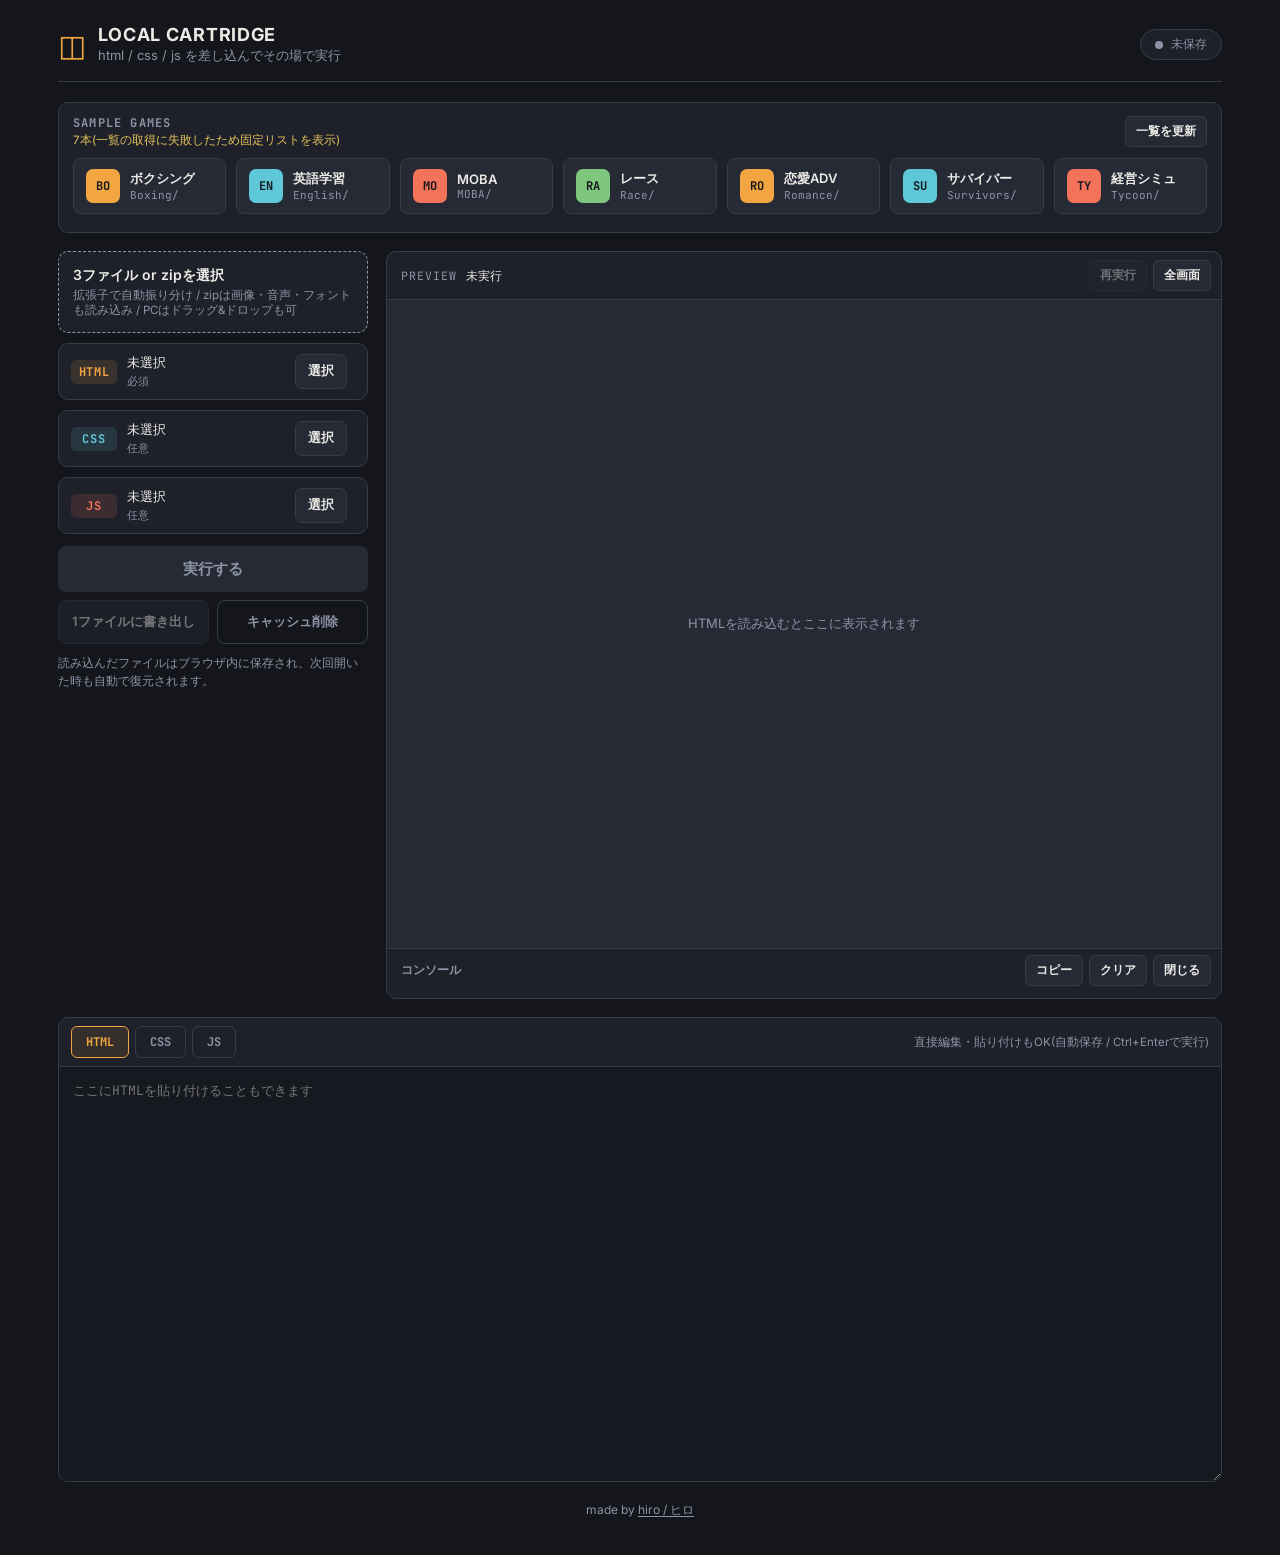
<file: index.html>
<!DOCTYPE html>
<html lang="ja">
<head>
<meta charset="UTF-8">
<meta name="viewport" content="width=device-width, initial-scale=1, maximum-scale=1, user-scalable=no, viewport-fit=cover">
<meta name="format-detection" content="telephone=no">
<meta name="apple-mobile-web-app-capable" content="yes">
<meta name="mobile-web-app-capable" content="yes">
<meta name="apple-mobile-web-app-status-bar-style" content="black-translucent">
<meta name="apple-mobile-web-app-title" content="CARTRIDGE">
<title>LOCAL CARTRIDGE | html/css/js プレビューランチャー</title>
<link rel="preconnect" href="https://fonts.googleapis.com">
<link rel="preconnect" href="https://fonts.gstatic.com" crossorigin>
<link href="https://fonts.googleapis.com/css2?family=JetBrains+Mono:wght@400;500;700&family=Inter:wght@400;500;600;700&display=swap" rel="stylesheet">
<link rel="stylesheet" href="./style.css">
</head>
<body>

<div class="app">

  <header class="app__header">
    <div class="brand">
      <span class="brand__mark" aria-hidden="true">&#9707;</span>
      <div class="brand__text">
        <h1>LOCAL CARTRIDGE</h1>
        <p>html / css / js を差し込んでその場で実行</p>
      </div>
    </div>
    <div class="cache-badge" id="cacheBadge">
      <span class="cache-badge__dot"></span>
      <span id="cacheBadgeText">未保存</span>
    </div>
  </header>

  <main class="workbench">

    <!-- 上:サンプルゲーム(GitHubのsample gameフォルダから読み込み) -->
    <section class="samples" aria-label="サンプルゲーム">
      <div class="samples__head">
        <div class="samples__heading">
          <h2 class="samples__title">SAMPLE GAMES</h2>
          <p class="samples__sub" id="sampleStatus">一覧を読み込み中...</p>
        </div>
        <button type="button" class="tool-btn" id="sampleRefreshBtn">一覧を更新</button>
      </div>
      <div class="samples__list" id="sampleList" role="list"></div>
    </section>

    <!-- 左:ファイル読み込み -->
    <section class="side" aria-label="ファイル読み込み">

      <label class="bulk" for="input-bulk">
        <span class="bulk__title">3ファイル or zipを選択</span>
        <span class="bulk__sub">拡張子で自動振り分け / zipは画像・音声・フォントも読み込み / PCはドラッグ&amp;ドロップも可</span>
      </label>
      <input type="file" id="input-bulk" class="file-input" multiple>

      <div class="slot" id="slot-html">
        <span class="slot__tag slot__tag--html">HTML</span>
        <div class="slot__body">
          <p class="slot__name" id="name-html">未選択</p>
          <p class="slot__meta" id="meta-html">必須</p>
        </div>
        <label class="slot__pick" for="input-html">選択</label>
        <input type="file" id="input-html" class="file-input">
        <button type="button" class="slot__clear" id="clear-html" aria-label="HTMLを外す" hidden>&times;</button>
      </div>

      <div class="slot" id="slot-css">
        <span class="slot__tag slot__tag--css">CSS</span>
        <div class="slot__body">
          <p class="slot__name" id="name-css">未選択</p>
          <p class="slot__meta" id="meta-css">任意</p>
        </div>
        <label class="slot__pick" for="input-css">選択</label>
        <input type="file" id="input-css" class="file-input">
        <button type="button" class="slot__clear" id="clear-css" aria-label="CSSを外す" hidden>&times;</button>
      </div>

      <div class="slot" id="slot-js">
        <span class="slot__tag slot__tag--js">JS</span>
        <div class="slot__body">
          <p class="slot__name" id="name-js">未選択</p>
          <p class="slot__meta" id="meta-js">任意</p>
        </div>
        <label class="slot__pick" for="input-js">選択</label>
        <input type="file" id="input-js" class="file-input">
        <button type="button" class="slot__clear" id="clear-js" aria-label="JSを外す" hidden>&times;</button>
      </div>

      <p class="asset-info" id="assetInfo" hidden></p>

      <div class="actions">
        <button type="button" class="btn btn--primary" id="runBtn" disabled>実行する</button>
        <button type="button" class="btn btn--sub" id="exportBtn" disabled>1ファイルに書き出し</button>
        <button type="button" class="btn btn--ghost" id="clearAllBtn">キャッシュ削除</button>
      </div>

      <p class="log" id="logText">読み込んだファイルはブラウザ内に保存され、次回開いた時も自動で復元されます。</p>

    </section>

    <!-- 右:プレビュー -->
    <section class="preview" id="preview" aria-label="プレビュー">
      <div class="preview__bar">
        <span class="preview__label">PREVIEW</span>
        <span class="preview__state" id="previewState">未実行</span>
        <div class="preview__tools">
          <button type="button" class="tool-btn" id="reloadBtn" disabled>再実行</button>
          <button type="button" class="tool-btn zoom-btn" id="zoomBtn" aria-label="全画面時の表示倍率を切り替え">表示 90%</button>
          <button type="button" class="tool-btn" id="fullBtn">全画面</button>
        </div>
      </div>
      <button type="button" class="float-handle" id="floatHandle" aria-label="操作バーを表示(ドラッグで移動)">
        <span class="float-handle__dots" aria-hidden="true"></span>
      </button>
      <div class="preview__stage">
        <iframe
          id="previewFrame"
          title="プレビュー"
          sandbox="allow-scripts allow-same-origin allow-forms allow-modals allow-popups allow-pointer-lock allow-downloads"
          allow="fullscreen; autoplay; clipboard-write"
          allowfullscreen
        ></iframe>
        <div class="preview__empty" id="previewEmpty">HTMLを読み込むとここに表示されます</div>
      </div>

      <div class="console" id="consolePanel">
        <div class="console__bar">
          <span class="console__title">コンソール</span>
          <span class="console__count" id="consoleCount" hidden>0</span>
          <div class="console__tools">
            <button type="button" class="tool-btn" id="consoleCopyBtn">コピー</button>
            <button type="button" class="tool-btn" id="consoleClearBtn">クリア</button>
            <button type="button" class="tool-btn" id="consoleToggleBtn" aria-expanded="true">閉じる</button>
          </div>
        </div>
        <ol class="console__list" id="consoleList"></ol>
      </div>
    </section>

    <!-- 下:エディタ -->
    <section class="editor" aria-label="コードエディタ">
      <div class="editor__bar">
        <div class="tabs" role="tablist">
          <button type="button" class="tab is-active" role="tab" data-tab="html" aria-selected="true">HTML</button>
          <button type="button" class="tab" role="tab" data-tab="css" aria-selected="false">CSS</button>
          <button type="button" class="tab" role="tab" data-tab="js" aria-selected="false">JS</button>
        </div>
        <span class="editor__note">直接編集・貼り付けもOK(自動保存 / Ctrl+Enterで実行)</span>
      </div>
      <textarea
        id="editor"
        class="editor__area"
        spellcheck="false"
        autocapitalize="off"
        autocomplete="off"
        autocorrect="off"
        wrap="off"
        placeholder="ここにHTMLを貼り付けることもできます"
      ></textarea>
    </section>

  </main>

  <footer class="app__footer">
    made by <a href="https://github.com/h1ro223" target="_blank" rel="noopener noreferrer">hiro / ヒロ</a>
  </footer>

</div>

<div class="drop-overlay" id="dropOverlay" aria-hidden="true">
  <p>ここにドロップして読み込み</p>
</div>

<script src="./script.js"></script>
</body>
</html>
</file>
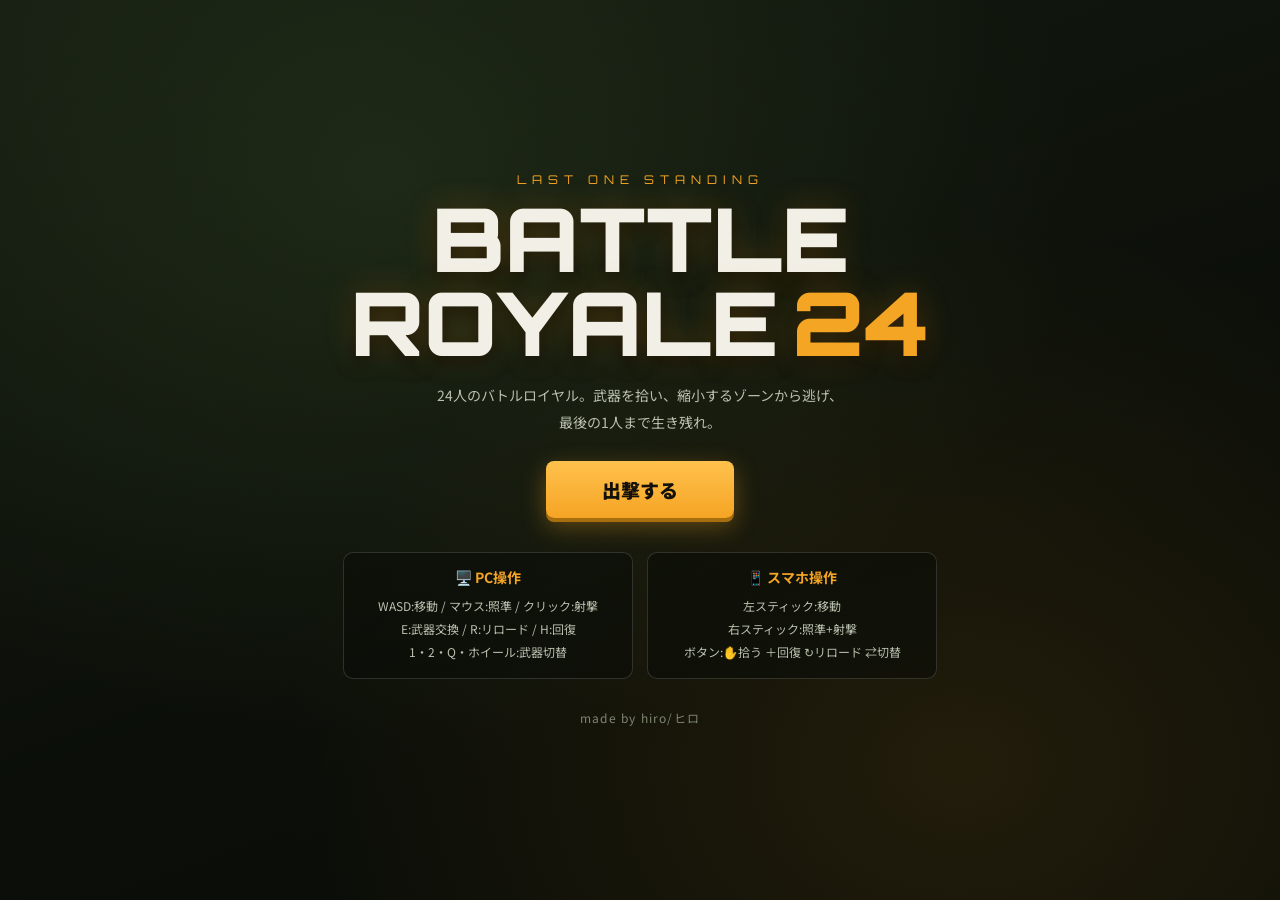
<file: sample game/2DBattleRoyal/index.html>
<!DOCTYPE html>
<html lang="ja">
<head>
<meta charset="UTF-8">
<meta name="viewport" content="width=device-width, initial-scale=1.0, maximum-scale=1.0, user-scalable=no, viewport-fit=cover">
<title>BATTLE ROYALE 24 | made by hiro</title>
<meta name="description" content="24人バトルロイヤル・シューティングゲーム。最後の1人まで生き残れ! made by hiro/ヒロ">
<link rel="preconnect" href="https://fonts.googleapis.com">
<link rel="preconnect" href="https://fonts.gstatic.com" crossorigin>
<link href="https://fonts.googleapis.com/css2?family=Orbitron:wght@500;700;900&family=Noto+Sans+JP:wght@400;700;900&display=swap" rel="stylesheet">
<link rel="stylesheet" href="./style.css">
</head>
<body>

<!-- ゲーム画面 -->
<canvas id="game"></canvas>

<!-- HUD -->
<div id="hud" class="hidden">
  <div id="topbar">
    <div class="tb-box"><span class="tb-ico">👥</span><span id="aliveNum">24</span></div>
    <div id="zoneMsg" class="tb-box zone-safe">待機中</div>
    <div class="tb-box"><span class="tb-ico">💀</span><span id="killNum">0</span></div>
  </div>

  <div id="mapWrap">
    <canvas id="minimap" width="300" height="300"></canvas>
  </div>
  <div id="killfeed"></div>

  <div id="bottomHud">
    <div id="healPanel">
      <div class="heal-item" id="hpBandage"><span class="hi-ico">🩹</span><span class="hi-num" id="bandageNum">0</span></div>
      <div class="heal-item" id="hpMedkit"><span class="hi-ico">💊</span><span class="hi-num" id="medkitNum">0</span></div>
    </div>
    <div id="healthWrap">
      <div id="armorBar"><div id="armorFill"></div></div>
      <div id="hpBar"><div id="hpFill"></div><span id="hpText">100</span></div>
      <div id="healCast" class="hidden"><div id="healCastFill"></div><span id="healCastLabel">回復中...</span></div>
    </div>
    <div id="weaponPanel">
      <div class="wslot" id="wslot0"><span class="ws-key">1</span><span class="ws-name">素手</span><span class="ws-mag"></span></div>
      <div class="wslot" id="wslot1"><span class="ws-key">2</span><span class="ws-name">---</span><span class="ws-mag"></span></div>
      <div id="ammoBox"><span id="ammoMag">-</span><span id="ammoSep">/</span><span id="ammoReserve">-</span></div>
    </div>
  </div>

  <div id="prompt" class="hidden"></div>
  <div id="spectateBar" class="hidden">観戦中: <span id="specName"></span></div>
</div>

<!-- タッチ操作UI -->
<div id="touchUI" class="hidden">
  <div id="stickL" class="stick"><div class="stick-knob"></div></div>
  <div id="stickR" class="stick"><div class="stick-knob"></div></div>
  <div id="touchBtns">
    <button id="btnPick" class="tbtn hidden">✋</button>
    <button id="btnHeal" class="tbtn">＋</button>
    <button id="btnReload" class="tbtn">↻</button>
    <button id="btnSwap" class="tbtn">⇄</button>
  </div>
</div>

<!-- 被弾エフェクト -->
<div id="vignette"></div>
<!-- カウントダウン -->
<div id="countdown" class="hidden"></div>

<!-- メニュー画面 -->
<div id="menu" class="screen">
  <div class="menu-inner">
    <p class="menu-eyebrow">LAST ONE STANDING</p>
    <h1 class="menu-title">BATTLE<br>ROYALE<span class="mt-24">24</span></h1>
    <p class="menu-desc">24人のバトルロイヤル。武器を拾い、縮小するゾーンから逃げ、<br class="pc-only">最後の1人まで生き残れ。</p>
    <button id="btnPlay" class="big-btn">出撃する</button>
    <div class="menu-help">
      <div class="help-col">
        <h3>🖥️ PC操作</h3>
        <p>WASD:移動 / マウス:照準 / クリック:射撃<br>E:武器交換 / R:リロード / H:回復<br>1・2・Q・ホイール:武器切替</p>
      </div>
      <div class="help-col">
        <h3>📱 スマホ操作</h3>
        <p>左スティック:移動<br>右スティック:照準+射撃<br>ボタン:✋拾う ＋回復 ↻リロード ⇄切替</p>
      </div>
    </div>
    <a class="credit" href="https://github.com/h1ro223" target="_blank" rel="noopener">made by hiro/ヒロ</a>
  </div>
</div>

<!-- リザルト画面 -->
<div id="result" class="screen hidden">
  <div class="menu-inner">
    <p id="resultBanner" class="result-banner">#2</p>
    <h2 id="resultTitle" class="result-title">戦闘不能...</h2>
    <div class="result-stats">
      <div class="rs-item"><span class="rs-label">順位</span><span class="rs-val" id="rsRank">-</span></div>
      <div class="rs-item"><span class="rs-label">キル</span><span class="rs-val" id="rsKills">-</span></div>
      <div class="rs-item"><span class="rs-label">与ダメージ</span><span class="rs-val" id="rsDmg">-</span></div>
      <div class="rs-item"><span class="rs-label">生存時間</span><span class="rs-val" id="rsTime">-</span></div>
    </div>
    <div class="result-btns">
      <button id="btnSpectate" class="big-btn sub">観戦する</button>
      <button id="btnRetry" class="big-btn">もう一度出撃</button>
    </div>
    <a class="credit" href="https://github.com/h1ro223" target="_blank" rel="noopener">made by hiro/ヒロ</a>
  </div>
</div>

<script src="./script.js"></script>
</body>
</html>
</file>
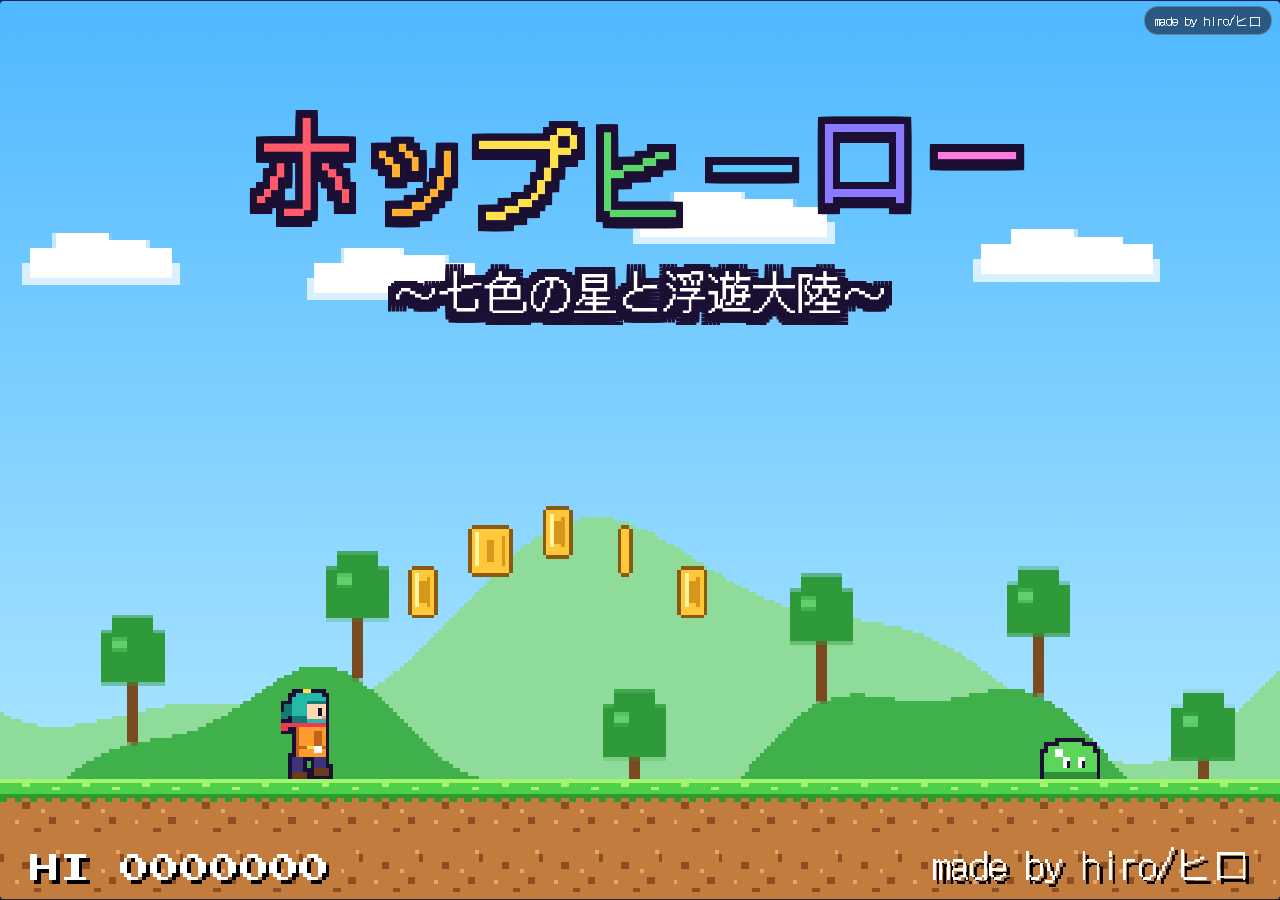
<file: sample game/Action/index.html>
<!DOCTYPE html>
<html lang="ja">
<head>
<meta charset="UTF-8">
<meta name="viewport" content="width=device-width, initial-scale=1, maximum-scale=1, user-scalable=no, viewport-fit=cover">
<meta name="apple-mobile-web-app-capable" content="yes">
<meta name="mobile-web-app-capable" content="yes">
<meta name="format-detection" content="telephone=no">
<meta name="theme-color" content="#05060f">
<title>ホップヒーロー ～七色の星と浮遊大陸～ | made by hiro/ヒロ</title>
<link rel="preconnect" href="https://fonts.googleapis.com">
<link rel="preconnect" href="https://fonts.gstatic.com" crossorigin>
<link href="https://fonts.googleapis.com/css2?family=DotGothic16&family=Press+Start+2P&display=swap" rel="stylesheet">
<link rel="stylesheet" href="./style.css">
</head>
<body>
<div id="app">
  <canvas id="game" width="400" height="240"></canvas>
</div>

<!-- スマホ用タッチコントローラー（左半分：仮想スティック／右半分：ボタン） -->
<div id="touch">
  <div id="stickBase" class="idle"><div id="stickKnob"></div></div>
  <div class="btn" id="btnB">B<small>ダッシュ・炎</small></div>
  <div class="btn" id="btnA">A<small>ジャンプ</small></div>
  <div class="btn small" id="btnP">II</div>
</div>

<div id="rotate">よこ向きがおすすめ！</div>

<a id="credit" href="https://github.com/h1ro223" target="_blank" rel="noopener">made by hiro/ヒロ</a>

<script src="./script.js"></script>
</body>
</html>
</file>
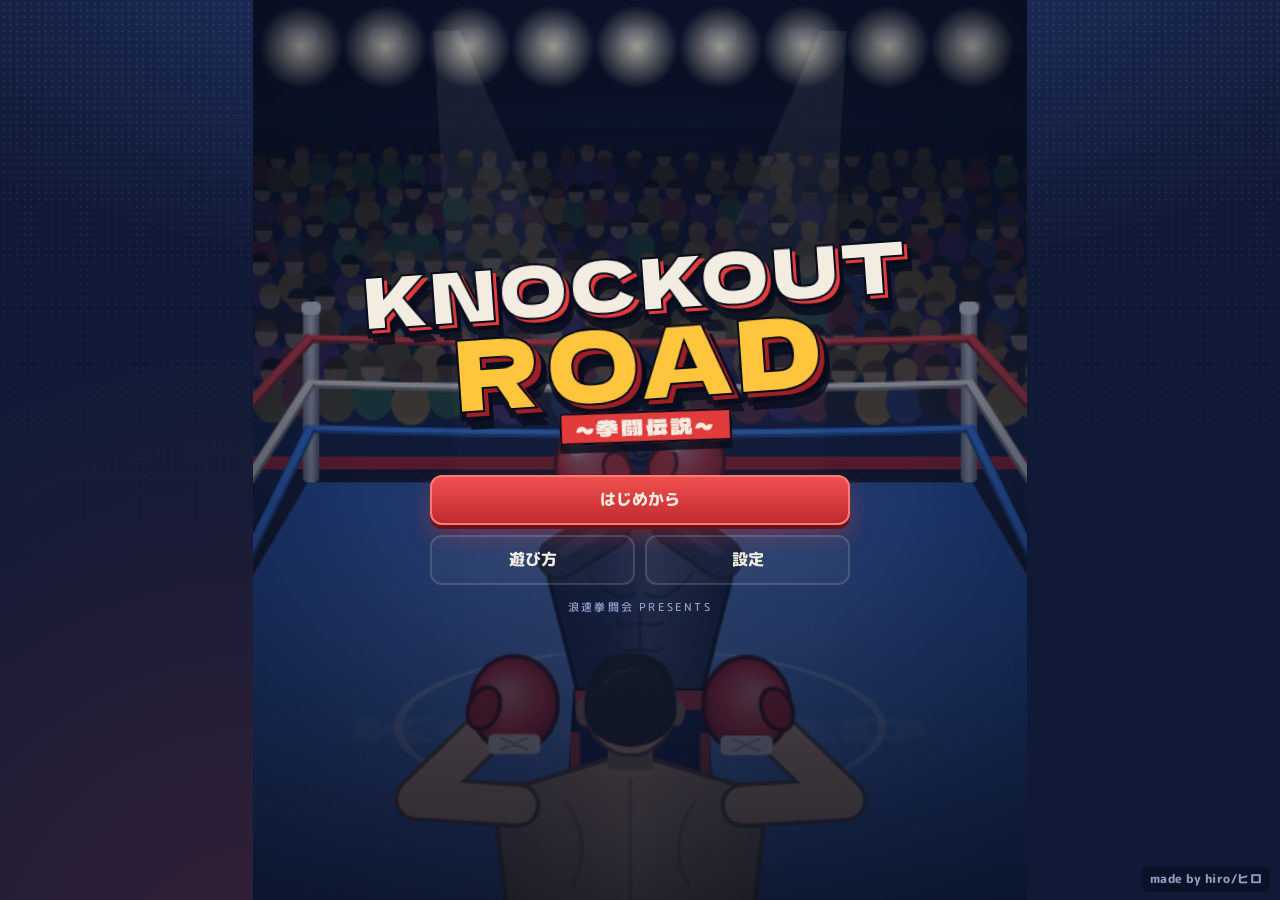
<file: sample game/Boxing/index.html>
<!DOCTYPE html>
<html lang="ja">
<head>
<meta charset="UTF-8">
<meta name="viewport" content="width=device-width,initial-scale=1,maximum-scale=1,user-scalable=no,viewport-fit=cover">
<meta name="theme-color" content="#101a36">
<meta name="apple-mobile-web-app-capable" content="yes">
<meta name="mobile-web-app-capable" content="yes">
<meta name="apple-mobile-web-app-status-bar-style" content="black-translucent">
<meta name="format-detection" content="telephone=no">
<meta name="description" content="KNOCKOUT ROAD ～拳闘伝説～ ルーキーから世界の頂点へ。見切って、かわして、カウンターで倒せ！ made by hiro/ヒロ">
<title>KNOCKOUT ROAD ～拳闘伝説～</title>
<link rel="preconnect" href="https://fonts.googleapis.com">
<link rel="preconnect" href="https://fonts.gstatic.com" crossorigin>
<link href="https://fonts.googleapis.com/css2?family=Dela+Gothic+One&family=M+PLUS+Rounded+1c:wght@500;800&display=swap" rel="stylesheet">
<link rel="stylesheet" href="./style.css">
</head>
<body>
<div id="app">

  <!-- ===== タイトル ===== -->
  <section id="scr-title" class="scr on">
    <canvas id="titleCv" width="480" height="560" aria-hidden="true"></canvas>
    <div class="title-wrap">
      <h1 class="logo">
        <span class="l1">KNOCKOUT</span>
        <span class="l2">ROAD</span>
        <span class="l3">～拳闘伝説～</span>
      </h1>
      <div id="titleBtns" class="title-btns"></div>
      <p class="press">浪速拳闘会 PRESENTS</p>
    </div>
    <a class="credit" href="https://github.com/h1ro223" target="_blank" rel="noopener">made by hiro/ヒロ</a>
  </section>

  <!-- ===== キャリア拠点（ジム） ===== -->
  <section id="scr-hub" class="scr"></section>

  <!-- ===== 汎用メニュー ===== -->
  <section id="scr-menu" class="scr">
    <header class="mhead">
      <button class="back" data-cmd="back" type="button">◀ もどる</button>
      <h2 id="menuTitle"></h2>
      <div id="menuMeta" class="mmeta"></div>
    </header>
    <div id="menuBody" class="mbody"></div>
    <a class="credit credit-menu" href="https://github.com/h1ro223" target="_blank" rel="noopener">made by hiro/ヒロ</a>
  </section>

  <!-- ===== VS / ストーリー / リザルト ===== -->
  <section id="scr-vs" class="scr"></section>
  <section id="scr-story" class="scr"></section>
  <section id="scr-result" class="scr"></section>

  <!-- ===== 試合・トレーニング ===== -->
  <section id="scr-game" class="scr">
    <div id="canvasBox"><canvas id="cv" aria-label="ゲーム画面"></canvas>
      <button id="btnPause" type="button" aria-label="ポーズ">II</button>
    </div>
    <div id="pad">
      <div class="cross">
        <button class="pb pb-guard" data-act="guard" type="button"><b>▲</b><i>ガード</i></button>
        <button class="pb pb-dl" data-act="dL" type="button"><b>◀</b><i>回避</i></button>
        <button class="pb pb-dr" data-act="dR" type="button"><b>▶</b><i>回避</i></button>
        <button class="pb pb-duck" data-act="duck" type="button"><b>▼</b><i>ダッキング</i></button>
      </div>
      <div class="atk">
        <button class="pb pb-lf" data-act="lf" type="button"><b>左</b><i>顔</i></button>
        <button class="pb pb-rf" data-act="rf" type="button"><b>右</b><i>顔</i></button>
        <button class="pb pb-lb" data-act="lb" type="button"><b>左</b><i>ボディ</i></button>
        <button class="pb pb-rb" data-act="rb" type="button"><b>右</b><i>ボディ</i></button>
        <button class="pb pb-star" data-act="star" type="button"><b>★</b><i>スターパンチ</i></button>
      </div>
    </div>
  </section>

  <div id="modal" class="modal"><div class="mbox" id="mbox"></div></div>
  <div id="toast"></div>
</div>
<!-- KNOCKOUT ROAD ～拳闘伝説～ made by hiro/ヒロ https://github.com/h1ro223 -->
<script src="./script.js"></script>
</body>
</html>
</file>
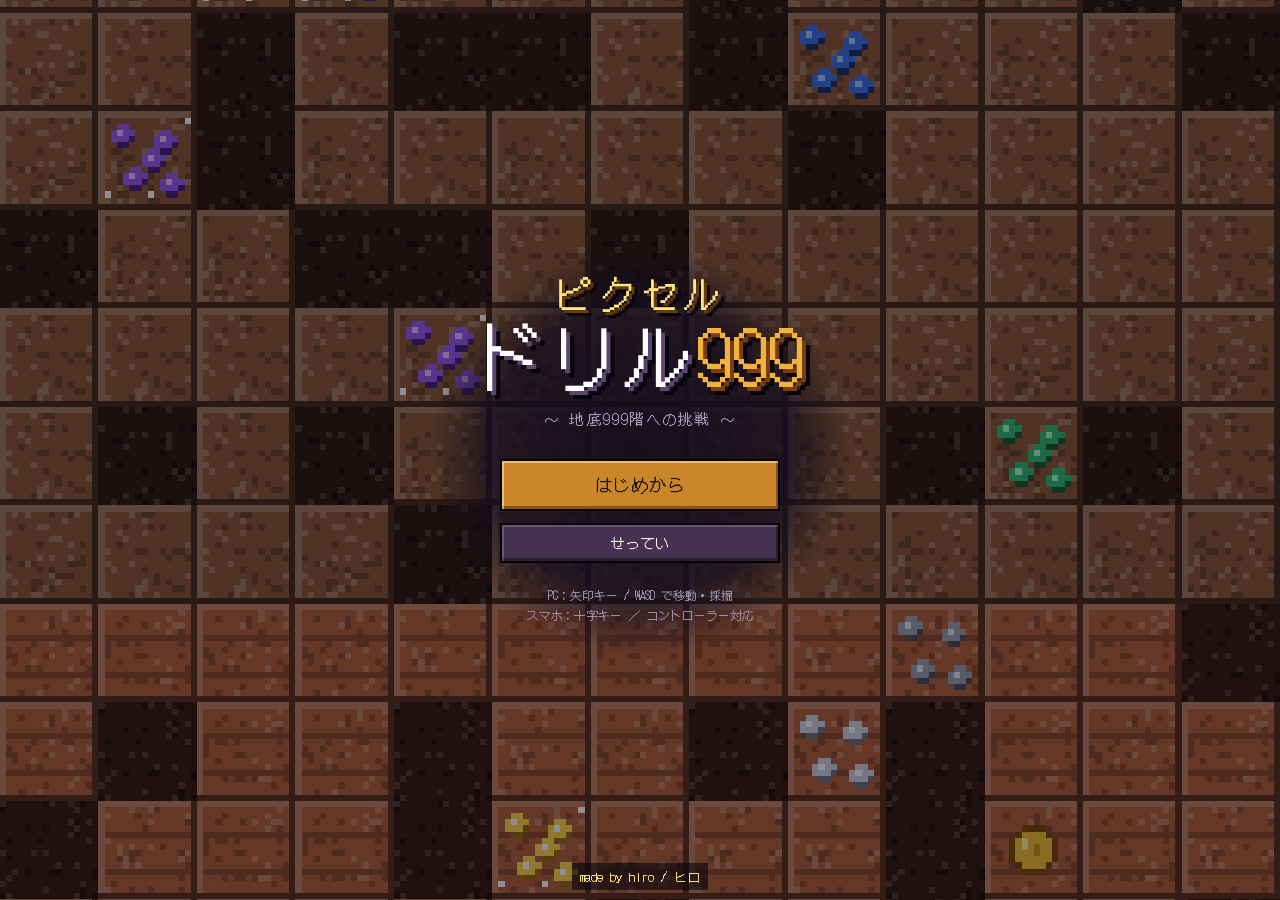
<file: sample game/DigTycoon/index.html>
<!DOCTYPE html>
<html lang="ja">
<head>
<meta charset="UTF-8">
<meta name="viewport" content="width=device-width, initial-scale=1, maximum-scale=1, user-scalable=no, viewport-fit=cover">
<meta name="format-detection" content="telephone=no">
<meta name="apple-mobile-web-app-capable" content="yes">
<meta name="mobile-web-app-capable" content="yes">
<meta name="apple-mobile-web-app-status-bar-style" content="black-translucent">
<meta name="theme-color" content="#120c1e">
<title>ピクセルドリル999 〜地底999階への挑戦〜</title>
<link rel="preconnect" href="https://fonts.googleapis.com">
<link rel="preconnect" href="https://fonts.gstatic.com" crossorigin>
<link href="https://fonts.googleapis.com/css2?family=DotGothic16&display=swap" rel="stylesheet">
<link rel="stylesheet" href="./style.css">
</head>
<body>
<div id="app">

  <!-- ===== タイトル ===== -->
  <section id="scr-title" class="screen active">
    <canvas id="title-bg" width="208" height="360"></canvas>
    <div class="title-box">
      <div class="logo">
        <span class="l1">ピクセル</span>
        <span class="l2">ドリル<b>999</b></span>
      </div>
      <p class="subtitle">〜 地底999階への挑戦 〜</p>
      <div class="title-btns">
        <button id="btn-continue" class="btn big primary" data-k="t-cont">つづきから</button>
        <button id="btn-new" class="btn big" data-k="t-new">はじめから</button>
        <button id="btn-title-set" class="btn" data-k="t-set">せってい</button>
      </div>
      <p class="title-hint">PC：矢印キー / WASD で移動・採掘<br>スマホ：十字キー ／ コントローラー対応</p>
    </div>
    <a class="credit" href="https://github.com/h1ro223" target="_blank" rel="noopener" data-k="t-credit">made by hiro / ヒロ</a>
  </section>

  <!-- ===== 地上キャンプ ===== -->
  <section id="scr-camp" class="screen">
    <header class="camp-head">
      <canvas id="camp-banner" width="208" height="72"></canvas>
      <div class="camp-info">
        <div class="ci"><span class="ic ic-coin"></span><b id="c-coins">0</b></div>
        <div class="ci">最深 <b id="c-deep">-</b></div>
      </div>
      <button id="btn-camp-set" class="btn icon" data-k="c-set" aria-label="せってい">⚙</button>
    </header>
    <nav class="tabs" id="tabs">
      <button class="tab" data-tab="depart" data-k="tab-depart">出発</button>
      <button class="tab" data-tab="forge" data-k="tab-forge">鍛冶</button>
      <button class="tab" data-tab="equip" data-k="tab-equip">装備</button>
      <button class="tab" data-tab="store" data-k="tab-store">倉庫</button>
      <button class="tab" data-tab="shop" data-k="tab-shop">強化</button>
      <button class="tab" data-tab="dex" data-k="tab-dex">図鑑</button>
      <button class="tab" data-tab="rec" data-k="tab-rec">記録</button>
    </nav>
    <main class="tab-body" id="tab-body"></main>
    <footer class="camp-foot">
      <a class="credit-s" href="https://github.com/h1ro223" target="_blank" rel="noopener" data-k="c-credit">made by hiro / ヒロ</a>
    </footer>
  </section>

  <!-- ===== 採掘 ===== -->
  <section id="scr-dive" class="screen">
    <div class="hud">
      <div class="hud-floor"><b id="h-floor">地表</b><span id="h-biome"></span></div>
      <div class="hud-mid">
        <div class="ebar"><div id="h-ebar"></div><span id="h-etext"></span></div>
        <div class="hud-row">
          <span class="hb" id="h-bagbox"><span class="ic ic-bag"></span><b id="h-bag">0/0</b></span>
          <span class="hb"><span class="ic ic-coin"></span><b id="h-coin">0</b></span>
        </div>
      </div>
      <div class="hud-btns">
        <button id="h-ret" class="btn sm" data-k="h-ret">帰還</button>
        <button id="h-pause" class="btn sm" data-k="h-pause" aria-label="ポーズ">Ⅱ</button>
      </div>
    </div>
    <div class="view" id="view">
      <div class="stage" id="stage">
        <canvas id="game" width="208" height="256"></canvas>
        <div id="fx"></div>
        <div id="banner"></div>
        <div id="status"></div>
      </div>
    </div>
    <div class="touch-ctrl" id="touch-ctrl">
      <div class="dpad" id="dpad" data-dir="">
        <div class="dp up"></div>
        <div class="dp down"></div>
        <div class="dp left"></div>
        <div class="dp right"></div>
        <div class="dp-c"></div>
      </div>
      <div class="tc-right">
        <button id="tc-ret" class="round">帰還</button>
      </div>
    </div>
  </section>
</div>

<div id="modal-root"></div>
<div id="toasts"></div>

<script src="./script.js"></script>
</body>
</html>
</file>
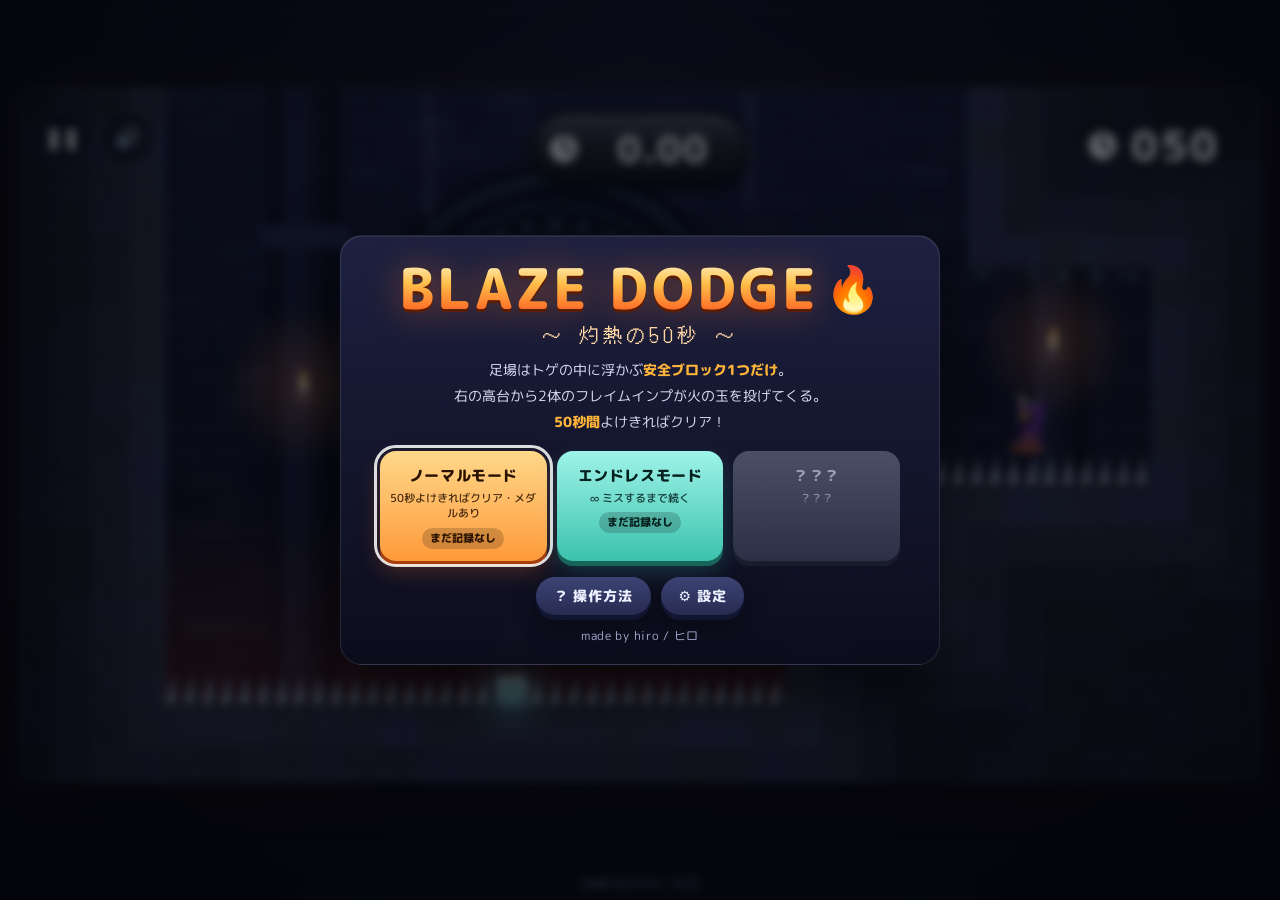
<file: sample game/dodge/index.html>
<!DOCTYPE html>
<html lang="ja">
<head>
  <meta charset="UTF-8">
  <meta name="viewport" content="width=device-width, initial-scale=1, maximum-scale=1, user-scalable=no, viewport-fit=cover">
  <meta name="apple-mobile-web-app-capable" content="yes">
  <meta name="mobile-web-app-capable" content="yes">
  <meta name="apple-mobile-web-app-status-bar-style" content="black-translucent">
  <meta name="format-detection" content="telephone=no">
  <meta name="theme-color" content="#06070e">
  <title>BLAZE DODGE 🔥 | made by hiro</title>
  <link rel="preconnect" href="https://fonts.googleapis.com">
  <link rel="preconnect" href="https://fonts.gstatic.com" crossorigin>
  <link href="https://fonts.googleapis.com/css2?family=DotGothic16&family=M+PLUS+Rounded+1c:wght@500;800&display=swap" rel="stylesheet">
  <link rel="stylesheet" href="./style.css">
</head>
<body>
  <div id="app">

    <!-- ===== ゲーム画面 ===== -->
    <div id="stage">
      <div id="game">
        <canvas id="cv"></canvas>

        <div id="hud">
          <div id="hud-btns">
            <button id="btn-pause" class="hbtn" type="button" aria-label="ポーズ">❚❚</button>
            <button id="btn-sound" class="hbtn" type="button" aria-label="サウンド切り替え">🔊</button>
          </div>
          <div id="hud-watch">
            <svg class="clock" viewBox="0 0 24 24" aria-hidden="true"><circle cx="12" cy="12" r="10" fill="#fff" stroke="#1b1d27" stroke-width="2.2"/><path d="M12 6.2V12l4 2.3" stroke="#1b1d27" stroke-width="2.6" fill="none" stroke-linecap="round"/></svg>
            <span id="watch">0.00</span>
          </div>
          <div id="hud-remain">
            <svg class="clock" viewBox="0 0 24 24" aria-hidden="true"><circle cx="12" cy="12" r="10" fill="#fff" stroke="#1b1d27" stroke-width="2.2"/><path d="M12 6.2V12l4 2.3" stroke="#1b1d27" stroke-width="2.6" fill="none" stroke-linecap="round"/></svg>
            <span id="remain">050</span>
          </div>
        </div>

        <div id="banner"></div>
      </div>
    </div>

    <!-- ===== スマホ用コントローラー ===== -->
    <div id="controls" aria-hidden="true">
      <div id="pad-left">
        <div id="dpad">
          <span class="dp dp-l">◀</span>
          <span class="dp dp-r">▶</span>
          <span class="dp dp-u">▲</span>
          <span class="dp dp-d">▼</span>
          <div id="dpad-knob"></div>
        </div>
      </div>
      <div id="pad-right">
        <button class="cbtn" id="b-spin" data-k="spin" type="button">SPIN</button>
        <button class="cbtn" id="b-jump" data-k="jump" type="button">JUMP</button>
      </div>
    </div>

    <footer id="credit">
      <a href="https://github.com/h1ro223" target="_blank" rel="noopener">made by hiro / ヒロ</a>
    </footer>

    <!-- ===== タイトル ===== -->
    <div id="ov-title" class="overlay show">
      <div class="card scroll">
        <h1 class="logo">
          <span class="logo-row">
            <span class="en">BLAZE DODGE</span>
            <button id="logo-mark" class="logo-mark" type="button" aria-label="ステージを切り替える">🔥</button>
          </span>
          <span class="jp">～ 灼熱の50秒 ～</span>
        </h1>
        <p class="mission">
          足場はトゲの中に浮かぶ<b>安全ブロック1つだけ</b>。<br>
          <span id="mission-enemy">右の高台から2体</span>のフレイムインプが火の玉を投げてくる。<br>
          <b>50秒間</b>よけきればクリア！
        </p>

        <div class="modes">
          <button class="mode-btn" data-mode="normal" type="button">
            <span class="m-name">ノーマルモード</span>
            <span class="m-sub">50秒よけきればクリア・メダルあり</span>
            <span class="m-best" id="best-normal">まだ記録なし</span>
          </button>
          <button class="mode-btn" data-mode="endless" type="button">
            <span class="m-name">エンドレスモード</span>
            <span class="m-sub">∞ ミスするまで続く</span>
            <span class="m-best" id="best-endless">まだ記録なし</span>
          </button>
          <button class="mode-btn hard" data-mode="hard" type="button">
            <span class="m-name">ハードモード</span>
            <span class="m-sub">∞ 15秒ごとにレベルアップ</span>
            <span class="m-best" id="best-hard">まだ記録なし</span>
          </button>
        </div>
        <div class="sub-btns">
          <button id="btn-help" class="btn sub small" type="button">？ 操作方法</button>
          <button id="btn-settings" class="btn sub small" type="button">⚙ 設定</button>
        </div>
        <a class="credit-in" href="https://github.com/h1ro223" target="_blank" rel="noopener">made by hiro / ヒロ</a>
      </div>
    </div>

    <!-- ===== ポーズ ===== -->
    <div id="ov-pause" class="overlay">
      <div class="card scroll small">
        <h2 class="ov-head">ポーズ中</h2>
        <div class="btn-col">
          <button id="btn-resume" class="btn" type="button">つづける</button>
          <button id="btn-p-retry" class="btn sub" type="button">最初からやり直す</button>
          <button id="btn-p-help" class="btn sub" type="button">？ 操作方法</button>
          <button id="btn-p-settings" class="btn sub" type="button">⚙ 設定</button>
          <button id="btn-p-title" class="btn sub" type="button">タイトルへ戻る</button>
        </div>
      </div>
    </div>

    <!-- ===== 操作方法 ===== -->
    <div id="ov-help" class="overlay">
      <div class="card scroll">
        <h2 class="ov-head">操作方法</h2>
        <div class="tabs" role="tablist">
          <button class="tab" data-tab="touch" type="button" role="tab">スマホ</button>
          <button class="tab" data-tab="pc" type="button" role="tab">PC</button>
          <button class="tab" data-tab="pad" type="button" role="tab">コントローラー</button>
        </div>

        <div class="howto tab-panel" data-panel="touch">
          <table>
            <tr><th>左パッド</th><td>左右にずらして移動。大きくずらすとダッシュ</td></tr>
            <tr><th>左パッド（下）</th><td>地上でしゃがみ、空中でヒップドロップ</td></tr>
            <tr><th>ヒップキャンセル</th><td>ヒップドロップで落ち始めたらパッドを上に。すぐ空中スピンが出せる</td></tr>
            <tr><th>JUMP</th><td>ジャンプ（長押しで高く跳ぶ）。空中で押すと空中スピン</td></tr>
            <tr><th>SPIN</th><td>空中スピン（落下がゆっくりになる）。地上ならスピンジャンプ（着地までスピン・ヒップドロップ不可）</td></tr>
            <tr><th>壁キック</th><td>壁に向かってパッドを倒しながら JUMP</td></tr>
            <tr><th>❚❚</th><td>ポーズ</td></tr>
          </table>
          <p class="note">横画面だと画面いっぱいで遊べます。ボタンの大きさや位置は「設定」で変えられます。</p>
        </div>

        <div class="howto tab-panel" data-panel="pc" hidden>
          <table>
            <tr><th>移動</th><td><kbd>←</kbd><kbd>→</kbd> または <kbd>A</kbd><kbd>D</kbd></td></tr>
            <tr><th>ダッシュ</th><td><kbd>Shift</kbd> か <kbd>X</kbd> を押しながら移動</td></tr>
            <tr><th>ジャンプ</th><td><kbd>Space</kbd> <kbd>Z</kbd> <kbd>↑</kbd>（長押しで高く跳ぶ。空中で押すと空中スピン）</td></tr>
            <tr><th>空中スピン</th><td><kbd>C</kbd>（落下がゆっくりになる。少し間をあければ何回でも。地上ならスピンジャンプ）</td></tr>
            <tr><th>壁キック</th><td>壁に向かって押しながらジャンプ</td></tr>
            <tr><th>しゃがみ</th><td>地上で <kbd>↓</kbd> か <kbd>S</kbd></td></tr>
            <tr><th>ヒップドロップ</th><td>空中で <kbd>↓</kbd> か <kbd>S</kbd></td></tr>
            <tr><th>ヒップキャンセル</th><td>ヒップドロップで落ち始めたら <kbd>↑</kbd> か <kbd>W</kbd>。すぐ空中スピンが出せる</td></tr>
            <tr><th>ポーズ</th><td><kbd>Esc</kbd> か <kbd>P</kbd></td></tr>
            <tr><th>決定</th><td><kbd>Enter</kbd>（前回のモードで開始・もう一度）</td></tr>
          </table>
        </div>

        <div class="howto tab-panel" data-panel="pad" hidden>
          <table>
            <tr><th>移動</th><td>左スティック・十字キーの左右</td></tr>
            <tr><th>ダッシュ</th><td>左スティックを大きく倒す</td></tr>
            <tr><th>ジャンプ</th><td>A・B（長押しで高く跳ぶ。空中で押すと空中スピン）</td></tr>
            <tr><th>空中スピン</th><td>X・Y・LB・RB・LT・RT（落下がゆっくりになる）</td></tr>
            <tr><th>壁キック</th><td>壁に向かって倒しながらジャンプ</td></tr>
            <tr><th>しゃがみ</th><td>地上で下（スティック・十字キー）</td></tr>
            <tr><th>ヒップドロップ</th><td>空中で下（スティック・十字キー）</td></tr>
            <tr><th>ヒップキャンセル</th><td>ヒップドロップで落ち始めたら上。すぐ空中スピンが出せる</td></tr>
            <tr><th>ポーズ</th><td>スタート（＋）ボタン</td></tr>
            <tr><th>決定</th><td>A・B</td></tr>
          </table>
          <p class="note">ボタン名はXbox配置での表記です（Aは下、Bは右のボタン）。Switch系のコントローラーは「設定」でA/B・X/Yを入れ替えられます。</p>
        </div>

        <div class="btn-col">
          <button id="btn-help-back" class="btn" type="button">戻る</button>
        </div>
      </div>
    </div>

    <!-- ===== 設定 ===== -->
    <div id="ov-settings" class="overlay">
      <div class="card scroll small">
        <h2 class="ov-head">設定</h2>
        <p id="set-note" class="set-note"></p>
        <div class="set-wrap">
        <div class="set-list">
          <label class="set-row" for="set-pad">
            <span class="set-label">パッドの大きさ</span>
            <input type="range" id="set-pad" min="60" max="150" step="5">
            <output id="out-pad">100%</output>
          </label>
          <label class="set-row" for="set-btn">
            <span class="set-label">ボタンの大きさ</span>
            <input type="range" id="set-btn" min="60" max="150" step="5">
            <output id="out-btn">100%</output>
          </label>
          <label class="set-row" for="set-op">
            <span class="set-label">不透明度</span>
            <input type="range" id="set-op" min="30" max="100" step="5">
            <output id="out-op">80%</output>
          </label>
          <button id="set-swap" class="set-row set-toggle" type="button" role="switch" aria-checked="false">
            <span class="set-label">A/B・X/Y入れ替え</span>
            <span class="set-sub">Switch系のコントローラー向け</span>
            <span id="out-swap" class="toggle-pill">OFF</span>
          </button>
        </div>
        <div class="btn-col">
          <button id="btn-edit-pos" class="btn sub" type="button">ボタンの位置を調整する</button>
          <button id="btn-set-reset" class="btn sub" type="button">ボタン設定を元に戻す</button>
          <button id="btn-data-reset" class="btn danger" type="button">データを初期化</button>
          <button id="btn-set-back" class="btn" type="button">戻る</button>
        </div>
        </div>
      </div>
    </div>

    <!-- ===== 位置調整中のバー ===== -->
    <div id="edit-bar">
      <p>パッドやボタンをドラッグして動かせます</p>
      <div class="edit-actions">
        <button id="btn-edit-reset" class="btn sub small" type="button">位置をリセット</button>
        <button id="btn-edit-done" class="btn small" type="button">完了</button>
      </div>
    </div>

    <!-- ===== リザルト ===== -->
    <div id="ov-result" class="overlay">
      <div class="card scroll small">
        <p id="res-mode" class="res-mode"></p>
        <h2 id="res-title" class="res-title">MISS…</h2>
        <p class="res-time"><span id="res-time">0.00</span><small>秒</small></p>
        <p id="res-medal" class="res-medal" hidden><span class="medal-dot big"></span><span id="res-medal-name"></span></p>
        <p id="res-new" class="res-new" hidden>ベスト記録更新！</p>
        <p id="res-unlock" class="res-unlock" hidden>🔓 ハードモード解放！</p>
        <p id="res-msg" class="res-msg"></p>
        <p class="best">ベスト記録：<span id="res-best">--</span></p>
        <div class="btn-col">
          <button id="btn-retry" class="btn" type="button">もう一度</button>
          <button id="btn-r-title" class="btn sub" type="button">タイトルへ戻る</button>
        </div>
        <a class="credit-in" href="https://github.com/h1ro223" target="_blank" rel="noopener">made by hiro / ヒロ</a>
      </div>
    </div>

  </div>
  <script src="./script.js"></script>
</body>
</html>
</file>
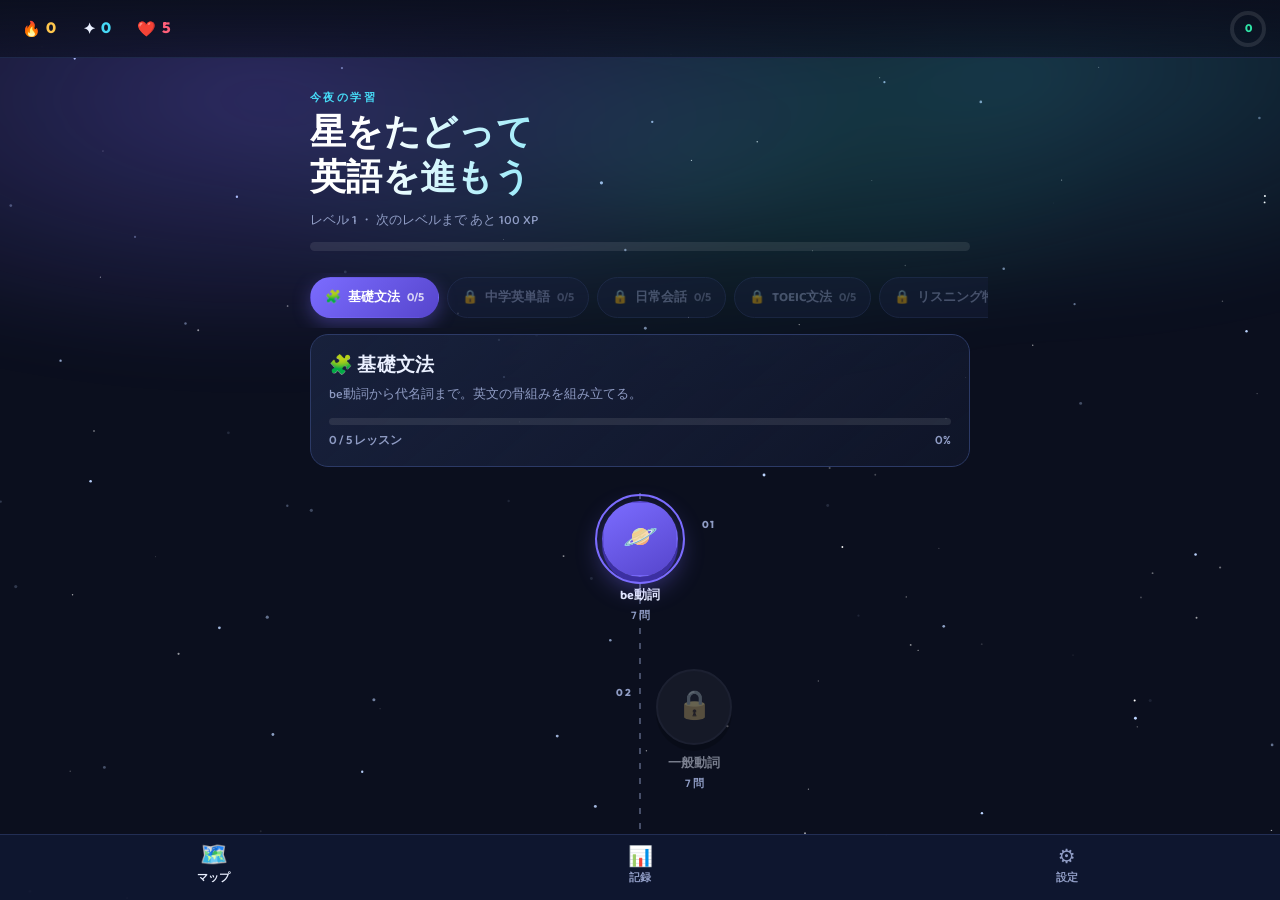
<file: sample game/English/index.html>
<!DOCTYPE html>
<html lang="ja">
<head>
<meta charset="UTF-8">
<meta name="viewport" content="width=device-width, initial-scale=1.0, viewport-fit=cover">
<meta name="theme-color" content="#0b0f1e">
<meta name="description" content="星図をたどって英語を学ぶ学習アプリ。文法・単語・会話・TOEIC・リスニングを4つの問題形式で練習できます。">
<title>Starlit English — 星をたどる英語学習</title>
<link rel="preconnect" href="https://fonts.googleapis.com">
<link rel="preconnect" href="https://fonts.gstatic.com" crossorigin>
<link href="https://fonts.googleapis.com/css2?family=Baloo+2:wght@500;700;800&family=Zen+Maru+Gothic:wght@400;500;700;900&family=Outfit:wght@400;600;800&display=swap" rel="stylesheet">
<link rel="stylesheet" href="./style.css">
</head>
<body>

<div class="sky" aria-hidden="true">
  <canvas id="starfield"></canvas>
  <div class="aurora"></div>
</div>

<div id="app">

  <!-- ============ トップバー ============ -->
  <header id="topbar">
    <button class="tb-item" id="tbStreak" type="button" title="連続学習日数">
      <span class="tb-ico">🔥</span><span class="tb-val" id="streakVal">0</span>
    </button>
    <button class="tb-item" id="tbXp" type="button" title="合計XP">
      <span class="tb-ico">✦</span><span class="tb-val" id="xpVal">0</span>
    </button>
    <button class="tb-item" id="tbHearts" type="button" title="ライフ">
      <span class="tb-ico">❤️</span><span class="tb-val" id="heartVal">5</span>
      <span class="tb-sub" id="heartTimer"></span>
    </button>
    <div class="tb-goal" id="tbGoal" title="今日の目標">
      <svg viewBox="0 0 40 40" class="ring">
        <circle class="ring-bg" cx="20" cy="20" r="16"></circle>
        <circle class="ring-fg" cx="20" cy="20" r="16" id="goalRing"></circle>
      </svg>
      <span class="tb-goal-txt" id="goalTxt">0</span>
    </div>
  </header>

  <main id="main">

    <!-- ============ ホーム ============ -->
    <section class="screen is-active" id="screen-home">
      <div class="hero">
        <p class="eyebrow">今夜の学習</p>
        <h1 class="hero-title" id="heroTitle">星をたどって<br>英語を進もう</h1>
        <p class="hero-sub" id="heroSub">レベル 1 ・ 次のレベルまで 100 XP</p>
        <div class="lvbar"><span id="lvFill"></span></div>
      </div>

      <nav class="unit-tabs" id="unitTabs" aria-label="学習ユニット"></nav>

      <div class="unit-head" id="unitHead"></div>

      <div class="path" id="lessonPath"></div>

      <p class="credit">made by hiro/ヒロ ・
        <a href="https://github.com/h1ro223" target="_blank" rel="noopener">github.com/h1ro223</a>
      </p>
    </section>

    <!-- ============ 統計 ============ -->
    <section class="screen" id="screen-stats">
      <h2 class="pg-title">学習の記録</h2>
      <div class="stat-grid" id="statGrid"></div>

      <h3 class="sec-title">この7日間のXP</h3>
      <div class="week" id="weekChart"></div>

      <h3 class="sec-title">ユニット達成率</h3>
      <div class="prog-list" id="progList"></div>

      <h3 class="sec-title">称号</h3>
      <div class="badges" id="badgeList"></div>
    </section>

    <!-- ============ 設定 ============ -->
    <section class="screen" id="screen-settings">
      <h2 class="pg-title">設定</h2>

      <div class="set-card">
        <div class="set-row">
          <div><b>効果音</b><small>正解・不正解のサウンド</small></div>
          <button class="switch" id="swSound" type="button" role="switch" aria-checked="true"><i></i></button>
        </div>
        <div class="set-row">
          <div><b>英語の自動読み上げ</b><small>問題が出たら自動で発音する</small></div>
          <button class="switch" id="swAuto" type="button" role="switch" aria-checked="true"><i></i></button>
        </div>
        <div class="set-row col">
          <div><b>読み上げの速さ</b><small id="rateTxt">1.0 倍</small></div>
          <input type="range" id="rateRange" min="0.5" max="1.3" step="0.05" value="0.95">
        </div>
        <div class="set-row col">
          <div><b>1日の目標XP</b><small id="goalSetTxt">50 XP</small></div>
          <input type="range" id="goalRange" min="20" max="200" step="10" value="50">
        </div>
      </div>

      <div class="set-card">
        <div class="set-row">
          <div><b>ライフを回復する</b><small>10分ごとに1つ回復します</small></div>
          <button class="btn btn-sm" id="btnRefill" type="button">満タンにする</button>
        </div>
        <div class="set-row">
          <div><b>学習データを書き出す</b><small>JSONでバックアップ</small></div>
          <button class="btn btn-sm btn-ghost" id="btnExport" type="button">書き出す</button>
        </div>
        <div class="set-row">
          <div><b>学習データを読み込む</b><small>書き出したJSONを復元</small></div>
          <button class="btn btn-sm btn-ghost" id="btnImport" type="button">読み込む</button>
        </div>
        <div class="set-row">
          <div><b>最初からやり直す</b><small>進捗・XP・記録をすべて削除</small></div>
          <button class="btn btn-sm btn-danger" id="btnReset" type="button">リセット</button>
        </div>
      </div>

      <p class="credit">made by hiro/ヒロ ・
        <a href="https://github.com/h1ro223" target="_blank" rel="noopener">github.com/h1ro223</a>
      </p>
    </section>

    <!-- ============ レッスン ============ -->
    <section class="screen screen-full" id="screen-lesson">
      <div class="lesson-top">
        <button class="icon-btn" id="quitBtn" type="button" aria-label="レッスンをやめる">✕</button>
        <div class="qbar"><span id="qFill"></span></div>
        <div class="hearts" id="lessonHearts"></div>
      </div>

      <div class="q-wrap">
        <p class="q-kind" id="qKind"></p>
        <h2 class="q-prompt" id="qPrompt"></h2>
        <div class="q-body" id="qBody"></div>
      </div>

      <div class="lesson-foot">
        <button class="btn btn-lg" id="checkBtn" type="button" disabled>確認する</button>
      </div>

      <div class="feedback" id="feedback" role="status" aria-live="polite">
        <div class="fb-inner">
          <p class="fb-title" id="fbTitle"></p>
          <p class="fb-text" id="fbText"></p>
          <button class="btn btn-lg" id="nextBtn" type="button">つづける</button>
        </div>
      </div>
    </section>

    <!-- ============ 結果 ============ -->
    <section class="screen screen-full" id="screen-result">
      <div class="result-box">
        <div class="result-badge" id="resBadge">✦</div>
        <h2 class="result-title" id="resTitle">レッスン完了</h2>
        <p class="result-sub" id="resSub"></p>
        <div class="res-stats">
          <div class="res-stat"><span class="rs-label">獲得XP</span><b id="resXp">0</b></div>
          <div class="res-stat"><span class="rs-label">正答率</span><b id="resAcc">0%</b></div>
          <div class="res-stat"><span class="rs-label">かかった時間</span><b id="resTime">0:00</b></div>
        </div>
        <div class="res-actions">
          <button class="btn btn-lg" id="resHome" type="button">マップに戻る</button>
          <button class="btn btn-lg btn-ghost" id="resAgain" type="button">もう一度</button>
        </div>
      </div>
    </section>

  </main>

  <!-- ============ 下部ナビ ============ -->
  <nav id="bottomnav">
    <button class="nav-btn is-on" data-go="home" type="button"><span>🗺️</span>マップ</button>
    <button class="nav-btn" data-go="stats" type="button"><span>📊</span>記録</button>
    <button class="nav-btn" data-go="settings" type="button"><span>⚙️</span>設定</button>
  </nav>
</div>

<!-- ============ 汎用モーダル ============ -->
<div class="modal" id="modal" role="dialog" aria-modal="true" aria-labelledby="mdTitle">
  <div class="modal-card">
    <p class="md-ico" id="mdIco">❤️</p>
    <h3 class="md-title" id="mdTitle"></h3>
    <p class="md-text" id="mdText"></p>
    <textarea class="md-area" id="mdArea" spellcheck="false"></textarea>
    <div class="md-actions" id="mdActions"></div>
  </div>
</div>

<div class="toast" id="toast" role="status" aria-live="polite"></div>

<script src="./script.js"></script>
</body>
</html>
</file>
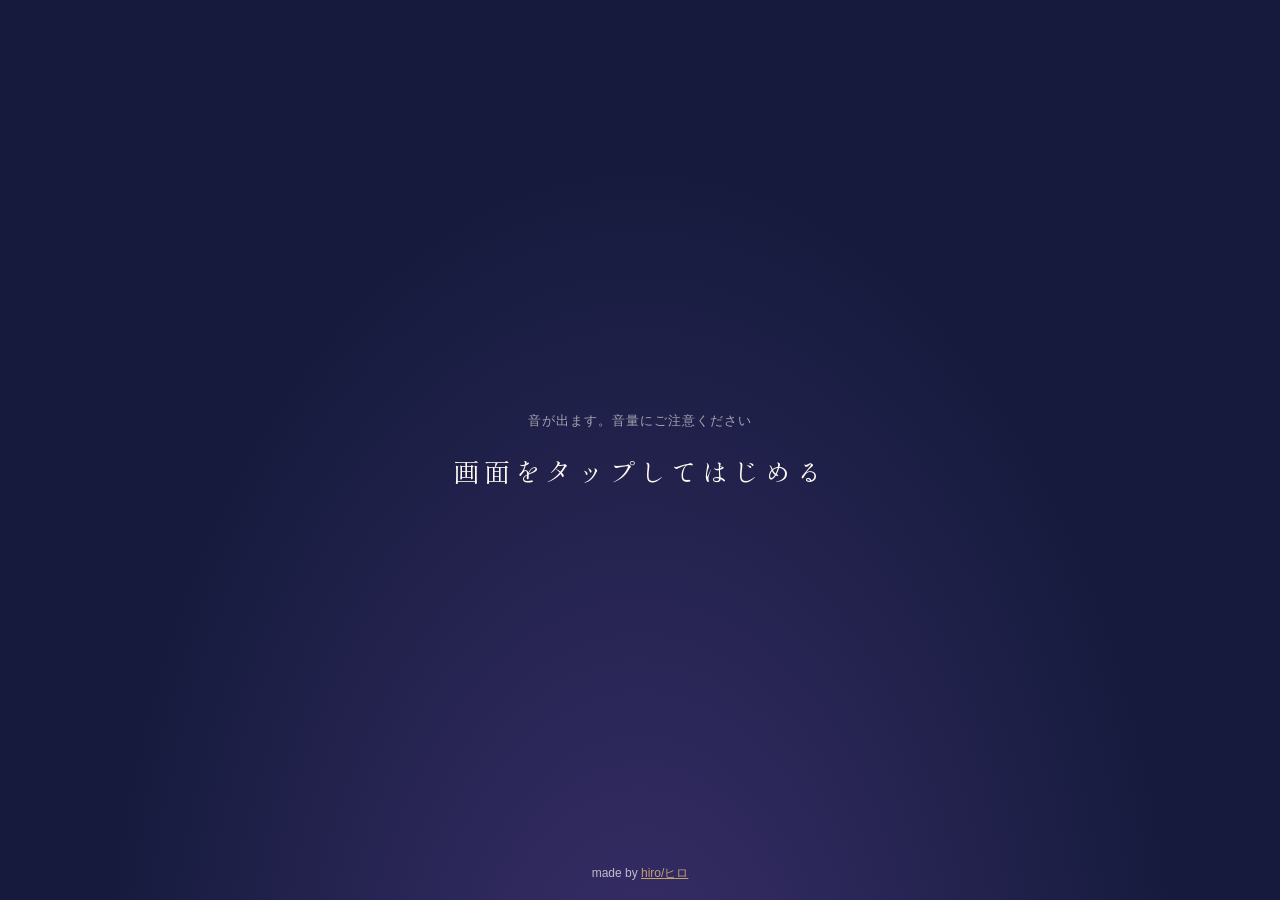
<file: sample game/Love/index.html>
<!DOCTYPE html>
<html lang="ja">
<head>
<meta charset="UTF-8">
<meta name="viewport" content="width=device-width, initial-scale=1, maximum-scale=1, user-scalable=no, viewport-fit=cover">
<meta name="apple-mobile-web-app-capable" content="yes">
<meta name="format-detection" content="telephone=no">
<meta name="theme-color" content="#161b3d">
<title>夏色トワイライト ～君と結ぶ14日間～</title>
<link rel="preconnect" href="https://fonts.googleapis.com">
<link rel="preconnect" href="https://fonts.gstatic.com" crossorigin>
<link href="https://fonts.googleapis.com/css2?family=Zen+Maru+Gothic:wght@400;500;700&family=Shippori+Mincho:wght@500;700;800&display=swap" rel="stylesheet">
<link rel="stylesheet" href="./style.css">
</head>
<body>
<div id="app">

  <!-- ===== スプラッシュ（音声有効化のためのタップ待ち） ===== -->
  <section id="splash" class="screen active">
    <div class="splash-inner">
      <p class="splash-note">音が出ます。音量にご注意ください</p>
      <p class="splash-tap">画面をタップしてはじめる</p>
      <p class="splash-credit">made by <a href="https://github.com/h1ro223" target="_blank" rel="noopener">hiro/ヒロ</a></p>
    </div>
  </section>

  <!-- ===== タイトル ===== -->
  <section id="title" class="screen">
    <div id="titleBg" class="title-bg"></div>
    <canvas id="titleFx" class="title-fx"></canvas>
    <div class="title-wrap">
      <h1 class="title-logo">
        <span class="t-main">夏色トワイライト</span>
        <span class="t-sub">～君と結ぶ14日間～</span>
      </h1>
      <nav class="title-menu">
        <button type="button" class="tm-btn" data-act="new">はじめから</button>
        <button type="button" class="tm-btn" data-act="continue">つづきから</button>
        <button type="button" class="tm-btn" data-act="gallery">思い出アルバム</button>
        <button type="button" class="tm-btn" data-act="config">設定</button>
        <button type="button" class="tm-btn" data-act="howto">あそびかた</button>
      </nav>
    </div>
    <footer class="title-credit">
      made by <a href="https://github.com/h1ro223" target="_blank" rel="noopener">hiro/ヒロ</a>
      <span class="ver">ver 1.0</span>
    </footer>
  </section>

  <!-- ===== 名前入力 ===== -->
  <section id="nameEntry" class="screen">
    <div class="name-card">
      <h2 class="name-head">あなたの名前を教えてください</h2>
      <div class="name-row">
        <label>苗字<input id="inSname" type="text" maxlength="6" value="水瀬" autocomplete="off"></label>
        <label>名前<input id="inName" type="text" maxlength="6" value="湊" autocomplete="off"></label>
      </div>
      <p class="name-hint">空欄のままだと「水瀬 湊」になります</p>
      <div class="name-btns">
        <button type="button" class="btn-sub" id="nameBack">もどる</button>
        <button type="button" class="btn-main" id="nameOk">この名前ではじめる</button>
      </div>
    </div>
  </section>

  <!-- ===== ゲーム本編 ===== -->
  <section id="game" class="screen">
    <div id="bgLayer" class="bg-layer"><div class="bg-slot" id="bgA"></div><div class="bg-slot" id="bgB"></div></div>
    <canvas id="fx" class="fx-layer"></canvas>
    <div id="charLayer" class="char-layer"></div>
    <div id="flash" class="flash"></div>
    <div id="centerText" class="center-text"></div>

    <div id="hud" class="hud">
      <div class="hud-date"><span id="hudDate">8月17日(月)</span><span id="hudSlot">昼</span></div>
      <div class="hud-left" id="hudLeft">夏祭りまで あと13日</div>
    </div>

    <div id="textBox" class="text-box">
      <div id="namePlate" class="name-plate"></div>
      <div id="msg" class="msg"></div>
      <div id="nextMark" class="next-mark"></div>
      <div class="tb-ctrl">
        <button type="button" data-cmd="auto" id="btnAuto">オート</button>
        <button type="button" data-cmd="skip" id="btnSkip">スキップ</button>
        <button type="button" data-cmd="log">ログ</button>
        <button type="button" data-cmd="qsave">Qセーブ</button>
        <button type="button" data-cmd="menu">メニュー</button>
        <button type="button" data-cmd="hide">消す</button>
      </div>
    </div>

    <div id="choices" class="choices"></div>

    <!-- 自由行動マップ -->
    <div id="map" class="map">
      <div class="map-head">
        <div class="map-cal">
          <span class="mc-day" id="mapDay">17</span>
          <span class="mc-mon">8月</span>
          <span class="mc-wd" id="mapWd">月</span>
        </div>
        <div class="map-title">
          <p class="mt-slot" id="mapSlot">昼</p>
          <p class="mt-q">どこへ行こう？</p>
        </div>
        <button type="button" class="map-menu-btn" id="mapMenuBtn">メニュー</button>
      </div>
      <div class="map-body">
        <svg id="mapArt" class="map-art" viewBox="0 0 1000 620" preserveAspectRatio="xMidYMid meet"></svg>
        <div id="mapSpots" class="map-spots"></div>
      </div>
      <p class="map-foot" id="mapFoot">夏祭りまで あと13日</p>
    </div>

    <!-- ゲーム内メニュー -->
    <div id="gameMenu" class="overlay">
      <div class="gm-panel">
        <h2 class="ov-title">メニュー</h2>
        <button type="button" class="gm-btn" data-gm="save">セーブ</button>
        <button type="button" class="gm-btn" data-gm="load">ロード</button>
        <button type="button" class="gm-btn" data-gm="profile">ヒロインたち</button>
        <button type="button" class="gm-btn" data-gm="log">バックログ</button>
        <button type="button" class="gm-btn" data-gm="qload">Qロード</button>
        <button type="button" class="gm-btn" data-gm="config">設定</button>
        <button type="button" class="gm-btn" data-gm="title">タイトルへ</button>
        <button type="button" class="gm-btn close" data-gm="close">閉じる</button>
      </div>
    </div>
  </section>

  <!-- ===== 共通オーバーレイ ===== -->
  <div id="saveLoad" class="overlay">
    <div class="ov-panel wide">
      <div class="ov-head"><h2 class="ov-title" id="slTitle">セーブ</h2><button type="button" class="ov-close" data-close="saveLoad">閉じる</button></div>
      <div id="slList" class="sl-list"></div>
    </div>
  </div>

  <div id="logView" class="overlay">
    <div class="ov-panel wide">
      <div class="ov-head"><h2 class="ov-title">バックログ</h2><button type="button" class="ov-close" data-close="logView">閉じる</button></div>
      <div id="logList" class="log-list"></div>
    </div>
  </div>

  <div id="config" class="overlay">
    <div class="ov-panel">
      <div class="ov-head"><h2 class="ov-title">設定</h2><button type="button" class="ov-close" data-close="config">閉じる</button></div>
      <div class="cfg">
        <label class="cfg-row"><span>BGM音量</span><input type="range" min="0" max="100" id="cfgBgm"><output id="cfgBgmV"></output></label>
        <label class="cfg-row"><span>効果音量</span><input type="range" min="0" max="100" id="cfgSe"><output id="cfgSeV"></output></label>
        <label class="cfg-row"><span>文字の速さ</span><input type="range" min="1" max="10" id="cfgText"><output id="cfgTextV"></output></label>
        <label class="cfg-row"><span>オートの速さ</span><input type="range" min="1" max="10" id="cfgAuto"><output id="cfgAutoV"></output></label>
        <label class="cfg-row"><span>ウィンドウ濃さ</span><input type="range" min="30" max="100" id="cfgWin"><output id="cfgWinV"></output></label>
        <label class="cfg-check"><input type="checkbox" id="cfgSkipAll"><span>未読の文章もスキップする</span></label>
        <label class="cfg-check"><input type="checkbox" id="cfgFx"><span>演出を控えめにする</span></label>
        <div class="cfg-preview"><p id="cfgSample">潮風の匂いがする。今年の夏は、きっと忘れられないものになる――。</p></div>
        <button type="button" class="btn-danger" id="cfgReset">全データを消去する</button>
      </div>
      <p class="cfg-credit">made by <a href="https://github.com/h1ro223" target="_blank" rel="noopener">hiro/ヒロ</a></p>
    </div>
  </div>

  <div id="profile" class="overlay">
    <div class="ov-panel wide">
      <div class="ov-head"><h2 class="ov-title">ヒロインたち</h2><button type="button" class="ov-close" data-close="profile">閉じる</button></div>
      <div id="profList" class="prof-list"></div>
    </div>
  </div>

  <div id="gallery" class="overlay">
    <div class="ov-panel wide">
      <div class="ov-head"><h2 class="ov-title">思い出アルバム</h2><button type="button" class="ov-close" data-close="gallery">閉じる</button></div>
      <p class="gal-rate" id="galRate"></p>
      <div id="galList" class="gal-list"></div>
    </div>
  </div>

  <div id="howto" class="overlay">
    <div class="ov-panel">
      <div class="ov-head"><h2 class="ov-title">あそびかた</h2><button type="button" class="ov-close" data-close="howto">閉じる</button></div>
      <div class="howto-body">
        <p>夏休み最後の14日間。毎日「昼」と「夕方」に、町のどこへ行くかを選びます。</p>
        <p>地図にはその時間にいる人の顔が表示されます。会いに行くと会話やイベントが起こり、仲が深まっていきます。</p>
        <p>選択肢によって相手の気持ちは変わります。相手のことを考えて選んでみてください。</p>
        <p>8月30日は汐見夏祭り。誰と花火を見るかで結末が変わります。エンディングは全部で9種類。</p>
        <h3>操作</h3>
        <p>タップ／クリック・Enter・スペースで文章を進めます。右クリックかEscでメニュー、マウスホイール上でログを開きます。Ctrlキーを押している間はスキップします。</p>
      </div>
    </div>
  </div>

  <div id="confirm" class="overlay top">
    <div class="confirm-box">
      <p id="confirmMsg"></p>
      <div class="confirm-btns">
        <button type="button" class="btn-sub" id="confirmNo">いいえ</button>
        <button type="button" class="btn-main" id="confirmYes">はい</button>
      </div>
    </div>
  </div>

  <!-- 日付カード・エンディング・スタッフロール -->
  <div id="dayCard" class="day-card">
    <div class="dc-inner">
      <p class="dc-month">August</p>
      <p class="dc-day" id="dcDay">17</p>
      <p class="dc-wd" id="dcWd">Monday</p>
      <p class="dc-left" id="dcLeft">夏祭りまで あと13日</p>
    </div>
  </div>

  <div id="endCard" class="end-card">
    <div class="ec-inner">
      <p class="ec-kind" id="ecKind">GOOD END</p>
      <h2 class="ec-title" id="ecTitle"></h2>
      <p class="ec-desc" id="ecDesc"></p>
      <p class="ec-tap">タップで続ける</p>
    </div>
  </div>

  <div id="staffRoll" class="staff-roll">
    <div class="sr-scroll" id="srScroll">
      <p class="sr-title">夏色トワイライト</p>
      <p class="sr-sub">～君と結ぶ14日間～</p>
      <div class="sr-block"><h3>企画・脚本・プログラム</h3><p>hiro/ヒロ</p></div>
      <div class="sr-block"><h3>キャラクター</h3><p>朝比奈 陽葵</p><p>白鷺 雫</p><p>神崎 玲奈</p><p>月城 ルナ</p><p>堂島 健太</p></div>
      <div class="sr-block"><h3>グラフィック・音楽</h3><p>すべてコードで描き、奏でています</p></div>
      <div class="sr-block"><h3>舞台</h3><p>汐見町</p></div>
      <div class="sr-block"><h3>Special Thanks</h3><p>この夏を遊んでくれた、あなた</p></div>
      <p class="sr-made">made by <a href="https://github.com/h1ro223" target="_blank" rel="noopener">hiro/ヒロ</a></p>
      <p class="sr-fin">Thank you for playing.</p>
    </div>
    <button type="button" class="sr-skip" id="srSkip">スキップ</button>
  </div>

  <div id="toast" class="toast"></div>
  <div id="rotateHint" class="rotate-hint">横向きにすると、より大きな画面で遊べます</div>
</div>

<script src="./script.js"></script>
</body>
</html>
</file>
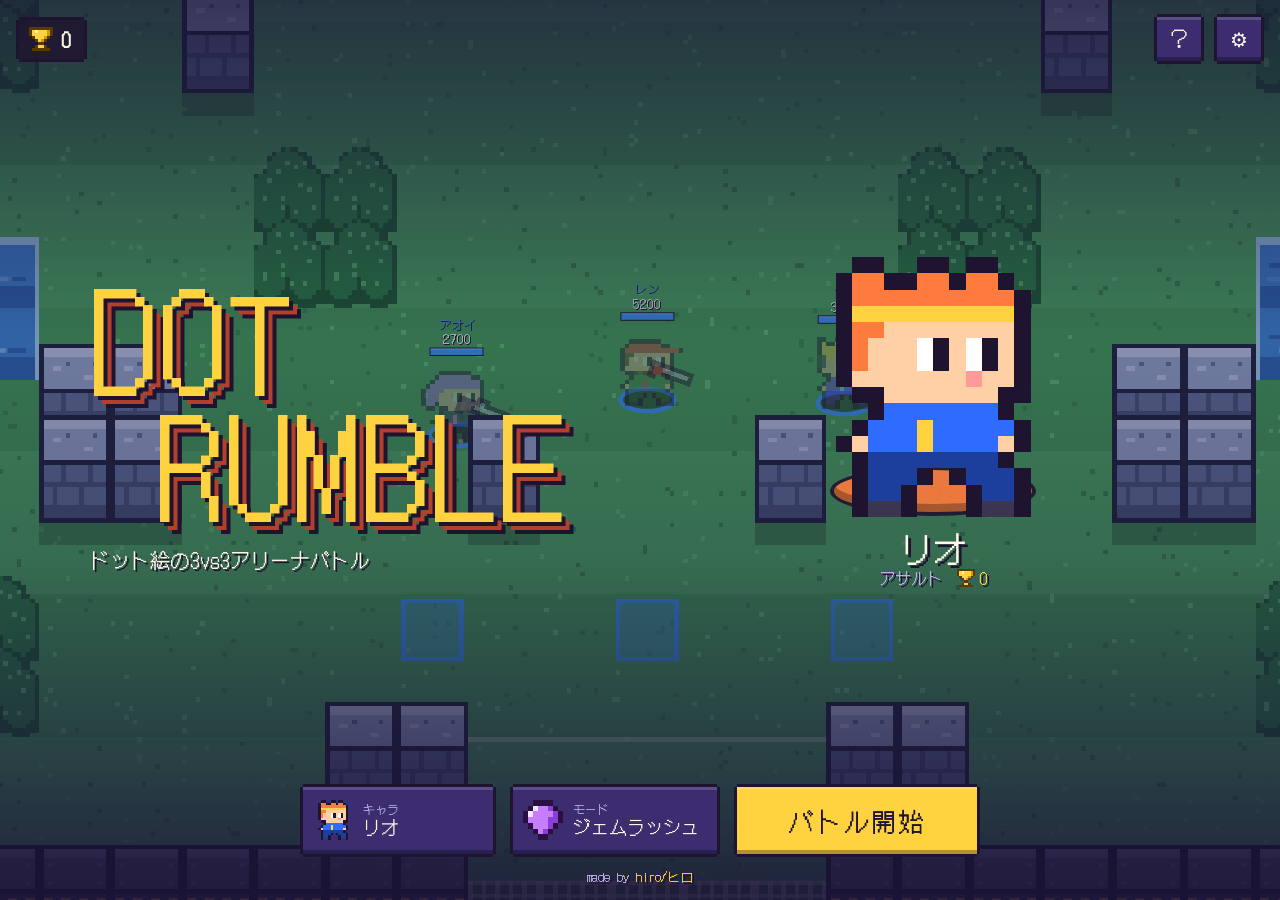
<file: sample game/MOBA/index.html>
<!DOCTYPE html>
<html lang="ja">
<head>
  <meta charset="UTF-8">
  <meta name="viewport" content="width=device-width, initial-scale=1, maximum-scale=1, user-scalable=no, viewport-fit=cover">
  <meta name="theme-color" content="#1a1236">
  <meta name="description" content="DOT RUMBLE（ドットランブル）- ドット絵で遊ぶ3vs3アリーナバトル。スマホ・PC対応。made by hiro/ヒロ">
  <title>DOT RUMBLE｜ドットランブル</title>
  <link rel="preconnect" href="https://fonts.googleapis.com">
  <link rel="preconnect" href="https://fonts.gstatic.com" crossorigin>
  <link href="https://fonts.googleapis.com/css2?family=DotGothic16&display=swap" rel="stylesheet">
  <link rel="stylesheet" href="./style.css">
</head>
<body data-screen="home">
  <canvas id="game" aria-label="ゲーム画面"></canvas>

  <!-- ===== 試合中HUD ===== -->
  <div id="hud" class="hidden">
    <button id="pauseBtn" class="px-btn icon-btn" aria-label="一時停止">II</button>
    <div class="hud-top">
      <div id="scoreBoard" class="scoreboard"></div>
      <div id="timer" class="timer"></div>
    </div>
    <div id="killfeed" class="killfeed"></div>
    <div id="centerMsg" class="center-msg"><div id="cmMain"></div><div id="cmSub"></div></div>
    <div id="pcHint" class="pc-hint">WASD 移動 ／ クリック 攻撃 ／ 右クリック長押し・E スーパー ／ Q オート攻撃 ／ Esc 一時停止</div>
  </div>

  <!-- ===== ホーム ===== -->
  <section id="home" class="screen show">
    <header class="topbar">
      <div class="chip trophy-chip"><img class="px chip-ico" src="data:," alt="" id="chipTrophyIco"><b id="totalTrophy">0</b></div>
      <div class="topbar-right">
        <button class="px-btn icon-btn" data-open="howto" aria-label="遊び方">？</button>
        <button class="px-btn icon-btn" data-open="settings" aria-label="設定">⚙</button>
      </div>
    </header>

    <div class="home-main">
      <div class="logo-wrap">
        <h1 class="logo"><span>DOT</span><span>RUMBLE</span></h1>
        <p class="tagline">ドット絵の3vs3アリーナバトル</p>
      </div>
      <div class="showcase">
        <div class="sc-stage">
          <canvas id="scCanvas" class="px" width="64" height="64"></canvas>
          <div class="pedestal"></div>
        </div>
        <div class="sc-info">
          <div class="sc-name" id="scName">リオ</div>
          <div class="sc-meta"><span id="scRole">アサルト</span><span id="scTrophy" class="sc-trophy"></span></div>
        </div>
      </div>
    </div>

    <div class="home-actions">
      <button class="px-btn menu-btn" id="btnBrawler">
        <img class="px mb-ico" id="curBrawlerIco" src="data:," alt="">
        <span class="mb-text"><small>キャラ</small><b id="curBrawler">リオ</b></span>
      </button>
      <button class="px-btn menu-btn" id="btnMode">
        <img class="px mb-ico" id="curModeIco" src="data:," alt="">
        <span class="mb-text"><small>モード</small><b id="curMode">ジェムラッシュ</b></span>
      </button>
      <button class="px-btn play-btn" id="btnPlay">バトル開始</button>
    </div>

    <footer class="credit">made by <a href="https://github.com/h1ro223" target="_blank" rel="noopener">hiro/ヒロ</a></footer>
  </section>

  <!-- ===== キャラ選択 ===== -->
  <section id="brawlers" class="screen">
    <header class="sub-head">
      <button class="px-btn back-btn" data-back>戻る</button>
      <h2>キャラ選択</h2>
    </header>
    <div class="br-layout">
      <div id="brawlerGrid" class="br-grid"></div>
      <div class="br-detail panel">
        <div class="bd-top">
          <canvas id="bdCanvas" class="px" width="64" height="64"></canvas>
          <div>
            <div class="bd-name" id="bdName"></div>
            <div class="bd-meta"><span id="bdRole"></span><span id="bdTrophy" class="sc-trophy"></span></div>
          </div>
        </div>
        <p class="bd-desc" id="bdDesc"></p>
        <div class="bd-stats" id="bdStats"></div>
        <div class="bd-skill"><span class="skill-tag">攻撃</span><div id="bdAtk"></div></div>
        <div class="bd-skill"><span class="skill-tag super">スーパー</span><div id="bdSup"></div></div>
        <button class="px-btn play-btn small" id="bdSelect">このキャラにする</button>
      </div>
    </div>
  </section>

  <!-- ===== モード選択 ===== -->
  <section id="modes" class="screen">
    <header class="sub-head">
      <button class="px-btn back-btn" data-back>戻る</button>
      <h2>モード選択</h2>
    </header>
    <div id="modeGrid" class="mode-grid"></div>
  </section>

  <!-- ===== 設定 ===== -->
  <section id="settings" class="screen">
    <header class="sub-head">
      <button class="px-btn back-btn" data-back>戻る</button>
      <h2>設定</h2>
    </header>
    <div class="panel narrow">
      <div class="set-row">
        <span class="set-label">敵の強さ</span>
        <div id="diffSeg" class="seg">
          <button class="px-btn" data-diff="easy">かんたん</button>
          <button class="px-btn" data-diff="normal">ふつう</button>
          <button class="px-btn" data-diff="hard">むずかしい</button>
        </div>
      </div>
      <label class="set-row"><span class="set-label">BGM</span><input type="range" id="volBgm" min="0" max="100"></label>
      <label class="set-row"><span class="set-label">効果音</span><input type="range" id="volSe" min="0" max="100"></label>
      <label class="set-row toggle"><span class="set-label">画面の揺れ</span><input type="checkbox" id="optShake"><i></i></label>
      <label class="set-row toggle"><span class="set-label">照準ガイド（PC）</span><input type="checkbox" id="optGuide"><i></i></label>
      <div class="set-row"><span class="set-label">データ</span><button class="px-btn danger" id="resetData">トロフィーをリセット</button></div>
    </div>
  </section>

  <!-- ===== 遊び方 ===== -->
  <section id="howto" class="screen">
    <header class="sub-head">
      <button class="px-btn back-btn" data-back>戻る</button>
      <h2>遊び方</h2>
    </header>
    <div class="panel narrow howto">
      <h3>操作方法</h3>
      <div class="ctrl-grid">
        <div>
          <h4>スマホ</h4>
          <ul>
            <li>画面左をドラッグで移動</li>
            <li>右下の赤ボタンをドラッグして離すと狙って攻撃、タップで近い敵へ自動攻撃</li>
            <li>画面右側のどこからでもドラッグで攻撃できる</li>
            <li>金色のボタンはスーパー。ゲージが満タンの時に使える</li>
          </ul>
        </div>
        <div>
          <h4>PC</h4>
          <ul>
            <li>WASD／矢印キーで移動</li>
            <li>マウスで狙ってクリックで攻撃（押しっぱなしで連射）</li>
            <li>右クリック長押しで範囲を確認して離すとスーパー、E・スペースで即発動</li>
            <li>Qで近い敵へ自動攻撃、Escで一時停止</li>
          </ul>
        </div>
      </div>
      <h3>基本ルール</h3>
      <ul>
        <li>弾は最大3発。時間で自動リロードされる</li>
        <li>攻撃を当てるとスーパーゲージが溜まる</li>
        <li>3秒間攻撃せず被弾もしないと体力が回復する</li>
        <li>草むらに入ると敵から見えなくなる。ただし攻撃すると一瞬見える</li>
        <li>スーパーの一部（突進・ビーム・メガボム）は壁や草むらを壊せる</li>
        <li>勝つとトロフィーが増え、負けると減る。キャラごとに記録される</li>
      </ul>
      <h3>モード</h3>
      <dl class="mode-list">
        <dt>ジェムラッシュ</dt><dd>中央のジェムを集め、10個以上を15秒守り切れば勝ち</dd>
        <dt>バウンティ</dt><dd>敵を倒して賞金スターを稼ぐ。2分でスターの多いチームの勝ち</dd>
        <dt>ボールゴール</dt><dd>ボールを相手ゴールへ。先に2点取ったチームの勝ち</dd>
        <dt>ソロサバイバル</dt><dd>8人で最後の1人を目指す。箱のパワーキューブで強くなる</dd>
      </dl>
    </div>
  </section>

  <!-- ===== 一時停止 ===== -->
  <section id="pause" class="overlay">
    <div class="panel pause-panel">
      <h2>一時停止</h2>
      <button class="px-btn play-btn small" id="btnResume">再開する</button>
      <button class="px-btn danger" id="btnRetire">リタイア（敗北扱い）</button>
    </div>
  </section>

  <!-- ===== リザルト ===== -->
  <section id="result" class="screen">
    <div class="panel result-panel">
      <div class="res-title" id="resTitle">勝利！</div>
      <div class="res-sub" id="resSub"></div>
      <div class="res-trophy" id="resTrophy"></div>
      <div class="res-table" id="resTable"></div>
      <div class="res-stats" id="resStats"></div>
      <div class="res-actions">
        <button class="px-btn menu-btn" id="btnHome"><span class="mb-text"><b>ホームへ</b></span></button>
        <button class="px-btn play-btn" id="btnAgain">もう一度</button>
      </div>
    </div>
    <footer class="credit">made by <a href="https://github.com/h1ro223" target="_blank" rel="noopener">hiro/ヒロ</a></footer>
  </section>

  <script src="./script.js"></script>
</body>
</html>
</file>
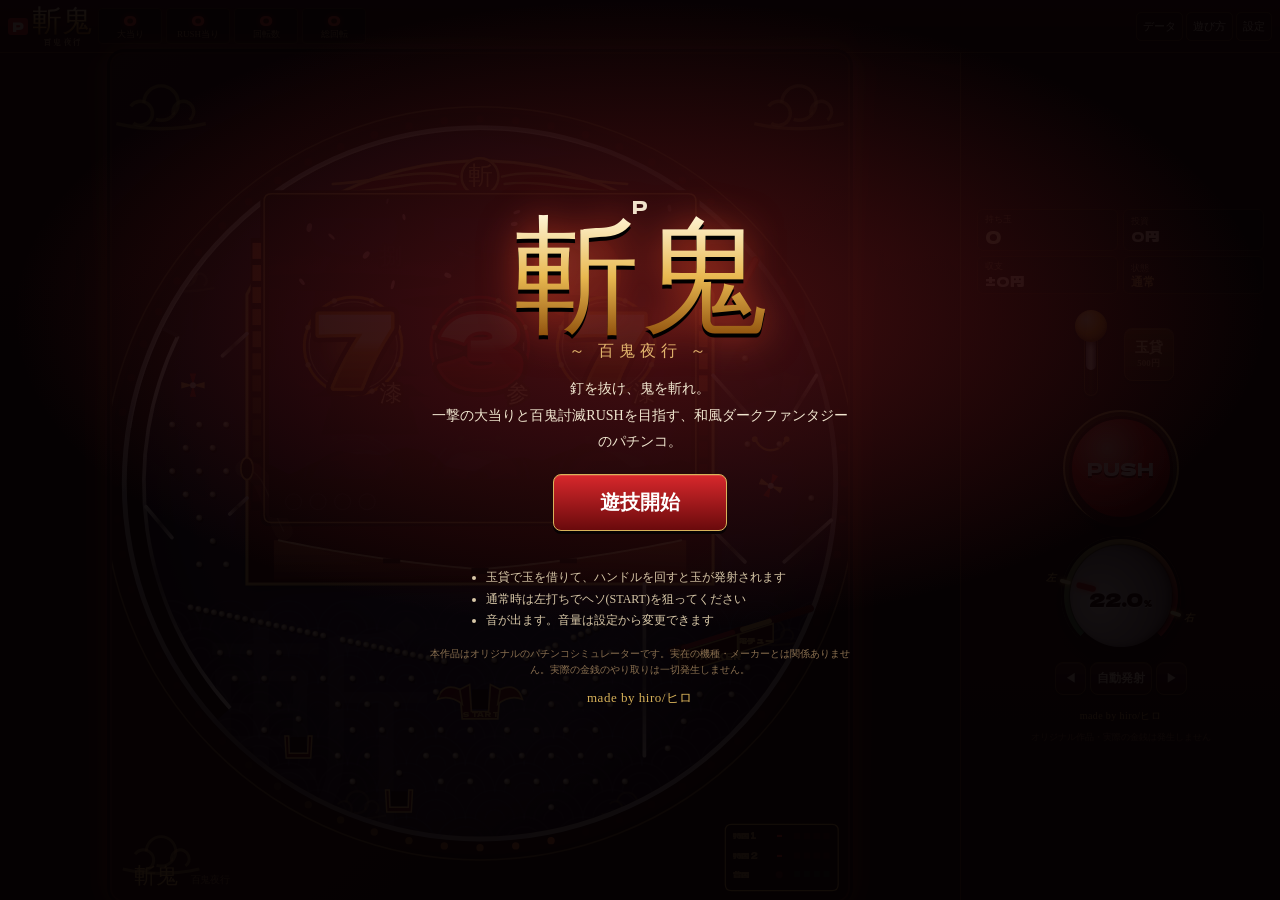
<file: sample game/P_Zanki/index.html>
<!DOCTYPE html>
<html lang="ja">
<head>
<meta charset="UTF-8">
<meta name="viewport" content="width=device-width, initial-scale=1, maximum-scale=1, user-scalable=no, viewport-fit=cover">
<meta name="theme-color" content="#14070a">
<meta name="apple-mobile-web-app-capable" content="yes">
<meta name="format-detection" content="telephone=no">
<meta name="description" content="実機さながらの釘・玉の動き・液晶演出を再現したオリジナルパチンコシミュレーター「P 斬鬼 ～百鬼夜行～」">
<title>P 斬鬼 ～百鬼夜行～ | パチンコシミュレーター</title>
<link rel="preconnect" href="https://fonts.googleapis.com">
<link rel="preconnect" href="https://fonts.gstatic.com" crossorigin>
<link href="https://fonts.googleapis.com/css2?family=Dela+Gothic+One&family=Shippori+Mincho+B1:wght@600;800&family=Yuji+Syuku&display=swap" rel="stylesheet">
<link rel="stylesheet" href="./style.css">
</head>
<body data-lamp="idle">
<div id="app">
  <header id="top">
    <h1 class="logo"><span class="logo-p">P</span><span class="logo-txt"><span class="logo-main">斬鬼</span><span class="logo-sub">百鬼夜行</span></span></h1>
    <div id="counter" aria-label="データカウンター">
      <div class="cnt"><b id="cHits">0</b><span>大当り</span></div>
      <div class="cnt"><b id="cRush">0</b><span>RUSH当り</span></div>
      <div class="cnt"><b id="cSpins">0</b><span>回転数</span></div>
      <div class="cnt wide"><b id="cTotal">0</b><span>総回転</span></div>
    </div>
    <nav class="tools">
      <button id="bData" class="ico" aria-label="データ">データ</button>
      <button id="bHelp" class="ico" aria-label="遊び方">遊び方</button>
      <button id="bSet" class="ico" aria-label="設定">設定</button>
    </nav>
  </header>

  <main id="cab">
    <div id="boardWrap">
      <canvas id="board" aria-label="パチンコ盤面"></canvas>
    </div>

    <section id="deck">
      <div class="stats">
        <div class="stat main"><span class="lab">持ち玉</span><b id="vBalls">0</b></div>
        <div class="stat"><span class="lab">投資</span><b id="vInvest">0円</b></div>
        <div class="stat"><span class="lab">収支</span><b id="vDiff">±0円</b></div>
        <div class="stat mode"><span class="lab">状態</span><b id="vMode">通常</b></div>
      </div>
      <div class="ctrls touch">
        <div class="col left">
          <div id="lever" class="lever" role="button" tabindex="0" aria-label="レバー(下に引く)">
            <div class="lever-slot"></div>
            <div id="leverArm" class="lever-arm"><span class="lever-ball"></span></div>
          </div>
          <button id="bLend" class="btn lend small">玉貸<small>500円</small></button>
        </div>
        <div class="col mid">
          <button id="bPush" class="push" aria-label="PUSHボタン"><span>PUSH</span></button>
        </div>
        <div class="col right">
          <div id="dial" class="dial" role="slider" aria-label="ハンドル(打ち出しの強さ)">
            <div id="knob" class="knob"></div>
            <i id="mkL" class="mark"><b>左</b></i>
            <i id="mkR" class="mark"><b>右</b></i>
            <div class="dial-read"><b id="vPow">22.0</b><small>%</small></div>
          </div>
          <div class="fine">
            <button id="bDn" class="btn xs" aria-label="弱く">◀</button>
            <button id="bAuto" class="btn sm auto" aria-pressed="false">自動発射</button>
            <button id="bUp" class="btn xs" aria-label="強く">▶</button>
          </div>
        </div>
      </div>
      <p id="padGuide" class="pad-guide"></p>
      <p class="foot"><a class="credit" href="https://github.com/h1ro223" target="_blank" rel="noopener">made by hiro/ヒロ</a><span>オリジナル作品・実際の金銭は発生しません</span></p>
    </section>
  </main>
</div>

<div id="toast" role="status" aria-live="polite"></div>

<!-- スタート画面 -->
<div id="start" class="overlay">
  <div class="start-body">
    <p class="start-p">P</p>
    <p class="start-title">斬鬼</p>
    <p class="start-sub">～ 百鬼夜行 ～</p>
    <p class="start-lead">釘を抜け、鬼を斬れ。<br>一撃の大当りと百鬼討滅RUSHを目指す、和風ダークファンタジーのパチンコ。</p>
    <button id="bStart" class="btn start">遊技開始</button>
    <p id="cont" class="cont"></p>
    <ul class="start-notes">
      <li>玉貸で玉を借りて、ハンドルを回すと玉が発射されます</li>
      <li>通常時は左打ちでヘソ(START)を狙ってください</li>
      <li>音が出ます。音量は設定から変更できます</li>
    </ul>
    <p class="start-legal">本作品はオリジナルのパチンコシミュレーターです。実在の機種・メーカーとは関係ありません。実際の金銭のやり取りは一切発生しません。</p>
    <a class="credit big" href="https://github.com/h1ro223" target="_blank" rel="noopener">made by hiro/ヒロ</a>
  </div>
</div>

<!-- 設定 -->
<div id="mSet" class="modal" role="dialog" aria-label="設定">
  <div class="modal-body">
    <h2>設定</h2>
    <div class="set-group">
      <label class="range"><span>全体音量</span><input type="range" min="0" max="100" data-k="master"></label>
      <label class="range"><span>BGM</span><input type="range" min="0" max="100" data-k="bgm"></label>
      <label class="range"><span>効果音</span><input type="range" min="0" max="100" data-k="sfx"></label>
    </div>
    <div class="set-group">
      <label class="tog"><span>釘に当たる音</span><input type="checkbox" data-k="nail"><i></i></label>
      <label class="tog"><span>ボタン演出をオートで押す</span><input type="checkbox" data-k="autoBtn"><i></i></label>
      <label class="tog"><span>演出を少し速くする</span><input type="checkbox" data-k="fast"><i></i></label>
      <label class="tog"><span>リーチ時に液晶をズーム</span><input type="checkbox" data-k="zoom"><i></i></label>
      <label class="tog"><span>玉切れ時に自動で玉貸</span><input type="checkbox" data-k="autoLend"><i></i></label>
      <label class="tog"><span>大当り・RUSH中は自動で右打ちに切り替え</span><input type="checkbox" data-k="autoHandle"><i></i></label>
      <label class="tog"><span>振動(対応端末のみ)</span><input type="checkbox" data-k="vib"><i></i></label>
      <label class="tog"><span>大当り中は高速消化(多ラウンド向け)</span><input type="checkbox" data-k="fastBonus"><i></i></label>
      <label class="tog"><span>軽量モード(古い端末向け)</span><input type="checkbox" data-k="lite"><i></i></label>
    </div>
    <div class="set-group">
      <h3>コントローラー</h3>
      <label class="tog"><span>A / B ボタンを入れ替える</span><input type="checkbox" data-k="swapAB"><i></i></label>
      <label class="tog"><span>X / Y ボタンを入れ替える</span><input type="checkbox" data-k="swapXY"><i></i></label>
    </div>
    <div class="set-group spec-group">
      <h3>台のスペック</h3>
      <label class="field"><span>プリセット</span><select id="spPreset"></select></label>
      <label class="field"><span>大当り確率(通常時) 1/</span><input id="spN" type="number" inputmode="decimal" min="10" max="999.9" step="0.1"></label>
      <label class="field"><span>大当り確率(RUSH中) 1/</span><input id="spS" type="number" inputmode="decimal" min="2" max="999.9" step="0.1"></label>
      <label class="field"><span>RUSH(ST)回数</span><input id="spST" type="number" inputmode="numeric" min="1" max="999" step="1"></label>
      <label class="field"><span>時短回数(チャレンジ失敗時)</span><input id="spJT" type="number" inputmode="numeric" min="0" max="999" step="1"></label>
      <label class="field"><span>RUSH突入率(%)</span><input id="spRush" type="number" inputmode="numeric" min="0" max="100" step="1"></label>
      <label class="field"><span>電チュー大当りの10R比率(%)</span><input id="spR10" type="number" inputmode="numeric" min="0" max="100" step="1"></label>
      <label class="field"><span>ヘソ大当りのラウンド数</span><input id="spHR" type="number" inputmode="numeric" min="1" max="60" step="1"></label>
      <label class="field"><span>RUSH突入時の合計ラウンド(PREMIUM)</span><input id="spHRR" type="number" inputmode="numeric" min="1" max="60" step="1"></label>
      <label class="field"><span>RUSH中大当りのラウンド(0=10R/3R振り分け)</span><input id="spRR" type="number" inputmode="numeric" min="0" max="60" step="1"></label>
      <label class="field"><span>MAXループ継続率(%)</span><input id="spLoop" type="number" inputmode="numeric" min="0" max="90" step="1"></label>
      <p id="spCont" class="spec-cont"></p>
      <button id="bSpec" class="btn apply">このスペックを適用</button>
      <p class="spec-note">保留中の抽選結果はそのままで、次の抽選から反映されます。持ち玉やデータは消えません。</p>
    </div>
    <div class="set-group">
      <button id="bReset" class="btn danger">データをリセット</button>
    </div>
    <button class="btn close">閉じる</button>
  </div>
</div>

<!-- データ -->
<div id="mData" class="modal" role="dialog" aria-label="データ">
  <div class="modal-body">
    <h2>データカウンター</h2>
    <div id="dStats" class="dstats"></div>
    <h3>スランプグラフ(差玉)</h3>
    <canvas id="graph" class="graph"></canvas>
    <h3>大当り履歴</h3>
    <ol id="dHist" class="hist"></ol>
    <button class="btn close">閉じる</button>
  </div>
</div>

<!-- 遊び方 -->
<div id="mHelp" class="modal" role="dialog" aria-label="遊び方">
  <div class="modal-body help">
    <h2>遊び方</h2>
    <h3>基本の流れ</h3>
    <p>玉貸で玉を借り、ハンドルを回すと1分間に100発のペースで玉が発射されます。通常時は左打ちで盤面左側に玉を流し、中央下のヘソ(START)に入ると図柄が回転します。図柄が揃えば大当りです。</p>
    <p>玉の通り道は打ち出しの強さで変わります。弱めは道釘を転がるルート、中くらいはワープからステージへのルートに入りやすくなります。強すぎると右側へ流れるので注意してください。</p>
    <h3>スペック</h3>
    <table class="spec" id="specTbl"></table>
    <h3>右打ち</h3>
    <p>大当り中とRUSH・時短中は右打ちです。玉がスルーゲートを通ると電チューが開き、電チューへの入賞で図柄が回転します。大当り中は下のアタッカーが開きます。</p>
    <h3>演出の見どころ</h3>
    <p>保留やセリフ、カットインの色は 白 → 青 → 緑 → 赤 → 金 の順に期待度が上がります。虹色は大当り確定です。対決する敵は 天狗 → 大蛇 → 九尾 → 酒呑童子 の順に強敵になり、強い敵ほどチャンスです。擬似連、ステップアップ、群予告、鬼面ギミックの落下、激熱、全回転にも注目してください。</p>
    <p>上から「鬼の大手」が落ちてきたら激アツ。下からニョッキと昇る「斬鬼刀」は宝玉の色で期待度が変わり、虹なら確定です。RUSH突入チャレンジは4体の鬼からルーレットで相手を決め、天狗なら大チャンス、酒呑童子は苦戦必至。ヘソ入賞の瞬間に虹色に光って「確定」が出たらRUSH確定の先バレです。</p>
    <p>ボタンの代わりにレバーが出たら大チャンス。そして前触れなく画面が止まり、液晶が割れて虹色に染まったら……それは大当り+RUSH突入確定の「百鬼覚醒」です。</p>
    <h3>操作</h3>
    <table class="spec">
      <tr><th>スマホ</th><td>ハンドルをドラッグして強さを調整(押している間だけ発射)。自動発射で押しっぱなし不要。◀▶で微調整。ハンドルの「左」「右」の目印付近では吸い付きます。レバーは下に引く(タップでもOK)</td></tr>
      <tr><th>キーボード</th><td>Space 自動発射 / ←→ 強さ(Shiftで大きく)/ Q 左打ち / E 右打ち / Enter・Z PUSH / L・↓ レバー / B 玉貸 / Esc 設定</td></tr>
      <tr><th>コントローラー</th><td>A PUSH / RB レバー / B 自動発射 / X 左打ち / Y 右打ち / 左スティック・十字キー 強さ(上下は大きく)/ RT 発射 / SELECT 玉貸 / START 設定(A/B・X/Yは設定で入れ替え可)</td></tr>
    </table>
    <p class="legal">本作品はオリジナルのパチンコシミュレーターです。実在の機種・メーカー・作品とは関係ありません。実際の金銭のやり取りは一切発生しません。</p>
    <p class="legal"><a class="credit" href="https://github.com/h1ro223" target="_blank" rel="noopener">made by hiro/ヒロ</a></p>
    <button class="btn close">閉じる</button>
  </div>
</div>

<script src="./script.js"></script>
</body>
</html>
</file>
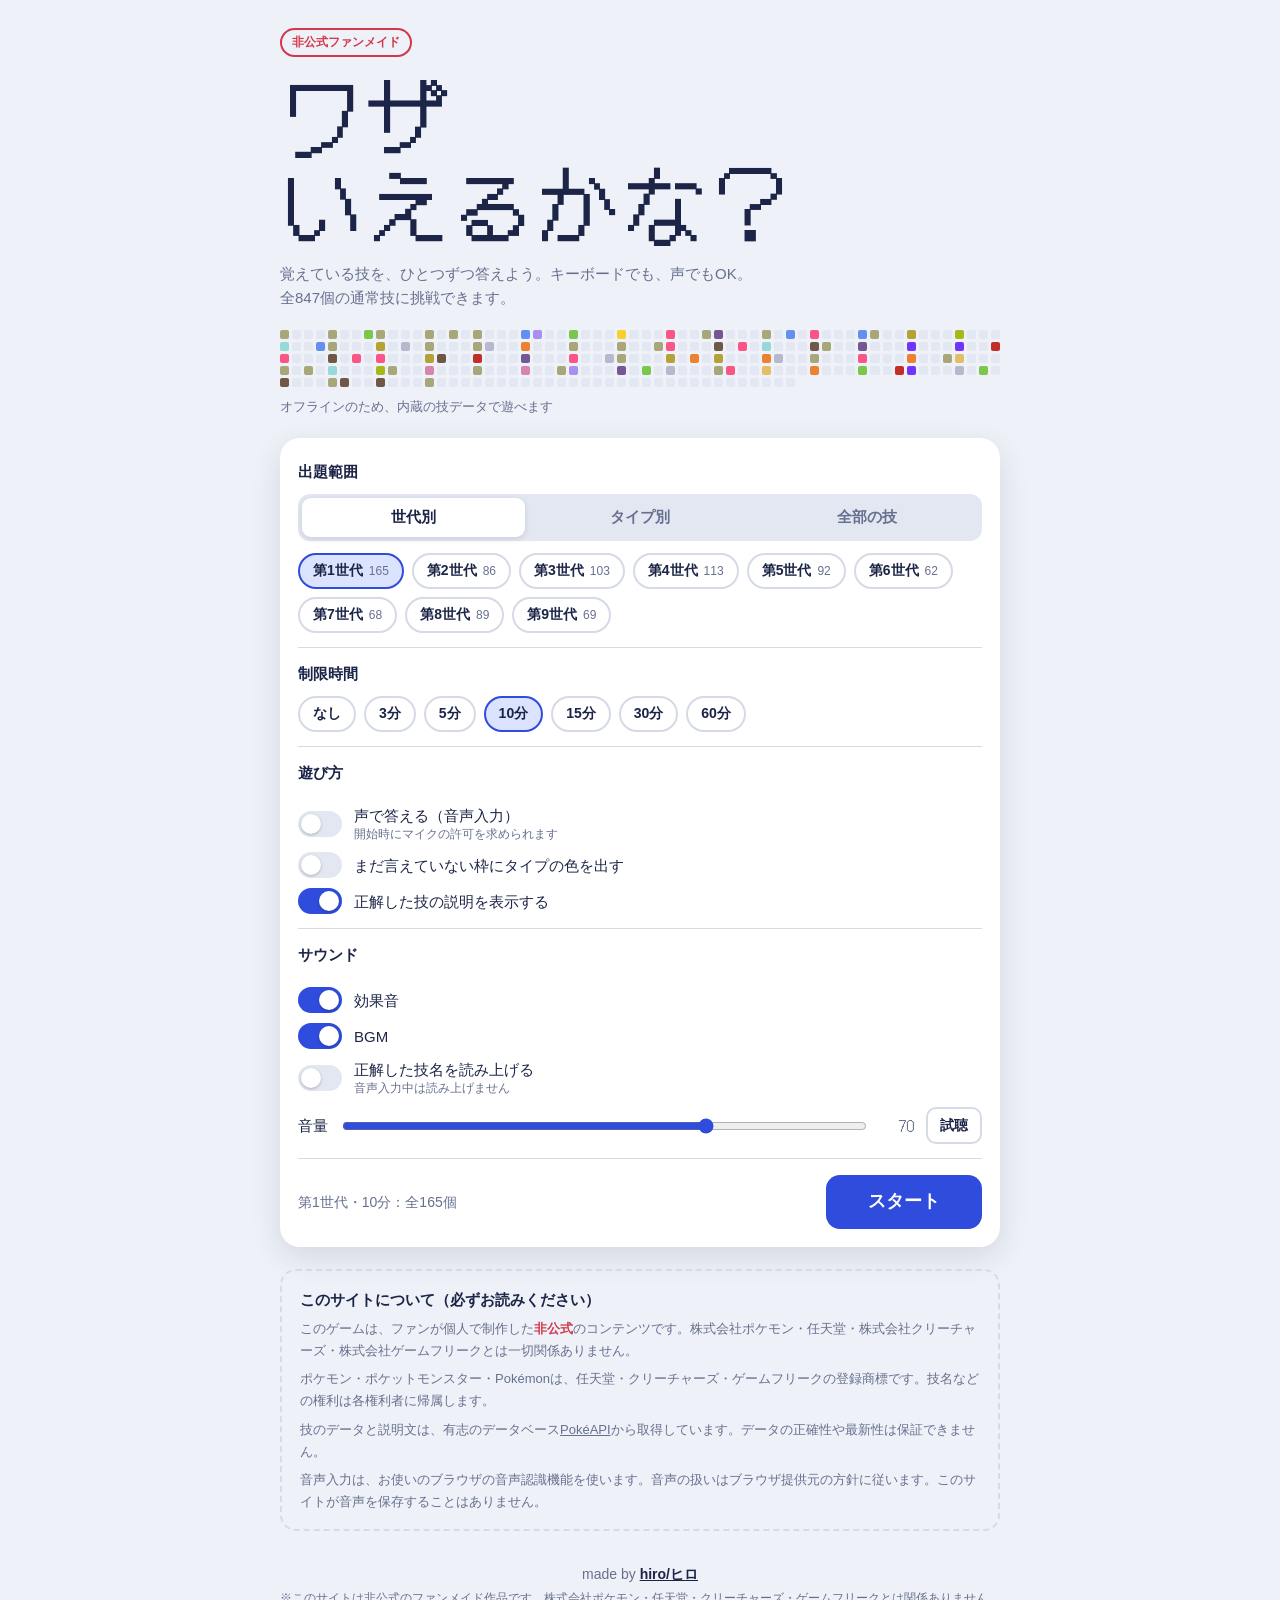
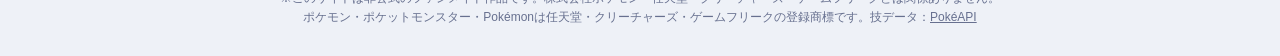
<file: sample game/Pokemon_AttackName/index.html>
<!DOCTYPE html>
<html lang="ja">
<head>
  <meta charset="UTF-8">
  <meta name="viewport" content="width=device-width, initial-scale=1, maximum-scale=1, user-scalable=no, viewport-fit=cover">
  <meta name="format-detection" content="telephone=no">
  <meta name="theme-color" content="#EEF1F7" media="(prefers-color-scheme: light)">
  <meta name="theme-color" content="#171C33" media="(prefers-color-scheme: dark)">
  <meta name="description" content="覚えているポケモンの技をいくつ言えるか挑戦する非公式ファンメイドゲーム。キーボードでも声でも答えられます。">
  <title>ワザいえるかな？</title>
  <link rel="preconnect" href="https://fonts.googleapis.com">
  <link rel="preconnect" href="https://fonts.gstatic.com" crossorigin>
  <link href="https://fonts.googleapis.com/css2?family=DotGothic16&family=Zen+Maru+Gothic:wght@500;700;900&display=swap" rel="stylesheet">
  <link rel="stylesheet" href="./style.css">
</head>
<body>

  <!-- 演出用キャンバス（紙吹雪・パーティクル） -->
  <canvas id="fx" class="fx" aria-hidden="true"></canvas>
  <!-- お知らせ（トースト） -->
  <div id="toast-area" class="toast-area" aria-live="polite"></div>

  <!-- ===== タイトル画面 ===== -->
  <section id="screen-title" class="screen is-active" aria-labelledby="title-heading">
    <div class="title-wrap">
      <p class="unofficial-badge">非公式ファンメイド</p>
      <header class="hero">
        <h1 id="title-heading" class="hero-title">ワザ<br>いえるかな？</h1>
        <p class="hero-lead">覚えている技を、ひとつずつ答えよう。キーボードでも、声でもOK。<br>全<span id="total-count">847</span>個の通常技に挑戦できます。</p>
        <div class="hero-mosaic" id="hero-mosaic" aria-hidden="true"></div>
        <p class="api-status" id="api-status" aria-live="polite"></p>
      </header>

      <div id="resume-card" class="resume-card" hidden>
        <div>
          <p class="resume-title">前回の続きがあります</p>
          <p class="resume-meta" id="resume-meta"></p>
        </div>
        <div class="resume-actions">
          <button type="button" class="btn btn-primary" id="btn-resume">続きから</button>
          <button type="button" class="btn btn-ghost" id="btn-discard">破棄する</button>
        </div>
      </div>

      <div class="setup">
        <fieldset class="setup-block">
          <legend>出題範囲</legend>
          <div class="seg" role="radiogroup" aria-label="出題範囲" id="seg-kind">
            <button type="button" role="radio" data-kind="gen" aria-checked="true">世代別</button>
            <button type="button" role="radio" data-kind="type" aria-checked="false">タイプ別</button>
            <button type="button" role="radio" data-kind="all" aria-checked="false">全部の技</button>
          </div>
          <div class="chips" id="chips-gen" role="radiogroup" aria-label="世代"></div>
          <div class="chips chips-type" id="chips-type" role="radiogroup" aria-label="タイプ" hidden></div>
          <p class="all-note" id="all-note" hidden>全世代・全タイプの通常技すべてが対象です。じっくり挑戦したい人向け。</p>
        </fieldset>

        <fieldset class="setup-block">
          <legend>制限時間</legend>
          <div class="chips" id="chips-time" role="radiogroup" aria-label="制限時間"></div>
        </fieldset>

        <fieldset class="setup-block setup-toggles">
          <legend>遊び方</legend>
          <label class="toggle">
            <input type="checkbox" id="opt-voice">
            <span class="toggle-ui" aria-hidden="true"></span>
            <span class="toggle-text">声で答える（音声入力）<small id="voice-support"></small></span>
          </label>
          <label class="toggle">
            <input type="checkbox" id="opt-hint">
            <span class="toggle-ui" aria-hidden="true"></span>
            <span class="toggle-text">まだ言えていない枠にタイプの色を出す</span>
          </label>
          <label class="toggle">
            <input type="checkbox" id="opt-detail" checked>
            <span class="toggle-ui" aria-hidden="true"></span>
            <span class="toggle-text">正解した技の説明を表示する</span>
          </label>
        </fieldset>

        <fieldset class="setup-block setup-toggles">
          <legend>サウンド</legend>
          <label class="toggle">
            <input type="checkbox" id="opt-se" checked>
            <span class="toggle-ui" aria-hidden="true"></span>
            <span class="toggle-text">効果音</span>
          </label>
          <label class="toggle">
            <input type="checkbox" id="opt-bgm" checked>
            <span class="toggle-ui" aria-hidden="true"></span>
            <span class="toggle-text">BGM</span>
          </label>
          <label class="toggle">
            <input type="checkbox" id="opt-speak">
            <span class="toggle-ui" aria-hidden="true"></span>
            <span class="toggle-text">正解した技名を読み上げる<small>音声入力中は読み上げません</small></span>
          </label>
          <div class="volume-row">
            <label for="opt-volume">音量</label>
            <input type="range" id="opt-volume" min="0" max="100" step="5" value="70">
            <span id="volume-val">70</span>
            <button type="button" class="btn btn-ghost btn-small" id="btn-sound-test">試聴</button>
          </div>
        </fieldset>

        <div class="start-row">
          <p class="best-line" id="best-line"></p>
          <button type="button" class="btn btn-primary btn-start" id="btn-start">スタート</button>
        </div>
      </div>

      <section class="about" aria-labelledby="about-heading">
        <h2 id="about-heading">このサイトについて（必ずお読みください）</h2>
        <p>このゲームは、ファンが個人で制作した<strong>非公式</strong>のコンテンツです。株式会社ポケモン・任天堂・株式会社クリーチャーズ・株式会社ゲームフリークとは一切関係ありません。</p>
        <p>ポケモン・ポケットモンスター・Pokémonは、任天堂・クリーチャーズ・ゲームフリークの登録商標です。技名などの権利は各権利者に帰属します。</p>
        <p>技のデータと説明文は、有志のデータベース<a href="https://pokeapi.co/" target="_blank" rel="noopener">PokéAPI</a>から取得しています。データの正確性や最新性は保証できません。</p>
        <p>音声入力は、お使いのブラウザの音声認識機能を使います。音声の扱いはブラウザ提供元の方針に従います。このサイトが音声を保存することはありません。</p>
      </section>
    </div>
  </section>

  <!-- ===== ゲーム画面 ===== -->
  <section id="screen-game" class="screen" aria-label="ゲーム">
    <div class="game-head" id="game-head">
      <div class="stat-row">
        <div class="stat-count" aria-live="polite">
          <span class="count-now" id="count-now">0</span><span class="count-sep">/</span><span class="count-total" id="count-total">0</span>
        </div>
        <div class="combo" id="combo" aria-hidden="true">
          <span class="combo-num" id="combo-num">2</span><span class="combo-label">コンボ</span>
          <span class="combo-bar"><i id="combo-bar"></i></span>
        </div>
        <div class="stat-scope" id="stat-scope"></div>
        <div class="stat-timer" id="stat-timer" aria-label="時間">0:00</div>
        <div class="head-buttons">
          <button type="button" class="icon-btn" id="btn-pause" aria-label="一時停止">
            <svg viewBox="0 0 24 24" aria-hidden="true"><rect x="6" y="5" width="4" height="14" rx="1"/><rect x="14" y="5" width="4" height="14" rx="1"/></svg>
          </button>
          <button type="button" class="btn btn-ghost btn-small" id="btn-giveup">ギブアップ</button>
        </div>
      </div>
      <div class="progress" aria-hidden="true"><div class="progress-bar" id="progress-bar"></div></div>

      <div class="input-row" id="input-row">
        <button type="button" class="mic-btn" id="btn-mic" aria-label="音声入力" aria-pressed="false" hidden>
          <svg viewBox="0 0 24 24" aria-hidden="true"><path d="M12 14a3 3 0 0 0 3-3V5a3 3 0 0 0-6 0v6a3 3 0 0 0 3 3Zm5-3a5 5 0 0 1-10 0H5a7 7 0 0 0 6 6.92V21h2v-3.08A7 7 0 0 0 19 11h-2Z"/></svg>
          <span class="mic-wave" aria-hidden="true"></span>
        </button>
        <input type="text" id="answer" class="answer" placeholder="技の名前を入力" autocomplete="off" autocorrect="off" autocapitalize="off" spellcheck="false" enterkeyhint="done" aria-label="技の名前" aria-describedby="feedback">
        <button type="button" class="btn btn-primary btn-enter" id="btn-enter">決定</button>
      </div>
      <p class="feedback" id="feedback" aria-live="polite">ひらがな・カタカナどちらでもOK。ぴったり合えば自動で入ります。</p>

      <div class="last-card" id="last-card" hidden>
        <span class="lc-type" id="lc-type"></span>
        <div class="lc-body">
          <p class="lc-name"><span id="lc-name"></span><span class="lc-meta" id="lc-meta"></span></p>
          <p class="lc-desc" id="lc-desc"></p>
        </div>
      </div>

      <div class="review-row" id="review-row" hidden>
        <button type="button" class="btn btn-primary btn-small" id="btn-show-result">結果を見る</button>
        <button type="button" class="btn btn-ghost btn-small" id="btn-only-missed" aria-pressed="false">言えなかった技だけ</button>
        <button type="button" class="btn btn-ghost btn-small" id="btn-retry-review">もう一度</button>
        <button type="button" class="btn btn-ghost btn-small" id="btn-title-review">タイトルへ</button>
      </div>
      <p class="review-tip" id="review-tip" hidden>マスをタップすると技の詳しい説明が見られます。</p>
    </div>

    <div class="board" id="board"></div>
  </section>

  <!-- ===== カウントダウン ===== -->
  <div class="countdown" id="countdown" hidden aria-live="assertive">
    <span class="cd-num" id="cd-num">3</span>
  </div>

  <!-- ===== 大きなお知らせ（コンプリート・タイムアップ） ===== -->
  <div class="banner" id="banner" hidden aria-live="assertive">
    <span class="banner-text" id="banner-text"></span>
  </div>

  <!-- ===== 一時停止 ===== -->
  <div class="overlay" id="overlay-pause" hidden>
    <div class="modal modal-small" role="dialog" aria-modal="true" aria-labelledby="pause-heading">
      <h2 id="pause-heading" class="modal-title">一時停止中</h2>
      <p class="modal-text">時間は止まっています。技の一覧も隠しています。</p>
      <div class="modal-actions">
        <button type="button" class="btn btn-primary" id="btn-unpause">再開する</button>
        <button type="button" class="btn btn-ghost" id="btn-pause-title">保存してタイトルへ</button>
      </div>
    </div>
  </div>

  <!-- ===== 確認 ===== -->
  <div class="overlay" id="overlay-confirm" hidden>
    <div class="modal modal-small" role="dialog" aria-modal="true" aria-labelledby="confirm-heading">
      <h2 id="confirm-heading" class="modal-title">ギブアップしますか？</h2>
      <p class="modal-text">ここで終了して結果を表示します。</p>
      <div class="modal-actions">
        <button type="button" class="btn btn-danger" id="btn-confirm-yes">ギブアップする</button>
        <button type="button" class="btn btn-ghost" id="btn-confirm-no">続ける</button>
      </div>
    </div>
  </div>

  <!-- ===== 技の詳細 ===== -->
  <div class="overlay" id="overlay-detail" hidden>
    <div class="modal modal-detail" role="dialog" aria-modal="true" aria-labelledby="detail-name">
      <div class="detail-top" id="detail-top">
        <p class="detail-no" id="detail-no"></p>
        <h2 class="detail-name" id="detail-name"></h2>
        <p class="detail-en" id="detail-en"></p>
      </div>
      <div class="detail-badges" id="detail-badges"></div>
      <dl class="detail-stats">
        <div><dt>威力</dt><dd id="detail-power">—</dd></div>
        <div><dt>命中</dt><dd id="detail-acc">—</dd></div>
        <div><dt>PP</dt><dd id="detail-pp">—</dd></div>
        <div><dt>優先度</dt><dd id="detail-pri">—</dd></div>
      </dl>
      <p class="detail-desc" id="detail-desc"></p>
      <p class="detail-src">データ：PokéAPI（非公式データベース）</p>
      <div class="modal-actions">
        <button type="button" class="btn btn-primary" id="btn-detail-close">閉じる</button>
      </div>
    </div>
  </div>

  <!-- ===== 結果 ===== -->
  <div class="overlay" id="overlay-result" hidden>
    <div class="modal" role="dialog" aria-modal="true" aria-labelledby="result-heading">
      <p class="result-reason" id="result-reason"></p>
      <h2 id="result-heading" class="result-rank"></h2>
      <div class="result-score">
        <span class="result-num" id="result-num">0</span>
        <span class="result-of">/ <span id="result-total">0</span> 個</span>
      </div>
      <p class="result-sub" id="result-sub"></p>
      <p class="result-best" id="result-best"></p>
      <div class="breakdown" id="breakdown"></div>
      <div class="modal-actions modal-actions-wrap">
        <button type="button" class="btn btn-primary" id="btn-review">言えなかった技を見る</button>
        <button type="button" class="btn btn-ghost" id="btn-share">Xでシェア</button>
        <button type="button" class="btn btn-ghost" id="btn-retry">もう一度</button>
        <button type="button" class="btn btn-ghost" id="btn-title">タイトルへ</button>
      </div>
    </div>
  </div>

  <footer class="site-foot">
    <p class="credit">made by <a href="https://github.com/h1ro223" target="_blank" rel="noopener">hiro/ヒロ</a></p>
    <p class="disclaimer">※このサイトは非公式のファンメイド作品です。株式会社ポケモン・任天堂・クリーチャーズ・ゲームフリークとは関係ありません。<br>ポケモン・ポケットモンスター・Pokémonは任天堂・クリーチャーズ・ゲームフリークの登録商標です。技データ：<a href="https://pokeapi.co/" target="_blank" rel="noopener">PokéAPI</a></p>
  </footer>

  <script src="./script.js"></script>
</body>
</html>
</file>
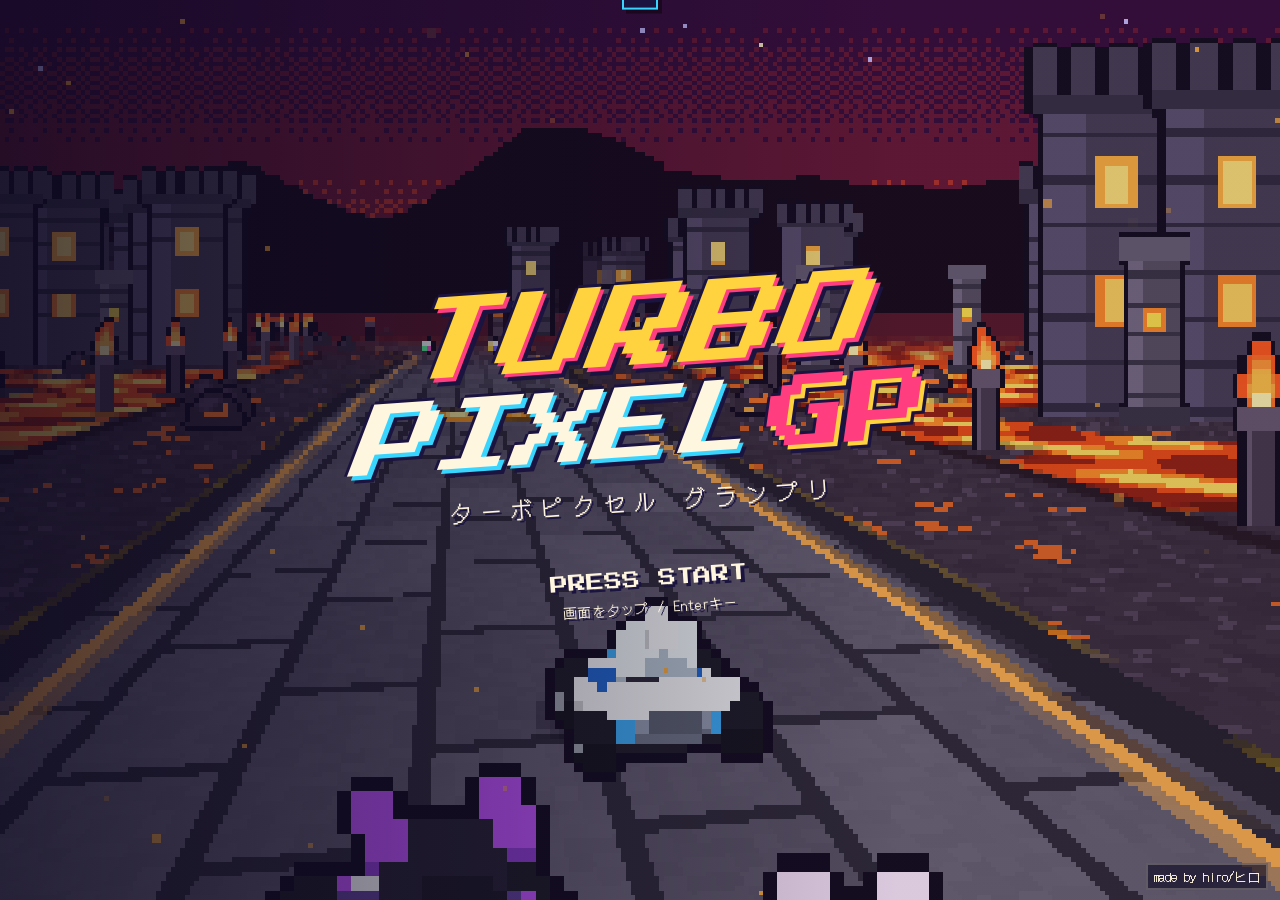
<file: sample game/Race/index.html>
<!DOCTYPE html>
<html lang="ja">
<head>
  <meta charset="UTF-8">
  <meta name="viewport" content="width=device-width, initial-scale=1, maximum-scale=1, user-scalable=no, viewport-fit=cover">
  <meta name="theme-color" content="#0b0820">
  <meta name="description" content="ドット絵の疑似3Dカートレース。ドリフト、アイテム、グランプリ、ゴースト付きタイムアタックを搭載。">
  <meta name="apple-mobile-web-app-capable" content="yes">
  <title>ターボピクセルGP｜TURBO PIXEL GP</title>
  <link rel="preconnect" href="https://fonts.googleapis.com">
  <link rel="preconnect" href="https://fonts.gstatic.com" crossorigin>
  <link href="https://fonts.googleapis.com/css2?family=DotGothic16&family=Press+Start+2P&display=swap" rel="stylesheet">
  <link rel="stylesheet" href="./style.css">
</head>
<body>
<div id="app">
  <canvas id="screen" aria-label="ゲーム画面"></canvas>

  <!-- ============ HUD ============ -->
  <div id="hud" class="hidden">
    <div class="hud-tl">
      <div id="item-slot" class="item-slot"><canvas id="item-cv" width="16" height="16"></canvas><span id="item-count"></span></div>
      <div class="hud-info">
        <div id="hud-lap" class="hud-lap">LAP <b>1</b><span>/3</span></div>
        <div id="hud-time" class="hud-time">0'00"00</div>
      </div>
    </div>
    <div class="hud-tr"><canvas id="minimap" width="128" height="128"></canvas></div>
    <div id="hud-rank" class="hud-rank"></div>
    <div id="hud-pos" class="hud-pos"><b>1</b><span>st</span></div>
    <div id="hud-speed" class="hud-speed"><b>0</b><span>km/h</span></div>
    <div id="hud-msg" class="hud-msg"></div>
    <div id="hud-sub" class="hud-sub"></div>
    <div id="hud-banner" class="hud-banner"></div>
    <div id="hud-wrong" class="hud-wrong">ぎゃくそう！</div>
    <button id="btn-pause" class="btn-pause" type="button" aria-label="ポーズ"><i></i><i></i></button>
  </div>

  <!-- ============ タッチ操作 ============ -->
  <div id="touch" class="hidden">
    <div id="tc-stick" class="tc-stick">
      <div class="tc-base"><div class="tc-knob"></div></div>
      <span class="tc-hint">◀ ここでハンドル ▶</span>
    </div>
    <div class="tc-btns">
      <button type="button" class="tc-btn tc-item" data-k="item">ITEM</button>
      <button type="button" class="tc-btn tc-brake" data-k="brake">BRAKE</button>
      <button type="button" class="tc-btn tc-drift" data-k="drift">DRIFT</button>
      <button type="button" class="tc-btn tc-accel" data-k="accel">GAS</button>
    </div>
  </div>

  <!-- ============ メニュー ============ -->
  <div id="ui">
    <!-- タイトル -->
    <section id="scr-title" class="screen">
      <div class="title-wrap">
        <h1 class="logo" aria-label="TURBO PIXEL GP">
          <span class="logo-l1">TURBO</span>
          <span class="logo-l2">PIXEL<em>GP</em></span>
        </h1>
        <p class="logo-jp">ターボピクセル グランプリ</p>
        <p class="press">PRESS START<small>画面をタップ / Enterキー</small></p>
      </div>
      <a class="credit" href="https://github.com/h1ro223" target="_blank" rel="noopener">made by hiro/ヒロ</a>
    </section>

    <!-- メイン -->
    <section id="scr-main" class="screen side">
      <div class="panel">
        <div class="mini-logo">TURBO PIXEL <em>GP</em></div>
        <nav class="menu">
          <button class="btn big" data-go="gp"><span>グランプリ</span><small>4コースで総合優勝をめざす</small></button>
          <button class="btn big" data-go="vs"><span>フリーラン</span><small>好きなコース・ルールで走る</small></button>
          <button class="btn big" data-go="ta"><span>タイムアタック</span><small>ゴーストと自己ベスト勝負</small></button>
          <button class="btn big" data-go="battle"><span>バトル</span><small>風船わり・コイン集めで対戦</small></button>
          <button class="btn big" data-go="online"><span>オンライン</span><small>部屋コードで友だちと走る</small></button>
          <div class="menu-row">
            <button class="btn" data-go="records">きろく</button>
            <button class="btn" data-go="options">せってい</button>
            <button class="btn" data-go="howto">あそびかた</button>
          </div>
        </nav>
        <a class="credit in-panel" href="https://github.com/h1ro223" target="_blank" rel="noopener">made by hiro/ヒロ</a>
      </div>
    </section>

    <!-- クラス -->
    <section id="scr-class" class="screen side">
      <div class="panel">
        <h2 id="class-title">クラスをえらぶ</h2>
        <div id="class-list" class="class-list"></div>
        <p id="class-desc" class="desc-box"></p>
        <button class="btn back" data-act="back">もどる</button>
      </div>
    </section>

    <!-- キャラ -->
    <section id="scr-char" class="screen">
      <div class="panel wide">
        <h2 id="char-title">キャラクターをえらぶ</h2>
        <div class="char-layout">
          <div id="char-grid" class="char-grid"></div>
          <div id="char-prev-wrap" class="char-prev">
            <canvas id="char-prev" width="34" height="34"></canvas>
            <h3 id="char-name"></h3>
            <p id="char-desc"></p>
            <div id="char-stats" class="stats"></div>
          </div>
        </div>
        <div class="btn-row">
          <button class="btn back" data-act="back">もどる</button>
          <button class="btn big go" data-act="char-ok">けってい</button>
        </div>
      </div>
    </section>

    <!-- オンライン -->
    <section id="scr-online" class="screen">
      <div class="panel">
        <h2>オンライン対戦</h2>
        <div class="net-me">
          <label class="opt net-name"><span>なまえ</span><input id="net-name" type="text" maxlength="8" autocomplete="off" placeholder="プレイヤー"></label>
          <div class="net-char"><button class="btn mini" data-act="netchar" data-dir="-1">◀</button><img alt=""><span></span><button class="btn mini" data-act="netchar" data-dir="1">▶</button></div>
        </div>
        <button class="btn big go" data-act="netquick" data-autofocus><span>おまかせで入る</span><small>空いている公開ルームに入る。なければ部屋をつくって待つ</small></button>
        <div class="net-rooms-head">
          <h3>公開ルーム</h3>
          <button class="btn mini" data-act="netrefresh">更新</button>
        </div>
        <div id="net-rooms" class="net-rooms" aria-live="polite"><p class="net-empty">部屋をさがしています…</p></div>
        <div class="net-make">
          <button class="btn tog-pub on" id="net-pub" data-act="netpub" aria-pressed="true"><small>部屋の公開</small><b id="net-pub-label">公開</b></button>
          <button class="btn big" data-act="nethost"><span>部屋をつくる</span><small id="net-pub-desc">一覧にのせて、だれでも入れる</small></button>
        </div>
        <div class="net-join">
          <input id="net-code" type="text" inputmode="numeric" maxlength="4" autocomplete="off" placeholder="部屋番号">
          <button class="btn big" data-act="netjoin">番号で入る</button>
        </div>
        <p id="net-status" class="note"></p>
        <p class="small net-help">同じ部屋の人とP2P（直接通信）で走ります。プライベートの部屋には、部屋番号か招待リンクで入れます。回線によってはつながらないことがあります。アイテムの命中は「当てられた人の画面」で判定します。</p>
        <div class="btn-row"><button class="btn back" data-act="back">もどる</button></div>
      </div>
    </section>

    <!-- ロビー -->
    <section id="scr-lobby" class="screen">
      <div class="panel wide">
        <h2>ロビー <span class="room-code"><em id="lobby-kind" class="room-kind pub">公開</em>部屋番号 <b id="lobby-code">----</b></span></h2>
        <div class="lobby-layout">
          <div id="lobby-players" class="lobby-players"></div>
          <div class="lobby-side">
            <div class="net-char"><button class="btn mini" data-act="netchar" data-dir="-1">◀</button><img alt=""><span></span><button class="btn mini" data-act="netchar" data-dir="1">▶</button></div>
            <canvas id="lobby-mini" width="128" height="128"></canvas>
            <div id="lobby-settings" class="lobby-settings">
              <button class="btn" id="lobby-course" data-act="lcourse">コース</button>
              <button class="btn" id="lobby-cls" data-act="lcls">クラス</button>
              <button class="btn" id="lobby-laps" data-act="llaps">周回</button>
              <button class="btn" id="lobby-cpu" data-act="lcpu">CPU</button>
              <button class="btn" id="lobby-items" data-act="litems">アイテム</button>
            </div>
          </div>
        </div>
        <p id="lobby-note" class="note"></p>
        <div class="btn-row">
          <button class="btn back" data-act="netleave">退出</button>
          <button class="btn" id="lobby-copy" data-act="netcopy">リンクをコピー</button>
          <button class="btn big go" id="lobby-start" data-act="lstart">スタート</button>
        </div>
      </div>
    </section>

    <!-- バトル：ルール -->
    <section id="scr-brule" class="screen">
      <div class="panel">
        <h2>バトル：ルールをえらぶ</h2>
        <div class="brule-list">
          <button class="btn big brule-card" data-act="brule" data-r="balloon" data-autofocus>
            <span class="brule-icon bal"><i></i><i></i><i></i></span>
            <span class="brule-txt"><b>風船バトル</b><small>風船は3つ。全部割られたら脱落！最後の1人になれ。</small></span>
          </button>
          <button class="btn big brule-card" data-act="brule" data-r="coin">
            <span class="brule-icon coin"><i></i></span>
            <span class="brule-txt"><b>コインバトル</b><small>時間内にコインを一番多く集めた人の勝ち。攻撃で相手のコインを落とせ！</small></span>
          </button>
        </div>
        <div class="btn-row"><button class="btn back" data-act="back">もどる</button></div>
      </div>
    </section>

    <!-- バトル：ステージ -->
    <section id="scr-bstage" class="screen">
      <div class="panel">
        <h2 id="bstage-title">バトル：ステージをえらぶ</h2>
        <div id="bstage-grid" class="bstage-grid"></div>
        <div id="bstage-info" class="desc-box"></div>
        <div class="course-opts two">
          <button class="btn" id="opt-bcpu" data-act="bcpu">CPU：7台</button>
          <button class="btn" id="opt-btime" data-act="btime">時間：3分</button>
        </div>
        <div class="btn-row">
          <button class="btn back" data-act="back">もどる</button>
          <button class="btn big go" data-act="bstage-ok">スタート</button>
        </div>
      </div>
    </section>

    <!-- カップ（グランプリ） -->
    <section id="scr-cup" class="screen">
      <div class="panel wide">
        <h2 id="cup-title">カップをえらぶ</h2>
        <div id="cup-list" class="cup-list"></div>
        <p id="cup-desc" class="desc-box"></p>
        <div class="btn-row">
          <button class="btn back" data-act="back">もどる</button>
          <button class="btn big go" data-act="cup-ok">スタート</button>
        </div>
      </div>
    </section>

    <!-- コース -->
    <section id="scr-course" class="screen">
      <div class="panel wide">
        <h2 id="course-title">コースをえらぶ</h2>
        <div id="course-grid" class="course-grid"></div>
        <div id="course-info" class="desc-box"></div>
        <div id="course-opts" class="course-opts">
          <button class="btn" id="opt-laps" data-act="laps">周回：3</button>
          <button class="btn" id="opt-cpu" data-act="cpu">CPU：7台</button>
          <button class="btn" id="opt-items" data-act="items">アイテム：あり</button>
        </div>
        <div class="btn-row">
          <button class="btn back" data-act="back">もどる</button>
          <button class="btn big go" data-act="course-ok">スタート</button>
        </div>
      </div>
    </section>

    <!-- 設定 -->
    <section id="scr-options" class="screen side">
      <div class="panel">
        <h2>せってい</h2>
        <div class="opts">
          <label class="opt"><span>BGM</span><input id="opt-bgm" type="range" min="0" max="100" step="5"><b id="opt-bgm-v">60</b></label>
          <label class="opt"><span>効果音</span><input id="opt-se" type="range" min="0" max="100" step="5"><b id="opt-se-v">80</b></label>
          <div class="opt"><span>画質</span><button class="btn tog" data-act="opt" data-opt="quality">ふつう</button></div>
          <div class="opt"><span>画面ゆれ</span><button class="btn tog" data-act="opt" data-opt="shake">ON</button></div>
          <div class="opt"><span>ミニマップ</span><button class="btn tog" data-act="opt" data-opt="minimap">ON</button></div>
          <div class="opt"><span>オートアクセル<small>スマホ用</small></span><button class="btn tog" data-act="opt" data-opt="autoAccel">ON</button></div>
          <div class="opt"><span>ジャイロ操作<small>スマホ用</small></span><button class="btn tog" data-act="opt" data-opt="gyro">OFF</button></div>
          <div class="opt"><span>ふってトリック<small>スマホ用</small></span><button class="btn tog" data-act="opt" data-opt="motionJA">OFF</button></div>
          <div class="opt"><span>A/B入れ替え<small>コントローラー</small></span><button class="btn tog" data-act="opt" data-opt="swapAB">OFF</button></div>
          <div class="opt"><span>X/Y入れ替え<small>コントローラー</small></span><button class="btn tog" data-act="opt" data-opt="swapXY">OFF</button></div>
          <div class="opt"><span>振動<small>コントローラー</small></span><button class="btn tog" data-act="opt" data-opt="rumble">ON</button></div>
          <p id="opt-pad" class="note pad-name"></p>
        </div>
        <p id="opt-note" class="note"></p>
        <div class="btn-row">
          <button class="btn back" data-act="back">もどる</button>
          <button class="btn" data-act="reset">セーブデータをリセット</button>
        </div>
      </div>
    </section>

    <!-- 記録 -->
    <section id="scr-records" class="screen side">
      <div class="panel">
        <h2>きろく</h2>
        <div id="records-body" class="records"></div>
        <button class="btn back" data-act="back">もどる</button>
      </div>
    </section>

    <!-- あそびかた -->
    <section id="scr-howto" class="screen">
      <div class="panel wide scroll">
        <h2>あそびかた</h2>
        <div class="howto">
          <div class="how-col">
            <h3>そうさ</h3>
            <table class="keys">
              <tr><th></th><td>キーボード</td><td>スマホ</td><td>コントローラー</td></tr>
              <tr><th>ハンドル</th><td>← → / A D</td><td>左スティック</td><td>左スティック / 十字</td></tr>
              <tr><th>アクセル</th><td>↑ / W</td><td>オート（またはGAS）</td><td>A / RT</td></tr>
              <tr><th>ブレーキ・バック</th><td>↓ / S</td><td>BRAKE</td><td>B / LT</td></tr>
              <tr><th>ドリフト・ジャンプ</th><td>Shift / C</td><td>DRIFT</td><td>RB / Y</td></tr>
              <tr><th>アイテム</th><td>Space / E</td><td>ITEM</td><td>LB / X</td></tr>
              <tr><th>ポーズ</th><td>Esc / P</td><td>右上のボタン</td><td>START</td></tr>
            </table>
            <p class="small">コントローラーはUSBかBluetoothでつないで、ボタンを押すと認識します。メニューはスティック/十字で選んでAで決定、Bでもどる。任天堂系コントローラーなどでボタンの位置が逆のときは、せっていの「A/B入れ替え」「X/Y入れ替え」を使ってね。スマホでコントローラーを使うと、画面のタッチボタンは自動で消えます（画面にさわると元に戻ります）。</p>
            <h3>テクニック</h3>
            <dl class="tech">
              <dt>ドリフト＆ミニターボ</dt><dd>ハンドルを切りながらドリフトボタンを押しっぱなし。火花が<span class="c1">青</span>→<span class="c2">オレンジ</span>→<span class="c3">むらさき</span>に変わったら離すと加速！内側にハンドルを切るとたまるのが速い。</dd>
              <dt>ロケットスタート</dt><dd>カウントの「1」が出た直後にアクセル。早すぎるとエンストするよ。（オートアクセル中はDRIFTボタン）</dd>
              <dt>ジャンプトリック</dt><dd>ジャンプ台で飛んだ直後にドリフトボタン（スマホはスマホを振ってもOK）で、着地のときに加速。</dd>
              <dt>カイトで滑空</dt><dd>青いジャンプ台に乗るとカイトが開いて大空を飛ぶ。ハンドルで左右に動いて、空中のリングをくぐると加速！滑空中もトリックできる。</dd>
              <dt>水中</dt><dd>道が海にもぐる区間は、ふわっと高く跳ねてハンドルが少し重くなる。</dd>
              <dt>無重力ゾーン</dt><dd>宇宙コースの紫のゾーンでは、ジャンプがとても高く長くなる。</dd>
              <dt>崩れる床・砂嵐</dt><dd>遺跡の石畳は時々穴があく（赤く点滅したら要注意）。砂嵐の中は視界が悪く、横風で流される。</dd>
              <dt>バトル</dt><dd>風船バトル：風船3つ、アイテムや加速中の体当たりで割れる。全部割られたら脱落。コインバトル：時間内に一番コインを集めた人の勝ち。攻撃すると相手のコインを落とさせられる。</dd>
              <dt>横風・バンパー・動く障害物</dt><dd>横風は左右に押し流してくる。ネオン街のバンパーは強くはじき返す。フグ・ロボ・隕石に当たるとスピン！</dd>
              <dt>ダッシュパネル</dt><dd>黄色い矢印のパネルを踏むと一気に加速。</dd>
              <dt>コースアウト</dt><dd>海や溶岩に落ちるとタイムロス。オフロードは大きく減速する。</dd>
            </dl>
          </div>
          <div class="how-col">
            <h3>アイテム</h3>
            <p class="small">光るクリスタルに触れるとアイテムが手に入る。順位が低いほど強いアイテムが出やすい。</p>
            <div id="howto-items" class="howto-items"></div>
          </div>
        </div>
        <button class="btn back" data-act="back">もどる</button>
      </div>
    </section>

    <!-- ポーズ -->
    <section id="scr-pause" class="screen center">
      <div class="panel small">
        <h2 class="en">PAUSE</h2>
        <nav class="menu">
          <button class="btn big" data-act="resume">つづける</button>
          <button class="btn" data-act="restart">やりなおす</button>
          <button class="btn" data-act="quit">メニューへ</button>
        </nav>
        <p id="pause-note" class="note"></p>
        <a class="credit in-panel" href="https://github.com/h1ro223" target="_blank" rel="noopener">made by hiro/ヒロ</a>
      </div>
    </section>

    <!-- リザルト -->
    <section id="scr-result" class="screen center">
      <div class="panel">
        <h2 id="result-title" class="en">RESULT</h2>
        <div id="result-list" class="res-list"></div>
        <div id="result-btns" class="btn-row"></div>
      </div>
    </section>

    <!-- 総合順位 -->
    <section id="scr-standings" class="screen center">
      <div class="panel">
        <h2 id="stand-title">ランキング</h2>
        <div id="stand-list" class="res-list"></div>
        <div id="stand-btns" class="btn-row"></div>
      </div>
    </section>

    <!-- 表彰台 -->
    <section id="scr-podium" class="screen center">
      <div class="panel podium">
        <h2 class="en">GRAND PRIX</h2>
        <div id="podium-rank" class="podium-rank"></div>
        <canvas id="podium-cv" width="210" height="104"></canvas>
        <div id="podium-msg" class="podium-msg"></div>
        <div class="btn-row"><button class="btn big" data-act="quit" data-autofocus>メニューへ</button></div>
        <a class="credit in-panel" href="https://github.com/h1ro223" target="_blank" rel="noopener">made by hiro/ヒロ</a>
      </div>
    </section>

    <!-- タイムアタック結果 -->
    <section id="scr-taresult" class="screen center">
      <div class="panel">
        <h2 class="en">TIME ATTACK</h2>
        <div id="ta-body" class="ta-body"></div>
        <div id="ta-btns" class="btn-row">
          <button class="btn big" data-act="retry" data-autofocus>もう一度</button>
          <button class="btn" data-act="tocourse">コースをえらぶ</button>
          <button class="btn" data-act="quit">メニューへ</button>
        </div>
      </div>
    </section>
  </div>

  <div id="toast" class="toast" role="status" aria-live="polite"></div>
  <div id="loading" class="loading show"><div><p>LOADING</p><i></i></div></div>
</div>
<script src="./wakeup.js"></script>
<script src="./script.js"></script>
</body>
</html>
</file>
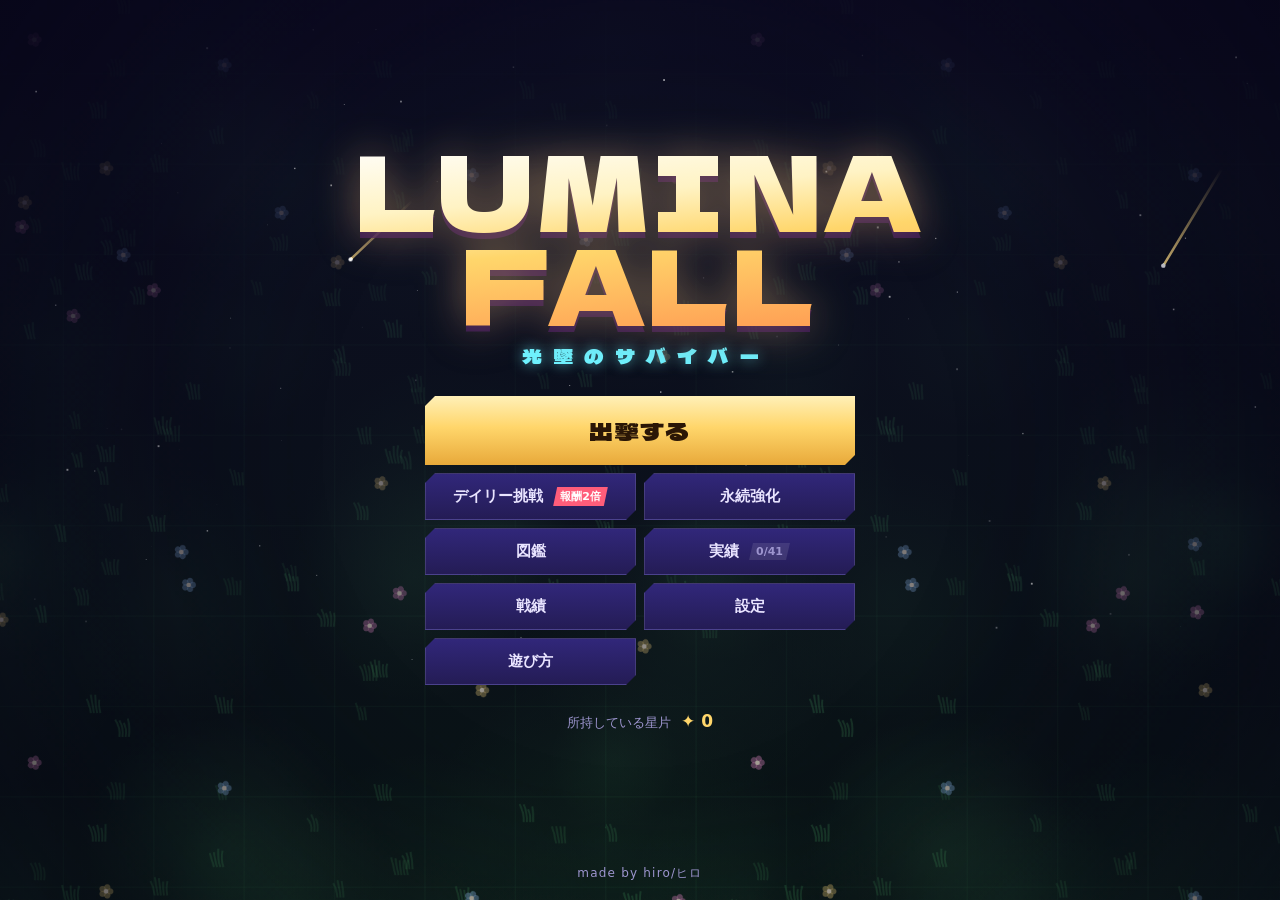
<file: sample game/Survivor/index.html>
<!DOCTYPE html>
<html lang="ja">
<head>
<meta charset="UTF-8">
<meta name="viewport" content="width=device-width, initial-scale=1, maximum-scale=1, user-scalable=no, viewport-fit=cover">
<meta name="apple-mobile-web-app-capable" content="yes">
<meta name="mobile-web-app-capable" content="yes">
<meta name="apple-mobile-web-app-status-bar-style" content="black-translucent">
<meta name="theme-color" content="#0d0b24">
<meta name="format-detection" content="telephone=no">
<meta name="description" content="LUMINA FALL -光墜のサバイバー- 魔物の大群を生き延びるローグライト・サバイバーアクション。made by hiro/ヒロ">
<title>LUMINA FALL -光墜のサバイバー- | made by hiro/ヒロ</title>
<link rel="preconnect" href="https://fonts.googleapis.com">
<link rel="preconnect" href="https://fonts.gstatic.com" crossorigin>
<link href="https://fonts.googleapis.com/css2?family=Dela+Gothic+One&family=Zen+Kaku+Gothic+New:wght@500;700;900&display=swap" rel="stylesheet">
<link rel="stylesheet" href="./style.css">
</head>
<body>
<div id="app">
  <canvas id="game"></canvas>

  <!-- HUD -->
  <div id="hud" class="hide">
    <div id="xpbar"><i id="xpfill"></i><b id="lvtxt">Lv 1</b></div>
    <div id="hudrow">
      <div id="hudL">
        <div id="hpbar"><i id="hpfill"></i><b id="hptxt">100 / 100</b></div>
        <div id="slots"></div>
      </div>
      <div id="hudC"><div id="timer">00:00</div><div id="stagetag"></div></div>
      <div id="hudR">
        <div class="hstat"><span>☠</span><b id="killtxt">0</b></div>
        <div class="hstat gold"><span>✦</span><b id="cointxt">0</b></div>
        <button id="btnPause" aria-label="ポーズ"><i></i><i></i></button>
      </div>
    </div>
    <div id="bossbar" class="hide"><div id="bossname"></div><div id="bosstrack"><i id="bossfill"></i></div></div>
    <div id="ctrl">
      <button id="btnUlt" class="cbtn ult" aria-label="必殺技"><span class="cl">必殺</span><span class="ck">E</span></button>
      <button id="btnDash" class="cbtn dash" aria-label="ダッシュ"><span class="cl">ダッシュ</span><span class="ck">Space</span></button>
    </div>
    <div id="tut" class="hide"></div>
  </div>
  <div id="fps" class="hide"></div>
  <div id="toasts"></div>
  <div id="bigtoast"></div>

  <!-- タイトル -->
  <section id="scrTitle" class="scr hide">
    <div class="titleWrap">
      <h1 class="logo"><span class="logoMain">LUMINA<br>FALL</span><span class="logoSub">光墜のサバイバー</span></h1>
      <nav class="menu">
        <button class="mbtn prime" data-go="prep">出撃する</button>
        <button class="mbtn" data-go="daily">デイリー挑戦<span class="tag" id="dailyTag"></span></button>
        <button class="mbtn" data-go="shop">永続強化</button>
        <button class="mbtn" data-go="codex">図鑑</button>
        <button class="mbtn" data-go="ach">実績<span class="tag dim" id="achTag"></span></button>
        <button class="mbtn" data-go="stats">戦績</button>
        <button class="mbtn" data-go="settings">設定</button>
        <button class="mbtn" data-go="help">遊び方</button>
      </nav>
      <div class="shardBox">所持している星片 <b>✦ <span class="shardsVal">0</span></b></div>
    </div>
    <a class="credit" href="https://github.com/h1ro223" target="_blank" rel="noopener">made by hiro/ヒロ</a>
  </section>

  <section id="scrPrep" class="scr page hide">
    <header class="phead"><button class="back" data-go="title">戻る</button><h2>出撃準備</h2><div class="shardMini">✦ <span class="shardsVal">0</span></div></header>
    <div class="pbody" id="prepBody"></div>
    <footer class="pfoot"><button id="btnStart" class="mbtn prime">出撃する</button></footer>
  </section>
  <section id="scrDaily" class="scr page hide">
    <header class="phead"><button class="back" data-go="title">戻る</button><h2>デイリー挑戦</h2><div class="shardMini">✦ <span class="shardsVal">0</span></div></header>
    <div class="pbody" id="dailyBody"></div>
    <footer class="pfoot"><button id="btnDailyStart" class="mbtn prime">挑戦する</button></footer>
  </section>
  <section id="scrShop" class="scr page hide">
    <header class="phead"><button class="back" data-go="title">戻る</button><h2>永続強化</h2><div class="shardMini">✦ <span class="shardsVal">0</span></div></header>
    <div class="pbody" id="shopBody"></div>
  </section>
  <section id="scrCodex" class="scr page hide">
    <header class="phead"><button class="back" data-go="title">戻る</button><h2>図鑑</h2></header>
    <div class="pbody" id="codexBody"></div>
  </section>
  <section id="scrAch" class="scr page hide">
    <header class="phead"><button class="back" data-go="title">戻る</button><h2>実績</h2></header>
    <div class="pbody" id="achBody"></div>
  </section>
  <section id="scrStats" class="scr page hide">
    <header class="phead"><button class="back" data-go="title">戻る</button><h2>戦績</h2></header>
    <div class="pbody" id="statsBody"></div>
  </section>
  <section id="scrSettings" class="scr page hide">
    <header class="phead"><button class="back" data-go="title">戻る</button><h2>設定</h2></header>
    <div class="pbody" id="settingsBody"></div>
  </section>
  <section id="scrHelp" class="scr page hide">
    <header class="phead"><button class="back" data-go="title">戻る</button><h2>遊び方</h2></header>
    <div class="pbody" id="helpBody"></div>
  </section>

  <!-- オーバーレイ -->
  <div id="ovLevel" class="ov hide"><div class="ovPanel lv" id="ovLevelIn"></div></div>
  <div id="ovChest" class="ov hide"><div class="ovPanel chest" id="ovChestIn"></div></div>
  <div id="ovPause" class="ov hide"><div class="ovPanel" id="ovPauseIn"></div></div>
  <div id="ovClear" class="ov hide"><div class="ovPanel clear" id="ovClearIn"></div></div>
  <div id="ovResult" class="ov hide"><div class="ovPanel" id="ovResultIn"></div></div>
  <div id="ovConfirm" class="ov hide"><div class="ovPanel small" id="ovConfirmIn"></div></div>
</div>
<script src="./script.js"></script>
</body>
</html>
</file>
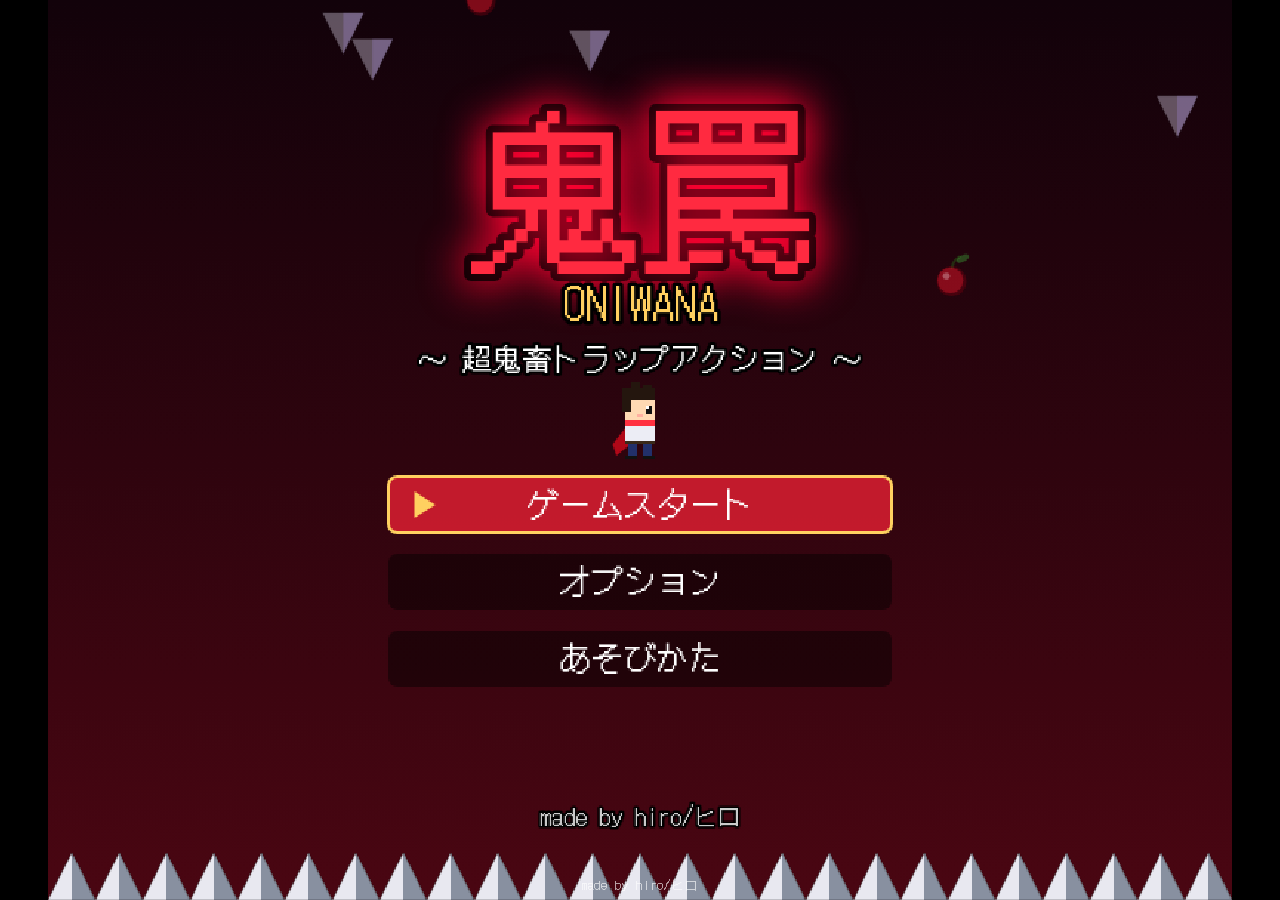
<file: sample game/TrollAction/index.html>
<!DOCTYPE html>
<html lang="ja">
<head>
<meta charset="UTF-8">
<meta name="viewport" content="width=device-width, initial-scale=1, maximum-scale=1, user-scalable=no, viewport-fit=cover">
<meta name="apple-mobile-web-app-capable" content="yes">
<meta name="format-detection" content="telephone=no">
<meta name="theme-color" content="#12020a">
<title>鬼罠 ONIWANA ～超鬼畜トラップアクション～</title>
<link rel="preconnect" href="https://fonts.googleapis.com">
<link rel="preconnect" href="https://fonts.gstatic.com" crossorigin>
<link href="https://fonts.googleapis.com/css2?family=DotGothic16&display=swap" rel="stylesheet">
<link rel="stylesheet" href="./style.css">
</head>
<body>
<div id="wrap"><canvas id="game" width="800" height="608"></canvas></div>
<div id="pad" aria-hidden="true">
  <div class="pad-l"><div class="btn" data-btn="left">◀</div><div class="btn" data-btn="right">▶</div></div>
  <div class="pad-r"><div class="btn small" data-btn="shoot">SHOT</div><div class="btn big" data-btn="jump">JUMP</div></div>
  <div class="pad-t"><div class="btn mini" data-btn="retry">R</div><div class="btn mini" data-btn="pause">❚❚</div></div>
</div>
<a id="credit" href="https://github.com/h1ro223" target="_blank" rel="noopener">made by hiro/ヒロ</a>
<noscript>JavaScriptを有効にしてください</noscript>
<script src="./script.js"></script>
</body>
</html>
</file>
<file: style.css>
:root {
  --bg: #14161c;
  --panel: #1e212a;
  --panel-alt: #262a35;
  --border: #363c4a;
  --text: #ecebe6;
  --text-dim: #8d94a6;
  --html: #f2a541;
  --css: #5ec8d8;
  --js: #f2735a;
  --ok: #7fc77f;
  --warn: #e8c35a;
  --danger: #e2635c;
  --radius: 10px;
  --font-ui: 'Inter', 'Hiragino Sans', 'Noto Sans JP', system-ui, sans-serif;
  --font-mono: 'JetBrains Mono', ui-monospace, 'SFMono-Regular', Menlo, monospace;
}

* { box-sizing: border-box; }

html, body {
  margin: 0;
  padding: 0;
  background: var(--bg);
  color: var(--text);
  font-family: var(--font-ui);
  -webkit-text-size-adjust: 100%;
}

/* スマホでの長押しコピー・ダブルタップ拡大対策(エディタは除外) */
body {
  -webkit-user-select: none;
  user-select: none;
  -webkit-touch-callout: none;
  -webkit-tap-highlight-color: transparent;
  touch-action: manipulation;
  padding-top: env(safe-area-inset-top, 0px);
  padding-bottom: env(safe-area-inset-bottom, 0px);
}

body.is-locked { overflow: hidden; }

button, label { font-family: inherit; }

.app {
  max-width: 1200px;
  margin: 0 auto;
  padding: 24px 18px 36px;
  display: flex;
  flex-direction: column;
  gap: 20px;
}

/* ---------- header ---------- */
.app__header {
  display: flex;
  align-items: center;
  justify-content: space-between;
  gap: 14px;
  flex-wrap: wrap;
  border-bottom: 1px solid var(--border);
  padding-bottom: 16px;
}

.brand { display: flex; align-items: center; gap: 12px; }

.brand__mark {
  font-size: 30px;
  color: var(--html);
  line-height: 1;
}

.brand__text h1 {
  margin: 0;
  font-size: 18px;
  font-weight: 700;
  letter-spacing: 0.04em;
}

.brand__text p {
  margin: 2px 0 0;
  font-size: 13px;
  color: var(--text-dim);
}

.cache-badge {
  display: flex;
  align-items: center;
  gap: 8px;
  font-family: var(--font-mono);
  font-size: 12px;
  color: var(--text-dim);
  background: var(--panel);
  border: 1px solid var(--border);
  border-radius: 999px;
  padding: 6px 14px;
}

.cache-badge__dot {
  width: 8px;
  height: 8px;
  border-radius: 50%;
  background: var(--text-dim);
  flex-shrink: 0;
}

.cache-badge.is-active { color: var(--ok); border-color: rgba(127, 199, 127, 0.35); }
.cache-badge.is-active .cache-badge__dot { background: var(--ok); }
.cache-badge.is-error { color: var(--danger); border-color: rgba(226, 99, 92, 0.4); }
.cache-badge.is-error .cache-badge__dot { background: var(--danger); }

/* ---------- layout ---------- */
.workbench {
  display: grid;
  grid-template-columns: 310px minmax(0, 1fr);
  gap: 18px;
  align-items: start;
}

.editor { grid-column: 1 / -1; }

@media (max-width: 800px) {
  .workbench { grid-template-columns: minmax(0, 1fr); }
}

/* ---------- file input ---------- */
/* display:noneにするとiOSで反応しない場合があるため、見えない状態で配置 */
.file-input {
  position: absolute;
  width: 1px;
  height: 1px;
  padding: 0;
  margin: -1px;
  overflow: hidden;
  clip: rect(0 0 0 0);
  white-space: nowrap;
  border: 0;
  opacity: 0;
}

.side {
  display: flex;
  flex-direction: column;
  gap: 10px;
}

.bulk {
  display: flex;
  flex-direction: column;
  gap: 3px;
  padding: 14px;
  border: 1px dashed var(--text-dim);
  border-radius: var(--radius);
  background: var(--panel);
  cursor: pointer;
  transition: background 0.15s ease, border-color 0.15s ease;
}

.bulk:hover { background: var(--panel-alt); border-color: var(--text); }
.bulk:active { filter: brightness(0.92); }

.bulk__title { font-size: 14px; font-weight: 600; }
.bulk__sub { font-size: 11.5px; color: var(--text-dim); }

.slot {
  display: grid;
  grid-template-columns: auto minmax(0, 1fr) auto auto;
  align-items: center;
  gap: 10px;
  background: var(--panel);
  border: 1px solid var(--border);
  border-radius: var(--radius);
  padding: 10px 10px 10px 12px;
  transition: border-color 0.15s ease;
}

.slot.is-loaded { border-color: rgba(127, 199, 127, 0.5); }

.slot__tag {
  font-family: var(--font-mono);
  font-weight: 700;
  font-size: 12px;
  letter-spacing: 0.06em;
  padding: 4px 0;
  width: 46px;
  text-align: center;
  border-radius: 5px;
}

.slot__tag--html { color: var(--html); background: rgba(242, 165, 65, 0.13); }
.slot__tag--css  { color: var(--css);  background: rgba(94, 200, 216, 0.13); }
.slot__tag--js   { color: var(--js);   background: rgba(242, 115, 90, 0.13); }

.slot__body { min-width: 0; }

.slot__name {
  margin: 0;
  font-family: var(--font-mono);
  font-size: 12.5px;
  white-space: nowrap;
  overflow: hidden;
  text-overflow: ellipsis;
}

.slot__meta {
  margin: 2px 0 0;
  font-size: 11px;
  color: var(--text-dim);
}

.slot__pick {
  font-size: 12.5px;
  font-weight: 600;
  padding: 8px 12px;
  border-radius: 7px;
  background: var(--panel-alt);
  border: 1px solid var(--border);
  cursor: pointer;
  white-space: nowrap;
}

.slot__pick:active { filter: brightness(0.9); }

.slot__clear {
  width: 30px;
  height: 30px;
  border-radius: 7px;
  border: 1px solid transparent;
  background: transparent;
  color: var(--text-dim);
  font-size: 18px;
  line-height: 1;
  cursor: pointer;
}

.slot__clear:hover { color: var(--danger); border-color: var(--border); }
.slot__clear[hidden] { display: none; }

/* file-input のせいでgridの列がずれないように */
.slot > .file-input { grid-column: auto; }

.actions {
  display: grid;
  grid-template-columns: 1fr 1fr;
  gap: 8px;
  margin-top: 2px;
}

.actions .btn--primary { grid-column: 1 / -1; }

.btn {
  font-size: 14px;
  font-weight: 600;
  padding: 12px 12px;
  border-radius: 8px;
  border: 1px solid transparent;
  cursor: pointer;
  transition: filter 0.15s ease;
}

.btn:active:not(:disabled) { filter: brightness(0.88); }
.btn:disabled { cursor: not-allowed; opacity: 0.45; }

.btn--primary { background: var(--html); color: #1a1206; font-size: 15px; }
.btn--primary:disabled { background: var(--panel-alt); color: var(--text-dim); opacity: 1; }
.btn--sub { background: var(--panel-alt); color: var(--text); border-color: var(--border); font-size: 13px; }
.btn--ghost { background: transparent; color: var(--text-dim); border-color: var(--border); font-size: 13px; }

.log {
  margin: 0;
  font-family: var(--font-mono);
  font-size: 11.5px;
  line-height: 1.55;
  color: var(--text-dim);
  word-break: break-all;
}

.log.is-ok { color: var(--ok); }
.log.is-warn { color: var(--warn); }
.log.is-error { color: var(--danger); }

/* ---------- preview ---------- */
.preview {
  background: var(--panel);
  border: 1px solid var(--border);
  border-radius: var(--radius);
  overflow: hidden;
  display: flex;
  flex-direction: column;
  min-width: 0;
}

.preview__bar {
  display: flex;
  align-items: center;
  gap: 10px;
  padding: 8px 10px 8px 14px;
  border-bottom: 1px solid var(--border);
  font-family: var(--font-mono);
  font-size: 11.5px;
}

.preview__label { color: var(--text-dim); letter-spacing: 0.08em; }
.preview__state {
  color: var(--text);
  flex: 1;
  min-width: 0;
  white-space: nowrap;
  overflow: hidden;
  text-overflow: ellipsis;
}
.preview__state.is-stale { color: var(--warn); }

.preview__tools { display: flex; gap: 6px; }

.tool-btn {
  font-size: 12px;
  font-weight: 600;
  padding: 6px 10px;
  border-radius: 6px;
  border: 1px solid var(--border);
  background: var(--panel-alt);
  color: var(--text);
  cursor: pointer;
  white-space: nowrap;
}

.tool-btn:active:not(:disabled) { filter: brightness(0.88); }
.tool-btn:disabled { opacity: 0.4; cursor: not-allowed; }

.preview__stage {
  position: relative;
  height: min(72vh, 760px);
  min-height: 420px;
  background: #ffffff;
}

#previewFrame {
  position: absolute;
  inset: 0;
  width: 100%;
  height: 100%;
  border: 0;
  background: #ffffff;
}

.preview__empty {
  position: absolute;
  inset: 0;
  display: flex;
  align-items: center;
  justify-content: center;
  padding: 20px;
  text-align: center;
  font-size: 13px;
  color: var(--text-dim);
  background: var(--panel-alt);
}

.preview__empty[hidden] { display: none; }

/* 全画面モード */
/* ノッチ・ホームバー部分まで画面いっぱいに使う(セーフエリアの余白なし) */
.preview.is-full {
  --fs-zoom: 1;
  position: fixed;
  inset: 0;
  z-index: 100;
  width: 100%;
  height: 100%;
  border-radius: 0;
  border: 0;
  padding: 0;
  background: #000;
}

.preview.is-full .preview__stage {
  flex: 1;
  height: auto;
  min-height: 0;
  overflow: hidden;
  background: #000;
}

/* 表示倍率:iframeを大きく作って縮小 = ゲームから見るとズームアウトした状態 */
.preview.is-full #previewFrame {
  inset: auto;
  top: 0;
  left: 0;
  width: calc(100% / var(--fs-zoom));
  height: calc(100% / var(--fs-zoom));
  transform: scale(var(--fs-zoom));
  transform-origin: 0 0;
}

/* 倍率ボタンは全画面の時だけ表示 */
.zoom-btn { display: none; }
.preview.is-full .zoom-btn { display: inline-block; }

.preview.is-full .console { display: none; }

/* 全画面中はバーを画面外に隠し、呼び出した時だけ上から重ねて表示 */
.preview.is-full .preview__bar {
  position: absolute;
  top: 0;
  left: 0;
  right: 0;
  z-index: 5;
  padding-top: calc(8px + env(safe-area-inset-top, 0px));
  padding-left: calc(14px + env(safe-area-inset-left, 0px));
  padding-right: calc(10px + env(safe-area-inset-right, 0px));
  background: rgba(30, 33, 42, 0.94);
  border-bottom: 1px solid var(--border);
  box-shadow: 0 6px 18px rgba(0, 0, 0, 0.35);
  transform: translateY(-100%);
  visibility: hidden;
  transition: transform 0.2s ease, visibility 0s linear 0.2s;
}

.preview.is-full.is-bar-open .preview__bar {
  transform: translateY(0);
  visibility: visible;
  transition: transform 0.2s ease, visibility 0s linear 0s;
}

.preview.is-full .preview__bar .tool-btn { padding: 9px 14px; font-size: 13px; }

/* フローティングボタン(全画面時のみ表示・ドラッグ移動可) */
.float-handle {
  display: none;
  position: absolute;
  z-index: 6;
  top: 0;
  left: 0;
  width: 38px;
  height: 38px;
  padding: 0;
  border-radius: 50%;
  border: 1px solid rgba(255, 255, 255, 0.28);
  background: rgba(20, 22, 28, 0.55);
  opacity: 0.6;
  cursor: grab;
  touch-action: none;
  align-items: center;
  justify-content: center;
  transition: opacity 0.15s ease;
}

.float-handle:hover,
.float-handle.is-dragging { opacity: 1; }
.float-handle.is-dragging { cursor: grabbing; }

.float-handle__dots,
.float-handle__dots::before,
.float-handle__dots::after {
  display: block;
  width: 14px;
  height: 2px;
  border-radius: 1px;
  background: #ecebe6;
}

.float-handle__dots { position: relative; }
.float-handle__dots::before,
.float-handle__dots::after {
  content: '';
  position: absolute;
  left: 0;
}
.float-handle__dots::before { top: -5px; }
.float-handle__dots::after { top: 5px; }

.preview.is-full .float-handle { display: flex; }
.preview.is-full.is-bar-open .float-handle { display: none; }

/* ---------- console ---------- */
.console { border-top: 1px solid var(--border); }

.console__bar {
  display: flex;
  align-items: center;
  gap: 8px;
  padding: 6px 10px 6px 14px;
}

.console__title { font-size: 12px; font-weight: 600; color: var(--text-dim); }

.console__count {
  font-family: var(--font-mono);
  font-size: 11px;
  font-weight: 700;
  color: #1c0d0b;
  background: var(--danger);
  border-radius: 999px;
  padding: 1px 7px;
}

.console__count[hidden] { display: none; }

.console__tools { display: flex; gap: 6px; margin-left: auto; }

.console__list {
  list-style: none;
  margin: 0;
  padding: 0 0 6px;
  max-height: 180px;
  overflow-y: auto;
  -webkit-overflow-scrolling: touch;
  font-family: var(--font-mono);
  font-size: 11.5px;
  line-height: 1.5;
}

.console.is-collapsed .console__list { display: none; }

.console__item {
  padding: 4px 14px;
  border-top: 1px solid rgba(54, 60, 74, 0.6);
  word-break: break-all;
  white-space: pre-wrap;
}

.console__item--log,
.console__item--info { color: var(--text); }
.console__item--warn { color: var(--warn); background: rgba(232, 195, 90, 0.06); }
.console__item--error { color: var(--danger); background: rgba(226, 99, 92, 0.08); }
.console__item--system { color: var(--text-dim); font-style: italic; }

.console__where { color: var(--text-dim); margin-left: 6px; }

.console__empty {
  padding: 6px 14px;
  color: var(--text-dim);
}

/* ---------- editor ---------- */
.editor {
  background: var(--panel);
  border: 1px solid var(--border);
  border-radius: var(--radius);
  overflow: hidden;
}

.editor__bar {
  display: flex;
  align-items: center;
  justify-content: space-between;
  gap: 10px;
  flex-wrap: wrap;
  padding: 8px 12px;
  border-bottom: 1px solid var(--border);
}

.tabs { display: flex; gap: 6px; }

.tab {
  font-family: var(--font-mono);
  font-size: 12px;
  font-weight: 700;
  padding: 7px 14px;
  border-radius: 6px;
  border: 1px solid var(--border);
  background: transparent;
  color: var(--text-dim);
  cursor: pointer;
}

.tab.is-active[data-tab="html"] { color: var(--html); border-color: var(--html); background: rgba(242, 165, 65, 0.1); }
.tab.is-active[data-tab="css"]  { color: var(--css);  border-color: var(--css);  background: rgba(94, 200, 216, 0.1); }
.tab.is-active[data-tab="js"]   { color: var(--js);   border-color: var(--js);   background: rgba(242, 115, 90, 0.1); }

.editor__note { font-size: 11.5px; color: var(--text-dim); }

.editor__area {
  display: block;
  width: 100%;
  min-height: 340px;
  height: 46vh;
  resize: vertical;
  margin: 0;
  padding: 14px;
  border: 0;
  outline: none;
  background: #171920;
  color: var(--text);
  font-family: var(--font-mono);
  font-size: 13px;
  line-height: 1.6;
  tab-size: 2;
  white-space: pre;
  overflow: auto;
  -webkit-user-select: text;
  user-select: text;
  -webkit-touch-callout: default;
}

@media (max-width: 800px) {
  /* iOSでフォーカス時に勝手にズームしないよう16px */
  .editor__area { font-size: 16px; height: 50vh; }
  .editor__note { display: none; }
  .preview__stage { height: 70vh; min-height: 380px; }
}

/* ---------- zip asset info ---------- */
.asset-info {
  margin: 0;
  padding: 9px 12px;
  border-radius: 8px;
  border: 1px solid rgba(94, 200, 216, 0.35);
  background: rgba(94, 200, 216, 0.08);
  color: var(--css);
  font-family: var(--font-mono);
  font-size: 11.5px;
  line-height: 1.5;
  word-break: break-all;
}

.asset-info[hidden] { display: none; }

/* ---------- sample games ---------- */
.samples {
  grid-column: 1 / -1;
  background: var(--panel);
  border: 1px solid var(--border);
  border-radius: var(--radius);
  padding: 12px 14px 14px;
  min-width: 0;
}

.samples__head {
  display: flex;
  align-items: center;
  justify-content: space-between;
  gap: 10px;
  margin-bottom: 10px;
}

.samples__heading { min-width: 0; }

.samples__title {
  margin: 0;
  font-family: var(--font-mono);
  font-size: 12px;
  font-weight: 700;
  letter-spacing: 0.1em;
  color: var(--text-dim);
}

.samples__sub {
  margin: 2px 0 0;
  font-size: 11.5px;
  color: var(--text-dim);
}

.samples__sub.is-warn { color: var(--warn); }

.samples__list {
  display: grid;
  grid-auto-flow: column;
  grid-auto-columns: minmax(148px, 1fr);
  gap: 10px;
  overflow-x: auto;
  -webkit-overflow-scrolling: touch;
  scroll-snap-type: x proximity;
  padding-bottom: 4px;
  scrollbar-width: thin;
}

.sample-card {
  display: flex;
  align-items: center;
  gap: 10px;
  min-width: 0;
  padding: 10px 12px;
  border-radius: 8px;
  border: 1px solid var(--border);
  background: var(--panel-alt);
  color: var(--text);
  text-align: left;
  cursor: pointer;
  scroll-snap-align: start;
  transition: border-color 0.15s ease, filter 0.15s ease;
}

.sample-card:hover { border-color: var(--text-dim); }
.sample-card:active { filter: brightness(0.9); }
.sample-card:focus-visible { outline: 2px solid var(--css); outline-offset: 2px; }

.sample-card.is-current { border-color: var(--ok); }

.sample-card.is-loading {
  cursor: progress;
  animation: sample-pulse 0.9s ease-in-out infinite alternate;
}

.samples.is-busy .sample-card:not(.is-loading) { opacity: 0.45; pointer-events: none; }

@keyframes sample-pulse {
  from { opacity: 1; }
  to { opacity: 0.45; }
}

.sample-card__badge {
  flex-shrink: 0;
  width: 34px;
  height: 34px;
  border-radius: 7px;
  display: flex;
  align-items: center;
  justify-content: center;
  font-family: var(--font-mono);
  font-size: 12px;
  font-weight: 700;
  color: #16181e;
}

.sample-card:nth-child(4n + 1) .sample-card__badge { background: var(--html); }
.sample-card:nth-child(4n + 2) .sample-card__badge { background: var(--css); }
.sample-card:nth-child(4n + 3) .sample-card__badge { background: var(--js); }
.sample-card:nth-child(4n + 4) .sample-card__badge { background: var(--ok); }

.sample-card__text {
  display: flex;
  flex-direction: column;
  min-width: 0;
}

.sample-card__title {
  font-size: 13px;
  font-weight: 600;
  white-space: nowrap;
  overflow: hidden;
  text-overflow: ellipsis;
}

.sample-card__file {
  font-family: var(--font-mono);
  font-size: 11px;
  color: var(--text-dim);
  white-space: nowrap;
  overflow: hidden;
  text-overflow: ellipsis;
}

.samples__empty {
  margin: 0;
  font-size: 12px;
  color: var(--text-dim);
}

/* ---------- focus ---------- */
.bulk:focus-within,
.slot__pick:focus-within,
.btn:focus-visible,
.tool-btn:focus-visible,
.tab:focus-visible,
.slot__clear:focus-visible {
  outline: 2px solid var(--css);
  outline-offset: 2px;
}

/* ---------- drop overlay ---------- */
.drop-overlay {
  position: fixed;
  inset: 0;
  z-index: 200;
  display: none;
  align-items: center;
  justify-content: center;
  background: rgba(20, 22, 28, 0.86);
  border: 3px dashed var(--ok);
  pointer-events: none;
}

.drop-overlay p {
  margin: 0;
  font-size: 18px;
  font-weight: 600;
  color: var(--ok);
}

body.is-dragging .drop-overlay { display: flex; }

/* ---------- footer ---------- */
.app__footer {
  text-align: center;
  font-size: 12px;
  color: var(--text-dim);
}

.app__footer a {
  color: var(--text-dim);
  text-decoration: underline;
  text-underline-offset: 2px;
}

.app__footer a:hover { color: var(--text); }

@media (prefers-reduced-motion: reduce) {
  * { transition: none !important; }
}
</file>
<file: sample game/2DBattleRoyal/style.css>
/* ============================================
   BATTLE ROYALE 24  -  style.css
   made by hiro/ヒロ  https://github.com/h1ro223
============================================ */
* { margin: 0; padding: 0; box-sizing: border-box; -webkit-tap-highlight-color: transparent; }

:root {
  --accent: #f5a524;
  --accent2: #ff5e3a;
  --panel: rgba(10, 14, 9, 0.62);
  --panel-line: rgba(255, 255, 255, 0.14);
  --hp: #64d96a;
  --armor: #5ec8f2;
  --font-num: 'Orbitron', 'Noto Sans JP', sans-serif;
  --font-jp: 'Noto Sans JP', sans-serif;
}

html, body {
  width: 100%; height: 100%;
  overflow: hidden;
  background: #0b0e09;
  font-family: var(--font-jp);
  color: #eee;
  touch-action: none;
  overscroll-behavior: none;
  user-select: none;
  -webkit-user-select: none;
}

.hidden { display: none !important; }
.pc-only { display: inline; }

#game {
  position: fixed; inset: 0;
  width: 100%; height: 100%;
  display: block;
  cursor: none;
}

/* ============ HUD ============ */
#hud { position: fixed; inset: 0; pointer-events: none; z-index: 10; }

#topbar {
  position: absolute; top: max(10px, env(safe-area-inset-top)); left: 50%;
  transform: translateX(-50%);
  display: flex; gap: 8px; align-items: center;
}
.tb-box {
  background: var(--panel);
  border: 1px solid var(--panel-line);
  border-radius: 6px;
  padding: 5px 14px;
  font-family: var(--font-num);
  font-weight: 700; font-size: 17px;
  display: flex; align-items: center; gap: 7px;
  backdrop-filter: blur(4px);
}
.tb-ico { font-size: 14px; }
#zoneMsg { font-family: var(--font-jp); font-size: 13px; font-weight: 700; min-width: 150px; justify-content: center; }
#zoneMsg.zone-safe { color: #cfe8cf; }
#zoneMsg.zone-warn { color: var(--accent); }
#zoneMsg.zone-danger { color: var(--accent2); animation: blink 0.8s infinite; }
@keyframes blink { 50% { opacity: 0.45; } }

#mapWrap {
  position: absolute; top: max(10px, env(safe-area-inset-top)); right: 10px;
  width: 150px; height: 150px;
  border: 1px solid var(--panel-line);
  border-radius: 8px;
  overflow: hidden;
  background: rgba(8, 10, 7, 0.75);
}
#minimap { width: 100%; height: 100%; display: block; }

#killfeed {
  position: absolute; top: 172px; right: 10px;
  display: flex; flex-direction: column; gap: 4px;
  align-items: flex-end;
  max-width: 62vw;
}
.feed-line {
  background: var(--panel);
  border: 1px solid var(--panel-line);
  border-radius: 5px;
  padding: 3px 10px;
  font-size: 12px;
  white-space: nowrap;
  overflow: hidden; text-overflow: ellipsis;
  transition: opacity 0.5s;
}
.feed-line b { color: var(--accent); font-weight: 700; }
.feed-line .fk-me { color: #7fd4ff; }

/* ---- 下部HUD ---- */
#bottomHud {
  position: absolute;
  bottom: max(14px, env(safe-area-inset-bottom));
  left: 50%; transform: translateX(-50%);
  display: flex; align-items: flex-end; gap: 14px;
}
#healthWrap { width: min(340px, 44vw); display: flex; flex-direction: column; gap: 4px; position: relative; }
#armorBar {
  height: 7px; border-radius: 4px;
  background: rgba(0,0,0,0.55);
  border: 1px solid var(--panel-line);
  overflow: hidden;
}
#armorFill { height: 100%; width: 0%; background: var(--armor); transition: width 0.15s; }
#hpBar {
  height: 20px; border-radius: 5px;
  background: rgba(0,0,0,0.55);
  border: 1px solid var(--panel-line);
  overflow: hidden; position: relative;
}
#hpFill { height: 100%; width: 100%; background: var(--hp); transition: width 0.12s, background 0.3s; }
#hpText {
  position: absolute; inset: 0;
  display: flex; align-items: center; justify-content: center;
  font-family: var(--font-num); font-size: 12px; font-weight: 700;
  color: #fff; text-shadow: 0 1px 2px rgba(0,0,0,0.8);
}
#healCast {
  position: absolute; bottom: 34px; left: 0; right: 0;
  height: 16px; border-radius: 4px;
  background: rgba(0,0,0,0.6);
  border: 1px solid var(--panel-line);
  overflow: hidden;
}
#healCastFill { height: 100%; width: 0%; background: #8fe08f; }
#healCastLabel {
  position: absolute; inset: 0;
  display: flex; align-items: center; justify-content: center;
  font-size: 10px; font-weight: 700; color: #fff;
  text-shadow: 0 1px 2px rgba(0,0,0,0.9);
}

#healPanel { display: flex; flex-direction: column; gap: 5px; }
.heal-item {
  background: var(--panel);
  border: 1px solid var(--panel-line);
  border-radius: 6px;
  padding: 3px 9px;
  display: flex; align-items: center; gap: 6px;
  font-family: var(--font-num); font-weight: 700; font-size: 13px;
}
.hi-ico { font-size: 13px; }

#weaponPanel { display: flex; flex-direction: column; gap: 5px; align-items: stretch; min-width: 170px; }
.wslot {
  background: var(--panel);
  border: 1px solid var(--panel-line);
  border-radius: 6px;
  padding: 4px 9px;
  display: flex; align-items: center; gap: 8px;
  font-size: 12px; font-weight: 700;
  opacity: 0.65;
}
.wslot.active { opacity: 1; border-color: var(--accent); box-shadow: 0 0 8px rgba(245, 165, 36, 0.35); }
.ws-key {
  font-family: var(--font-num);
  background: rgba(255,255,255,0.12);
  border-radius: 3px;
  padding: 0 5px; font-size: 11px;
}
.ws-name { flex: 1; white-space: nowrap; }
.ws-mag { font-family: var(--font-num); font-size: 11px; color: #ccc; }
#ammoBox {
  text-align: center;
  font-family: var(--font-num); font-weight: 900;
  background: var(--panel);
  border: 1px solid var(--panel-line);
  border-radius: 6px;
  padding: 2px 8px;
}
#ammoMag { font-size: 22px; color: #fff; }
#ammoSep { margin: 0 4px; color: #888; }
#ammoReserve { font-size: 14px; color: #aaa; }

#prompt {
  position: absolute; bottom: 26vh; left: 50%;
  transform: translateX(-50%);
  background: var(--panel);
  border: 1px solid var(--accent);
  border-radius: 6px;
  padding: 6px 16px;
  font-size: 13px; font-weight: 700;
  box-shadow: 0 0 12px rgba(245, 165, 36, 0.3);
}
#prompt b { color: var(--accent); }

#spectateBar {
  position: absolute; top: 60px; left: 50%;
  transform: translateX(-50%);
  background: var(--panel);
  border: 1px solid var(--panel-line);
  border-radius: 6px;
  padding: 5px 18px;
  font-size: 13px; font-weight: 700;
  color: #bbb;
}
#specName { color: var(--accent); }

/* ============ 被弾/カウントダウン ============ */
#vignette {
  position: fixed; inset: 0; pointer-events: none; z-index: 15;
  box-shadow: inset 0 0 120px 40px rgba(200, 20, 20, 0.55);
  opacity: 0;
  transition: opacity 0.25s;
}
#countdown {
  position: fixed; inset: 0; z-index: 20;
  display: flex; align-items: center; justify-content: center;
  font-family: var(--font-num); font-size: clamp(70px, 18vw, 160px);
  font-weight: 900; color: var(--accent);
  text-shadow: 0 0 40px rgba(245, 165, 36, 0.6), 0 4px 10px rgba(0,0,0,0.7);
  pointer-events: none;
}

/* ============ タッチUI ============ */
#touchUI { position: fixed; inset: 0; z-index: 12; pointer-events: none; }
.stick {
  position: absolute;
  width: 118px; height: 118px;
  border-radius: 50%;
  background: rgba(255,255,255,0.07);
  border: 2px solid rgba(255,255,255,0.22);
  pointer-events: auto;
  bottom: calc(24px + env(safe-area-inset-bottom));
}
#stickL { left: 22px; }
#stickR { right: 22px; }
.stick-knob {
  position: absolute; left: 50%; top: 50%;
  width: 52px; height: 52px;
  border-radius: 50%;
  background: rgba(255,255,255,0.3);
  border: 2px solid rgba(255,255,255,0.5);
  transform: translate(-50%, -50%);
}
#stickR .stick-knob { background: rgba(245, 165, 36, 0.4); border-color: rgba(245, 165, 36, 0.7); }
#touchBtns {
  position: absolute;
  right: 26px;
  bottom: calc(158px + env(safe-area-inset-bottom));
  display: flex; flex-direction: column; gap: 10px;
  align-items: center;
  pointer-events: auto;
}
.tbtn {
  width: 48px; height: 48px;
  border-radius: 50%;
  border: 2px solid rgba(255,255,255,0.35);
  background: rgba(10, 14, 9, 0.6);
  color: #fff; font-size: 20px;
  font-family: var(--font-jp);
}
.tbtn:active { background: rgba(245, 165, 36, 0.5); }
#btnPick { border-color: var(--accent); box-shadow: 0 0 10px rgba(245,165,36,0.5); }

/* ============ 画面(メニュー/リザルト) ============ */
.screen {
  position: fixed; inset: 0; z-index: 30;
  display: flex; align-items: center; justify-content: center;
  background:
    radial-gradient(ellipse at 30% 20%, rgba(90, 120, 60, 0.20), transparent 55%),
    radial-gradient(ellipse at 75% 85%, rgba(245, 165, 36, 0.10), transparent 50%),
    linear-gradient(160deg, #131a10 0%, #0a0d08 70%);
  overflow-y: auto;
  text-align: center;
}
.menu-inner { padding: 40px 20px; max-width: 640px; width: 100%; }
.menu-eyebrow {
  font-family: var(--font-num);
  letter-spacing: 0.5em; font-size: 12px;
  color: var(--accent);
  margin-bottom: 10px;
}
.menu-title {
  font-family: var(--font-num);
  font-weight: 900;
  font-size: clamp(46px, 12vw, 88px);
  line-height: 0.95;
  color: #f2efe6;
  text-shadow: 0 0 30px rgba(245, 165, 36, 0.25), 0 6px 18px rgba(0,0,0,0.8);
}
.mt-24 {
  display: inline-block;
  color: var(--accent);
  margin-left: 14px;
  -webkit-text-stroke: 0;
}
.menu-desc { margin: 18px 0 26px; font-size: 14px; color: #b9c0ae; line-height: 1.9; }
.big-btn {
  font-family: var(--font-jp);
  font-size: 19px; font-weight: 900;
  color: #14100a;
  background: linear-gradient(180deg, #ffc14d, var(--accent));
  border: none; border-radius: 8px;
  padding: 15px 56px;
  cursor: pointer;
  box-shadow: 0 4px 0 #a86e0e, 0 8px 24px rgba(245, 165, 36, 0.35);
  transition: transform 0.08s, box-shadow 0.08s;
}
.big-btn:active { transform: translateY(3px); box-shadow: 0 1px 0 #a86e0e; }
.big-btn.sub {
  background: rgba(255,255,255,0.1);
  color: #ddd;
  box-shadow: 0 4px 0 rgba(0,0,0,0.4);
  border: 1px solid var(--panel-line);
}
.menu-help {
  margin-top: 34px;
  display: flex; gap: 14px; justify-content: center; flex-wrap: wrap;
}
.help-col {
  background: var(--panel);
  border: 1px solid var(--panel-line);
  border-radius: 10px;
  padding: 14px 18px;
  min-width: 240px; flex: 1; max-width: 290px;
}
.help-col h3 { font-size: 14px; margin-bottom: 8px; color: var(--accent); }
.help-col p { font-size: 12px; color: #b9c0ae; line-height: 1.9; }
.credit {
  display: inline-block;
  margin-top: 30px;
  font-size: 12px;
  color: #7d8672;
  text-decoration: none;
  letter-spacing: 0.1em;
  border-bottom: 1px solid transparent;
}
.credit:hover { color: var(--accent); border-color: var(--accent); }

/* ---- リザルト ---- */
.result-banner {
  font-family: var(--font-num);
  font-size: clamp(60px, 16vw, 110px);
  font-weight: 900;
  color: var(--accent);
  text-shadow: 0 0 40px rgba(245, 165, 36, 0.4);
  line-height: 1;
}
.result-banner.win { color: #ffd700; text-shadow: 0 0 50px rgba(255, 215, 0, 0.55); font-size: clamp(34px, 8vw, 58px); line-height: 1.25; }
.result-title { font-size: 20px; margin: 10px 0 24px; color: #d8dccb; font-weight: 700; }
.result-stats {
  display: flex; gap: 10px; justify-content: center; flex-wrap: wrap;
  margin-bottom: 30px;
}
.rs-item {
  background: var(--panel);
  border: 1px solid var(--panel-line);
  border-radius: 10px;
  padding: 12px 20px;
  min-width: 108px;
}
.rs-label { display: block; font-size: 11px; color: #93a086; margin-bottom: 4px; }
.rs-val { font-family: var(--font-num); font-size: 24px; font-weight: 700; color: #fff; }
.result-btns { display: flex; gap: 12px; justify-content: center; flex-wrap: wrap; }

/* ============ レスポンシブ ============ */
@media (max-width: 700px) {
  .pc-only { display: none; }
  #mapWrap { width: 108px; height: 108px; }
  #killfeed { top: 128px; }
  .feed-line { font-size: 10px; padding: 2px 7px; }
  .tb-box { padding: 4px 10px; font-size: 14px; }
  #zoneMsg { min-width: 110px; font-size: 11px; }
  #bottomHud {
    left: 50%;
    bottom: calc(150px + env(safe-area-inset-bottom));
    gap: 8px;
  }
  #healthWrap { width: 42vw; }
  #weaponPanel { min-width: 128px; }
  .wslot { font-size: 10px; padding: 3px 6px; }
  #ammoMag { font-size: 17px; }
  #prompt { bottom: 44vh; font-size: 12px; }
}
</file>
<file: sample game/Action/style.css>
/* ホップヒーロー  made by hiro/ヒロ */
*{box-sizing:border-box;margin:0;padding:0}
html,body{
  width:100%;height:100%;overflow:hidden;
  background:#05060f;
  -webkit-user-select:none;user-select:none;
  -webkit-touch-callout:none;
  -webkit-tap-highlight-color:transparent;
  touch-action:none;
  overscroll-behavior:none;
  font-family:"DotGothic16","Hiragino Kaku Gothic ProN",sans-serif;
}
#app{
  position:fixed;inset:0;
  display:flex;align-items:center;justify-content:center;
  background:radial-gradient(ellipse at center,#141836 0%,#05060f 75%);
}
body.portrait #app{align-items:flex-start;padding-top:calc(env(safe-area-inset-top) + 9vh)}
#game{
  display:block;
  image-rendering:pixelated;
  image-rendering:crisp-edges;
  box-shadow:0 0 0 2px #1d2350,0 10px 40px rgba(0,0,0,.6);
  border-radius:4px;
  touch-action:none;
}

/* ---- タッチコントローラー ---- */
#touch{
  position:fixed;inset:0;display:none;z-index:5;touch-action:none;
  --pa:.6;--ps:1;
}
body.touch #touch{display:block}
/* 仮想スティック：左半分のどこを触ってもその場に出る */
#stickBase{
  position:absolute;pointer-events:none;
  width:calc(104px * var(--ps));height:calc(104px * var(--ps));
  transform:translate(-50%,-50%);border-radius:50%;
  border:2px solid rgba(255,255,255,.55);
  background:radial-gradient(circle,rgba(255,255,255,.04) 0%,rgba(255,255,255,.14) 100%);
  opacity:calc(var(--pa) * .9);
  transition:opacity .12s;
}
#stickBase.idle{
  left:calc(70px * var(--ps) + 18px + env(safe-area-inset-left));
  top:calc(100% - 70px * var(--ps) - 16px - env(safe-area-inset-bottom));
  opacity:calc(var(--pa) * .4);
  border-style:dashed;
}
#stickBase.on{opacity:var(--pa)}
#stickKnob{
  position:absolute;left:50%;top:50%;
  width:calc(46px * var(--ps));height:calc(46px * var(--ps));
  transform:translate(-50%,-50%);border-radius:50%;
  background:rgba(255,255,255,.4);border:2px solid rgba(255,255,255,.8);
  box-shadow:0 2px 8px rgba(0,0,0,.3);
}
#stickKnob.dash{background:rgba(255,176,46,.65);border-color:#ffe14d}
/* ボタン（右半分はタッチ位置から近いボタンが反応） */
.btn{
  position:absolute;pointer-events:none;border-radius:50%;
  display:flex;flex-direction:column;align-items:center;justify-content:center;
  font-family:"Press Start 2P",monospace;color:#fff;
  font-size:calc(18px * var(--ps));
  border:2px solid rgba(255,255,255,.6);
  opacity:var(--pa);
  transition:transform .05s,filter .05s;
}
.btn small{font-family:"DotGothic16",sans-serif;font-size:calc(9px * var(--ps));margin-top:4px;opacity:.9;white-space:nowrap;letter-spacing:0}
#btnA{
  width:calc(80px * var(--ps));height:calc(80px * var(--ps));
  right:calc(16px + env(safe-area-inset-right));
  bottom:calc(58px * var(--ps) + 14px + env(safe-area-inset-bottom));
  background:rgba(238,58,82,.45);
}
#btnB{
  width:calc(68px * var(--ps));height:calc(68px * var(--ps));
  right:calc(86px * var(--ps) + 16px + env(safe-area-inset-right));
  bottom:calc(12px + env(safe-area-inset-bottom));
  background:rgba(37,185,169,.42);
}
.btn.on{transform:scale(.9);filter:brightness(1.6);opacity:calc(var(--pa) + .25)}
#btnP{
  width:44px;height:32px;border-radius:10px;font-size:10px;
  right:calc(10px + env(safe-area-inset-right));
  top:calc(env(safe-area-inset-top) + 15vh);
  background:rgba(10,12,34,.45);border-color:rgba(255,255,255,.45);
}
#btnP.on{transform:scale(.9)}

/* ---- 縦向き案内 ---- */
#rotate{
  display:none;position:fixed;left:50%;transform:translateX(-50%);
  top:calc(env(safe-area-inset-top) + 2vh);
  color:#ffe14d;font-size:13px;padding:4px 12px;border-radius:20px;
  background:rgba(0,0,0,.45);z-index:4;pointer-events:none;
}
body.touch.portrait #rotate{display:block}

/* ---- クレジット ---- */
#credit{
  position:fixed;z-index:6;
  top:calc(6px + env(safe-area-inset-top));
  right:calc(8px + env(safe-area-inset-right));
  font-family:"DotGothic16",sans-serif;font-size:13px;
  color:#fff;text-decoration:none;
  padding:4px 10px;border-radius:14px;
  background:rgba(10,12,30,.55);border:1px solid rgba(255,255,255,.25);
  -webkit-touch-callout:default;
}
#credit:hover{background:rgba(37,185,169,.6)}
body.ingame #credit{display:none}
</file>
<file: sample game/Boxing/style.css>
/* =========================================================
   KNOCKOUT ROAD ～拳闘伝説～  style.css
   made by hiro/ヒロ  https://github.com/h1ro223
   ========================================================= */
:root{
  --night:#101a36;   /* アリーナの夜 */
  --ink:#070c1c;     /* 客席の闇 */
  --red:#e23b3b;     /* 赤コーナー */
  --red-d:#9e1f24;
  --gold:#ffc53d;    /* チャンピオンベルト */
  --gold-d:#b9851a;
  --blue:#3a86ff;    /* リングキャンバス */
  --paper:#f3ede1;   /* ポスター紙 */
  --steel:#8ea0c8;
  --green:#34c77b;
  --line:rgba(243,237,225,.14);
  --disp:'Dela Gothic One','Hiragino Kaku Gothic StdN','Yu Gothic',sans-serif;
  --body:'M PLUS Rounded 1c','Hiragino Maru Gothic ProN','Hiragino Sans','Yu Gothic',sans-serif;
  --safe-t:env(safe-area-inset-top,0px);
  --safe-b:env(safe-area-inset-bottom,0px);
  --safe-l:env(safe-area-inset-left,0px);
  --safe-r:env(safe-area-inset-right,0px);
}
*,*::before,*::after{box-sizing:border-box;margin:0;padding:0}
html,body{
  height:100%;width:100%;overflow:hidden;background:var(--ink);color:var(--paper);
  font-family:var(--body);font-weight:500;
  -webkit-user-select:none;user-select:none;
  -webkit-touch-callout:none;
  -webkit-tap-highlight-color:transparent;
  touch-action:manipulation;
  overscroll-behavior:none;
  -webkit-text-size-adjust:100%;
}
input,textarea{-webkit-user-select:text;user-select:text;font-family:var(--body)}
button{font-family:var(--body);color:inherit;background:none;border:0;cursor:pointer;touch-action:manipulation;-webkit-touch-callout:none}
button:focus-visible,a:focus-visible,input:focus-visible{outline:3px solid var(--gold);outline-offset:2px}
img,canvas{-webkit-user-drag:none;-webkit-touch-callout:none}
#app{position:fixed;inset:0;height:100%;height:100dvh;overflow:hidden;
  background:
    radial-gradient(ellipse 120% 70% at 50% -10%,#24366e 0%,transparent 60%),
    radial-gradient(circle at 20% 110%,rgba(226,59,59,.18),transparent 45%),
    var(--night);
}
#app::before{content:"";position:absolute;inset:0;pointer-events:none;opacity:.14;
  background-image:radial-gradient(rgba(243,237,225,.55) 1px,transparent 1.4px);background-size:7px 7px;
  -webkit-mask-image:linear-gradient(180deg,#000 0%,transparent 65%);mask-image:linear-gradient(180deg,#000 0%,transparent 65%)}

/* ---------- 画面切替 ---------- */
.scr{position:absolute;inset:0;display:none;flex-direction:column;
  padding:var(--safe-t) var(--safe-r) var(--safe-b) var(--safe-l)}
.scr.on{display:flex;animation:scrIn .28s ease-out}
@keyframes scrIn{from{opacity:0;transform:translateY(8px)}to{opacity:1;transform:none}}

.credit{position:absolute;right:calc(10px + var(--safe-r));bottom:calc(8px + var(--safe-b));
  font-size:12px;color:var(--steel);text-decoration:none;font-weight:800;letter-spacing:.04em;z-index:5;
  padding:4px 8px;border-radius:6px;background:rgba(7,12,28,.55)}
.credit:hover{color:var(--gold)}
.credit-menu{position:static;align-self:center;margin:6px 0 10px}

/* ---------- 共通ボタン ---------- */
.btn{position:relative;display:flex;align-items:center;justify-content:center;gap:8px;
  min-height:50px;padding:10px 18px;border-radius:12px;font-weight:800;font-size:16px;
  background:linear-gradient(180deg,#2b3d74,#1b2750);border:2px solid #3d5296;
  box-shadow:0 4px 0 #0b1330,0 8px 18px rgba(0,0,0,.35);transition:transform .08s,filter .15s}
.btn:active{transform:translateY(3px);box-shadow:0 1px 0 #0b1330}
.btn:hover{filter:brightness(1.12)}
.btn.red{background:linear-gradient(180deg,#f0514f,#c02a2e);border-color:#ff7b74;box-shadow:0 4px 0 #6d1116,0 10px 22px rgba(226,59,59,.35)}
.btn.gold{background:linear-gradient(180deg,#ffd564,#e7a51f);border-color:#ffe59a;color:#3a2600;box-shadow:0 4px 0 #7a5410,0 10px 22px rgba(255,197,61,.3)}
.btn.ghost{background:rgba(255,255,255,.04);border-color:var(--line);box-shadow:none}
.btn.sm{min-height:38px;font-size:14px;padding:6px 12px;border-radius:10px}
.btn[disabled],.btn.dis{opacity:.42;filter:grayscale(.6);pointer-events:none}
.btn small{font-weight:500;opacity:.8;font-size:12px}
.tag{display:inline-block;padding:2px 8px;border-radius:999px;font-size:11px;font-weight:800;background:rgba(255,255,255,.1);letter-spacing:.03em}
.tag.gold{background:var(--gold);color:#3a2600}
.tag.red{background:var(--red)}
.tag.green{background:var(--green);color:#06301b}

/* ---------- タイトル ---------- */
#scr-title{align-items:center;justify-content:center;overflow:hidden}
#titleCv{position:absolute;left:50%;top:50%;width:min(100vw,86vh);height:auto;aspect-ratio:480/560;transform:translate(-50%,-50%);opacity:.95}
.title-wrap{position:relative;z-index:2;display:flex;flex-direction:column;align-items:center;gap:14px;width:min(420px,92vw);margin-top:-4vh}
.logo{display:flex;flex-direction:column;align-items:center;line-height:.9;transform:rotate(-4deg);filter:drop-shadow(0 8px 0 rgba(7,12,28,.8))}
.logo span{font-family:var(--disp);font-weight:400}
.logo .l1{font-size:clamp(44px,13vw,72px);color:var(--paper);-webkit-text-stroke:2px var(--ink);letter-spacing:.02em;
  text-shadow:4px 4px 0 var(--red),8px 8px 0 var(--ink)}
.logo .l2{font-size:clamp(58px,18vw,98px);color:var(--gold);-webkit-text-stroke:2px var(--ink);letter-spacing:.06em;
  text-shadow:5px 5px 0 var(--red-d),10px 10px 0 var(--ink)}
.logo .l3{margin-top:10px;font-size:clamp(16px,4.6vw,22px);background:var(--red);color:var(--paper);padding:4px 14px;border:2px solid var(--ink);transform:rotate(2deg);letter-spacing:.12em}
.title-btns{display:flex;flex-direction:column;gap:10px;width:100%;margin-top:18px}
.title-btns .row{display:grid;grid-template-columns:1fr 1fr;gap:10px}
.press{font-size:11px;color:var(--steel);letter-spacing:.2em}

/* ---------- ハブ ---------- */
#scr-hub{overflow-y:auto;overflow-x:hidden;-webkit-overflow-scrolling:touch}
.hub{width:min(760px,100%);margin:0 auto;padding:12px 12px 56px;display:flex;flex-direction:column;gap:12px}
.hub-top{display:flex;flex-wrap:wrap;gap:8px;align-items:center;justify-content:space-between}
.hub-name{font-family:var(--disp);font-size:20px;letter-spacing:.03em}
.hub-name small{font-family:var(--body);font-size:12px;color:var(--steel);margin-left:6px}
.chips{display:flex;gap:6px;flex-wrap:wrap}
.chip{display:flex;align-items:center;gap:5px;padding:5px 10px;border-radius:10px;background:rgba(7,12,28,.6);border:1px solid var(--line);font-weight:800;font-size:13px}
.chip .k{color:var(--steel);font-size:11px}
.energy i{display:inline-block;width:12px;height:12px;border-radius:3px;background:#2b3659;margin-left:2px;transform:skewX(-12deg)}
.energy i.on{background:var(--gold)}
.xpbar{height:8px;border-radius:6px;background:#1c2649;overflow:hidden;border:1px solid var(--line)}
.xpbar>b{display:block;height:100%;background:linear-gradient(90deg,var(--blue),#7fb2ff)}

.poster{position:relative;display:grid;grid-template-columns:132px 1fr;gap:12px;padding:14px;border-radius:16px;overflow:hidden;
  background:linear-gradient(115deg,rgba(226,59,59,.28),rgba(16,26,54,.2) 55%),#16224a;border:2px solid rgba(255,255,255,.1)}
.poster::after{content:"NEXT";position:absolute;right:-6px;bottom:-18px;font-family:var(--disp);font-size:84px;color:rgba(255,255,255,.05);letter-spacing:.04em;pointer-events:none}
.poster canvas{width:132px;height:132px;border-radius:12px;background:radial-gradient(circle at 50% 35%,#3c4f8e,#141d3d);border:2px solid rgba(255,255,255,.12)}
.poster .pinfo{display:flex;flex-direction:column;gap:5px;min-width:0}
.pcirc{font-size:12px;font-weight:800;letter-spacing:.06em}
.pname{font-family:var(--disp);font-size:clamp(20px,5.2vw,28px);line-height:1.1}
.pttl{font-size:13px;color:var(--steel)}
.pquote{font-size:13px;background:rgba(7,12,28,.45);padding:6px 10px;border-radius:8px;border-left:3px solid var(--red)}
.poster .btn{margin-top:4px}
.coach{display:flex;gap:10px;align-items:flex-start;padding:10px 12px;border-radius:14px;background:rgba(7,12,28,.5);border:1px dashed rgba(255,197,61,.35)}
.coach canvas{width:54px;height:54px;flex:0 0 54px;border-radius:10px;background:#2a3564}
.coach p{font-size:14px;line-height:1.6}
.coach p>b:first-child{color:var(--gold);font-size:12px;display:block}
.coach p b{color:var(--gold)}
.hub-grid{display:grid;grid-template-columns:repeat(3,1fr);gap:10px}
.hub-grid .btn{flex-direction:column;gap:2px;min-height:74px;font-size:15px}
.hub-grid .btn .ic{font-size:22px;line-height:1}
@media (max-width:420px){.hub-grid{grid-template-columns:repeat(2,1fr)}.poster{grid-template-columns:96px 1fr}.poster canvas{width:96px;height:96px}}

/* ---------- 汎用メニュー ---------- */
.mhead{display:flex;align-items:center;gap:10px;padding:10px 12px;border-bottom:2px solid var(--line);background:rgba(7,12,28,.55);flex-wrap:wrap}
.mhead h2{font-family:var(--disp);font-weight:400;font-size:20px;letter-spacing:.04em;flex:1;min-width:0}
.back{font-weight:800;padding:8px 12px;border-radius:10px;background:rgba(255,255,255,.07);font-size:14px}
.mmeta{display:flex;gap:6px;flex-wrap:wrap}
.mbody{flex:1;overflow-y:auto;overflow-x:hidden;-webkit-overflow-scrolling:touch;padding:12px;width:min(820px,100%);margin:0 auto}
.sec{margin:6px 0 14px}
.sec h3{font-family:var(--disp);font-weight:400;font-size:17px;margin:0 0 8px;display:flex;align-items:center;gap:8px}
.sec h3::before{content:"";width:10px;height:18px;background:var(--red);transform:skewX(-14deg)}
.list{display:flex;flex-direction:column;gap:8px}
.card{display:flex;gap:10px;align-items:center;padding:10px;border-radius:12px;background:#17234b;border:1px solid var(--line)}
.card.sel{border-color:var(--gold);box-shadow:0 0 0 2px rgba(255,197,61,.25) inset}
.card.lock{opacity:.5}
.card canvas{width:64px;height:64px;border-radius:10px;background:#26336a;flex:0 0 64px}
.card .ci{flex:1;min-width:0}
.card .ct{font-weight:800;font-size:15px}
.card .cd{font-size:12px;color:var(--steel);line-height:1.5}
.card .cr{display:flex;flex-direction:column;gap:6px;align-items:flex-end}
.tabs{display:flex;gap:6px;margin-bottom:12px;overflow-x:auto;padding-bottom:4px}
.tabs button{padding:8px 14px;border-radius:999px;background:rgba(255,255,255,.06);font-weight:800;font-size:13px;white-space:nowrap;border:1px solid var(--line)}
.tabs button.on{background:var(--gold);color:#3a2600;border-color:var(--gold)}
.circ{margin-bottom:16px}
.circ-h{display:flex;align-items:center;gap:8px;margin-bottom:8px;font-family:var(--disp);font-size:17px}
.circ-h i{width:14px;height:14px;border-radius:4px;display:inline-block}
.og{display:grid;grid-template-columns:repeat(4,1fr);gap:8px}
@media (max-width:560px){.og{grid-template-columns:repeat(2,1fr)}}
.oc{position:relative;padding:8px;border-radius:12px;background:#17234b;border:1px solid var(--line);text-align:center;display:flex;flex-direction:column;align-items:center;gap:4px}
.oc[disabled]{opacity:.55;cursor:default}
.oc canvas{width:84px;height:84px;border-radius:10px;background:#26336a}
.oc .on{font-weight:800;font-size:13px;line-height:1.2}
.oc .os{font-size:11px;color:var(--steel)}
.oc.beat::after{content:"WIN";position:absolute;top:6px;right:6px;font-family:var(--disp);font-size:11px;background:var(--gold);color:#3a2600;padding:1px 6px;border-radius:6px;transform:rotate(8deg)}
.oc.champ{border-color:rgba(255,197,61,.5)}

.stat-row{display:grid;grid-template-columns:92px 1fr 44px 46px;align-items:center;gap:8px;padding:8px 0;border-bottom:1px solid var(--line)}
.stat-row .sn{font-weight:800;font-size:14px}
.stat-row .sn small{display:block;font-size:11px;color:var(--steel);font-weight:500}
.sbar{height:12px;border-radius:6px;background:#1c2649;overflow:hidden;position:relative}
.sbar b{display:block;height:100%;border-radius:6px}
.sbar u{position:absolute;left:0;bottom:0;height:3px;background:#fff;opacity:.7}
.sv{font-family:var(--disp);font-size:18px;text-align:right}
.plus{width:42px;height:38px;border-radius:10px;background:var(--gold);color:#3a2600;font-weight:800;font-size:20px}
.plus[disabled]{opacity:.25}
.kv{display:grid;grid-template-columns:1fr auto;gap:4px 12px;font-size:13px}
.kv span:nth-child(odd){color:var(--steel)}
.kv span:nth-child(even){font-weight:800;text-align:right}

.set-row{display:flex;align-items:center;justify-content:space-between;gap:10px;padding:12px 4px;border-bottom:1px solid var(--line)}
.set-row .sl{font-weight:800}
.set-row .sl small{display:block;font-weight:500;color:var(--steel);font-size:12px}
.seg{display:flex;border-radius:10px;overflow:hidden;border:1px solid var(--line);flex-shrink:0}
.seg button{padding:8px 12px;font-weight:800;font-size:13px;background:rgba(255,255,255,.04)}
.seg button.on{background:var(--blue)}
.seg button[disabled]{opacity:.35}
input[type=range]{width:150px;accent-color:var(--gold)}
.ach{display:grid;grid-template-columns:repeat(2,1fr);gap:8px}
@media (max-width:520px){.ach{grid-template-columns:1fr}}
.ach .a{display:flex;gap:10px;align-items:center;padding:10px;border-radius:12px;background:#17234b;border:1px solid var(--line)}
.ach .a .ai{width:38px;height:38px;border-radius:10px;display:grid;place-items:center;font-size:20px;background:#26336a;flex:0 0 38px}
.ach .a.got .ai{background:var(--gold)}
.ach .a:not(.got){opacity:.55}
.ach .a b{display:block;font-size:14px}
.ach .a small{font-size:12px;color:var(--steel)}
.howto p,.howto li{font-size:14px;line-height:1.75}
.howto ul{padding-left:1.2em}
.keys{display:grid;grid-template-columns:auto 1fr;gap:6px 12px;font-size:14px;align-items:center}
.keys kbd{display:inline-block;min-width:28px;text-align:center;padding:3px 7px;border-radius:6px;background:#26336a;border-bottom:3px solid #0b1330;font-family:var(--body);font-weight:800;font-size:12px;margin-right:3px}
.tbl{width:100%;border-collapse:collapse;font-size:13px}
.tbl td,.tbl th{padding:6px 4px;border-bottom:1px solid var(--line);text-align:left}
.tbl th{color:var(--steel);font-weight:800}

/* ---------- VS ---------- */
#scr-vs{align-items:stretch;justify-content:center;overflow:hidden;cursor:pointer;background:linear-gradient(115deg,#1d3a8a 0 49.6%,var(--ink) 49.6% 50.4%,#8e1c22 50.4%)}
.vs-side{position:absolute;top:0;bottom:0;width:62%;display:flex;flex-direction:column;justify-content:center;gap:8px;padding:20px}
.vs-l{left:0;align-items:flex-start;animation:vsL .5s cubic-bezier(.2,.9,.3,1.2)}
.vs-r{right:0;align-items:flex-end;text-align:right;animation:vsR .5s cubic-bezier(.2,.9,.3,1.2)}
@keyframes vsL{from{transform:translateX(-100%)}}
@keyframes vsR{from{transform:translateX(100%)}}
.vs-l{justify-content:flex-start;padding-top:calc(40px + var(--safe-t))}
.vs-r{justify-content:flex-end;padding-bottom:calc(110px + var(--safe-b))}
.vs-side canvas{width:min(40vw,34vh,240px);height:min(40vw,34vh,240px);border-radius:16px;filter:drop-shadow(6px 6px 0 rgba(0,0,0,.4))}
.vs-name{font-family:var(--disp);font-size:clamp(20px,5.5vw,34px);line-height:1.1;text-shadow:3px 3px 0 var(--ink)}
.vs-sub{font-size:13px;opacity:.85}
.vs-mid{position:absolute;left:50%;top:50%;transform:translate(-50%,-50%) rotate(-8deg);font-family:var(--disp);font-size:clamp(60px,18vw,120px);color:var(--gold);-webkit-text-stroke:3px var(--ink);text-shadow:6px 6px 0 var(--ink);animation:vsM .6s .25s both cubic-bezier(.2,1.6,.4,1);pointer-events:none}
@keyframes vsM{from{transform:translate(-50%,-50%) scale(4) rotate(-8deg);opacity:0}}
.vs-info{position:absolute;left:0;right:0;bottom:calc(16px + var(--safe-b));display:flex;flex-direction:column;align-items:center;gap:8px;z-index:3;pointer-events:none}
.vs-info .belt{font-family:var(--disp);font-size:14px;background:var(--gold);color:#3a2600;padding:4px 14px;border-radius:6px;transform:skewX(-10deg)}
.vs-info .tap{font-size:13px;letter-spacing:.2em;animation:blink 1s infinite}
@keyframes blink{50%{opacity:.25}}

/* ---------- ストーリー ---------- */
#scr-story{justify-content:flex-end;align-items:center;background:radial-gradient(ellipse at 50% 30%,#2b3b76,var(--ink) 70%)}
.st-stage{position:absolute;inset:0;display:flex;align-items:center;justify-content:center;padding-bottom:140px}
.st-stage canvas{width:min(70vw,40vh,340px);height:min(70vw,40vh,340px);transition:opacity .2s}
.st-box{position:relative;width:min(760px,96vw);margin:0 auto calc(14px + var(--safe-b));padding:18px 18px 22px;border-radius:16px;background:rgba(7,12,28,.9);border:2px solid rgba(255,197,61,.45);min-height:132px;z-index:2}
.st-name{position:absolute;top:-16px;left:16px;font-family:var(--disp);font-size:15px;background:var(--red);padding:4px 14px;border-radius:8px;transform:skewX(-10deg);border:2px solid var(--ink)}
.st-text{font-size:16px;line-height:1.8;white-space:pre-wrap;min-height:58px}
.st-next{position:absolute;right:14px;bottom:8px;font-size:12px;color:var(--gold);animation:blink 1s infinite}
.st-skip{position:absolute;top:calc(12px + var(--safe-t));right:calc(12px + var(--safe-r));z-index:3}
.st-title{position:absolute;top:calc(14px + var(--safe-t));left:calc(14px + var(--safe-l));font-family:var(--disp);font-size:14px;color:var(--gold);z-index:3}

/* ---------- リザルト ---------- */
#scr-result{overflow-y:auto;align-items:center}
.res{width:min(560px,100%);padding:18px 14px 60px;display:flex;flex-direction:column;gap:12px}
.res-big{font-family:var(--disp);text-align:center;font-size:clamp(56px,17vw,96px);line-height:1;transform:rotate(-5deg);-webkit-text-stroke:2px var(--ink);text-shadow:5px 5px 0 var(--ink);margin:6px 0}
.res-big.win{color:var(--gold)}
.res-big.lose{color:#8fa2d6}
.res-sub{text-align:center;font-weight:800;font-size:15px}
.res-box{background:#16224a;border-radius:14px;padding:12px;border:1px solid var(--line)}
.res-row{display:flex;justify-content:space-between;gap:10px;padding:5px 0;border-bottom:1px dashed var(--line);font-size:14px}
.res-row:last-child{border:0}
.res-row b{font-weight:800;text-align:right}
.res-row .g{color:var(--gold)}
.lvup{text-align:center;font-family:var(--disp);font-size:24px;color:var(--gold);animation:pop .5s cubic-bezier(.2,1.6,.4,1)}
@keyframes pop{from{transform:scale(0)}}

/* ---------- ゲーム画面 ---------- */
#scr-game{background:var(--ink);display:none;padding:0}
#scr-game.on{display:grid;grid-template-rows:minmax(0,1fr) auto;grid-template-columns:minmax(0,1fr)}
#canvasBox{position:relative;display:flex;align-items:center;justify-content:center;overflow:hidden;min-height:0;min-width:0;
  padding:var(--safe-t) var(--safe-r) 0 var(--safe-l)}
#cv{display:block;touch-action:none}
#btnPause{position:absolute;top:calc(4px + var(--safe-t));left:50%;transform:translateX(-50%);width:46px;height:30px;border-radius:9px;
  background:rgba(7,12,28,.7);border:1px solid var(--line);font-family:var(--disp);font-size:13px;z-index:5}
#pad{display:none;grid-template-columns:1fr 1fr;gap:10px;padding:8px calc(10px + var(--safe-r)) calc(10px + var(--safe-b)) calc(10px + var(--safe-l));
  background:linear-gradient(180deg,rgba(16,26,54,.2),#0c1430);touch-action:none}
#scr-game.pad #pad{display:grid}
#scr-game.pad #canvasBox{align-items:flex-end}
.cross{display:grid;grid-template-columns:repeat(3,1fr);grid-template-rows:repeat(3,1fr);gap:5px;aspect-ratio:1/1;max-height:34vh;justify-self:start;width:100%;max-width:196px}
.atk{display:grid;grid-template-columns:1fr 1fr;grid-template-rows:1fr 1fr .8fr;gap:6px;max-height:34vh;width:100%;max-width:230px;justify-self:end}
.pb{display:flex;flex-direction:column;align-items:center;justify-content:center;border-radius:14px;touch-action:none;
  background:linear-gradient(180deg,#2a3a70,#1a2550);border:2px solid #3d5296;box-shadow:0 4px 0 #0a1230;min-height:44px;
  -webkit-user-select:none;user-select:none;transition:transform .05s}
.pb b{font-family:var(--disp);font-weight:400;font-size:20px;line-height:1;pointer-events:none}
.pb i{font-style:normal;font-size:10px;font-weight:800;opacity:.85;margin-top:2px;pointer-events:none}
.pb.down{transform:translateY(3px);box-shadow:0 1px 0 #0a1230;filter:brightness(1.35)}
.pb-guard{grid-column:2;grid-row:1}
.pb-dl{grid-column:1;grid-row:2}
.pb-dr{grid-column:3;grid-row:2}
.pb-duck{grid-column:2;grid-row:3}
.pb-lf,.pb-rf{background:linear-gradient(180deg,#f0514f,#b82529);border-color:#ff8a83;box-shadow:0 4px 0 #5e0d12}
.pb-lb,.pb-rb{background:linear-gradient(180deg,#e0782f,#a84c14);border-color:#ffac6b;box-shadow:0 4px 0 #532303}
.pb-star{grid-column:1/3;background:linear-gradient(180deg,#ffd564,#e19b18);border-color:#ffe9a6;color:#3a2600;box-shadow:0 4px 0 #6e4a08}
.pb-star.ready{animation:starGlow .8s infinite alternate}
@keyframes starGlow{to{box-shadow:0 4px 0 #6e4a08,0 0 22px rgba(255,197,61,.9)}}

/* 横画面: キャンバス中央、左右にパッド */
@media (orientation:landscape) and (max-height:620px){
  #scr-game.pad.on{grid-template-columns:minmax(150px,1fr) auto minmax(170px,1fr);grid-template-rows:minmax(0,1fr)}
  #scr-game.pad #pad{display:contents}
  #scr-game.pad #canvasBox{grid-column:2;grid-row:1;padding:var(--safe-t) 0 var(--safe-b) 0;align-items:center}
  #scr-game.pad .cross{grid-column:1;grid-row:1;align-self:end;justify-self:center;margin:0 0 calc(14px + var(--safe-b)) calc(8px + var(--safe-l));width:min(180px,90%);max-height:none}
  #scr-game.pad .atk{grid-column:3;grid-row:1;align-self:end;justify-self:center;margin:0 calc(8px + var(--safe-r)) calc(14px + var(--safe-b)) 0;width:min(200px,92%);height:min(230px,70vh);max-height:none}
}

/* ---------- モーダル / トースト ---------- */
.modal{position:fixed;inset:0;z-index:50;display:none;align-items:center;justify-content:center;padding:16px;background:rgba(4,8,20,.72);backdrop-filter:blur(3px);-webkit-backdrop-filter:blur(3px)}
.modal.on{display:flex;animation:scrIn .2s}
.mbox{width:min(460px,100%);max-height:calc(100dvh - 32px);overflow-y:auto;background:#17234b;border:2px solid rgba(255,197,61,.4);border-radius:18px;padding:18px;display:flex;flex-direction:column;gap:12px;box-shadow:0 20px 50px rgba(0,0,0,.5)}
.mbox h3{font-family:var(--disp);font-weight:400;font-size:22px;text-align:center}
.mbox p{font-size:14px;line-height:1.7}
.mbox .btns{display:flex;flex-direction:column;gap:8px}
.mbox .btns.row{flex-direction:row}
.mbox .btns.row .btn{flex:1}
.mbox input[type=text]{width:100%;padding:12px;border-radius:10px;border:2px solid var(--line);background:#0e1633;color:var(--paper);font-size:18px;font-weight:800;text-align:center}
.coachline{display:flex;gap:10px;align-items:flex-start;background:rgba(7,12,28,.5);padding:10px;border-radius:12px}
.coachline canvas{width:48px;height:48px;border-radius:10px;flex:0 0 48px;background:#2a3564}
.coachline p{font-size:14px}
.gradebig{font-family:var(--disp);font-size:72px;text-align:center;line-height:1}
#toast{position:fixed;left:50%;top:calc(14px + var(--safe-t));transform:translateX(-50%);z-index:60;display:flex;flex-direction:column;gap:6px;align-items:center;pointer-events:none;width:92vw}
#toast .t{background:rgba(7,12,28,.94);border:2px solid var(--gold);padding:9px 16px;border-radius:12px;font-weight:800;font-size:14px;animation:toastIn .3s ease-out;max-width:100%;text-align:center}
#toast .t.ach{border-color:var(--gold);background:linear-gradient(90deg,#3a2a05,#17234b)}
@keyframes toastIn{from{transform:translateY(-20px);opacity:0}}

@media (prefers-reduced-motion:reduce){
  *,*::before,*::after{animation-duration:.01ms!important;animation-iteration-count:1!important;transition:none!important}
}
</file>
<file: sample game/DigTycoon/style.css>
@charset "UTF-8";
/* ピクセルドリル999  made by hiro / ヒロ */

:root {
  --night: #120c1e;
  --earth: #22182e;
  --plank: #33243f;
  --plank2: #453253;
  --line: #5c4670;
  --text: #f6efdc;
  --dim: #a99bb8;
  --brass: #f0b43c;
  --lamp: #ffe680;
  --good: #58e0a8;
  --bad: #ff5d6c;
  --blue: #6cb4ff;
  --r0: #c3bccb;
  --r1: #6cb4ff;
  --r2: #d08cff;
  --r3: #ffd23f;
  --sat: env(safe-area-inset-top, 0px);
  --sab: env(safe-area-inset-bottom, 0px);
  --sal: env(safe-area-inset-left, 0px);
  --sar: env(safe-area-inset-right, 0px);
  --ic-coin: none;
  --ic-bag: none;
}

* { box-sizing: border-box; margin: 0; padding: 0; -webkit-tap-highlight-color: transparent; }

html, body {
  height: 100%;
  background: var(--night);
  color: var(--text);
  font-family: 'DotGothic16', 'Hiragino Kaku Gothic ProN', 'Meiryo', sans-serif;
  font-size: 15px;
  line-height: 1.5;
  overflow: hidden;
  overscroll-behavior: none;
  touch-action: manipulation;
  -webkit-user-select: none;
  user-select: none;
  -webkit-touch-callout: none;
  -webkit-text-size-adjust: 100%;
}
input, textarea { -webkit-user-select: text; user-select: text; font-family: inherit; }
button { font-family: inherit; color: inherit; cursor: pointer; touch-action: manipulation; -webkit-touch-callout: none; }
a { color: var(--lamp); }
canvas, img.px { image-rendering: pixelated; image-rendering: crisp-edges; }

#app { position: fixed; inset: 0; overflow: hidden; }

.screen {
  position: absolute;
  top: 0; bottom: 0; left: 0; right: 0;
  display: none;
  flex-direction: column;
  padding: var(--sat) var(--sar) var(--sab) var(--sal);
}
.screen.active { display: flex; }

/* ===== ボタン ===== */
.btn {
  background: var(--plank2);
  border: 2px solid #07040c;
  box-shadow: inset 2px 2px 0 rgba(255,255,255,.18), inset -2px -3px 0 rgba(0,0,0,.4);
  padding: 8px 12px;
  font-size: 15px;
  line-height: 1.2;
  border-radius: 0;
  min-height: 40px;
  transition: filter .08s;
}
.btn:hover:not(:disabled) { filter: brightness(1.15); }
.btn:active:not(:disabled) { transform: translateY(2px); box-shadow: inset 2px 2px 0 rgba(0,0,0,.35); }
.btn:disabled { opacity: .45; cursor: default; }
.btn.primary { background: #c9862a; color: #1a0f05; box-shadow: inset 2px 2px 0 rgba(255,240,180,.55), inset -2px -3px 0 rgba(90,40,0,.55); }
.btn.good { background: #2f8f6a; }
.btn.danger { background: #8f2f3c; }
.btn.big { font-size: 18px; padding: 12px 18px; min-height: 52px; }
.btn.sm { font-size: 13px; padding: 4px 9px; min-height: 34px; }
.btn.icon { width: 40px; height: 40px; padding: 0; font-size: 20px; }
.btn.wide { width: 100%; }

body.pad :focus, :focus-visible {
  outline: 3px solid var(--lamp);
  outline-offset: 2px;
}
:focus:not(:focus-visible) { outline: none; }
body.pad :focus { outline: 3px solid var(--lamp); outline-offset: 2px; }

.ic { display: inline-block; width: 16px; height: 16px; background-size: 100% 100%; image-rendering: pixelated; vertical-align: -3px; }
.ic-coin { background-image: var(--ic-coin); }
.ic-bag { background-image: var(--ic-bag); }

/* ===== タイトル ===== */
#scr-title { align-items: center; justify-content: center; }
#title-bg { position: absolute; inset: 0; width: 100%; height: 100%; object-fit: cover; opacity: .55; }
.title-box {
  position: relative;
  text-align: center;
  padding: 28px 18px;
  width: min(94vw, 420px);
  background: radial-gradient(closest-side, rgba(18,12,30,.92), rgba(18,12,30,.75) 70%, rgba(18,12,30,0));
}
.logo { display: flex; flex-direction: column; align-items: center; line-height: 1; }
.logo .l1 {
  font-size: clamp(26px, 8vw, 38px);
  color: var(--lamp);
  letter-spacing: .1em;
  text-shadow: 3px 3px 0 #6a3a10, 6px 6px 0 #07040c;
}
.logo .l2 {
  margin-top: 6px;
  font-size: clamp(46px, 15vw, 72px);
  color: #fff;
  text-shadow: 4px 4px 0 #5c4670, 8px 8px 0 #07040c;
}
.logo .l2 b {
  font-weight: normal;
  color: var(--brass);
  margin-left: 4px;
  text-shadow: 4px 4px 0 #7a3d10, 8px 8px 0 #07040c;
}
.subtitle { margin-top: 18px; color: var(--dim); font-size: 15px; letter-spacing: .08em; }
.title-btns { margin: 28px auto 0; display: flex; flex-direction: column; gap: 12px; width: min(80vw, 280px); }
.title-hint { margin-top: 22px; font-size: 12px; color: var(--dim); line-height: 1.7; }
.credit {
  position: absolute;
  bottom: calc(10px + var(--sab));
  left: 0; right: 0;
  margin: 0 auto;
  width: max-content;
  font-size: 13px;
  color: var(--lamp);
  text-decoration: none;
  padding: 4px 8px;
  background: rgba(7,4,12,.6);
}

/* ===== キャンプ ===== */
#scr-camp, #scr-dive { margin: 0 auto; max-width: 560px; background: var(--night); }
.camp-head { position: relative; flex: none; background: #000; }
#camp-banner { display: block; width: 100%; height: auto; aspect-ratio: 208 / 72; }
.camp-info {
  position: absolute; left: 8px; top: 8px;
  display: flex; flex-direction: column; gap: 4px;
}
.ci {
  background: rgba(7,4,12,.78);
  border: 2px solid #07040c;
  padding: 2px 8px;
  font-size: 14px;
  width: max-content;
}
.ci b { font-weight: normal; color: var(--lamp); margin-left: 4px; }
#btn-camp-set { position: absolute; right: 8px; top: 8px; }

.tabs {
  flex: none;
  display: flex;
  overflow-x: auto;
  scrollbar-width: none;
  background: var(--earth);
  border-bottom: 3px solid #07040c;
}
.tabs::-webkit-scrollbar { display: none; }
.tab {
  flex: 1 0 auto;
  min-width: 50px;
  padding: 10px 4px 8px;
  background: transparent;
  border: none;
  border-right: 2px solid #07040c;
  font-size: 15px;
  color: var(--dim);
}
.tab.active { background: var(--plank); color: var(--lamp); box-shadow: inset 0 -3px 0 var(--brass); }

.tab-body {
  flex: 1;
  min-height: 0;
  overflow-y: auto;
  -webkit-overflow-scrolling: touch;
  padding: 10px 10px 16px;
  display: flex;
  flex-direction: column;
  gap: 10px;
}
.camp-foot { flex: none; text-align: center; padding: 4px 0 6px; background: var(--earth); border-top: 2px solid #07040c; }
.credit-s { font-size: 12px; color: var(--lamp); text-decoration: none; }

.panel {
  background: var(--earth);
  border: 2px solid #07040c;
  box-shadow: inset 2px 2px 0 rgba(255,255,255,.07), inset -2px -2px 0 rgba(0,0,0,.35);
  padding: 12px;
}
.panel h3 { font-weight: normal; font-size: 17px; color: var(--lamp); margin-bottom: 8px; }
.row { display: flex; align-items: center; justify-content: space-between; gap: 8px; flex-wrap: wrap; }
.row h3 { margin-bottom: 0; }
.small { font-size: 12px; color: var(--dim); }
.note { font-size: 13px; color: var(--dim); line-height: 1.7; }
.good-t { color: var(--good); }
.bad-t { color: var(--bad); }
.lamp-t { color: var(--lamp); }

/* 出発 */
.floor-pick { display: flex; align-items: center; justify-content: center; gap: 6px; margin: 6px 0 10px; }
.floor-pick .btn { min-width: 44px; padding: 6px 4px; }
.fl-val {
  min-width: 120px; text-align: center;
  font-size: 24px; color: var(--lamp);
  background: #07040c; padding: 4px 10px;
  border: 2px solid var(--line);
}
.stat-grid { display: grid; grid-template-columns: 1fr 1fr; gap: 6px; margin: 8px 0 12px; }
.stat-grid div { background: var(--plank); padding: 6px 8px; font-size: 13px; display: flex; justify-content: space-between; gap: 6px; }
.stat-grid b { font-weight: normal; color: var(--lamp); }
.stat-grid .full { grid-column: 1 / -1; }
.tips li { margin-left: 1.2em; font-size: 13px; color: var(--dim); line-height: 1.8; }

/* 鍛冶 */
.bp-title { font-size: 15px; margin-bottom: 8px; }
.bp-title small { color: var(--dim); font-size: 12px; margin-left: 4px; }
.board-wrap { display: flex; justify-content: center; padding: 10px; background: #0a0612; border: 2px solid #07040c; margin-bottom: 8px; }
.board {
  --cs: min(46px, calc((min(100vw, 560px) - 70px) / var(--cols)));
  display: grid;
  grid-template-columns: repeat(var(--cols), var(--cs));
  grid-auto-rows: var(--cs);
  gap: 2px;
}
.fcell {
  width: 100%; height: 100%;
  border: none;
  background: #2b2140;
  box-shadow: inset 2px 2px 0 rgba(0,0,0,.45), inset -1px -1px 0 rgba(255,255,255,.08);
  padding: 0;
  min-height: 0;
}
.fcell.void { background: transparent; box-shadow: none; pointer-events: none; }
.fcell.on {
  background: var(--oc);
  box-shadow: inset 3px 3px 0 var(--oh), inset -3px -3px 0 var(--od);
}
.fcell.pv-ok { background: rgba(88,224,168,.55); }
.fcell.on.pv-ok { background: var(--oc); }
.fcell.pv-bad { background: rgba(255,93,108,.55); }
.fcell.pv-del { filter: brightness(.55); }
.fbtns { display: grid; grid-template-columns: repeat(4, 1fr); gap: 6px; margin-bottom: 8px; }
.fbtns .btn { font-size: 13px; padding: 6px 2px; }
.ore-pal { display: grid; grid-template-columns: repeat(auto-fill, minmax(150px, 1fr)); gap: 6px; margin-bottom: 8px; }
.orebtn {
  display: flex; align-items: center; gap: 6px;
  background: var(--plank);
  border: 2px solid #07040c;
  padding: 5px 6px;
  text-align: left;
  min-height: 46px;
  font-size: 13px;
}
.orebtn.sel { background: #5a4220; border-color: var(--brass); box-shadow: 0 0 0 2px var(--brass); }
.orebtn:disabled { opacity: .4; }
.orebtn img { width: 24px; height: 24px; flex: none; }
.orebtn .on { flex: 1; line-height: 1.25; }
.orebtn .on small { display: block; color: var(--dim); font-size: 11px; }
.mshape { display: grid; gap: 1px; flex: none; }
.mshape i { width: 6px; height: 6px; display: block; }
.preview { background: #0a0612; border: 2px solid #07040c; padding: 8px 10px; font-size: 13px; margin-bottom: 8px; line-height: 1.8; }
.preview b { font-weight: normal; color: var(--lamp); }
.aff span { display: inline-block; background: var(--plank2); padding: 0 6px; margin: 2px 4px 0 0; font-size: 12px; }
.fill-bar { height: 8px; background: #2b2140; margin: 2px 0 4px; }
.fill-bar i { display: block; height: 100%; background: var(--good); }

.bp-list { display: flex; flex-direction: column; gap: 6px; }
.bpbtn {
  display: flex; gap: 10px; align-items: center;
  background: var(--plank); border: 2px solid #07040c; padding: 8px; text-align: left;
}
.bpbtn.cur { border-color: var(--brass); }
.bpbtn .bpi { flex: 1; font-size: 13px; line-height: 1.5; }
.bpbtn .bpi b { font-weight: normal; font-size: 15px; color: var(--lamp); }
.mmask { display: grid; gap: 1px; flex: none; }
.mmask i { width: 7px; height: 7px; display: block; background: #4a3a60; }
.mmask i.c { background: var(--brass); }

/* 装備 */
.slots { display: grid; grid-template-columns: 1fr; gap: 6px; }
.slot {
  display: flex; align-items: center; gap: 8px;
  background: var(--plank); border: 2px solid #07040c; padding: 6px 8px; text-align: left; min-height: 48px; font-size: 13px;
}
.slot.sel { border-color: var(--brass); box-shadow: 0 0 0 2px var(--brass); }
.slot.locked { opacity: .45; justify-content: center; }
.slot .sl { flex: none; width: 46px; color: var(--dim); font-size: 11px; line-height: 1.2; }
.slot .sl.main { color: var(--lamp); }
.slot img { width: 28px; height: 28px; }
.slot .sn { flex: 1; line-height: 1.3; }
.sum { margin-top: 10px; background: #0a0612; border: 2px solid #07040c; padding: 8px 10px; font-size: 13px; line-height: 1.8; }
.sum b { font-weight: normal; color: var(--lamp); }
.dlist { display: flex; flex-direction: column; gap: 6px; }
.dbtn { position: relative; background: none; border: none; padding: 0; text-align: left; width: 100%; }
.dcard {
  display: flex; gap: 8px; align-items: center;
  background: var(--plank); border: 2px solid #07040c; border-left: 6px solid var(--r0); padding: 6px 8px;
}
.dcard.r1 { border-left-color: var(--r1); }
.dcard.r2 { border-left-color: var(--r2); }
.dcard.r3 { border-left-color: var(--r3); background: linear-gradient(90deg, #4a3a18, var(--plank) 60%); }
.dcard .dico { width: 32px; height: 32px; flex: none; }
.dc-main { flex: 1; min-width: 0; }
.dc-name { font-size: 14px; }
.rar { font-size: 11px; padding: 0 4px; margin-right: 4px; background: #07040c; }
.rar.r0 { color: var(--r0); } .rar.r1 { color: var(--r1); } .rar.r2 { color: var(--r2); } .rar.r3 { color: var(--r3); }
.dc-st { font-size: 12px; color: var(--dim); }
.dc-eff span { display: inline-block; font-size: 11px; background: #07040c; color: var(--good); padding: 0 5px; margin: 2px 3px 0 0; }
.eqb { position: absolute; right: 6px; top: 6px; font-size: 11px; background: var(--brass); color: #1a0f05; padding: 0 5px; }
.lockb { color: var(--blue); font-size: 11px; margin-left: 4px; }
.efflist { margin-top: 8px; font-size: 13px; line-height: 1.8; }
.efflist li { list-style: none; }
.efflist li::before { content: '◆ '; color: var(--good); }

/* 倉庫・強化 */
.list { display: flex; flex-direction: column; gap: 6px; }
.li {
  display: flex; align-items: center; gap: 8px;
  background: var(--plank); border: 2px solid #07040c; padding: 6px 8px; font-size: 13px; flex-wrap: wrap;
}
.li img { width: 28px; height: 28px; flex: none; }
.li .lt { flex: 1; min-width: 120px; line-height: 1.4; }
.li .lt b { font-weight: normal; font-size: 15px; }
.li .lb { display: flex; gap: 4px; }
.li .lb .btn { min-width: 46px; }
.lv { color: var(--lamp); }

/* 図鑑 */
.dex-grid { display: grid; grid-template-columns: repeat(auto-fill, minmax(76px, 1fr)); gap: 6px; }
.dex-grid div { background: var(--plank); text-align: center; padding: 6px 2px; font-size: 12px; }
.dex-grid img { width: 32px; height: 32px; display: block; margin: 0 auto 2px; }
.dex-grid .no { color: var(--dim); }
.pct { font-size: 13px; color: var(--lamp); }
.reclist div { display: flex; justify-content: space-between; padding: 6px 4px; border-bottom: 1px dashed var(--line); font-size: 14px; }
.reclist b { font-weight: normal; color: var(--lamp); }

/* ===== 採掘画面 ===== */
.hud {
  flex: none;
  display: flex; align-items: center; gap: 8px;
  padding: 6px 8px;
  background: var(--earth);
  border-bottom: 3px solid #07040c;
}
.hud-floor { flex: none; width: 78px; line-height: 1.15; }
.hud-floor b { display: block; font-weight: normal; font-size: 20px; color: var(--lamp); }
.hud-floor span { font-size: 10px; color: var(--dim); white-space: nowrap; overflow: hidden; text-overflow: ellipsis; display: block; }
.hud-mid { flex: 1; min-width: 0; }
.ebar { position: relative; height: 16px; background: #07040c; border: 2px solid #07040c; }
#h-ebar { height: 100%; width: 100%; background: linear-gradient(#7ff0ff, #2ab0e0 60%, #1880b0); transition: width .1s linear; }
#h-ebar.low { background: linear-gradient(#ff9aa4, #ff5d6c 60%, #b02a3a); }
#h-etext { position: absolute; inset: 0; font-size: 11px; line-height: 12px; text-align: center; text-shadow: 1px 1px 0 #000; }
.hud-row { display: flex; gap: 12px; margin-top: 3px; font-size: 13px; }
.hb b { font-weight: normal; margin-left: 3px; }
.hb.over b { color: var(--bad); }
.hud-btns { flex: none; display: flex; gap: 4px; }
body.noen #h-ret, body.noen #tc-ret { animation: blink .6s steps(2) infinite; background: #c9862a; color: #1a0f05; }
@keyframes blink { 50% { filter: brightness(1.6); } }

.view {
  flex: 1; min-height: 0;
  position: relative;
  display: flex; align-items: center; justify-content: center;
  background: #000;
  overflow: hidden;
  touch-action: none;
}
.stage { position: relative; flex: none; }
#game { display: block; width: 208px; height: 256px; }
#fx { position: absolute; inset: 0; pointer-events: none; overflow: hidden; }
.fl {
  position: absolute; left: 0; top: 0;
  font-size: 13px;
  white-space: nowrap;
  pointer-events: none;
  text-shadow: 1px 1px 0 #000, -1px -1px 0 #000, 1px -1px 0 #000, -1px 1px 0 #000, 2px 2px 0 #000;
  will-change: transform, opacity;
}
.fl.big { font-size: 17px; }
#banner {
  position: absolute; left: 0; right: 0; top: 22%;
  text-align: center;
  pointer-events: none;
  opacity: 0;
}
#banner.show { animation: bannerIn 2.6s ease forwards; }
#banner .bt { display: inline-block; font-size: 22px; color: var(--lamp); background: rgba(7,4,12,.82); padding: 4px 16px; border-top: 2px solid var(--brass); border-bottom: 2px solid var(--brass); }
#banner .bs { display: block; margin-top: 4px; font-size: 13px; color: var(--text); text-shadow: 1px 1px 0 #000; }
@keyframes bannerIn {
  0% { opacity: 0; transform: translateY(8px); }
  12% { opacity: 1; transform: none; }
  80% { opacity: 1; }
  100% { opacity: 0; }
}
#status {
  position: absolute; left: 0; right: 0; top: 8px; margin: 0 auto; width: max-content; max-width: 94%;
  font-size: 13px; padding: 3px 10px;
  background: rgba(143,47,60,.9); border: 2px solid #07040c;
  pointer-events: none;
  display: none;
}
#status.show { display: block; }
#status.info { background: rgba(47,90,143,.9); }

.touch-ctrl {
  flex: none;
  display: none;
  align-items: center;
  justify-content: space-between;
  padding: 10px 18px 12px;
  background: var(--earth);
  border-top: 3px solid #07040c;
}
body.touch:not(.pad) .touch-ctrl { display: flex; }
.dpad { position: relative; width: 150px; height: 150px; flex: none; touch-action: none; }
.dp { position: absolute; background: var(--plank2); border: 2px solid #07040c; box-shadow: inset 2px 2px 0 rgba(255,255,255,.15), inset -2px -3px 0 rgba(0,0,0,.4); }
.dp.up, .dp.down { left: 50px; width: 50px; height: 52px; }
.dp.up { top: 0; } .dp.down { bottom: 0; }
.dp.left, .dp.right { top: 50px; width: 52px; height: 50px; }
.dp.left { left: 0; } .dp.right { right: 0; }
.dp-c { position: absolute; left: 50px; top: 50px; width: 50px; height: 50px; background: var(--plank2); }
.dp::after { content: ''; position: absolute; left: 50%; top: 50%; border: 8px solid transparent; transform: translate(-50%, -50%); }
.dp.up::after { border-bottom-color: var(--lamp); margin-top: -4px; }
.dp.down::after { border-top-color: var(--lamp); margin-top: 4px; }
.dp.left::after { border-right-color: var(--lamp); margin-left: -4px; }
.dp.right::after { border-left-color: var(--lamp); margin-left: 4px; }
.dpad[data-dir="u"] .up, .dpad[data-dir="d"] .down, .dpad[data-dir="l"] .left, .dpad[data-dir="r"] .right {
  background: #c9862a; box-shadow: inset 2px 2px 0 rgba(0,0,0,.35);
}
.tc-right { display: flex; flex-direction: column; align-items: center; gap: 10px; }
.round {
  width: 84px; height: 84px; border-radius: 50%;
  background: var(--plank2);
  border: 3px solid #07040c;
  box-shadow: inset 3px 3px 0 rgba(255,255,255,.18), inset -3px -4px 0 rgba(0,0,0,.4);
  font-size: 16px;
}
.round:active { transform: translateY(2px); }

/* ===== モーダル ===== */
#modal-root { position: fixed; inset: 0; pointer-events: none; z-index: 50; }
.modal-bg {
  position: absolute; inset: 0;
  background: rgba(7,4,12,.72);
  display: flex; align-items: center; justify-content: center;
  padding: calc(12px + var(--sat)) 12px calc(12px + var(--sab));
  pointer-events: auto;
}
.modal {
  width: min(94vw, 440px);
  max-height: 100%;
  display: flex; flex-direction: column;
  background: var(--earth);
  border: 3px solid #07040c;
  box-shadow: inset 3px 3px 0 rgba(255,255,255,.08), inset -3px -3px 0 rgba(0,0,0,.4), 0 0 0 2px var(--line);
  animation: pop .14s ease-out;
}
@keyframes pop { from { transform: scale(.94); opacity: 0; } }
.modal h2 { font-weight: normal; font-size: 19px; color: var(--lamp); padding: 12px 14px 4px; }
.m-body { padding: 6px 14px 10px; overflow-y: auto; font-size: 14px; line-height: 1.7; }
.m-body p + p { margin-top: 8px; }
.m-btns { display: flex; flex-wrap: wrap; gap: 8px; padding: 10px 14px 14px; border-top: 2px solid #07040c; }
.m-btns .btn { flex: 1 1 auto; min-width: 96px; }
.modal.legend { box-shadow: 0 0 0 3px var(--r3), 0 0 30px rgba(255,210,63,.45); }
.modal.epic { box-shadow: 0 0 0 3px var(--r2), 0 0 24px rgba(208,140,255,.35); }
.modal.clear h2 { font-size: 24px; text-align: center; }
.got { display: flex; flex-wrap: wrap; gap: 6px; margin-top: 6px; }
.got span { display: flex; align-items: center; gap: 4px; background: var(--plank); padding: 2px 8px 2px 4px; font-size: 13px; }
.got img { width: 22px; height: 22px; }

.set-row { display: flex; align-items: center; gap: 10px; margin: 6px 0; }
.set-row label { width: 70px; flex: none; }
.set-row input[type=range] { flex: 1; accent-color: var(--brass); height: 28px; }
.set-row output { width: 34px; text-align: right; color: var(--lamp); }
.set-btns { display: grid; grid-template-columns: 1fr 1fr; gap: 6px; margin: 8px 0; }
.set-btns .btn { font-size: 13px; }
.tog.on { background: #2f6f5a; }
.sec-t { margin-top: 12px; color: var(--lamp); font-size: 14px; border-bottom: 2px solid #07040c; padding-bottom: 2px; }
textarea.code {
  width: 100%; height: 120px; resize: vertical;
  background: #07040c; color: var(--text); border: 2px solid var(--line);
  font-size: 11px; padding: 6px; word-break: break-all;
}

/* ===== トースト ===== */
#toasts {
  position: fixed; left: 0; right: 0; top: calc(64px + var(--sat));
  display: flex; flex-direction: column; align-items: center; gap: 6px;
  pointer-events: none; z-index: 60;
}
.toast {
  max-width: 92vw;
  background: rgba(34,24,46,.96);
  border: 2px solid #07040c;
  box-shadow: 0 0 0 2px var(--line);
  padding: 6px 14px;
  font-size: 14px;
  animation: toastIn .2s ease-out;
}
.toast.good { box-shadow: 0 0 0 2px var(--good); }
.toast.gold { box-shadow: 0 0 0 2px var(--r3); color: var(--lamp); }
.toast.out { opacity: 0; transition: opacity .3s; }
@keyframes toastIn { from { transform: translateY(-10px); opacity: 0; } }

@media (prefers-reduced-motion: reduce) {
  .modal, .toast { animation: none; }
}

@media (min-width: 700px) {
  #scr-camp, #scr-dive { border-left: 3px solid #07040c; border-right: 3px solid #07040c; }
  body { background: #0a0612; }
}
</file>
<file: sample game/dodge/style.css>
@charset "UTF-8";
/* =========================================================
   BLAZE DODGE ～灼熱の50秒～
   made by hiro / ヒロ  https://github.com/h1ro223
   ========================================================= */

:root {
  --bg: #06070e;
  --ink: #eef1ff;
  --muted: #a3abcf;
  --fire: #ffb43a;
  --fire-deep: #ff6a2a;
  --teal: #4fd1c5;
  --line: rgba(255, 255, 255, 0.1);
  --u: 6px;      /* ゲーム幅の1%（JSで更新） */
  --pad: 150px;  /* スマホ用パッドの基準サイズ */
  --z: 1;        /* ページの拡大率（JSで更新） */
  --uiz: 1;      /* 拡大を打ち消す倍率 = 1 / 拡大率 */
}

* { box-sizing: border-box; margin: 0; padding: 0; }

html, body {
  width: 100%;
  height: 100%;
  overflow: hidden;
  background: var(--bg);
  color: var(--ink);
  font-family: 'M PLUS Rounded 1c', 'Hiragino Maru Gothic ProN', 'Hiragino Sans', system-ui, sans-serif;
  /* 長押し・選択・ダブルタップ拡大の防止 */
  -webkit-user-select: none;
  user-select: none;
  -webkit-touch-callout: none;
  -webkit-tap-highlight-color: transparent;
  touch-action: manipulation;
  overscroll-behavior: none;
  -webkit-text-size-adjust: 100%;
}

body {
  background: radial-gradient(ellipse at 50% 28%, #171b3a 0%, #090a14 62%, #05060b 100%);
}

img, svg { -webkit-user-drag: none; user-select: none; }

button {
  font: inherit;
  color: inherit;
  border: 0;
  background: none;
  cursor: pointer;
  touch-action: manipulation;
  -webkit-user-select: none;
  user-select: none;
}
button:focus-visible { outline: 3px solid var(--teal); outline-offset: 3px; }
/* コントローラーで選んでいるボタン */
.gp-focus,
.gp-focus:focus-visible {
  outline: 3px solid #ffe27a !important;
  outline-offset: 4px;
  animation: gpPulse 1s ease-in-out infinite alternate;
}
@keyframes gpPulse {
  from { filter: drop-shadow(0 0 2px rgba(255, 226, 122, 0.4)); }
  to { filter: drop-shadow(0 0 12px rgba(255, 226, 122, 0.95)); }
}

/* ===== レイアウト ===== */
#app {
  position: fixed;
  inset: 0;
  display: flex;
  flex-direction: column;
  padding: env(safe-area-inset-top) env(safe-area-inset-right) env(safe-area-inset-bottom) env(safe-area-inset-left);
}

#stage {
  position: relative;
  flex: 1 1 auto;
  min-height: 0;
  display: flex;
  align-items: center;
  justify-content: center;
}

#game {
  position: relative;
  width: 640px;
  height: 358px;
  border-radius: 12px;
  overflow: hidden;
  background: #000;
  touch-action: none;
  box-shadow:
    0 0 0 1px rgba(255, 255, 255, 0.08),
    0 24px 70px rgba(0, 0, 0, 0.65),
    0 0 90px rgba(255, 120, 40, 0.08);
}
body.touch #game { border-radius: 0; box-shadow: none; }

#cv { display: block; width: 100%; height: 100%; }

/* ===== HUD ===== */
#hud { position: absolute; inset: 0; pointer-events: none; }

.clock {
  width: calc(var(--u) * 3);
  height: calc(var(--u) * 3);
  flex: 0 0 auto;
  filter: drop-shadow(0 1px 0 rgba(0, 0, 0, 0.6));
}

#hud-watch {
  position: absolute;
  top: calc(var(--u) * 2);
  left: 50%;
  transform: translateX(-50%);
  display: flex;
  align-items: center;
  gap: calc(var(--u) * 1.6);
  padding: calc(var(--u) * 0.5) calc(var(--u) * 3) calc(var(--u) * 0.5) calc(var(--u) * 0.9);
  border-radius: 999px;
  background: linear-gradient(180deg, #474c63 0%, #23262f 48%, #121319 100%);
  border: calc(var(--u) * 0.3) solid #07080b;
  box-shadow: inset 0 calc(var(--u) * 0.18) 0 rgba(255, 255, 255, 0.28), 0 calc(var(--u) * 0.4) calc(var(--u) * 1.2) rgba(0, 0, 0, 0.5);
}

/* メダルのプレート（ノーマルモード） */
#hud-watch { transition: background 0.3s, border-color 0.3s; }
#hud-watch.medal-bronze { background: linear-gradient(180deg, #f6c08e 0%, #b8682f 48%, #6b3415 100%); border-color: #3a1a08; }
#hud-watch.medal-silver { background: linear-gradient(180deg, #ffffff 0%, #b9c3cf 48%, #6a7685 100%); border-color: #2b313a; }
#hud-watch.medal-gold { background: linear-gradient(180deg, #fff6b0 0%, #f2b705 48%, #8c5a00 100%); border-color: #4a2e00; }
#hud-watch.medal-platinum {
  background: linear-gradient(180deg, #ffffff 0%, #dcecff 40%, #9fc1e6 70%, #5f86b3 100%);
  border-color: #23364d;
  box-shadow: inset 0 calc(var(--u) * 0.18) 0 rgba(255, 255, 255, 0.6), 0 0 calc(var(--u) * 2) rgba(140, 200, 255, 0.85);
}
#hud-watch[class*="medal-"] #watch {
  text-shadow:
    calc(var(--u) * 0.2) 0 0 #16181f, calc(var(--u) * -0.2) 0 0 #16181f,
    0 calc(var(--u) * 0.2) 0 #16181f, 0 calc(var(--u) * -0.2) 0 #16181f;
}
#hud-watch.medal-up { animation: medalUp 0.6s ease-out; }
@keyframes medalUp {
  0% { transform: translateX(-50%) scale(1); filter: brightness(1); }
  25% { transform: translateX(-50%) scale(1.18); filter: brightness(1.8); }
  100% { transform: translateX(-50%) scale(1); filter: brightness(1); }
}

/* メダルのアイコン */
.medal-dot {
  display: inline-block;
  width: 1.05em;
  height: 1.05em;
  margin-right: 0.35em;
  vertical-align: -0.18em;
  border-radius: 50%;
  border: 1px solid rgba(0, 0, 0, 0.35);
  box-shadow: inset 0 1px 0 rgba(255, 255, 255, 0.6);
}
.medal-dot.medal-bronze, .medal-bronze .medal-dot { background: radial-gradient(circle at 35% 30%, #ffd2a6, #b8682f 60%, #6b3415); }
.medal-dot.medal-silver, .medal-silver .medal-dot { background: radial-gradient(circle at 35% 30%, #ffffff, #b9c3cf 60%, #6a7685); }
.medal-dot.medal-gold, .medal-gold .medal-dot { background: radial-gradient(circle at 35% 30%, #fffbd0, #f2b705 60%, #8c5a00); }
.medal-dot.medal-platinum, .medal-platinum .medal-dot {
  background: radial-gradient(circle at 35% 30%, #ffffff, #cfe4ff 55%, #5f86b3);
  box-shadow: 0 0 6px rgba(140, 200, 255, 0.9), inset 0 1px 0 rgba(255, 255, 255, 0.8);
}
.res-medal {
  display: flex;
  align-items: center;
  justify-content: center;
  margin-top: 6px;
  font-size: 15px;
  font-weight: 800;
  animation: newPop 0.6s cubic-bezier(.2, 1.6, .4, 1);
}
.res-medal[hidden] { display: none; }
.res-medal .medal-dot.big { width: 1.6em; height: 1.6em; }
.res-medal.medal-bronze { color: #f0b27a; }
.res-medal.medal-silver { color: #dfe6ee; }
.res-medal.medal-gold { color: #ffd84a; }
.res-medal.medal-platinum { color: #cfe4ff; text-shadow: 0 0 10px rgba(140, 200, 255, 0.8); }

#watch {
  min-width: calc(var(--u) * 8.5);
  text-align: right;
  font-size: calc(var(--u) * 3);
  font-weight: 800;
  font-variant-numeric: tabular-nums;
  letter-spacing: 0.04em;
  color: #fff;
  text-shadow: 0 calc(var(--u) * 0.2) 0 #000;
}

#hud-remain {
  position: absolute;
  top: calc(var(--u) * 2.2);
  right: calc(var(--u) * 3.4);
  display: flex;
  align-items: center;
  gap: calc(var(--u) * 0.8);
  font-size: calc(var(--u) * 3.3);
  font-weight: 800;
  font-variant-numeric: tabular-nums;
  letter-spacing: 0.06em;
  color: #fff;
  text-shadow:
    calc(var(--u) * 0.25) 0 0 #14151d, calc(var(--u) * -0.25) 0 0 #14151d,
    0 calc(var(--u) * 0.25) 0 #14151d, 0 calc(var(--u) * -0.25) 0 #14151d,
    0 calc(var(--u) * 0.5) 0 #000;
}
#hud-remain.is-hard { color: #ff8a6a; }
#hud-remain.is-hard .clock { display: none; }
#hud-remain.warn { color: #ff7a5c; animation: warnPulse 0.5s ease-in-out infinite alternate; }
@keyframes warnPulse { from { transform: scale(1); } to { transform: scale(1.1); } }

#hud-btns {
  position: absolute;
  top: calc(var(--u) * 1.8);
  left: calc(var(--u) * 1.4);
  display: flex;
  gap: calc(var(--u) * 0.8);
  pointer-events: auto;
}
.hbtn {
  width: max(calc(34px * var(--uiz)), calc(var(--u) * 4.4));
  height: max(calc(34px * var(--uiz)), calc(var(--u) * 4.4));
  border-radius: 50%;
  display: flex;
  align-items: center;
  justify-content: center;
  font-size: max(calc(13px * var(--uiz)), calc(var(--u) * 1.7));
  color: #fff;
  background: rgba(12, 14, 28, 0.62);
  border: 1px solid rgba(255, 255, 255, 0.2);
  transition: transform 0.08s, background 0.08s;
}
.hbtn:active { transform: scale(0.9); background: rgba(40, 46, 84, 0.8); }

/* ===== 中央バナー ===== */
#banner {
  position: absolute;
  left: 0;
  right: 0;
  top: 36%;
  text-align: center;
  font-family: 'DotGothic16', 'M PLUS Rounded 1c', monospace;
  font-size: calc(var(--u) * 7.5);
  letter-spacing: 0.08em;
  color: #fff;
  pointer-events: none;
  opacity: 0;
  text-shadow:
    calc(var(--u) * 0.35) 0 0 #2a1300, calc(var(--u) * -0.35) 0 0 #2a1300,
    0 calc(var(--u) * 0.35) 0 #2a1300, 0 calc(var(--u) * -0.35) 0 #2a1300,
    0 calc(var(--u) * 0.8) calc(var(--u) * 1.6) rgba(0, 0, 0, 0.6);
}
#banner.ready { animation: bannerIn 0.35s ease-out forwards; color: #e9f4ff; }
#banner.go { animation: bannerGo 0.9s ease-out forwards; color: var(--fire); }
#banner.clear { animation: bannerIn 0.45s cubic-bezier(.2, 1.6, .4, 1) forwards; color: #ffe27a; font-size: calc(var(--u) * 9); }

@keyframes bannerIn {
  0% { opacity: 0; transform: scale(2); }
  60% { opacity: 1; transform: scale(0.94); }
  100% { opacity: 1; transform: scale(1); }
}
@keyframes bannerGo {
  0% { opacity: 0; transform: scale(2.2); }
  20% { opacity: 1; transform: scale(0.95); }
  35% { transform: scale(1); }
  75% { opacity: 1; }
  100% { opacity: 0; transform: scale(1.15); }
}

/* ===== クレジット ===== */
#credit {
  flex: 0 0 auto;
  text-align: center;
  padding: 4px 0 8px;
  font-size: 12px;
  letter-spacing: 0.06em;
}
#credit a { color: var(--muted); text-decoration: none; }
#credit a:hover { color: var(--fire); }
body.touch:not(.portrait) #credit {
  position: absolute;
  left: 50%;
  bottom: calc(env(safe-area-inset-bottom) + 2px);
  transform: translateX(-50%);
  z-index: 5;
  padding: 2px 8px;
  font-size: 10px;
  opacity: 0.7;
}

/* ===== スマホ用コントローラー ===== */
#controls {
  display: none;
  --ps: calc(var(--pad) * var(--padScale, 1)); /* パッドの実サイズ */
  --bs: calc(var(--pad) * var(--btnScale, 1)); /* ボタン群の実サイズ */
}
body.touch #controls { display: flex; justify-content: space-between; opacity: var(--ctlOpacity, 0.8); }
/* コントローラー接続中はタッチボタンを隠す（設定・位置調整中は確認用に表示） */
body.pad-on:not(.settings-open):not(.edit-controls) #controls { display: none !important; }

body.touch:not(.portrait) #controls {
  --pad: min(calc(150px * var(--uiz)), 38vh);
  position: absolute;
  inset: 0;
  z-index: 10;
  pointer-events: none;
  align-items: flex-end;
  padding: 0 calc(env(safe-area-inset-right) + 12px * var(--uiz)) calc(env(safe-area-inset-bottom) + 12px * var(--uiz)) calc(env(safe-area-inset-left) + 12px * var(--uiz));
}
body.touch.portrait #controls {
  --pad: min(calc(160px * var(--uiz)), 40vw);
  position: relative;
  flex: 0 0 auto;
  align-items: center;
  height: calc(max(var(--ps), var(--bs) * 1.1) + 24px * var(--uiz));
  padding: 8px 18px 6px;
}

#pad-left, #pad-right {
  position: relative;
  pointer-events: auto;
  touch-action: none;
}
#pad-left { transform: translate(var(--tx, 0px), var(--ty, 0px)); }

#dpad {
  position: relative;
  width: var(--ps);
  height: var(--ps);
  border-radius: 50%;
  background: radial-gradient(circle at 50% 38%, rgba(64, 72, 118, 0.8), rgba(16, 18, 38, 0.9));
  border: 2px solid rgba(255, 255, 255, 0.15);
  box-shadow: inset 0 2px 0 rgba(255, 255, 255, 0.08), 0 8px 20px rgba(0, 0, 0, 0.45);
}
.dp {
  position: absolute;
  font-size: calc(var(--ps) * 0.13);
  line-height: 1;
  color: rgba(255, 255, 255, 0.5);
  transition: color 0.06s;
  pointer-events: none;
}
.dp-l { left: 9%; top: 50%; transform: translateY(-50%); }
.dp-r { right: 9%; top: 50%; transform: translateY(-50%); }
.dp-d { bottom: 8%; left: 50%; transform: translateX(-50%); }
.dp-u { top: 8%; left: 50%; transform: translateX(-50%); }
#dpad.l .dp-l, #dpad.r .dp-r, #dpad.d .dp-d, #dpad.u .dp-u { color: var(--fire); }
#dpad-knob {
  position: absolute;
  left: 50%;
  top: 50%;
  width: 40%;
  height: 40%;
  margin: -20% 0 0 -20%;
  border-radius: 50%;
  background: radial-gradient(circle at 40% 35%, rgba(255, 255, 255, 0.38), rgba(255, 255, 255, 0.1));
  border: 1px solid rgba(255, 255, 255, 0.28);
  pointer-events: none;
}

#pad-right { width: calc(var(--bs) * 1.3); height: calc(var(--bs) * 1.1); }
.cbtn {
  position: absolute;
  border-radius: 50%;
  display: flex;
  align-items: center;
  justify-content: center;
  font-weight: 800;
  letter-spacing: 0.04em;
  color: #fff;
  text-shadow: 0 1px 0 rgba(0, 0, 0, 0.45);
  border: 2px solid rgba(255, 255, 255, 0.24);
  box-shadow: inset 0 3px 0 rgba(255, 255, 255, 0.2), 0 6px 14px rgba(0, 0, 0, 0.45);
  transition: transform 0.06s, filter 0.06s;
  touch-action: none;
  transform: translate(var(--tx, 0px), var(--ty, 0px));
}
.cbtn.on { transform: translate(var(--tx, 0px), var(--ty, 0px)) scale(0.9); filter: brightness(1.25); }
#b-jump {
  width: calc(var(--bs) * 0.58);
  height: calc(var(--bs) * 0.58);
  right: 0;
  bottom: 0;
  font-size: calc(var(--bs) * 0.12);
  background: radial-gradient(circle at 40% 30%, #ffbb68, #e0521f);
}
#b-spin {
  width: calc(var(--bs) * 0.46);
  height: calc(var(--bs) * 0.46);
  right: calc(var(--bs) * 0.66);
  bottom: calc(var(--bs) * 0.04);
  font-size: calc(var(--bs) * 0.09);
  background: radial-gradient(circle at 40% 30%, #75e9dd, #1d8b80);
}
/* 横に大きくずらしてダッシュ中 */
#dpad.dash #dpad-knob {
  background: radial-gradient(circle at 40% 35%, #ffe789, #d79a12);
  border-color: rgba(255, 230, 140, 0.9);
  box-shadow: 0 0 16px rgba(255, 200, 70, 0.6);
}

/* 設定画面を開いている間はボタンを手前に表示（見た目の確認用） */
body.settings-open #controls,
body.edit-controls #controls { z-index: 60; }
body.settings-open #pad-left,
body.settings-open #pad-right { pointer-events: none; }

/* 位置調整モード */
body.edit-controls #pad-left,
body.edit-controls .cbtn {
  outline: 2px dashed rgba(255, 214, 100, 0.95);
  outline-offset: 5px;
  cursor: grab;
}
body.edit-controls #pad-left { border-radius: 50%; }
body.edit-controls .dragging { outline-color: #fff; cursor: grabbing; }
body.edit-controls #hud-btns { visibility: hidden; }

#edit-bar {
  position: fixed;
  top: calc(env(safe-area-inset-top) + 10px);
  left: 50%;
  z-index: 70;
  display: none;
  flex-direction: column;
  align-items: center;
  gap: 8px;
  width: min(420px, calc((100% - 24px) * var(--z)));
  padding: 10px 14px 12px;
  transform: translateX(-50%) scale(var(--uiz));
  transform-origin: top center;
  border-radius: 16px;
  text-align: center;
  background: rgba(16, 18, 38, 0.94);
  border: 1px solid rgba(255, 214, 100, 0.5);
  box-shadow: 0 12px 30px rgba(0, 0, 0, 0.5);
}
body.edit-controls #edit-bar { display: flex; }
#edit-bar p { font-size: 13px; color: #ffe7a6; }
.edit-actions { display: flex; gap: 10px; }

/* ===== オーバーレイ ===== */
.overlay {
  position: fixed;
  inset: 0;
  z-index: 50;
  display: none;
  align-items: center;
  justify-content: center;
  padding: calc(env(safe-area-inset-top) + 12px) calc(env(safe-area-inset-right) + 12px) calc(env(safe-area-inset-bottom) + 12px) calc(env(safe-area-inset-left) + 12px);
  overflow: hidden;
  background: rgba(4, 5, 12, 0.62);
  -webkit-backdrop-filter: blur(5px);
  backdrop-filter: blur(5px);
}
.overlay.show { display: flex; animation: ovIn 0.25s ease; }
@keyframes ovIn { from { opacity: 0; } to { opacity: 1; } }

.card {
  position: relative;
  flex: 0 0 auto;
  --fit: 1; /* 1画面に収めるための縮小率（JSで更新） */
  width: min(600px, calc(100% * var(--z) / var(--fit)));
  max-height: calc(100% * var(--z));
  overflow-y: auto;
  transform: scale(calc(var(--uiz) * var(--fit))); /* ページ拡大の打ち消し＋1画面に収める */
  -webkit-overflow-scrolling: touch;
  touch-action: pan-y;
  overscroll-behavior: contain;
  padding: 24px 22px 18px;
  border-radius: 22px;
  text-align: center;
  background: linear-gradient(180deg, rgba(30, 33, 66, 0.97), rgba(12, 13, 28, 0.97));
  border: 1px solid var(--line);
  box-shadow: 0 30px 80px rgba(0, 0, 0, 0.6), inset 0 1px 0 rgba(255, 255, 255, 0.08);
}
.card.small { width: min(420px, calc(100% * var(--z) / var(--fit))); }

.logo { line-height: 1; margin-bottom: 14px; font-weight: 800; }
.logo .en {
  display: block;
  font-size: clamp(32px, 7.4vw, 56px);
  letter-spacing: 0.05em;
  background: linear-gradient(180deg, #fff4c8 0%, #ffbf4a 42%, #ff5a1f 100%);
  -webkit-background-clip: text;
  background-clip: text;
  color: transparent;
  filter: drop-shadow(0 3px 0 #5a1d05) drop-shadow(0 0 18px rgba(255, 120, 40, 0.4));
}
.logo .jp {
  display: block;
  margin-top: 8px;
  font-family: 'DotGothic16', monospace;
  font-weight: 400;
  font-size: clamp(14px, 3vw, 19px);
  letter-spacing: 0.22em;
  color: #ffd9a8;
}

.mission {
  margin: 0 auto 16px;
  max-width: 34em;
  font-size: 14px;
  line-height: 1.85;
  color: #d9def5;
}
.mission b { color: var(--fire); font-weight: 800; }

.howto {
  margin: 0 auto 18px;
  max-width: 470px;
  padding: 12px 14px;
  border-radius: 14px;
  background: rgba(255, 255, 255, 0.04);
  border: 1px solid var(--line);
  text-align: left;
}
.howto table { width: 100%; border-collapse: collapse; font-size: 13px; line-height: 1.5; }
.howto th {
  width: 7.2em;
  padding: 5px 8px 5px 0;
  vertical-align: top;
  font-weight: 800;
  color: var(--teal);
  white-space: nowrap;
}
.howto td { padding: 5px 0; color: #e3e7fa; }
.howto tr + tr th, .howto tr + tr td { border-top: 1px dashed rgba(255, 255, 255, 0.08); }
.howto .note { margin-top: 8px; font-size: 11.5px; color: var(--muted); }

kbd {
  display: inline-block;
  min-width: 1.7em;
  margin: 0 1px;
  padding: 1px 6px;
  border-radius: 6px;
  font: 800 11.5px/1.5 'M PLUS Rounded 1c', sans-serif;
  text-align: center;
  color: #fff;
  background: linear-gradient(180deg, #4a5182, #2b3058);
  box-shadow: 0 2px 0 #14172f;
}

.btn {
  display: inline-flex;
  align-items: center;
  justify-content: center;
  min-width: 190px;
  padding: 13px 26px;
  border-radius: 999px;
  font-size: 17px;
  font-weight: 800;
  letter-spacing: 0.1em;
  color: #2a1200;
  background: linear-gradient(180deg, #ffd88a, #ff8a2a);
  box-shadow: 0 5px 0 #a63f0c, 0 12px 26px rgba(255, 110, 40, 0.3);
  transition: transform 0.08s, box-shadow 0.08s;
}
.btn:active { transform: translateY(4px); box-shadow: 0 1px 0 #a63f0c, 0 6px 14px rgba(255, 110, 40, 0.25); }
.btn.sub {
  color: var(--ink);
  background: linear-gradient(180deg, #3d4475, #262b50);
  box-shadow: 0 5px 0 #121530, 0 10px 22px rgba(0, 0, 0, 0.35);
}
.btn.sub:active { box-shadow: 0 1px 0 #121530; }
.btn-col { display: flex; flex-direction: column; align-items: center; gap: 14px; margin-top: 18px; }

.best { margin-top: 14px; font-size: 13px; color: var(--muted); }

.btn.small { min-width: 0; padding: 9px 18px; font-size: 14px; letter-spacing: 0.06em; }
.sub-btns { display: flex; justify-content: center; flex-wrap: wrap; gap: 10px; margin-top: 16px; }

/* タイトルの🔥（ステージ切り替え） */
.logo { position: relative; }
.logo-row { display: inline-flex; align-items: center; justify-content: center; gap: 0.18em; }
.logo-mark {
  --heat: 0;
  display: inline-block;
  min-width: 1.1em;
  font-size: clamp(25px, 5.9vw, 45px); /* 絵文字は文字より大きく見えるので少し小さめ */
  font-weight: 800;
  line-height: 1;
  cursor: pointer;
  transform: scale(calc(1 + var(--heat) * 0.45));
  filter: drop-shadow(0 0 calc(var(--heat) * 18px) rgba(255, 140, 40, 0.9));
  transition: transform 0.15s, filter 0.15s;
  -webkit-touch-callout: none;
}
.logo-mark.wobble { animation: flameWobble 0.35s ease-out; }
@keyframes flameWobble {
  0% { transform: scale(calc(1.15 + var(--heat) * 0.45)) rotate(-10deg); }
  45% { transform: scale(calc(0.95 + var(--heat) * 0.45)) rotate(8deg); }
  100% { transform: scale(calc(1 + var(--heat) * 0.45)) rotate(0); }
}
.logo-mark.burnout { animation: burnOut 0.7s ease-in forwards; }
@keyframes burnOut {
  0% { transform: scale(1.5); opacity: 1; filter: drop-shadow(0 0 20px #ff8a2a) brightness(1.4); }
  40% { transform: scale(2.1) translateY(-6px); opacity: 1; filter: drop-shadow(0 0 34px #ffd34a) brightness(2.2); }
  100% { transform: scale(0.2) translateY(-30px); opacity: 0; filter: blur(4px) brightness(3); }
}
.logo-mark.is-two {
  font-size: clamp(32px, 7.4vw, 56px); /* 「2」は BLAZE DODGE の文字と同じ大きさ */
  background: linear-gradient(180deg, #fff4c8 0%, #ffbf4a 42%, #ff5a1f 100%);
  -webkit-background-clip: text;
  background-clip: text;
  color: transparent;
  filter: drop-shadow(0 3px 0 #5a1d05) drop-shadow(0 0 18px rgba(255, 120, 40, 0.5));
}
.logo-mark.pop { animation: markPop 0.5s cubic-bezier(.2, 1.6, .4, 1); }
@keyframes markPop { from { transform: scale(0.2) rotate(-25deg); opacity: 0; } to { transform: scale(1) rotate(0); opacity: 1; } }
.logo.quake { animation: logoQuake 0.5s linear; }
@keyframes logoQuake {
  0%, 100% { transform: translate(0, 0); }
  20% { transform: translate(-5px, 2px); }
  40% { transform: translate(5px, -2px); }
  60% { transform: translate(-4px, -1px); }
  80% { transform: translate(3px, 2px); }
}
.ember {
  position: absolute;
  width: 9px;
  height: 9px;
  margin: -4.5px 0 0 -4.5px;
  border-radius: 50%;
  pointer-events: none;
  background: radial-gradient(circle, #fff6cf 0%, #ffb43a 45%, rgba(255, 90, 30, 0) 75%);
  animation: emberFly 0.9s ease-out forwards;
}
@keyframes emberFly {
  from { transform: translate(0, 0) scale(1.4); opacity: 1; }
  to { transform: translate(var(--dx), var(--dy)) scale(0.2); opacity: 0; }
}

/* 操作方法のタブ */
.tabs { display: flex; justify-content: center; gap: 6px; margin: 12px 0 14px; }
.tab {
  padding: 8px 14px;
  border-radius: 999px;
  font-size: 13px;
  font-weight: 800;
  color: var(--muted);
  background: rgba(255, 255, 255, 0.06);
  border: 1px solid var(--line);
}
.tab.on { color: #2a1200; background: linear-gradient(180deg, #ffd88a, #ff9a3a); border-color: transparent; }
.tab-panel[hidden] { display: none; }

/* モード選択 */
.modes {
  display: grid;
  grid-template-columns: repeat(3, minmax(0, 1fr));
  gap: 10px;
  max-width: 520px;
  margin: 0 auto;
}
.mode-btn {
  display: flex;
  flex-direction: column;
  align-items: center;
  gap: 4px;
  padding: 14px 8px 12px;
  border-radius: 16px;
  text-align: center;
  color: #2a1200;
  background: linear-gradient(180deg, #ffd88a, #ff9a3a);
  box-shadow: 0 5px 0 #a63f0c, 0 10px 22px rgba(255, 110, 40, 0.25);
  transition: transform 0.08s, box-shadow 0.08s;
}
.mode-btn:active { transform: translateY(4px); box-shadow: 0 1px 0 #a63f0c; }
.mode-btn[data-mode="endless"] {
  color: #04211e;
  background: linear-gradient(180deg, #9ef3e8, #3cc2ae);
  box-shadow: 0 5px 0 #17665c, 0 10px 22px rgba(60, 200, 180, 0.22);
}
.mode-btn[data-mode="endless"]:active { box-shadow: 0 1px 0 #17665c; }
.mode-btn.hard {
  color: #fff;
  background: linear-gradient(180deg, #ff6f5a, #b3162c);
  box-shadow: 0 5px 0 #5c0715, 0 10px 22px rgba(220, 40, 50, 0.3);
}
.mode-btn.hard:active { box-shadow: 0 1px 0 #5c0715; }
.mode-btn.last { outline: 3px solid rgba(255, 255, 255, 0.85); outline-offset: 3px; }
/* 未解放のハードモード */
.mode-btn.locked,
.mode-btn.locked:active {
  color: #9aa0b8;
  background: linear-gradient(180deg, #4a4f66, #2c3046);
  box-shadow: 0 5px 0 #191c2c;
  outline: none;
  cursor: not-allowed;
  transform: none;
}
.mode-btn.locked.deny { animation: denyShake 0.35s linear; }
@keyframes denyShake {
  0%, 100% { transform: translateX(0); }
  25% { transform: translateX(-6px); }
  50% { transform: translateX(5px); }
  75% { transform: translateX(-3px); }
}
.m-best[hidden] { display: none; }
.m-name { font-size: 15px; font-weight: 800; letter-spacing: 0.04em; }
.m-sub { font-size: 11px; font-weight: 500; opacity: 0.85; line-height: 1.4; }
.m-best {
  margin-top: 2px;
  padding: 2px 8px;
  border-radius: 999px;
  font-size: 11px;
  font-weight: 800;
  background: rgba(0, 0, 0, 0.18);
}
@media (max-width: 520px) {
  .modes { grid-template-columns: 1fr; }
  .mode-btn { flex-direction: row; flex-wrap: wrap; justify-content: center; gap: 4px 10px; padding: 11px 12px; }
}

/* 設定画面 */
.set-note { margin: 6px auto 14px; max-width: 30em; font-size: 12.5px; line-height: 1.7; color: var(--muted); }
.set-list { display: flex; flex-direction: column; gap: 12px; text-align: left; }
.set-row {
  display: grid;
  grid-template-columns: 7.5em 1fr 3.4em;
  align-items: center;
  gap: 10px;
  padding: 10px 12px;
  border-radius: 12px;
  background: rgba(255, 255, 255, 0.04);
  border: 1px solid var(--line);
}
.set-label { font-size: 13px; font-weight: 800; color: #e3e7fa; }
/* A/B入れ替えのスイッチ */
.set-toggle { width: 100%; text-align: left; color: inherit; cursor: pointer; }
.set-sub { font-size: 11px; color: var(--muted); }
.toggle-pill {
  justify-self: end;
  min-width: 3.2em;
  padding: 3px 0;
  border-radius: 999px;
  font-size: 12px;
  font-weight: 800;
  text-align: center;
  color: var(--muted);
  background: rgba(255, 255, 255, 0.08);
  border: 1px solid var(--line);
  transition: background 0.15s, color 0.15s;
}
.set-toggle.on .toggle-pill { color: #04211e; background: linear-gradient(180deg, #9ef3e8, #3cc2ae); border-color: transparent; }
.set-row output { font-size: 13px; font-weight: 800; text-align: right; font-variant-numeric: tabular-nums; color: var(--fire); }
.set-row input[type="range"] {
  -webkit-appearance: none;
  appearance: none;
  width: 100%;
  height: 28px;
  background: transparent;
  touch-action: pan-x;
}
.set-row input[type="range"]::-webkit-slider-runnable-track {
  height: 6px;
  border-radius: 999px;
  background: linear-gradient(90deg, #3cc2ae, #ffb43a);
}
.set-row input[type="range"]::-webkit-slider-thumb {
  -webkit-appearance: none;
  width: 22px;
  height: 22px;
  margin-top: -8px;
  border-radius: 50%;
  background: #fff;
  border: 3px solid #ff8a2a;
  box-shadow: 0 2px 6px rgba(0, 0, 0, 0.4);
}
.set-row input[type="range"]::-moz-range-track { height: 6px; border-radius: 999px; background: linear-gradient(90deg, #3cc2ae, #ffb43a); }
.set-row input[type="range"]::-moz-range-thumb { width: 18px; height: 18px; border-radius: 50%; background: #fff; border: 3px solid #ff8a2a; }
.btn:disabled { opacity: 0.45; pointer-events: none; }
.btn.danger {
  color: #fff;
  background: linear-gradient(180deg, #e2544a, #9e1d28);
  box-shadow: 0 5px 0 #4f0a12, 0 10px 22px rgba(200, 40, 50, 0.25);
}
.btn.danger:active { box-shadow: 0 1px 0 #4f0a12; }
.btn.danger.armed { background: linear-gradient(180deg, #ff7a5c, #d0222f); animation: armedPulse 0.5s ease-in-out infinite alternate; }
@keyframes armedPulse { from { filter: brightness(1); } to { filter: brightness(1.3); } }
body.portrait #ov-settings { align-items: flex-start; }
body.portrait #ov-settings .card { transform-origin: top center; }

.best span { color: #fff; font-weight: 800; }

.credit-in {
  display: inline-block;
  margin-top: 12px;
  font-size: 12px;
  letter-spacing: 0.06em;
  color: var(--muted);
  text-decoration: none;
}
.credit-in:hover { color: var(--fire); }

.ov-head { font-size: 26px; font-weight: 800; letter-spacing: 0.1em; }

.res-title {
  font-family: 'DotGothic16', monospace;
  font-weight: 400;
  font-size: clamp(36px, 9vw, 52px);
  letter-spacing: 0.08em;
}
.res-title.clear { color: #ffe27a; text-shadow: 0 0 22px rgba(255, 200, 60, 0.55), 0 4px 0 #6b3b00; }
.res-title.miss { color: #ff8a6a; text-shadow: 0 4px 0 #4a1408; }
.res-mode {
  margin-bottom: 4px;
  font-size: 13px;
  font-weight: 800;
  letter-spacing: 0.08em;
  color: var(--teal);
}
.res-time {
  margin-top: 6px;
  font-size: 44px;
  font-weight: 800;
  font-variant-numeric: tabular-nums;
  letter-spacing: 0.04em;
}
.res-time small { margin-left: 4px; font-size: 18px; color: var(--muted); }
.res-new {
  display: inline-block;
  margin-top: 6px;
  padding: 3px 14px;
  border-radius: 999px;
  font-size: 13px;
  font-weight: 800;
  color: #2a1200;
  background: linear-gradient(90deg, #ffe27a, #ff9a3a);
  animation: newPop 0.6s cubic-bezier(.2, 1.6, .4, 1);
}
.res-new[hidden] { display: none; }
.res-unlock {
  margin-top: 8px;
  font-size: 14px;
  font-weight: 800;
  color: #ffe27a;
  animation: newPop 0.6s cubic-bezier(.2, 1.6, .4, 1);
}
.res-unlock[hidden] { display: none; }
@keyframes newPop { from { transform: scale(0.4); opacity: 0; } to { transform: scale(1); opacity: 1; } }
.res-msg { margin-top: 10px; font-size: 14px; line-height: 1.7; color: #d9def5; }

/* 低い画面（横向きスマホなど） */
@media (max-height: 480px) {
  .card { padding: 14px 16px 12px; border-radius: 16px; }
  .logo { margin-bottom: 8px; }
  .logo .en { font-size: 32px; }
  .logo-mark { font-size: 26px; }
  .logo-mark.is-two { font-size: 32px; }
  .mission { font-size: 12.5px; line-height: 1.65; margin-bottom: 10px; }
  .howto { padding: 8px 12px; margin-bottom: 12px; }
  .howto table { font-size: 12px; }
  .btn { padding: 10px 22px; font-size: 15px; }
  .btn-col { gap: 10px; margin-top: 12px; }
  .res-time { font-size: 34px; }
}

@media (prefers-reduced-motion: reduce) {
  .overlay.show, .res-new, #hud-remain.warn { animation: none; }
}

/* ===== 横向きスマホなど低い画面：横に並べてスクロールなしで収める ===== */
@media (max-height: 520px) and (orientation: landscape) {
  .ov-head { font-size: 20px; }
  .btn-col { gap: 9px; margin-top: 10px; }

  /* 設定：左にスライダー、右にボタン */
  #ov-settings .card { width: min(780px, calc(100% * var(--z) / var(--fit))); }
  .set-note { margin: 2px auto 8px; font-size: 11.5px; line-height: 1.5; }
  .set-wrap { display: grid; grid-template-columns: 1.25fr 1fr; gap: 14px; align-items: center; }
  .set-wrap .btn-col { margin-top: 0; }
  .set-wrap .btn-col .btn { width: 100%; min-width: 0; padding: 9px 14px; font-size: 14px; }
  .set-list { gap: 8px; }
  .set-row { padding: 5px 10px; }

  /* ポーズ：ボタンを2列に */
  #ov-pause .card { width: min(520px, calc(100% * var(--z) / var(--fit))); }
  #ov-pause .btn-col { display: grid; grid-template-columns: 1fr 1fr; }
  #ov-pause .btn-col .btn { width: 100%; min-width: 0; padding: 10px 14px; font-size: 14px; }
  #btn-resume { grid-column: 1 / -1; }

  /* 結果：ボタンを横並びに */
  #ov-result .card { width: min(520px, calc(100% * var(--z) / var(--fit))); }
  #ov-result .btn-col { flex-direction: row; justify-content: center; }
  #ov-result .btn-col .btn { min-width: 0; padding: 10px 20px; font-size: 15px; }
  .res-title { font-size: 34px; }
  .res-msg { margin-top: 4px; font-size: 13px; }
  .best { margin-top: 6px; }

  /* 操作方法：表を2列に */
  #ov-help .card { width: min(780px, calc(100% * var(--z) / var(--fit))); }
  .tabs { margin: 6px 0 8px; }
  #ov-help .howto { max-width: none; padding: 6px 12px; margin-bottom: 8px; }
  #ov-help .howto table,
  #ov-help .howto tbody { display: block; }
  #ov-help .howto tbody { display: grid; grid-template-columns: 1fr 1fr; column-gap: 18px; }
  #ov-help .howto tr { display: flex; border-top: 1px dashed rgba(255, 255, 255, 0.08); }
  #ov-help .howto tr th,
  #ov-help .howto tr td { border-top: 0 !important; padding: 4px 0; }
  #ov-help .howto th { flex: 0 0 6.6em; padding-right: 8px; }
  #ov-help .howto .note { margin-top: 4px; }

  /* タイトル */
  .mission { margin-bottom: 8px; }
  .mode-btn { padding: 9px 6px 8px; }
  .sub-btns { margin-top: 10px; }
  .credit-in { margin-top: 6px; }
}
</file>
<file: sample game/English/style.css>
/* =========================================================
   Starlit English — style.css
   made by hiro/ヒロ   https://github.com/h1ro223
   ========================================================= */

:root{
  --ink:#0b0f1e;
  --ink2:#101731;
  --card:#18213c;
  --card2:#1e2949;
  --line:#2c3a66;
  --txt:#eaf0ff;
  --muted:#8f9cc4;
  --iris:#7b6cff;
  --iris-d:#5645cc;
  --aqua:#46d9f5;
  --mint:#2fe3a6;
  --mint-d:#1aa87a;
  --coral:#ff5f79;
  --coral-d:#c93a52;
  --gold:#ffc74d;
  --r:18px;
  --nav-h:66px;
  --top-h:58px;
  --ease:cubic-bezier(.22,1,.36,1);
}

*{box-sizing:border-box;margin:0;padding:0;-webkit-tap-highlight-color:transparent}

html,body{height:100%}
body{
  background:var(--ink);
  color:var(--txt);
  font-family:"Zen Maru Gothic","Baloo 2",system-ui,sans-serif;
  font-weight:500;
  line-height:1.65;
  overflow:hidden;
  overscroll-behavior:none;
}

button,input,textarea{font:inherit;color:inherit}
button{background:none;border:none;cursor:pointer}
a{color:var(--aqua)}

/* ---------- 背景の夜空 ---------- */
.sky{position:fixed;inset:0;z-index:0;pointer-events:none}
#starfield{position:absolute;inset:0;width:100%;height:100%}
.aurora{
  position:absolute;left:50%;top:-24vh;width:150vw;height:70vh;transform:translateX(-50%);
  background:
    radial-gradient(46% 60% at 30% 50%, rgba(123,108,255,.30), transparent 70%),
    radial-gradient(40% 55% at 70% 45%, rgba(70,217,245,.20), transparent 72%),
    radial-gradient(34% 44% at 52% 62%, rgba(47,227,166,.12), transparent 70%);
  filter:blur(28px);
  animation:drift 26s var(--ease) infinite alternate;
}
@keyframes drift{
  from{transform:translateX(-52%) translateY(-2%) scale(1)}
  to{transform:translateX(-48%) translateY(4%) scale(1.12)}
}

/* ---------- レイアウト ---------- */
#app{position:relative;z-index:1;height:100%;display:flex;flex-direction:column}

#topbar{
  height:var(--top-h);flex:none;display:flex;align-items:center;gap:6px;
  padding:0 12px;padding-top:env(safe-area-inset-top);
  background:linear-gradient(180deg,rgba(11,15,30,.94),rgba(11,15,30,.6));
  backdrop-filter:blur(10px);
  border-bottom:1px solid rgba(44,58,102,.6);
}
.tb-item{
  display:flex;align-items:center;gap:5px;padding:6px 10px;border-radius:12px;
  font-family:"Outfit",sans-serif;font-weight:800;font-size:15px;letter-spacing:.02em;
  transition:background .18s;
}
.tb-item:hover{background:rgba(255,255,255,.06)}
.tb-ico{font-size:15px;line-height:1}
#tbStreak .tb-val{color:var(--gold)}
#tbXp .tb-val{color:var(--aqua)}
#tbHearts .tb-val{color:var(--coral)}
.tb-sub{font-size:11px;color:var(--muted);font-weight:600}
.tb-goal{margin-left:auto;position:relative;width:40px;height:40px;display:grid;place-items:center}
.ring{width:40px;height:40px;transform:rotate(-90deg)}
.ring circle{fill:none;stroke-width:4;stroke-linecap:round}
.ring-bg{stroke:rgba(255,255,255,.10)}
.ring-fg{stroke:var(--mint);stroke-dasharray:100.5;stroke-dashoffset:100.5;transition:stroke-dashoffset .6s var(--ease)}
.tb-goal-txt{position:absolute;font-family:"Outfit",sans-serif;font-size:11px;font-weight:800;color:var(--mint)}

#main{flex:1;position:relative;overflow:hidden}

.screen{
  position:absolute;inset:0;overflow-y:auto;overscroll-behavior:contain;
  padding:20px 18px calc(var(--nav-h) + 28px);
  -webkit-overflow-scrolling:touch;
  opacity:0;visibility:hidden;transform:translateY(10px);
  transition:opacity .26s var(--ease),transform .26s var(--ease),visibility .26s;
}
.screen.is-active{opacity:1;visibility:visible;transform:none}
.screen-full{padding:0;background:var(--ink);z-index:5}

#bottomnav{
  height:var(--nav-h);flex:none;display:flex;
  padding-bottom:env(safe-area-inset-bottom);
  background:rgba(16,23,49,.92);backdrop-filter:blur(12px);
  border-top:1px solid rgba(44,58,102,.7);
}
.nav-btn{
  flex:1;display:flex;flex-direction:column;align-items:center;justify-content:center;gap:2px;
  font-size:11px;font-weight:700;color:var(--muted);transition:color .2s;
}
.nav-btn span{font-size:20px;line-height:1;transition:transform .25s var(--ease)}
.nav-btn.is-on{color:var(--txt)}
.nav-btn.is-on span{transform:translateY(-2px) scale(1.12)}
body.in-lesson #bottomnav,body.in-lesson #topbar{display:none}

/* ---------- ヒーロー ---------- */
.eyebrow{
  font-family:"Outfit",sans-serif;font-size:11px;font-weight:800;letter-spacing:.22em;
  text-transform:uppercase;color:var(--aqua);margin-bottom:6px;
}
.hero-title{
  font-family:"Baloo 2","Zen Maru Gothic",sans-serif;font-weight:800;
  font-size:clamp(26px,7vw,36px);line-height:1.25;letter-spacing:.01em;
  background:linear-gradient(100deg,#fff 10%,var(--aqua) 55%,var(--iris) 95%);
  -webkit-background-clip:text;background-clip:text;color:transparent;
}
.hero-sub{color:var(--muted);font-size:13px;margin-top:8px}
.lvbar{height:9px;border-radius:99px;background:rgba(255,255,255,.09);margin-top:10px;overflow:hidden}
.lvbar span{display:block;height:100%;width:0;border-radius:99px;
  background:linear-gradient(90deg,var(--iris),var(--aqua));transition:width .7s var(--ease)}

/* ---------- ユニットタブ ---------- */
.unit-tabs{
  display:flex;gap:8px;margin:22px -18px 0;padding:4px 18px 10px;
  overflow-x:auto;scrollbar-width:none;
}
.unit-tabs::-webkit-scrollbar{display:none}
.utab{
  flex:none;display:flex;align-items:center;gap:7px;padding:9px 14px;border-radius:99px;
  background:var(--card);border:1px solid var(--line);font-size:13px;font-weight:700;
  color:var(--muted);white-space:nowrap;transition:.2s var(--ease);
}
.utab b{font-family:"Outfit",sans-serif;font-size:11px;opacity:.75}
.utab.is-on{color:#fff;border-color:transparent;background:linear-gradient(135deg,var(--iris),var(--iris-d));
  box-shadow:0 6px 18px rgba(123,108,255,.35)}
.utab.is-lock{opacity:.45}

.unit-head{
  margin-top:6px;padding:16px 18px;border-radius:var(--r);
  background:linear-gradient(140deg,var(--card),rgba(24,33,60,.35));
  border:1px solid var(--line);
}
.uh-name{font-size:19px;font-weight:900;letter-spacing:.01em}
.uh-desc{font-size:12.5px;color:var(--muted);margin-top:3px}
.uh-bar{height:7px;border-radius:99px;background:rgba(255,255,255,.09);margin-top:12px;overflow:hidden}
.uh-bar span{display:block;height:100%;width:0;border-radius:99px;background:linear-gradient(90deg,var(--mint),var(--aqua));transition:width .7s var(--ease)}
.uh-meta{display:flex;justify-content:space-between;font-size:11.5px;color:var(--muted);margin-top:6px;font-family:"Outfit",sans-serif;font-weight:600}

/* ---------- 星図パス（シグネチャ） ---------- */
.path{position:relative;margin:26px 0 10px;padding:8px 0 20px}
.path::before{
  content:"";position:absolute;left:50%;top:0;bottom:0;width:2px;transform:translateX(-50%);
  background:repeating-linear-gradient(180deg,rgba(143,156,196,.45) 0 6px,transparent 6px 15px);
}
.node{position:relative;display:flex;flex-direction:column;align-items:center;margin-bottom:26px}
.node:last-child{margin-bottom:0}
.node-btn{
  position:relative;width:76px;height:76px;border-radius:50%;display:grid;place-items:center;
  font-size:28px;background:var(--card2);border:2px solid var(--line);
  box-shadow:0 6px 0 rgba(0,0,0,.45);
  transition:transform .18s var(--ease),box-shadow .18s var(--ease);
}
.node-btn:active{transform:translateY(4px);box-shadow:0 2px 0 rgba(0,0,0,.45)}
.node-name{font-size:12.5px;font-weight:700;margin-top:9px;text-align:center;max-width:15em}
.node-sub{font-family:"Outfit",sans-serif;font-size:10.5px;color:var(--muted);font-weight:600}

.node.done .node-btn{background:linear-gradient(150deg,var(--mint),var(--mint-d));border-color:transparent;
  box-shadow:0 6px 0 #14805c,0 10px 24px rgba(47,227,166,.28)}
.node.done .node-btn:active{box-shadow:0 2px 0 #14805c}
.node.now .node-btn{background:linear-gradient(150deg,var(--iris),var(--iris-d));border-color:transparent;
  box-shadow:0 6px 0 #3c2fa3,0 10px 26px rgba(123,108,255,.45)}
.node.now .node-btn:active{box-shadow:0 2px 0 #3c2fa3}
.node.now .node-btn::after{
  content:"";position:absolute;inset:-9px;border-radius:50%;border:2px solid var(--iris);
  animation:pulse 2.1s var(--ease) infinite;
}
@keyframes pulse{0%{transform:scale(.9);opacity:.85}70%{transform:scale(1.25);opacity:0}100%{opacity:0}}
.node.lock .node-btn{opacity:.42;filter:grayscale(.6)}
.node.lock .node-name{opacity:.5}
.stars{display:flex;gap:3px;margin-top:5px;font-size:11px;color:var(--gold);letter-spacing:1px;height:14px}
.node .flag{
  position:absolute;top:16px;font-family:"Outfit",sans-serif;font-size:10px;font-weight:800;
  letter-spacing:.14em;color:var(--muted);
}
.node .flag.l{right:calc(50% + 62px)}
.node .flag.r{left:calc(50% + 62px)}

.credit{
  text-align:center;font-size:11.5px;color:var(--muted);margin-top:30px;
  font-family:"Outfit",sans-serif;font-weight:600;letter-spacing:.03em;
}
.credit a{text-decoration:none;border-bottom:1px dotted rgba(70,217,245,.5)}

/* ---------- 統計 ---------- */
.pg-title{font-size:23px;font-weight:900;margin-bottom:16px}
.sec-title{font-size:14px;font-weight:800;color:var(--muted);margin:26px 0 10px;letter-spacing:.04em}
.stat-grid{display:grid;grid-template-columns:repeat(2,1fr);gap:11px}
.stat{padding:15px;border-radius:var(--r);background:var(--card);border:1px solid var(--line)}
.stat b{display:block;font-family:"Outfit",sans-serif;font-size:26px;font-weight:800;line-height:1.2}
.stat small{font-size:11.5px;color:var(--muted)}
.stat.g b{color:var(--gold)} .stat.a b{color:var(--aqua)}
.stat.m b{color:var(--mint)} .stat.c b{color:var(--coral)}

.week{display:flex;align-items:flex-end;gap:8px;height:130px;padding:14px 12px;
  border-radius:var(--r);background:var(--card);border:1px solid var(--line)}
.wcol{flex:1;display:flex;flex-direction:column;align-items:center;gap:6px;height:100%;justify-content:flex-end}
.wbar{width:100%;max-width:26px;border-radius:7px 7px 3px 3px;min-height:4px;
  background:linear-gradient(180deg,var(--aqua),var(--iris));transition:height .6s var(--ease)}
.wcol small{font-size:10px;color:var(--muted);font-family:"Outfit",sans-serif;font-weight:700}
.wcol.today .wbar{background:linear-gradient(180deg,var(--mint),var(--aqua))}
.wcol.today small{color:var(--mint)}

.prog-list{display:flex;flex-direction:column;gap:10px}
.prow{padding:13px 15px;border-radius:14px;background:var(--card);border:1px solid var(--line)}
.prow-top{display:flex;justify-content:space-between;font-size:13px;font-weight:700;margin-bottom:8px}
.prow-top i{font-style:normal;font-family:"Outfit",sans-serif;color:var(--muted);font-size:12px}
.prow-bar{height:6px;border-radius:99px;background:rgba(255,255,255,.09);overflow:hidden}
.prow-bar span{display:block;height:100%;border-radius:99px;background:linear-gradient(90deg,var(--iris),var(--aqua));transition:width .6s var(--ease)}

.badges{display:grid;grid-template-columns:repeat(auto-fill,minmax(96px,1fr));gap:10px}
.badge{padding:13px 8px;border-radius:14px;background:var(--card);border:1px solid var(--line);text-align:center}
.badge span{font-size:26px;display:block;filter:grayscale(1);opacity:.35}
.badge small{font-size:10.5px;color:var(--muted);display:block;margin-top:5px;line-height:1.4}
.badge.got{border-color:rgba(255,199,77,.5);background:linear-gradient(150deg,rgba(255,199,77,.14),var(--card))}
.badge.got span{filter:none;opacity:1}
.badge.got small{color:var(--txt)}

/* ---------- 設定 ---------- */
.set-card{border-radius:var(--r);background:var(--card);border:1px solid var(--line);overflow:hidden;margin-bottom:14px}
.set-row{display:flex;align-items:center;justify-content:space-between;gap:14px;padding:15px}
.set-row+.set-row{border-top:1px solid var(--line)}
.set-row.col{flex-direction:column;align-items:stretch;gap:10px}
.set-row b{font-size:14px;font-weight:700;display:block}
.set-row small{font-size:11.5px;color:var(--muted)}
.switch{flex:none;width:52px;height:30px;border-radius:99px;background:rgba(255,255,255,.13);
  position:relative;transition:background .22s}
.switch i{position:absolute;top:3px;left:3px;width:24px;height:24px;border-radius:50%;
  background:#fff;transition:transform .22s var(--ease)}
.switch[aria-checked="true"]{background:var(--mint)}
.switch[aria-checked="true"] i{transform:translateX(22px)}
input[type=range]{-webkit-appearance:none;appearance:none;width:100%;height:6px;border-radius:99px;
  background:rgba(255,255,255,.13);outline:none}
input[type=range]::-webkit-slider-thumb{-webkit-appearance:none;width:22px;height:22px;border-radius:50%;
  background:var(--aqua);border:3px solid var(--ink);cursor:pointer}
input[type=range]::-moz-range-thumb{width:18px;height:18px;border-radius:50%;background:var(--aqua);
  border:3px solid var(--ink);cursor:pointer}

/* ---------- ボタン ---------- */
.btn{
  padding:14px 22px;border-radius:15px;font-weight:800;font-size:15px;letter-spacing:.03em;
  background:linear-gradient(150deg,var(--iris),var(--iris-d));color:#fff;
  box-shadow:0 5px 0 #3c2fa3;transition:transform .13s var(--ease),box-shadow .13s var(--ease),opacity .2s;
}
.btn:active:not(:disabled){transform:translateY(5px);box-shadow:0 0 0 #3c2fa3}
.btn:disabled{background:var(--card2);color:var(--muted);box-shadow:0 5px 0 #121a33;cursor:not-allowed}
.btn-lg{width:100%;padding:16px}
.btn-sm{padding:9px 15px;font-size:13px;border-radius:12px;box-shadow:0 4px 0 #3c2fa3;flex:none}
.btn-ghost{background:var(--card2);box-shadow:0 5px 0 #101731;border:1px solid var(--line)}
.btn-ghost:active:not(:disabled){box-shadow:0 0 0 #101731}
.btn-danger{background:linear-gradient(150deg,var(--coral),var(--coral-d));box-shadow:0 4px 0 #8f2438}
.btn-ok{background:linear-gradient(150deg,var(--mint),var(--mint-d));box-shadow:0 5px 0 #14805c;color:#04241a}
.btn-ok:active:not(:disabled){box-shadow:0 0 0 #14805c}
.btn-ng{background:linear-gradient(150deg,var(--coral),var(--coral-d));box-shadow:0 5px 0 #8f2438}
.btn-ng:active:not(:disabled){box-shadow:0 0 0 #8f2438}
.icon-btn{width:40px;height:40px;border-radius:12px;display:grid;place-items:center;font-size:19px;
  color:var(--muted);flex:none;transition:background .18s}
.icon-btn:hover{background:rgba(255,255,255,.07)}

/* ---------- レッスン ---------- */
#screen-lesson{display:flex;flex-direction:column;overflow:hidden}
.lesson-top{display:flex;align-items:center;gap:12px;padding:12px 14px;padding-top:calc(12px + env(safe-area-inset-top));flex:none}
.qbar{flex:1;height:14px;border-radius:99px;background:rgba(255,255,255,.10);overflow:hidden}
.qbar span{display:block;height:100%;width:0;border-radius:99px;
  background:linear-gradient(90deg,var(--mint),var(--aqua));transition:width .45s var(--ease)}
.hearts{display:flex;align-items:center;gap:3px;font-size:15px;flex:none}
.hearts i{font-style:normal;transition:transform .3s var(--ease),opacity .3s}
.hearts i.off{opacity:.22;filter:grayscale(1)}
.hearts i.pop{animation:hpop .45s var(--ease)}
@keyframes hpop{0%{transform:scale(1)}35%{transform:scale(1.5) rotate(-12deg)}100%{transform:scale(1)}}

.q-wrap{flex:1;overflow-y:auto;padding:10px 18px 20px;-webkit-overflow-scrolling:touch}
.q-kind{font-family:"Outfit",sans-serif;font-size:11px;font-weight:800;letter-spacing:.18em;
  text-transform:uppercase;color:var(--aqua);margin-bottom:8px}
.q-prompt{font-size:clamp(19px,5vw,25px);font-weight:900;line-height:1.45;margin-bottom:18px}
.q-prompt .en{font-family:"Baloo 2",sans-serif}
.q-body{display:flex;flex-direction:column;gap:11px}

.opt{
  padding:15px 17px;border-radius:15px;text-align:left;font-size:15.5px;font-weight:700;
  background:var(--card);border:2px solid var(--line);box-shadow:0 4px 0 rgba(0,0,0,.35);
  transition:transform .12s var(--ease),box-shadow .12s,border-color .18s,background .18s;
  display:flex;align-items:center;gap:12px;
}
.opt:active:not(.locked){transform:translateY(4px);box-shadow:0 0 0 rgba(0,0,0,.35)}
.opt .kbd{font-family:"Outfit",sans-serif;font-size:11px;font-weight:800;width:22px;height:22px;flex:none;
  border-radius:7px;display:grid;place-items:center;background:rgba(255,255,255,.08);color:var(--muted)}
.opt.sel{border-color:var(--iris);background:rgba(123,108,255,.16)}
.opt.sel .kbd{background:var(--iris);color:#fff}
.opt.ok{border-color:var(--mint);background:rgba(47,227,166,.18)}
.opt.ng{border-color:var(--coral);background:rgba(255,95,121,.16)}
.opt.locked{cursor:default}

/* 並び替え */
.slot{
  min-height:64px;border-radius:14px;background:rgba(255,255,255,.03);
  border:2px dashed var(--line);padding:9px;display:flex;flex-wrap:wrap;gap:8px;align-content:flex-start;
}
.slot:empty::before{content:"下の単語をタップして並べよう";margin:auto;color:#4d5a83;font-size:13px;font-weight:600}
.bank{display:flex;flex-wrap:wrap;gap:8px;min-height:48px;padding-top:4px}
.chip{
  padding:10px 14px;border-radius:12px;font-size:15px;font-weight:700;font-family:"Baloo 2",sans-serif;
  background:var(--card2);border:2px solid var(--line);box-shadow:0 3px 0 rgba(0,0,0,.4);
  transition:transform .12s var(--ease),box-shadow .12s,opacity .18s;
}
.chip:active{transform:translateY(3px);box-shadow:0 0 0}
.chip.ghost{opacity:.2;pointer-events:none;box-shadow:none}
.chip.in{background:linear-gradient(150deg,var(--iris),var(--iris-d));border-color:transparent;box-shadow:0 3px 0 #3c2fa3}

/* スペル入力 */
.spell-in{
  width:100%;padding:15px 17px;border-radius:15px;font-size:19px;font-weight:700;
  font-family:"Baloo 2",sans-serif;letter-spacing:.02em;
  background:var(--card);border:2px solid var(--line);outline:none;transition:border-color .2s;
}
.spell-in:focus{border-color:var(--iris)}
.spell-in.ok{border-color:var(--mint)}
.spell-in.ng{border-color:var(--coral)}
.spell-in::placeholder{color:#4d5a83;font-weight:500}
.hintline{display:flex;gap:8px;align-items:center;font-size:12.5px;color:var(--muted)}
.hintline b{font-family:"Baloo 2",sans-serif;font-size:17px;letter-spacing:.24em;color:var(--aqua)}

/* リスニング */
.speak-wrap{display:flex;gap:12px;align-items:center;justify-content:center;padding:6px 0 14px}
.speak-btn{
  width:96px;height:96px;border-radius:50%;display:grid;place-items:center;font-size:38px;
  background:linear-gradient(150deg,var(--aqua),#2a8fbd);box-shadow:0 6px 0 #1f6d90,0 12px 30px rgba(70,217,245,.3);
  transition:transform .14s var(--ease),box-shadow .14s;
}
.speak-btn:active{transform:translateY(6px);box-shadow:0 0 0 #1f6d90}
.speak-btn.ringing{animation:ring .7s var(--ease)}
@keyframes ring{0%,100%{transform:scale(1)}40%{transform:scale(1.08)}}
.speak-slow{
  width:60px;height:60px;border-radius:50%;display:grid;place-items:center;font-size:22px;
  background:var(--card2);border:2px solid var(--line);box-shadow:0 4px 0 rgba(0,0,0,.4);
}
.speak-slow:active{transform:translateY(4px);box-shadow:0 0 0}
.reveal{text-align:center;font-family:"Baloo 2",sans-serif;font-size:17px;color:var(--aqua);
  min-height:26px;font-weight:700}

.lesson-foot{flex:none;padding:14px 18px calc(18px + env(safe-area-inset-bottom));
  border-top:1px solid var(--line);background:rgba(16,23,49,.6)}

.feedback{
  position:absolute;left:0;right:0;bottom:0;z-index:10;transform:translateY(110%);
  transition:transform .32s var(--ease);
}
.feedback.show{transform:none}
.fb-inner{padding:18px 18px calc(20px + env(safe-area-inset-bottom));border-radius:22px 22px 0 0;
  box-shadow:0 -10px 40px rgba(0,0,0,.5)}
.feedback.good .fb-inner{background:linear-gradient(180deg,rgba(47,227,166,.22),rgba(11,15,30,.98));border-top:2px solid var(--mint)}
.feedback.bad .fb-inner{background:linear-gradient(180deg,rgba(255,95,121,.2),rgba(11,15,30,.98));border-top:2px solid var(--coral)}
.fb-title{font-size:19px;font-weight:900;margin-bottom:3px}
.feedback.good .fb-title{color:var(--mint)}
.feedback.bad .fb-title{color:var(--coral)}
.fb-text{font-size:13.5px;color:var(--txt);opacity:.9;margin-bottom:14px;min-height:20px}
.fb-text b{font-family:"Baloo 2",sans-serif;font-size:16px;color:#fff}

/* ---------- 結果 ---------- */
#screen-result{display:grid;place-items:center;padding:24px}
.result-box{width:100%;max-width:420px;text-align:center}
.result-badge{font-size:70px;line-height:1;animation:drop .6s var(--ease)}
@keyframes drop{0%{transform:scale(.3) rotate(-25deg);opacity:0}60%{transform:scale(1.15)}100%{transform:none;opacity:1}}
.result-title{font-size:29px;font-weight:900;margin-top:10px;
  background:linear-gradient(100deg,#fff,var(--gold));-webkit-background-clip:text;background-clip:text;color:transparent}
.result-sub{color:var(--muted);font-size:13.5px;margin-top:6px}
.res-stats{display:grid;grid-template-columns:repeat(3,1fr);gap:10px;margin:26px 0}
.res-stat{padding:14px 6px;border-radius:15px;background:var(--card);border:1px solid var(--line)}
.res-stat b{display:block;font-family:"Outfit",sans-serif;font-size:22px;font-weight:800;color:var(--gold)}
.rs-label{font-size:10.5px;color:var(--muted)}
.res-actions{display:flex;flex-direction:column;gap:11px}

/* ---------- モーダル・トースト ---------- */
.modal{position:fixed;inset:0;z-index:60;display:grid;place-items:center;padding:22px;
  background:rgba(5,8,18,.78);backdrop-filter:blur(6px);
  opacity:0;visibility:hidden;transition:opacity .24s,visibility .24s}
.modal.show{opacity:1;visibility:visible}
.modal-card{width:100%;max-width:400px;padding:26px 22px;border-radius:22px;text-align:center;
  background:var(--card);border:1px solid var(--line);transform:scale(.92);transition:transform .28s var(--ease)}
.modal.show .modal-card{transform:none}
.md-ico{font-size:44px;line-height:1}
.md-title{font-size:20px;font-weight:900;margin:10px 0 6px}
.md-text{font-size:13.5px;color:var(--muted);line-height:1.7}
.md-area{display:none;width:100%;height:130px;margin-top:14px;padding:11px;border-radius:12px;
  background:var(--ink2);border:1px solid var(--line);font-family:"Outfit",monospace;font-size:11px;resize:none;outline:none}
.md-area.show{display:block}
.md-actions{display:flex;flex-direction:column;gap:10px;margin-top:20px}
.toast{
  position:fixed;left:50%;bottom:calc(var(--nav-h) + 20px);transform:translate(-50%,20px);z-index:70;
  padding:11px 20px;border-radius:99px;font-size:13px;font-weight:700;
  background:var(--card2);border:1px solid var(--line);box-shadow:0 8px 26px rgba(0,0,0,.5);
  opacity:0;visibility:hidden;transition:.3s var(--ease);white-space:nowrap;max-width:90vw;
}
.toast.show{opacity:1;visibility:visible;transform:translate(-50%,0)}

.xpfly{position:fixed;z-index:80;font-family:"Outfit",sans-serif;font-weight:800;font-size:20px;
  color:var(--gold);pointer-events:none;animation:fly 1s var(--ease) forwards;text-shadow:0 2px 10px rgba(0,0,0,.6)}
@keyframes fly{0%{opacity:0;transform:translateY(0) scale(.7)}20%{opacity:1;transform:translateY(-14px) scale(1.1)}
  100%{opacity:0;transform:translateY(-64px) scale(1)}}

/* ---------- PC ---------- */
@media (min-width:760px){
  .screen{padding:30px max(24px,calc(50% - 330px)) calc(var(--nav-h) + 34px)}
  .q-wrap{padding:16px max(24px,calc(50% - 330px)) 26px}
  .lesson-top,.lesson-foot{padding-left:max(18px,calc(50% - 330px));padding-right:max(18px,calc(50% - 330px))}
  .fb-inner{padding-left:max(18px,calc(50% - 330px));padding-right:max(18px,calc(50% - 330px))}
  .q-body{max-width:100%}
  .stat-grid{grid-template-columns:repeat(4,1fr)}
  .opt:hover:not(.locked){border-color:var(--iris)}
  .chip:hover{border-color:var(--iris)}
  .node-btn:hover{transform:translateY(-2px)}
}

@media (prefers-reduced-motion:reduce){
  *,*::before,*::after{animation-duration:.01ms !important;animation-iteration-count:1 !important;
    transition-duration:.01ms !important}
}

:focus-visible{outline:3px solid var(--aqua);outline-offset:3px;border-radius:8px}
</file>
<file: sample game/Love/style.css>
/* =========================================================
   夏色トワイライト ～君と結ぶ14日間～
   made by hiro/ヒロ
   ========================================================= */

:root {
  --ink: #161b3d;
  --ink-2: #232a5c;
  --paper: #fffaf2;
  --blush: #ff8fa3;
  --lantern: #ffd27a;
  --seaglass: #7fd6cf;
  --dusk: #6c5ba7;
  --win-alpha: .82;
  --safe-t: env(safe-area-inset-top, 0px);
  --safe-b: env(safe-area-inset-bottom, 0px);
  --safe-l: env(safe-area-inset-left, 0px);
  --safe-r: env(safe-area-inset-right, 0px);
  --f-body: "Zen Maru Gothic", "Hiragino Maru Gothic ProN", "Hiragino Sans", "Yu Gothic", "Meiryo", sans-serif;
  --f-title: "Shippori Mincho", "Hiragino Mincho ProN", "Yu Mincho", serif;
}

* { box-sizing: border-box; margin: 0; padding: 0; }

html, body {
  height: 100%;
  width: 100%;
  overflow: hidden;
  background: #000;
  color: var(--paper);
  font-family: var(--f-body);
  /* Safari 長押し・ダブルタップ対策 */
  -webkit-user-select: none;
  user-select: none;
  -webkit-touch-callout: none;
  -webkit-tap-highlight-color: transparent;
  touch-action: manipulation;
  -webkit-text-size-adjust: 100%;
  overscroll-behavior: none;
}

img, svg, canvas { -webkit-user-drag: none; user-select: none; -webkit-touch-callout: none; }

input[type="text"] {
  -webkit-user-select: text;
  user-select: text;
  -webkit-touch-callout: default;
}

button {
  font-family: inherit;
  color: inherit;
  background: none;
  border: none;
  cursor: pointer;
  touch-action: manipulation;
}
button:focus-visible, input:focus-visible { outline: 2px solid var(--lantern); outline-offset: 2px; }

a { color: var(--lantern); }

#app {
  position: fixed;
  inset: 0;
  overflow: hidden;
  background: var(--ink);
}

.screen {
  position: absolute;
  inset: 0;
  display: none;
  overflow: hidden;
}
.screen.active { display: block; }

/* ---------- スプラッシュ ---------- */
#splash {
  background: radial-gradient(ellipse at 50% 120%, #3a2f6b 0%, var(--ink) 60%);
  cursor: pointer;
}
.splash-inner {
  position: absolute; inset: 0;
  display: flex; flex-direction: column; align-items: center; justify-content: center; gap: 22px;
  text-align: center; padding: 20px;
}
.splash-note { font-size: 13px; opacity: .6; letter-spacing: .08em; }
.splash-tap {
  font-family: var(--f-title); font-size: clamp(18px, 3.2vw, 26px); letter-spacing: .2em;
  animation: breathe 2.4s ease-in-out infinite;
}
.splash-credit { position: absolute; bottom: calc(18px + var(--safe-b)); font-size: 12px; opacity: .7; }
@keyframes breathe { 0%, 100% { opacity: .35; } 50% { opacity: 1; } }

/* ---------- タイトル ---------- */
.title-bg { position: absolute; inset: 0; }
.title-bg svg { width: 100%; height: 100%; display: block; }
.title-fx { position: absolute; inset: 0; width: 100%; height: 100%; pointer-events: none; }
.title-wrap {
  position: absolute; inset: 0;
  display: flex; align-items: center; justify-content: space-between;
  padding: calc(4vh + var(--safe-t)) calc(6vw + var(--safe-r)) calc(6vh + var(--safe-b)) calc(6vw + var(--safe-l));
  gap: 4vw;
}
.title-logo {
  font-family: var(--f-title);
  writing-mode: vertical-rl;
  display: flex; flex-direction: row; align-items: flex-start; gap: .4em;
  text-shadow: 0 2px 18px rgba(20, 16, 60, .55);
  animation: logoIn 2.2s ease-out both;
}
.t-main {
  font-size: clamp(40px, 9vh, 92px); font-weight: 800; letter-spacing: .12em; line-height: 1;
  background: linear-gradient(180deg, #fff 0%, #ffe9c9 45%, #ffb7c4 100%);
  -webkit-background-clip: text; background-clip: text; color: transparent;
  filter: drop-shadow(0 3px 10px rgba(40, 20, 80, .6));
}
.t-sub { font-size: clamp(15px, 2.8vh, 24px); font-weight: 500; letter-spacing: .3em; margin-top: 2.2em; color: #fff4e3; }
@keyframes logoIn { from { opacity: 0; transform: translateY(-18px); filter: blur(6px); } to { opacity: 1; transform: none; filter: none; } }

.title-menu {
  display: flex; flex-direction: column; gap: 1.2vh; min-width: 220px;
  animation: menuIn 1s .9s ease-out both;
}
@keyframes menuIn { from { opacity: 0; transform: translateX(16px); } to { opacity: 1; transform: none; } }
.tm-btn {
  position: relative;
  font-size: clamp(15px, 2.6vh, 21px); letter-spacing: .16em; text-align: left;
  padding: 1.1vh 18px 1.1vh 34px;
  color: #fff;
  background: linear-gradient(90deg, rgba(22, 27, 61, .62), rgba(22, 27, 61, .12));
  border-left: 2px solid rgba(255, 210, 122, .55);
  border-radius: 0 999px 999px 0;
  transition: background .25s, padding-left .25s, color .25s;
}
.tm-btn::before {
  content: ""; position: absolute; left: 13px; top: 50%; width: 8px; height: 8px; margin-top: -4px;
  border-radius: 50%; background: var(--lantern); box-shadow: 0 0 10px var(--lantern);
  opacity: .4; transition: opacity .25s;
}
.tm-btn:hover, .tm-btn:focus-visible { background: linear-gradient(90deg, rgba(255, 143, 163, .45), rgba(22, 27, 61, .1)); padding-left: 42px; }
.tm-btn:hover::before, .tm-btn:focus-visible::before { opacity: 1; }
.tm-btn:disabled { opacity: .35; pointer-events: none; }
.title-credit {
  position: absolute; left: 0; right: 0; bottom: calc(10px + var(--safe-b));
  text-align: center; font-size: 12px; color: rgba(255, 255, 255, .8); text-shadow: 0 1px 4px #000;
}
.title-credit .ver { margin-left: 12px; opacity: .6; }

@media (orientation: portrait) {
  .title-wrap { flex-direction: column; justify-content: center; gap: 5vh; padding-top: calc(8vh + var(--safe-t)); }
  .t-main { font-size: clamp(34px, 5.4vh, 62px); }
  .t-sub { font-size: clamp(13px, 2vh, 18px); }
  .title-menu { min-width: 62vw; }
}

/* ---------- 名前入力 ---------- */
#nameEntry { background: radial-gradient(ellipse at 50% 100%, #52407e, var(--ink) 70%); }
.name-card {
  position: absolute; left: 50%; top: 50%; transform: translate(-50%, -50%);
  width: min(92vw, 520px); padding: 32px 26px 26px;
  background: rgba(255, 250, 242, .96); color: var(--ink);
  border-radius: 22px 22px 22px 4px;
  box-shadow: 0 20px 60px rgba(0, 0, 0, .45);
}
.name-head { font-family: var(--f-title); font-size: 20px; text-align: center; margin-bottom: 22px; letter-spacing: .08em; }
.name-row { display: flex; gap: 14px; }
.name-row label { flex: 1; display: flex; flex-direction: column; gap: 6px; font-size: 13px; color: #5a5a7a; }
.name-row input {
  font-family: inherit; font-size: 20px; padding: 10px 12px; width: 100%;
  border: 2px solid #d9d2e8; border-radius: 10px; background: #fff; color: var(--ink);
}
.name-row input:focus { border-color: var(--blush); outline: none; }
.name-hint { font-size: 12px; color: #7b7896; margin: 12px 0 20px; text-align: center; }
.name-btns { display: flex; gap: 12px; justify-content: center; }

.btn-main, .btn-sub, .btn-danger {
  font-size: 15px; padding: 11px 22px; border-radius: 999px; letter-spacing: .06em;
  transition: transform .15s, filter .15s;
}
.btn-main { background: linear-gradient(135deg, #ff8fa3, #f76b8a); color: #fff; box-shadow: 0 4px 14px rgba(247, 107, 138, .4); }
.btn-sub { background: #e8e3f3; color: var(--ink); }
.btn-danger { background: rgba(230, 70, 90, .15); color: #ff9aa8; border: 1px solid rgba(255, 120, 140, .45); margin-top: 8px; }
.btn-main:active, .btn-sub:active, .btn-danger:active { transform: scale(.96); }

/* ---------- ゲーム画面 ---------- */
#game { background: #000; }
.bg-layer { position: absolute; inset: 0; }
.bg-slot { position: absolute; inset: 0; opacity: 0; transition: opacity .9s ease; }
.bg-slot.show { opacity: 1; }
.bg-slot svg { width: 100%; height: 100%; display: block; }
.bg-slot.cut { transition: none; }
.bg-slot.slow { transition-duration: 2.2s; }

.fx-layer { position: absolute; inset: 0; width: 100%; height: 100%; pointer-events: none; z-index: 3; }

.char-layer { position: absolute; inset: 0; pointer-events: none; z-index: 2; }
.chara {
  position: absolute; bottom: 0; height: 97%;
  width: min(46vw, 72vh);
  transform: translateX(-50%);
  opacity: 0;
  transition: opacity .45s ease, left .5s ease, filter .3s ease;
}
.chara.in { opacity: 1; }
.chara svg { width: 100%; height: 100%; display: block; }
.chara.pos-left { left: 26%; }
.chara.pos-center { left: 50%; }
.chara.pos-right { left: 74%; }
.chara.dim { filter: brightness(.72) saturate(.85); }
.chara.hop { animation: hop .45s ease; }
.chara.shake { animation: cshake .4s ease; }
@keyframes hop { 0%, 100% { transform: translateX(-50%) translateY(0); } 40% { transform: translateX(-50%) translateY(-4%); } }
@keyframes cshake { 0%, 100% { transform: translateX(-50%); } 25% { transform: translateX(-53%); } 75% { transform: translateX(-47%); } }

@media (orientation: portrait) {
  .chara { width: 92vw; height: 78%; bottom: 20%; }
  .chara.pos-left { left: 30%; }
  .chara.pos-right { left: 70%; }
}

.flash { position: absolute; inset: 0; background: #fff; opacity: 0; pointer-events: none; z-index: 6; }
.flash.go { animation: flash .6s ease-out; }
@keyframes flash { 0% { opacity: .95; } 100% { opacity: 0; } }
#game.shake-screen .bg-layer, #game.shake-screen .char-layer { animation: sshake .5s ease; }
@keyframes sshake { 0%, 100% { transform: none; } 20% { transform: translate(-8px, 4px); } 40% { transform: translate(7px, -5px); } 60% { transform: translate(-5px, 3px); } 80% { transform: translate(4px, -2px); } }

.center-text {
  position: absolute; inset: 0; z-index: 7;
  display: flex; align-items: center; justify-content: center; text-align: center;
  padding: 0 8vw;
  font-family: var(--f-title); font-size: clamp(18px, 3.6vh, 30px); line-height: 2; letter-spacing: .14em;
  background: rgba(8, 10, 30, .72);
  opacity: 0; pointer-events: none; transition: opacity .8s ease;
  white-space: pre-wrap;
}
.center-text.show { opacity: 1; }

/* HUD */
.hud {
  position: absolute; z-index: 5;
  top: calc(10px + var(--safe-t)); left: calc(12px + var(--safe-l));
  display: flex; flex-direction: column; gap: 2px;
  padding: 6px 14px 7px; border-radius: 12px;
  background: rgba(22, 27, 61, .55);
  backdrop-filter: blur(6px); -webkit-backdrop-filter: blur(6px);
  font-size: 13px; pointer-events: none;
  transition: opacity .3s;
}
.hud-date { display: flex; gap: 10px; align-items: baseline; font-weight: 700; }
.hud-date #hudSlot { color: var(--lantern); font-weight: 500; font-size: 12px; }
.hud-left { font-size: 11px; opacity: .78; }
.hud.hidden { opacity: 0; }

/* テキストボックス */
.text-box {
  position: absolute; z-index: 5;
  left: calc(2vw + var(--safe-l)); right: calc(2vw + var(--safe-r)); bottom: calc(1.5vh + var(--safe-b));
  height: 29vh; min-height: 150px; max-height: 250px;
  padding: 22px clamp(18px, 3.4vw, 46px) 38px;
  border-radius: 20px;
  background:
    linear-gradient(180deg, rgba(38, 44, 96, var(--win-alpha)) 0%, rgba(18, 22, 54, var(--win-alpha)) 100%);
  border: 1px solid rgba(255, 255, 255, .16);
  box-shadow: 0 10px 40px rgba(0, 0, 0, .35), inset 0 1px 0 rgba(255, 255, 255, .12);
  backdrop-filter: blur(4px); -webkit-backdrop-filter: blur(4px);
  transition: opacity .3s, transform .3s;
}
.text-box::before {
  content: ""; position: absolute; left: 24px; right: 24px; top: 0; height: 1px;
  background: linear-gradient(90deg, transparent, rgba(255, 210, 122, .7), transparent);
}
.text-box.hidden { opacity: 0; transform: translateY(12px); pointer-events: none; }
.name-plate {
  position: absolute; top: -18px; left: clamp(18px, 3vw, 40px);
  min-width: 110px; padding: 5px 20px 6px; border-radius: 999px;
  font-weight: 700; font-size: clamp(14px, 2.3vh, 18px); letter-spacing: .12em; text-align: center;
  background: var(--np, #ff8fa3); color: #fff;
  box-shadow: 0 4px 12px rgba(0, 0, 0, .3);
  text-shadow: 0 1px 2px rgba(0, 0, 0, .25);
  transition: opacity .2s;
}
.name-plate.empty { opacity: 0; }
.msg {
  font-size: clamp(15px, 2.75vh, 22px); line-height: 1.85; letter-spacing: .04em;
  white-space: pre-wrap; word-break: break-word;
  max-width: 62em;
  text-shadow: 0 1px 3px rgba(0, 0, 0, .45);
  height: 100%; overflow: hidden;
}
.next-mark {
  position: absolute; right: clamp(18px, 3vw, 40px); bottom: 42px;
  width: 12px; height: 12px; border-radius: 50%;
  background: var(--lantern); box-shadow: 0 0 10px var(--lantern);
  opacity: 0;
}
.next-mark.on { opacity: 1; animation: bob 1s ease-in-out infinite; }
@keyframes bob { 0%, 100% { transform: translateY(0); } 50% { transform: translateY(-5px); } }
.tb-ctrl {
  position: absolute; right: 14px; bottom: 7px; display: flex; gap: 4px; flex-wrap: nowrap;
}
.tb-ctrl button {
  font-size: 11px; padding: 4px 9px; border-radius: 999px; letter-spacing: .04em;
  color: rgba(255, 255, 255, .72);
  background: rgba(255, 255, 255, .07);
  transition: background .2s, color .2s;
}
.tb-ctrl button:hover { background: rgba(255, 255, 255, .18); color: #fff; }
.tb-ctrl button.on { background: var(--blush); color: #fff; }

@media (orientation: portrait) {
  .text-box { height: 25vh; min-height: 170px; left: calc(2vw + var(--safe-l)); right: calc(2vw + var(--safe-r)); padding: 22px 18px 42px; }
  .tb-ctrl { left: 10px; right: 10px; justify-content: space-between; }
  .tb-ctrl button { font-size: 11px; padding: 5px 8px; }
  .msg { font-size: clamp(14px, 4.1vw, 18px); line-height: 1.8; }
}
@media (max-height: 420px) {
  .text-box { min-height: 118px; height: 33vh; padding-top: 18px; }
  .msg { font-size: 15px; line-height: 1.7; }
  .name-plate { top: -15px; font-size: 13px; }
}

/* 選択肢 */
.choices {
  position: absolute; inset: 0; z-index: 8;
  display: none; flex-direction: column; align-items: center; justify-content: center; gap: 14px;
  padding: 0 6vw 18vh;
  background: rgba(10, 12, 32, .35);
}
.choices.show { display: flex; }
.choice {
  width: min(88vw, 620px);
  padding: 14px 22px; border-radius: 16px;
  font-size: clamp(15px, 2.6vh, 20px); letter-spacing: .06em; text-align: center; line-height: 1.5;
  color: var(--ink);
  background: rgba(255, 250, 242, .95);
  box-shadow: 0 6px 22px rgba(0, 0, 0, .3);
  border: 2px solid transparent;
  opacity: 0; transform: translateY(10px);
  animation: choiceIn .4s ease forwards;
  transition: border-color .2s, background .2s, transform .15s;
}
.choice:hover, .choice:focus-visible { border-color: var(--blush); background: #fff; }
.choice:active { transform: scale(.98); }
@keyframes choiceIn { to { opacity: 1; transform: none; } }

/* ---------- 自由行動マップ ---------- */
.map {
  position: absolute; inset: 0; z-index: 9;
  display: none; flex-direction: column;
  background: linear-gradient(180deg, #1c2352 0%, #2e2f6e 100%);
  padding: calc(10px + var(--safe-t)) calc(14px + var(--safe-r)) calc(10px + var(--safe-b)) calc(14px + var(--safe-l));
}
.map.show { display: flex; animation: fadeIn .5s ease; }
.map.eve { background: linear-gradient(180deg, #3a2a66 0%, #b4577a 100%); }
@keyframes fadeIn { from { opacity: 0; } to { opacity: 1; } }
.map-head { display: flex; align-items: center; gap: 14px; flex: 0 0 auto; }
.map-cal {
  width: 64px; height: 70px; border-radius: 10px; background: var(--paper); color: var(--ink);
  display: flex; flex-direction: column; align-items: center; justify-content: center; position: relative;
  box-shadow: 0 4px 12px rgba(0, 0, 0, .3);
}
.map-cal::before { content: ""; position: absolute; top: 0; left: 0; right: 0; height: 14px; background: #f76b8a; border-radius: 10px 10px 0 0; }
.mc-mon { position: absolute; top: 0; font-size: 10px; color: #fff; line-height: 14px; }
.mc-day { font-family: var(--f-title); font-size: 30px; font-weight: 800; line-height: 1; margin-top: 12px; }
.mc-wd { font-size: 11px; }
.map-title { flex: 1; }
.mt-slot { font-size: 13px; color: var(--lantern); letter-spacing: .1em; }
.mt-q { font-family: var(--f-title); font-size: clamp(18px, 3.4vh, 26px); letter-spacing: .12em; }
.map-menu-btn { padding: 8px 16px; border-radius: 999px; background: rgba(255, 255, 255, .12); font-size: 13px; }
.map-body { position: relative; flex: 1 1 auto; margin: 8px 0; min-height: 0; }
.map-art { position: absolute; inset: 0; width: 100%; height: 100%; }
.map-spots { position: absolute; inset: 0; }
.spot {
  position: absolute; transform: translate(-50%, -50%);
  display: flex; flex-direction: column; align-items: center; gap: 3px;
  padding: 6px 10px 7px; border-radius: 14px;
  background: rgba(255, 250, 242, .95); color: var(--ink);
  box-shadow: 0 4px 14px rgba(0, 0, 0, .35);
  font-size: clamp(12px, 2.1vh, 15px); font-weight: 700; letter-spacing: .06em;
  transition: transform .15s, box-shadow .2s;
  min-width: 78px;
}
.spot:hover, .spot:focus-visible { transform: translate(-50%, -50%) scale(1.07); box-shadow: 0 6px 20px rgba(255, 143, 163, .6); }
.spot:active { transform: translate(-50%, -50%) scale(.96); }
.spot.closed { opacity: .45; pointer-events: none; }
.spot .faces { display: flex; gap: 3px; min-height: 30px; }
.spot .face {
  width: 30px; height: 30px; border-radius: 50%; overflow: hidden; background: #fbe7ef;
  border: 2px solid var(--fc, #ff8fa3);
}
.spot .face svg { width: 100%; height: 100%; display: block; }
.spot .face.unknown { display: flex; align-items: center; justify-content: center; font-size: 15px; color: #8a7fb0; background: #ece8f5; border-color: #b8b0d4; }
.spot .face.event { box-shadow: 0 0 0 2px #fff, 0 0 12px 3px var(--lantern); animation: glow 1.4s ease-in-out infinite; }
@keyframes glow { 50% { box-shadow: 0 0 0 2px #fff, 0 0 4px 1px var(--lantern); } }
.spot .nobody { font-size: 10px; font-weight: 500; color: #8a86a6; line-height: 30px; }
.map-foot { text-align: center; font-size: 12px; opacity: .8; flex: 0 0 auto; }

/* ---------- オーバーレイ共通 ---------- */
.overlay {
  position: fixed; inset: 0; z-index: 20;
  display: none; align-items: center; justify-content: center;
  background: rgba(8, 10, 28, .78);
  backdrop-filter: blur(5px); -webkit-backdrop-filter: blur(5px);
  padding: calc(12px + var(--safe-t)) calc(12px + var(--safe-r)) calc(12px + var(--safe-b)) calc(12px + var(--safe-l));
}
.overlay.show { display: flex; animation: fadeIn .25s ease; }
.overlay.top { z-index: 40; }
#gameMenu { position: absolute; }
.ov-panel {
  width: min(94vw, 560px); max-height: 100%;
  display: flex; flex-direction: column;
  background: linear-gradient(180deg, #262c62, #191d45);
  border: 1px solid rgba(255, 255, 255, .14);
  border-radius: 20px; padding: 18px 20px 20px;
  box-shadow: 0 20px 60px rgba(0, 0, 0, .5);
}
.ov-panel.wide { width: min(96vw, 900px); height: 100%; max-height: 720px; }
.ov-head { display: flex; align-items: center; justify-content: space-between; margin-bottom: 12px; flex: 0 0 auto; }
.ov-title { font-family: var(--f-title); font-size: 20px; letter-spacing: .14em; }
.ov-close { padding: 7px 16px; border-radius: 999px; background: rgba(255, 255, 255, .12); font-size: 13px; }
.ov-close:hover { background: rgba(255, 255, 255, .22); }

.gm-panel {
  width: min(86vw, 340px);
  display: flex; flex-direction: column; gap: 8px;
  background: linear-gradient(180deg, #262c62, #191d45);
  border: 1px solid rgba(255, 255, 255, .14);
  border-radius: 20px; padding: 20px;
}
.gm-panel .ov-title { text-align: center; margin-bottom: 6px; }
.gm-btn {
  padding: 11px; border-radius: 12px; font-size: 15px; letter-spacing: .1em;
  background: rgba(255, 255, 255, .07);
  transition: background .2s;
}
.gm-btn:hover { background: rgba(255, 143, 163, .35); }
.gm-btn.close { background: transparent; opacity: .7; margin-top: 4px; }

/* セーブ・ロード */
.sl-list {
  flex: 1; overflow-y: auto; -webkit-overflow-scrolling: touch;
  display: grid; grid-template-columns: repeat(auto-fill, minmax(260px, 1fr)); gap: 10px; align-content: start;
  padding-right: 4px;
}
.sl-slot {
  display: flex; gap: 12px; align-items: center; text-align: left;
  padding: 10px 12px; border-radius: 14px;
  background: rgba(255, 255, 255, .06); border: 1px solid rgba(255, 255, 255, .1);
  transition: background .2s, border-color .2s;
  min-height: 78px;
}
.sl-slot:hover { background: rgba(255, 143, 163, .18); border-color: rgba(255, 143, 163, .5); }
.sl-slot.empty { opacity: .55; }
.sl-no {
  flex: 0 0 auto; width: 44px; height: 44px; border-radius: 50%;
  display: flex; align-items: center; justify-content: center;
  background: rgba(255, 210, 122, .15); color: var(--lantern); font-weight: 700; font-size: 13px;
}
.sl-info { flex: 1; min-width: 0; }
.sl-date { font-weight: 700; font-size: 14px; }
.sl-text { font-size: 12px; opacity: .78; white-space: nowrap; overflow: hidden; text-overflow: ellipsis; margin: 2px 0; }
.sl-time { font-size: 11px; opacity: .5; }

/* ログ */
.log-list { flex: 1; overflow-y: auto; -webkit-overflow-scrolling: touch; padding-right: 6px; }
.log-item { padding: 10px 4px; border-bottom: 1px dashed rgba(255, 255, 255, .12); }
.log-name { font-size: 12px; font-weight: 700; color: var(--lantern); margin-bottom: 2px; }
.log-text { font-size: 15px; line-height: 1.7; white-space: pre-wrap; }
.log-item.choice-log .log-text { color: var(--blush); }

/* 設定 */
.cfg { display: flex; flex-direction: column; gap: 12px; overflow-y: auto; }
.cfg-row { display: grid; grid-template-columns: 7.5em 1fr 3em; align-items: center; gap: 10px; font-size: 14px; }
.cfg-row output { text-align: right; font-size: 13px; opacity: .8; }
.cfg-row input[type="range"] { width: 100%; accent-color: var(--blush); }
.cfg-check { display: flex; align-items: center; gap: 10px; font-size: 14px; }
.cfg-check input { width: 18px; height: 18px; accent-color: var(--blush); }
.cfg-preview { background: rgba(0, 0, 0, .25); border-radius: 12px; padding: 12px 14px; min-height: 64px; font-size: 15px; line-height: 1.8; }
.cfg-credit { margin-top: 12px; text-align: center; font-size: 12px; opacity: .7; }

/* プロフィール */
.prof-list { flex: 1; overflow-y: auto; display: grid; grid-template-columns: repeat(auto-fill, minmax(380px, 1fr)); gap: 12px; align-content: start; }
@media (max-width: 520px) { .prof-list { grid-template-columns: 1fr; } }
.prof {
  display: flex; gap: 14px; padding: 12px; border-radius: 16px;
  background: rgba(255, 255, 255, .06); border-left: 4px solid var(--pc, #ff8fa3);
}
.prof-face { flex: 0 0 auto; width: 92px; height: 92px; border-radius: 16px; overflow: hidden; background: #f3e9f2; }
.prof-face svg { width: 100%; height: 100%; display: block; }
.prof-face.locked { display: flex; align-items: center; justify-content: center; font-size: 34px; color: #9a92c0; background: #2c3068; }
.prof-body { flex: 1; min-width: 0; }
.prof-name { font-weight: 700; font-size: 16px; }
.prof-name small { font-weight: 500; font-size: 11px; opacity: .7; margin-left: 6px; }
.prof-desc { font-size: 12px; line-height: 1.6; opacity: .85; margin: 4px 0 6px; }
.prof-meter { display: flex; align-items: center; gap: 8px; font-size: 11px; }
.prof-bar { flex: 1; height: 8px; border-radius: 99px; background: rgba(255, 255, 255, .12); overflow: hidden; }
.prof-bar i { display: block; height: 100%; border-radius: 99px; background: linear-gradient(90deg, #ffb3c1, #f76b8a); }
.prof-stars { font-size: 12px; color: var(--lantern); letter-spacing: 2px; margin-top: 3px; }
.prof-mood { font-size: 12px; color: var(--blush); margin-top: 2px; }

/* ギャラリー */
.gal-rate { font-size: 13px; opacity: .8; margin-bottom: 10px; }
.gal-list { flex: 1; overflow-y: auto; display: grid; grid-template-columns: repeat(auto-fill, minmax(240px, 1fr)); gap: 12px; align-content: start; }
.gal-item { border-radius: 14px; overflow: hidden; background: rgba(255, 255, 255, .06); }
.gal-thumb { position: relative; aspect-ratio: 16 / 9; overflow: hidden; background: #0e1030; }
.gal-thumb svg { position: absolute; inset: 0; width: 100%; height: 100%; }
.gal-thumb .gal-chara { position: absolute; left: 50%; bottom: -40%; width: 60%; height: 140%; transform: translateX(-50%); }
.gal-thumb.locked { display: flex; align-items: center; justify-content: center; font-size: 30px; color: #585c96; }
.gal-cap { padding: 8px 12px 10px; }
.gal-kind { font-size: 10px; letter-spacing: .12em; color: var(--lantern); }
.gal-title { font-size: 14px; font-weight: 700; }

/* あそびかた */
.howto-body { overflow-y: auto; font-size: 14px; line-height: 1.85; }
.howto-body p { margin-bottom: 10px; }
.howto-body h3 { font-family: var(--f-title); font-size: 16px; margin: 14px 0 6px; color: var(--lantern); }

/* 確認 */
.confirm-box {
  width: min(88vw, 380px); padding: 24px 20px 20px; border-radius: 18px; text-align: center;
  background: var(--paper); color: var(--ink); box-shadow: 0 20px 60px rgba(0, 0, 0, .5);
}
.confirm-box p { font-size: 15px; line-height: 1.7; margin-bottom: 18px; white-space: pre-wrap; }
.confirm-btns { display: flex; gap: 12px; justify-content: center; }

/* 日付カード */
.day-card {
  position: fixed; inset: 0; z-index: 30;
  display: flex; align-items: center; justify-content: center;
  background: radial-gradient(ellipse at 50% 50%, #2a2f6e 0%, #0d1030 80%);
  opacity: 0; pointer-events: none; transition: opacity .6s ease;
}
.day-card.show { opacity: 1; pointer-events: auto; }
.dc-inner { text-align: center; }
.dc-month { font-family: var(--f-title); font-size: 16px; letter-spacing: .5em; opacity: .7; }
.dc-day { font-family: var(--f-title); font-size: clamp(80px, 22vh, 160px); font-weight: 800; line-height: 1.05; color: #fff;
  text-shadow: 0 0 40px rgba(255, 143, 163, .55); }
.dc-wd { font-size: 14px; letter-spacing: .4em; opacity: .75; }
.dc-left { margin-top: 18px; font-size: 14px; color: var(--lantern); letter-spacing: .14em; }
.day-card.show .dc-day { animation: dayIn 1.1s ease both; }
@keyframes dayIn { from { opacity: 0; transform: scale(.85); letter-spacing: .3em; } to { opacity: 1; transform: none; } }

/* エンドカード */
.end-card {
  position: fixed; inset: 0; z-index: 31;
  display: flex; align-items: center; justify-content: center;
  background: rgba(6, 8, 24, .82);
  opacity: 0; pointer-events: none; transition: opacity 1.4s ease;
  cursor: pointer;
}
.end-card.show { opacity: 1; pointer-events: auto; }
.ec-inner { text-align: center; padding: 0 8vw; }
.ec-kind { font-size: 13px; letter-spacing: .5em; color: var(--lantern); margin-bottom: 14px; }
.ec-title { font-family: var(--f-title); font-size: clamp(26px, 6vh, 50px); letter-spacing: .12em; line-height: 1.4; }
.ec-desc { margin-top: 16px; font-size: 14px; opacity: .8; line-height: 1.8; }
.ec-tap { margin-top: 40px; font-size: 12px; opacity: .6; animation: breathe 2.4s infinite; }

/* スタッフロール */
.staff-roll {
  position: fixed; inset: 0; z-index: 32; overflow: hidden;
  background: linear-gradient(180deg, rgba(7, 9, 32, .88), rgba(27, 29, 77, .72));
  display: none;
}
.staff-roll.show { display: block; }
.sr-scroll {
  position: absolute; left: 0; right: 0; top: 100%;
  text-align: center; padding: 0 20px;
}
.sr-scroll.run { animation: roll 34s linear forwards; }
@keyframes roll { from { transform: translateY(0); } to { transform: translateY(calc(-100% - 100vh)); } }
.sr-title { font-family: var(--f-title); font-size: clamp(28px, 6vh, 48px); font-weight: 800; letter-spacing: .14em; }
.sr-sub { font-family: var(--f-title); font-size: 16px; letter-spacing: .3em; margin-bottom: 14vh; opacity: .8; }
.sr-block { margin-bottom: 11vh; }
.sr-block h3 { font-size: 12px; letter-spacing: .3em; color: var(--lantern); margin-bottom: 12px; font-weight: 500; }
.sr-block p { font-size: 18px; line-height: 2; letter-spacing: .12em; }
.sr-made { font-size: 16px; margin-top: 14vh; }
.sr-fin { font-family: var(--f-title); font-size: 22px; letter-spacing: .2em; margin: 20vh 0 40vh; }
.sr-skip {
  position: absolute; right: calc(16px + var(--safe-r)); bottom: calc(16px + var(--safe-b));
  padding: 8px 16px; border-radius: 999px; background: rgba(255, 255, 255, .12); font-size: 12px;
}

/* トースト */
.toast {
  position: fixed; left: 50%; top: calc(16px + var(--safe-t)); z-index: 50;
  transform: translate(-50%, -20px);
  padding: 9px 20px; border-radius: 999px;
  background: rgba(255, 250, 242, .96); color: var(--ink); font-size: 13px; font-weight: 700;
  box-shadow: 0 6px 20px rgba(0, 0, 0, .35);
  opacity: 0; pointer-events: none; transition: opacity .3s, transform .3s;
}
.toast.show { opacity: 1; transform: translate(-50%, 0); }

.rotate-hint {
  position: fixed; left: 50%; bottom: calc(14px + var(--safe-b)); transform: translateX(-50%);
  z-index: 45; padding: 8px 16px; border-radius: 999px; font-size: 12px;
  background: rgba(22, 27, 61, .85); color: #fff; opacity: 0; pointer-events: none; transition: opacity .6s;
  white-space: nowrap;
}
.rotate-hint.show { opacity: 1; }

/* スクロールバー */
::-webkit-scrollbar { width: 6px; }
::-webkit-scrollbar-thumb { background: rgba(255, 255, 255, .2); border-radius: 99px; }

@media (prefers-reduced-motion: reduce) {
  *, *::before, *::after { animation-duration: .01ms !important; transition-duration: .01ms !important; }
  .sr-scroll.run { animation-duration: 34s !important; }
}
</file>
<file: sample game/MOBA/style.css>
/* =========================================================
   DOT RUMBLE - style
   made by hiro/ヒロ
   ========================================================= */
:root {
  --night: #1a1236;
  --panel: #2b2152;
  --panel-2: #3b2d70;
  --ink: #1f1430;
  --text: #fff7e6;
  --muted: #b9aee6;
  --gold: #ffd23f;
  --gold-d: #c99400;
  --blue: #3aa0ff;
  --red: #ff4a5a;
  --green: #5ee06a;
  --hero: #ff7a3d;
  --px: 3px;
  --font: "DotGothic16", "Hiragino Kaku Gothic ProN", "Yu Gothic", "Meiryo", sans-serif;
  --safe-t: env(safe-area-inset-top, 0px);
  --safe-b: env(safe-area-inset-bottom, 0px);
  --safe-l: env(safe-area-inset-left, 0px);
  --safe-r: env(safe-area-inset-right, 0px);
}

*, *::before, *::after { box-sizing: border-box; }
html, body {
  margin: 0; height: 100%; overflow: hidden;
  background: var(--night); color: var(--text);
  font-family: var(--font); font-size: 16px; line-height: 1.5;
  -webkit-font-smoothing: none; font-smooth: never;
  -webkit-tap-highlight-color: transparent;
  user-select: none; -webkit-user-select: none; -webkit-touch-callout: none;
  overscroll-behavior: none; touch-action: manipulation;
}
button, input { font: inherit; color: inherit; }
.px { image-rendering: pixelated; image-rendering: crisp-edges; }
.hidden { display: none !important; }

#game {
  position: fixed; inset: 0; width: 100vw; height: 100vh; height: 100dvh;
  display: block; touch-action: none; image-rendering: pixelated;
}

/* ---------- ドット角欠けボタン ---------- */
.px-btn {
  position: relative; border: 0; cursor: pointer;
  background: var(--panel-2); color: var(--text);
  padding: 10px 16px;
  box-shadow:
    0 calc(var(--px) * -1) 0 0 var(--ink), 0 var(--px) 0 0 var(--ink),
    calc(var(--px) * -1) 0 0 0 var(--ink), var(--px) 0 0 0 var(--ink),
    inset 0 -4px 0 rgba(0, 0, 0, .3), inset 0 3px 0 rgba(255, 255, 255, .16);
  transition: transform .06s;
  margin: var(--px);
}
.px-btn:active { transform: translateY(2px); box-shadow:
    0 calc(var(--px) * -1) 0 0 var(--ink), 0 var(--px) 0 0 var(--ink),
    calc(var(--px) * -1) 0 0 0 var(--ink), var(--px) 0 0 0 var(--ink),
    inset 0 -1px 0 rgba(0, 0, 0, .3), inset 0 3px 0 rgba(0, 0, 0, .15); }
.px-btn:focus-visible { outline: 3px solid var(--gold); outline-offset: 5px; }
@media (hover: hover) { .px-btn:hover { filter: brightness(1.12); } }

.icon-btn { width: 44px; height: 44px; padding: 0; font-size: 20px; line-height: 44px; }
.play-btn {
  background: var(--gold); color: var(--ink); font-size: 26px; padding: 14px 28px; letter-spacing: .06em;
}
.play-btn.small { font-size: 18px; padding: 10px 18px; }
.danger { background: #8a2336; }

.panel {
  background: rgba(43, 33, 82, .94);
  box-shadow:
    0 calc(var(--px) * -1) 0 0 var(--ink), 0 var(--px) 0 0 var(--ink),
    calc(var(--px) * -1) 0 0 0 var(--ink), var(--px) 0 0 0 var(--ink),
    inset 0 3px 0 rgba(255, 255, 255, .08), inset 0 -4px 0 rgba(0, 0, 0, .25);
  padding: 18px;
  margin: var(--px);
}
.chip {
  display: inline-flex; align-items: center; gap: 8px;
  background: rgba(31, 20, 48, .82); padding: 6px 14px 6px 10px;
  box-shadow: 0 -3px 0 0 var(--ink), 0 3px 0 0 var(--ink), -3px 0 0 0 var(--ink), 3px 0 0 0 var(--ink);
  margin: 3px; font-size: 18px;
}
.chip-ico { width: 24px; height: 24px; }

/* ---------- 画面共通 ---------- */
.screen {
  position: fixed; inset: 0; z-index: 10;
  display: none; flex-direction: column;
  padding: calc(14px + var(--safe-t)) calc(16px + var(--safe-r)) calc(14px + var(--safe-b)) calc(16px + var(--safe-l));
  overflow-y: auto; -webkit-overflow-scrolling: touch;
  background:
    linear-gradient(180deg, rgba(26, 18, 54, .78) 0%, rgba(26, 18, 54, .35) 38%, rgba(26, 18, 54, .45) 62%, rgba(26, 18, 54, .9) 100%);
}
.screen.show { display: flex; }
#brawlers, #modes, #settings, #howto, #result { background: rgba(26, 18, 54, .86); }

.sub-head { display: flex; align-items: center; gap: 14px; margin-bottom: 14px; }
.sub-head h2 { margin: 0; font-size: 26px; font-weight: 400; letter-spacing: .04em; text-shadow: 3px 3px 0 var(--ink); }
.back-btn { font-size: 16px; padding: 8px 16px; }

.credit {
  text-align: center; font-size: 13px; color: var(--muted); padding-top: 10px; margin-top: auto;
  text-shadow: 2px 2px 0 var(--ink);
}
.credit a { color: var(--gold); text-decoration: none; }
.credit a:hover { text-decoration: underline; }

/* ---------- ホーム ---------- */
.topbar { display: flex; justify-content: space-between; align-items: center; }
.topbar-right { display: flex; gap: 10px; }

.home-main {
  flex: 1; display: grid; grid-template-columns: 1.1fr 1fr; align-items: center; gap: 20px;
  max-width: 1100px; width: 100%; margin: 0 auto; min-height: 0;
}
.logo {
  margin: 0; font-weight: 400; line-height: .95;
  font-size: clamp(56px, 11vw, 132px);
  color: var(--gold); display: flex; flex-direction: column;
  text-shadow:
    4px 4px 0 var(--ink), 8px 8px 0 #b3402a, 12px 12px 0 var(--ink);
  letter-spacing: .02em;
}
.logo span:last-child { margin-left: .5em; }
.tagline {
  margin: 22px 0 0; font-size: clamp(15px, 2vw, 20px); color: var(--text);
  text-shadow: 2px 2px 0 var(--ink);
}
.showcase { display: flex; flex-direction: column; align-items: center; gap: 12px; }
.sc-stage { position: relative; width: min(38vh, 260px); aspect-ratio: 1 / 1; display: grid; place-items: center; }
#scCanvas { width: 100%; height: 100%; position: relative; z-index: 1; animation: idle 1.6s steps(2) infinite; }
.pedestal {
  position: absolute; left: 12%; right: 12%; bottom: 2%; height: 16%;
  background: var(--hero); border-radius: 50%;
  box-shadow: 0 0 0 4px var(--ink), inset 0 -8px 0 rgba(0, 0, 0, .3);
  opacity: .9;
}
@keyframes idle { 0% { transform: translateY(0); } 100% { transform: translateY(-4%); } }
.sc-info { text-align: center; }
.sc-name { font-size: 34px; text-shadow: 3px 3px 0 var(--ink); line-height: 1.1; }
.sc-meta { display: flex; gap: 14px; justify-content: center; align-items: center; color: var(--muted); text-shadow: 2px 2px 0 var(--ink); }
.sc-trophy { display: inline-flex; align-items: center; gap: 4px; color: var(--gold); }
.sc-trophy img { width: 18px; height: 18px; }

.home-actions {
  display: flex; gap: 14px; justify-content: center; align-items: stretch; flex-wrap: wrap;
  max-width: 1100px; width: 100%; margin: 0 auto;
}
.menu-btn { display: flex; align-items: center; gap: 10px; padding: 8px 18px 8px 10px; min-width: 190px; text-align: left; }
.mb-ico { width: 40px; height: 40px; }
.mb-text { display: flex; flex-direction: column; line-height: 1.2; }
.mb-text small { font-size: 12px; color: var(--muted); }
.mb-text b { font-weight: 400; font-size: 18px; white-space: nowrap; }
.home-actions .play-btn { min-width: 240px; }

/* ---------- キャラ選択 ---------- */
.br-layout { display: grid; grid-template-columns: 1fr 380px; gap: 18px; max-width: 1100px; width: 100%; margin: 0 auto; align-items: start; }
.br-grid { display: grid; grid-template-columns: repeat(4, 1fr); gap: 12px; }
.bcard {
  display: flex; flex-direction: column; align-items: center; gap: 2px;
  padding: 10px 6px 8px; background: var(--panel);
  border-top: 6px solid var(--c);
}
.bcard.sel { background: var(--panel-2); outline: 3px solid var(--gold); outline-offset: 5px; }
.bc-img { width: 72%; max-width: 88px; aspect-ratio: 1; }
.bc-name { font-size: 18px; }
.bc-role { font-size: 12px; color: var(--muted); }
.bc-tro { display: inline-flex; align-items: center; gap: 3px; font-size: 13px; color: var(--gold); }
.bc-tro img { width: 14px; height: 14px; }

.br-detail { border-top: 8px solid var(--c, var(--hero)); display: flex; flex-direction: column; gap: 12px; }
.bd-top { display: flex; gap: 14px; align-items: center; }
#bdCanvas { width: 96px; height: 96px; background: rgba(0, 0, 0, .2); box-shadow: 0 0 0 3px var(--ink); }
.bd-name { font-size: 30px; line-height: 1.1; text-shadow: 3px 3px 0 var(--ink); }
.bd-meta { display: flex; gap: 12px; color: var(--muted); align-items: center; }
.bd-desc { margin: 0; font-size: 14px; color: #e8e0ff; }
.bd-stats { display: grid; grid-template-columns: 1fr 1fr; gap: 6px 14px; }
.stat { display: flex; align-items: center; justify-content: space-between; gap: 8px; font-size: 14px; }
.pips5 { display: flex; gap: 3px; }
.pips5 i { width: 14px; height: 10px; background: #1f1430; box-shadow: inset 0 0 0 2px #463a78; }
.pips5 i.on { background: var(--c, var(--gold)); box-shadow: inset 0 -3px 0 rgba(0, 0, 0, .3); }
.bd-skill { background: rgba(0, 0, 0, .22); padding: 8px 10px; }
.bd-skill b { font-weight: 400; font-size: 16px; }
.bd-skill p { margin: 2px 0 0; font-size: 13px; color: #d8cff5; }
.skill-tag { display: inline-block; font-size: 11px; padding: 1px 6px; background: #ff6a3d; color: var(--ink); margin-bottom: 4px; }
.skill-tag.super { background: var(--gold); }
#bdSelect.is-current { background: var(--panel-2); color: var(--muted); }

/* ---------- モード選択 ---------- */
.mode-grid { display: grid; grid-template-columns: repeat(2, 1fr); gap: 16px; max-width: 1100px; width: 100%; margin: 0 auto; }
.mcard { display: flex; flex-direction: column; gap: 10px; text-align: left; background: var(--panel); padding: 14px; }
.mcard.sel { background: var(--panel-2); outline: 3px solid var(--gold); outline-offset: 5px; }
.mc-head { display: flex; align-items: center; gap: 10px; }
.mc-ico { width: 30px; height: 30px; }
.mc-name { font-size: 22px; }
.mc-tag { margin-left: auto; font-size: 12px; background: var(--ink); color: var(--gold); padding: 2px 8px; }
.mc-body { display: flex; gap: 14px; align-items: flex-start; }
.mc-mapbox { flex: 0 0 auto; width: 96px; background: var(--ink); padding: 3px; }
.mc-map { display: block; width: 100%; height: auto; }
.mc-text p { margin: 0 0 6px; font-size: 14px; }
.mc-text ul { margin: 0; padding-left: 1.1em; font-size: 12px; color: var(--muted); }
.mc-mapname { display: inline-block; margin-top: 6px; font-size: 12px; color: var(--gold); }

/* ---------- 設定・遊び方 ---------- */
.panel.narrow { max-width: 720px; width: 100%; margin: 0 auto; }
.set-row { display: flex; align-items: center; justify-content: space-between; gap: 14px; padding: 12px 4px; border-bottom: 2px dashed rgba(185, 174, 230, .2); }
.set-row:last-child { border-bottom: 0; }
.set-label { font-size: 16px; }
.seg { display: flex; gap: 6px; flex-wrap: wrap; justify-content: flex-end; }
.seg .px-btn { padding: 6px 12px; font-size: 14px; }
.seg .px-btn.on { background: var(--gold); color: var(--ink); }
input[type=range] { -webkit-appearance: none; appearance: none; width: min(260px, 50vw); height: 12px; background: var(--ink); box-shadow: inset 0 0 0 2px #463a78; }
input[type=range]::-webkit-slider-thumb { -webkit-appearance: none; width: 20px; height: 24px; background: var(--gold); box-shadow: 0 0 0 3px var(--ink); cursor: pointer; }
input[type=range]::-moz-range-thumb { width: 20px; height: 24px; background: var(--gold); border: 3px solid var(--ink); border-radius: 0; cursor: pointer; }
.toggle { cursor: pointer; }
.toggle input { position: absolute; opacity: 0; pointer-events: none; }
.toggle i { width: 54px; height: 26px; background: var(--ink); position: relative; box-shadow: inset 0 0 0 2px #463a78; flex: 0 0 auto; }
.toggle i::after { content: ""; position: absolute; top: 3px; left: 3px; width: 20px; height: 20px; background: var(--muted); transition: left .12s; }
.toggle input:checked + i::after { left: 31px; background: var(--green); }
.toggle input:focus-visible + i { outline: 3px solid var(--gold); outline-offset: 3px; }

.howto h3 { margin: 16px 0 8px; font-weight: 400; font-size: 20px; color: var(--gold); text-shadow: 2px 2px 0 var(--ink); }
.howto h3:first-child { margin-top: 0; }
.howto h4 { margin: 0 0 4px; font-weight: 400; color: var(--blue); }
.howto ul { margin: 0; padding-left: 1.2em; font-size: 14px; }
.howto li { margin: 3px 0; }
.ctrl-grid { display: grid; grid-template-columns: 1fr 1fr; gap: 16px; }
.mode-list { margin: 0; font-size: 14px; }
.mode-list dt { color: var(--gold); margin-top: 8px; }
.mode-list dd { margin: 0 0 0 1em; }

/* ---------- 一時停止 ---------- */
.overlay { position: fixed; inset: 0; z-index: 30; display: none; place-items: center; background: rgba(10, 6, 24, .7); }
.overlay.show { display: grid; }
.pause-panel { display: flex; flex-direction: column; gap: 14px; min-width: 280px; text-align: center; }
.pause-panel h2 { margin: 0 0 6px; font-weight: 400; font-size: 28px; text-shadow: 3px 3px 0 var(--ink); }

/* ---------- リザルト ---------- */
#result { align-items: center; }
.result-panel { max-width: 760px; width: 100%; margin: auto; display: flex; flex-direction: column; gap: 10px; }
.res-title { font-size: clamp(44px, 9vw, 72px); text-align: center; line-height: 1.1; text-shadow: 4px 4px 0 var(--ink), 8px 8px 0 rgba(0, 0, 0, .35); animation: pop .5s steps(5); }
.res-title.win { color: var(--gold); }
.res-title.lose { color: #9aa0c8; }
.res-title.draw { color: var(--text); }
@keyframes pop { 0% { transform: scale(.4); } 70% { transform: scale(1.12); } 100% { transform: scale(1); } }
.res-sub { text-align: center; color: var(--muted); font-size: 14px; }
.res-trophy { display: flex; justify-content: center; align-items: center; gap: 8px; font-size: 26px; }
.res-trophy img { width: 30px; height: 30px; }
.res-trophy b { font-weight: 400; }
.res-trophy .up { color: var(--green); }
.res-trophy .down { color: var(--red); }
.res-table { display: flex; flex-direction: column; gap: 4px; font-size: 14px; }
.rt-row { display: grid; grid-template-columns: 34px 1fr 52px 72px 60px; align-items: center; gap: 8px; padding: 4px 8px; background: rgba(0, 0, 0, .22); }
.rt-row > span:not(.rt-name) { text-align: right; }
.rt-head { background: transparent; color: var(--muted); font-size: 12px; }
.rt-row.me { background: rgba(94, 224, 106, .18); box-shadow: inset 4px 0 0 var(--green); }
.rt-row.ally { box-shadow: inset 4px 0 0 var(--blue); }
.rt-row.enemy { box-shadow: inset 4px 0 0 var(--red); }
.rt-ico { width: 30px; height: 30px; }
.rt-name { display: flex; flex-direction: column; line-height: 1.15; min-width: 0; }
.rt-name small { color: var(--muted); font-size: 11px; }
.mvp { font-style: normal; font-size: 10px; background: var(--gold); color: var(--ink); padding: 0 5px; margin-left: 6px; align-self: flex-start; }
.res-stats { text-align: center; font-size: 12px; color: var(--muted); }
.res-actions { display: flex; gap: 14px; justify-content: center; flex-wrap: wrap; margin-top: 6px; }
.res-actions .menu-btn { min-width: 140px; justify-content: center; }

/* ---------- HUD ---------- */
#hud { position: fixed; inset: 0; z-index: 5; pointer-events: none; }
#pauseBtn {
  position: absolute; pointer-events: auto; z-index: 2;
  top: calc(10px + var(--safe-t)); left: calc(10px + var(--safe-l));
  font-size: 16px; letter-spacing: -2px;
}
.hud-top { position: absolute; top: calc(8px + var(--safe-t)); left: 50%; transform: translateX(-50%); display: flex; flex-direction: column; align-items: center; gap: 4px; }
.scoreboard {
  display: flex; align-items: center; gap: 10px;
  background: rgba(31, 20, 48, .85); padding: 5px 12px;
  box-shadow: 0 -3px 0 0 var(--ink), 0 3px 0 0 var(--ink), -3px 0 0 0 var(--ink), 3px 0 0 0 var(--ink);
  font-size: 22px; line-height: 1;
}
.scoreboard img { width: 22px; height: 22px; }
.sb-side { display: flex; align-items: center; gap: 6px; }
.sb-side b { font-weight: 400; min-width: 1.2em; text-align: center; }
.sb-side.blue b { color: var(--blue); }
.sb-side.red b { color: var(--red); }
.sb-side.solo { font-size: 16px; gap: 4px; }
.sb-side.solo b { font-size: 22px; color: var(--gold); }
.sb-mid { min-width: 34px; text-align: center; }
.sb-vs { font-size: 13px; color: var(--muted); }
.sb-cd { font-size: 26px; animation: beat 1s steps(2) infinite; }
.sb-cd.blue { color: var(--blue); }
.sb-cd.red { color: var(--red); }
@keyframes beat { 50% { transform: scale(1.2); } }
.pips { display: flex; gap: 2px; }
.pips i { width: 5px; height: 12px; background: #3a2f55; }
.sb-side.blue .pips i.on { background: var(--blue); }
.sb-side.red .pips i.on { background: var(--red); }
.timer { font-size: 16px; background: rgba(31, 20, 48, .75); padding: 1px 10px; text-shadow: 2px 2px 0 var(--ink); }
.timer .warn { color: var(--red); }

.killfeed {
  position: absolute; top: calc(10px + var(--safe-t)); right: calc(10px + var(--safe-r));
  display: flex; flex-direction: column; align-items: flex-end; gap: 4px; max-width: 46vw;
}
.kf {
  display: flex; align-items: center; gap: 6px; font-size: 12px; background: rgba(31, 20, 48, .82); padding: 2px 8px;
  animation: kfIn .2s steps(3); transition: opacity .5s;
}
.kf.out { opacity: 0; }
.kf span { display: inline-flex; align-items: center; gap: 3px; white-space: nowrap; }
.kf .me { color: var(--green); } .kf .ally { color: var(--blue); } .kf .enemy { color: var(--red); }
.kf em { font-style: normal; color: var(--muted); font-size: 10px; }
.kf-ico { width: 18px; height: 18px; }
@keyframes kfIn { from { transform: translateX(30px); opacity: 0; } }

.center-msg {
  position: absolute; left: 50%; top: 34%; transform: translate(-50%, -50%);
  text-align: center; opacity: 0; pointer-events: none;
}
.center-msg.show { opacity: 1; animation: cm .35s steps(4); }
#cmMain { font-size: clamp(40px, 9vw, 84px); line-height: 1; text-shadow: 4px 4px 0 var(--ink), 8px 8px 0 rgba(0, 0, 0, .3); }
#cmSub { font-size: clamp(14px, 2.4vw, 20px); margin-top: 8px; text-shadow: 2px 2px 0 var(--ink); }
.center-msg.good #cmMain { color: var(--gold); }
.center-msg.bad #cmMain { color: var(--red); }
.center-msg.go #cmMain { color: var(--green); }
@keyframes cm { 0% { transform: translate(-50%, -50%) scale(1.8); opacity: 0; } 100% { transform: translate(-50%, -50%) scale(1); opacity: 1; } }

.pc-hint {
  position: absolute; left: calc(12px + var(--safe-l)); bottom: calc(10px + var(--safe-b));
  font-size: 12px; color: rgba(255, 247, 230, .75); text-shadow: 2px 2px 0 var(--ink); max-width: 70vw;
}

/* ---------- レスポンシブ ---------- */
@media (max-width: 900px) {
  .br-layout { grid-template-columns: 1fr; }
  .br-detail { order: -1; }
  .mode-grid { grid-template-columns: 1fr; }
}
@media (max-width: 700px) {
  .home-main { grid-template-columns: 1fr; gap: 8px; align-content: center; }
  .logo-wrap { text-align: center; }
  .logo { align-items: center; font-size: clamp(48px, 17vw, 96px); }
  .logo span:last-child { margin-left: 0; }
  .tagline { margin-top: 14px; }
  .sc-stage { width: min(30vh, 200px); }
  .sc-name { font-size: 26px; }
  .home-actions { gap: 10px; }
  .menu-btn { min-width: 0; flex: 1 1 40%; }
  .mb-text b { font-size: 15px; }
  .home-actions .play-btn { flex: 1 1 100%; order: -1; min-width: 0; }
  .br-grid { grid-template-columns: repeat(4, 1fr); gap: 8px; }
  .bcard { padding: 6px 2px; }
  .bc-name { font-size: 14px; }
  .bc-role { display: none; }
  .ctrl-grid { grid-template-columns: 1fr; }
  .rt-row { grid-template-columns: 28px 1fr 38px 56px 46px; gap: 5px; font-size: 12px; padding: 3px 5px; }
  .rt-ico { width: 26px; height: 26px; }
  .set-row { flex-wrap: wrap; }
  .scoreboard { font-size: 18px; gap: 6px; padding: 4px 8px; }
  .pips { display: none; }
  .killfeed { top: calc(60px + var(--safe-t)); }
  .kf { font-size: 11px; }
}
@media (max-height: 500px) and (orientation: landscape) {
  .home-main { grid-template-columns: 1.2fr 1fr; }
  .logo { font-size: clamp(40px, 12vh, 80px); }
  .tagline { margin-top: 10px; }
  .sc-stage { width: min(40vh, 170px); }
  .sc-name { font-size: 22px; }
  .play-btn { font-size: 20px; padding: 10px 20px; }
  .menu-btn { padding: 4px 12px 4px 6px; }
  .mb-ico { width: 32px; height: 32px; }
}
@media (prefers-reduced-motion: reduce) {
  #scCanvas, .sb-cd, .res-title, .center-msg.show, .kf { animation: none !important; }
}
</file>
<file: sample game/P_Zanki/style.css>
/* P 斬鬼 ～百鬼夜行～  made by hiro/ヒロ */
:root {
  --lacquer: #1a0a0b;
  --deep: #0d0506;
  --shu: #c8282c;
  --gold: #d8b25a;
  --ivory: #f1e7d0;
  --ai: #1f2756;
  --lamp: #ff7a3a;
  --f-min: "Shippori Mincho B1", "Hiragino Mincho ProN", "Yu Mincho", serif;
  --f-num: "Dela Gothic One", "Hiragino Sans", "Yu Gothic", sans-serif;
  --f-brush: "Yuji Syuku", "Hiragino Mincho ProN", "Yu Mincho", serif;
}
* {
  box-sizing: border-box;
  -webkit-user-select: none;
  user-select: none;
  -webkit-touch-callout: none;
  -webkit-tap-highlight-color: transparent;
  touch-action: manipulation;
}
html, body {
  margin: 0;
  height: 100%;
  overflow: hidden;
  overscroll-behavior: none;
  background: var(--deep);
  color: var(--ivory);
  font-family: var(--f-min);
}
button { font-family: inherit; color: inherit; cursor: pointer; }
button:focus-visible, input:focus-visible { outline: 2px solid var(--gold); outline-offset: 2px; }
a { color: var(--gold); }

body[data-lamp="idle"] { --lamp: #ff7a3a; }
body[data-lamp="chance"] { --lamp: #ff3a2a; }
body[data-lamp="red"] { --lamp: #ff1a10; }
body[data-lamp="gold"] { --lamp: #ffcc4a; }
body[data-lamp="bonus"] { --lamp: #ffb020; }
body[data-lamp="rush"] { --lamp: #ff9a1a; }
body[data-lamp="jitan"] { --lamp: #4aa8ff; }
body[data-lamp="rainbow"] { --lamp: #ff4dd2; }

#app {
  display: flex;
  flex-direction: column;
  height: 100vh;
  height: 100dvh;
  padding: env(safe-area-inset-top) env(safe-area-inset-right) env(safe-area-inset-bottom) env(safe-area-inset-left);
  background:
    radial-gradient(120% 60% at 50% 0%, #2a0c10 0%, transparent 60%),
    linear-gradient(#140709, #070203);
}

/* ---------- ヘッダー(筐体上部) ---------- */
#top {
  display: flex;
  align-items: center;
  gap: 6px;
  padding: 6px 8px;
  background: linear-gradient(#2c0d11, #140608);
  border-bottom: 1px solid #5a3a1a;
  box-shadow: 0 2px 12px rgba(0, 0, 0, 0.6);
  flex: none;
}
.logo { margin: 0; flex: none; display: flex; align-items: center; gap: 4px; line-height: 1; white-space: nowrap; }
.logo-txt { display: flex; flex-direction: column; align-items: center; line-height: 1; }
.logo-p { font-family: var(--f-num); font-size: 13px; color: var(--ivory); background: var(--shu); padding: 2px 4px; border-radius: 3px; }
.logo-main {
  font-family: var(--f-brush); font-size: 30px; font-weight: 400;
  background: linear-gradient(#fff6d8, #e8b850 55%, #9a5a10);
  -webkit-background-clip: text; background-clip: text; color: transparent;
  filter: drop-shadow(0 2px 0 #000);
}
.logo-sub { font-size: 8px; color: #b89a6a; letter-spacing: 0.28em; margin-top: 2px; padding-left: 0.28em; }
#counter { display: flex; gap: 4px; flex: 1 1 auto; min-width: 0; }
.cnt {
  display: flex; flex-direction: column; align-items: center; justify-content: center;
  flex: 1 1 0; min-width: 0; max-width: 64px; padding: 2px 3px; overflow: hidden;
  background: #040102; border: 1px solid #3a2410; border-radius: 4px;
}
.cnt b {
  font-family: var(--f-num); font-weight: 400; font-size: clamp(11px, 3.6vw, 15px); line-height: 1.15;
  color: #ff4a3a; text-shadow: 0 0 6px rgba(255, 60, 40, 0.75);
  font-variant-numeric: tabular-nums;
}
.cnt span { font-size: clamp(7px, 2.1vw, 9px); color: #b89a6a; white-space: nowrap; }
.tools { display: flex; gap: 3px; flex: none; }
.ico {
  font-size: 11px; padding: 6px 6px; border-radius: 5px; white-space: nowrap; writing-mode: horizontal-tb;
  background: #1c0a0c; border: 1px solid #5a3a1a; color: var(--ivory);
}
.ico:active { background: #3a1216; }

/* ---------- 盤面 ---------- */
#cab { flex: 1; min-height: 0; display: flex; flex-direction: column; }
#boardWrap {
  flex: 1; min-height: 0; display: flex; align-items: center; justify-content: center;
  padding: 6px 6px 4px; position: relative;
}
#board {
  display: block; border-radius: 12px; touch-action: none;
  box-shadow: 0 0 0 2px #3a1a10, 0 0 0 5px #0a0304, 0 0 26px 4px var(--lamp), 0 14px 30px rgba(0, 0, 0, 0.8);
  box-shadow:
    0 0 0 2px #3a1a10,
    0 0 0 5px #0a0304,
    0 0 26px 4px color-mix(in srgb, var(--lamp) 55%, transparent),
    0 14px 30px rgba(0, 0, 0, 0.8);
  transition: box-shadow 0.25s;
}
body[data-lamp="rainbow"] #board { animation: rainbowGlow 0.9s linear infinite; }
body[data-lamp="chance"] #board, body[data-lamp="red"] #board { animation: chanceGlow 0.25s steps(2) infinite; }
@keyframes rainbowGlow {
  0% { box-shadow: 0 0 0 2px #3a1a10, 0 0 0 5px #0a0304, 0 0 30px 6px #ff3a3a, 0 14px 30px rgba(0,0,0,.8); }
  33% { box-shadow: 0 0 0 2px #3a1a10, 0 0 0 5px #0a0304, 0 0 30px 6px #3aff7a, 0 14px 30px rgba(0,0,0,.8); }
  66% { box-shadow: 0 0 0 2px #3a1a10, 0 0 0 5px #0a0304, 0 0 30px 6px #4a7aff, 0 14px 30px rgba(0,0,0,.8); }
  100% { box-shadow: 0 0 0 2px #3a1a10, 0 0 0 5px #0a0304, 0 0 30px 6px #ff3a3a, 0 14px 30px rgba(0,0,0,.8); }
}
@keyframes chanceGlow {
  0% { box-shadow: 0 0 0 2px #3a1a10, 0 0 0 5px #0a0304, 0 0 30px 6px #ff2010, 0 14px 30px rgba(0,0,0,.8); }
  100% { box-shadow: 0 0 0 2px #3a1a10, 0 0 0 5px #0a0304, 0 0 14px 2px #ffffff, 0 14px 30px rgba(0,0,0,.8); }
}

/* ---------- 操作デッキ ---------- */
#deck {
  flex: none;
  display: grid;
  gap: 6px;
  padding: 6px 10px 6px;
  background: linear-gradient(#1e0a0d, #0b0304);
  border-top: 1px solid #5a3a1a;
}
.stats { display: grid; grid-template-columns: 1.25fr 1fr 1fr 1fr; gap: 5px; }
.stat {
  display: flex; flex-direction: column; justify-content: center;
  padding: 3px 7px; min-width: 0;
  background: #040102; border: 1px solid #3a2410; border-radius: 6px;
}
.stat .lab { font-size: 9px; color: #b89a6a; }
.stat b {
  font-family: var(--f-num); font-weight: 400; font-size: 14px; line-height: 1.2;
  white-space: nowrap; overflow: hidden; text-overflow: ellipsis; font-variant-numeric: tabular-nums;
}
.stat.main b { font-size: 18px; color: #fff3c8; transition: color 0.15s; }
.stat.main b.bump { color: #ffd36b; text-shadow: 0 0 8px rgba(255, 210, 90, 0.8); }
.stat b.plus { color: #7dff9a; }
.stat b.minus { color: #ff8a7a; }
.stat.mode b { font-family: var(--f-min); font-weight: 800; font-size: 12px; color: var(--gold); }

.ctrls { display: grid; grid-template-columns: 1fr auto 1fr; align-items: center; gap: 8px; }
.col { display: flex; flex-direction: column; gap: 6px; align-items: stretch; }
.col.mid { align-items: center; }
.col.right { align-items: center; }
.btn {
  border: 1px solid #6a4a20; border-radius: 8px;
  background: linear-gradient(#3a1418, #1c080a);
  padding: 8px 10px; font-size: 13px; font-weight: 800;
  box-shadow: 0 3px 0 #080203, inset 0 1px 0 rgba(255, 220, 160, 0.18);
  transition: transform 0.06s, box-shadow 0.06s;
}
.btn:active { transform: translateY(2px); box-shadow: 0 1px 0 #080203; }
.btn small { display: block; font-size: 9px; font-weight: 600; color: #c8a870; }
.btn.lend { background: linear-gradient(#5a3a10, #2a1a06); color: #ffe6a8; }
.presets { display: grid; grid-template-columns: 1fr 1fr; gap: 5px; }
.btn.sm { padding: 7px 6px; font-size: 12px; }
.btn.xs { padding: 7px 9px; font-size: 11px; }
.btn.hint { border-color: #ff5a3a; animation: hint 0.6s ease-in-out infinite alternate; }
@keyframes hint { from { box-shadow: 0 3px 0 #080203, 0 0 0 rgba(255, 80, 60, 0); } to { box-shadow: 0 3px 0 #080203, 0 0 12px rgba(255, 80, 60, 0.9); } }
.btn.auto.on { background: linear-gradient(#1a6a3a, #0a3018); border-color: #5aff8a; color: #d8ffe0; }

.push {
  width: 86px; height: 86px; border-radius: 50%;
  border: 3px solid #2a0000;
  background: radial-gradient(circle at 36% 30%, #ffb0a0 0%, #e01818 42%, #6a0000 100%);
  box-shadow: 0 7px 0 #2a0000, 0 0 0 4px #3a2410, 0 0 0 6px var(--gold), 0 10px 20px rgba(0, 0, 0, 0.6);
  font-family: var(--f-num); font-size: 15px; color: #fff; text-shadow: 0 2px 0 #4a0000;
  transition: transform 0.06s, box-shadow 0.06s;
}
.push.hit, .push:active { transform: translateY(5px); box-shadow: 0 2px 0 #2a0000, 0 0 0 4px #3a2410, 0 0 0 6px var(--gold), 0 4px 10px rgba(0, 0, 0, 0.6); }
.push.ready { animation: pushReady 0.45s ease-in-out infinite alternate; }
@keyframes pushReady {
  from { filter: brightness(1); box-shadow: 0 7px 0 #2a0000, 0 0 0 4px #3a2410, 0 0 0 6px var(--gold), 0 0 10px #ff3a2a; }
  to { filter: brightness(1.35); box-shadow: 0 7px 0 #2a0000, 0 0 0 4px #3a2410, 0 0 0 6px #fff3b0, 0 0 30px 8px #ff3a2a; }
}

.dial {
  width: 92px; height: 92px; border-radius: 50%; position: relative; touch-action: none; cursor: grab;
  background:
    radial-gradient(circle, transparent 58%, rgba(0, 0, 0, 0.6) 60%, transparent 62%),
    conic-gradient(from -135deg, #3a8a5a 0deg, #d8b25a 160deg, #c8282c 230deg, #c8282c 270deg, transparent 270deg);
  box-shadow: inset 0 0 0 3px #0a0304, 0 4px 10px rgba(0, 0, 0, 0.6);
}
.dial.grip { cursor: grabbing; }
.knob {
  position: absolute; inset: 9px; border-radius: 50%;
  background: radial-gradient(circle at 38% 32%, #f2f2f4, #9a9aa4 55%, #3a3a42);
  box-shadow: 0 3px 6px rgba(0, 0, 0, 0.7), inset 0 -3px 6px rgba(0, 0, 0, 0.4);
}
.knob::after {
  content: ""; position: absolute; left: 50%; top: 5px; width: 6px; height: 20px; margin-left: -3px;
  border-radius: 3px; background: var(--shu); box-shadow: 0 0 6px rgba(255, 60, 40, 0.8);
}
.dial.grip .knob { box-shadow: 0 0 0 2px var(--gold), 0 3px 6px rgba(0, 0, 0, 0.7); }
.dial-read {
  position: absolute; left: 50%; top: 50%; transform: translate(-50%, -40%);
  font-family: var(--f-num); font-size: 14px; color: #1a0a0a; pointer-events: none; text-shadow: 0 1px 0 rgba(255, 255, 255, 0.6);
}
.dial-read small { font-size: 9px; }
.fine { display: flex; gap: 4px; }

.pad-guide { display: none; margin: 0; font-size: 11px; color: #c8a870; text-align: center; line-height: 1.5; }
body.pad-mode .touch { display: none; }
body.pad-mode .pad-guide { display: block; }
.foot { margin: 0; display: flex; justify-content: space-between; gap: 8px; font-size: 9px; color: #7a6040; }
.credit { font-size: 10px; text-decoration: none; letter-spacing: 0.04em; }

/* ---------- レバー ---------- */
.col.left { flex-direction: row; align-items: center; justify-content: center; gap: 10px; }
.lever { position: relative; flex: none; width: 46px; height: 92px; touch-action: none; cursor: grab; outline: none; }
.lever.drag { cursor: grabbing; }
.lever-slot {
  position: absolute; left: 50%; top: 4px; bottom: 4px; width: 14px; margin-left: -7px; border-radius: 7px;
  background: linear-gradient(90deg, #050203, #2a1a10, #050203); box-shadow: inset 0 0 0 1px #6a4a20, 0 3px 6px rgba(0, 0, 0, 0.6);
}
.lever-arm {
  position: absolute; left: 50%; top: 18px; width: 10px; height: 44px; margin-left: -5px; border-radius: 5px;
  background: linear-gradient(90deg, #8a8a92, #f4f4f6 50%, #5a5a62);
  transform: translateY(var(--lv, 0px)); transition: transform 0.28s cubic-bezier(0.3, 1.7, 0.5, 1);
}
.lever.drag .lever-arm { transition: none; }
.lever-ball {
  position: absolute; left: 50%; top: -16px; width: 32px; height: 32px; margin-left: -16px; border-radius: 50%;
  background: radial-gradient(circle at 35% 30%, #fff6c0, #f0b020 45%, #6a3a00);
  box-shadow: 0 3px 6px rgba(0, 0, 0, 0.6), inset 0 -2px 4px rgba(0, 0, 0, 0.4);
}
.lever.ready { animation: leverShake 0.11s linear infinite; }
.lever.ready .lever-ball { animation: leverGlow 0.35s ease-in-out infinite alternate; }
.lever.ready .lever-slot { box-shadow: inset 0 0 0 1px #ffd36b, 0 0 16px 4px rgba(255, 200, 70, 0.8); }
@keyframes leverShake { 0% { transform: translateX(-1.5px); } 50% { transform: translateX(1.5px); } 100% { transform: translateX(-1.5px); } }
@keyframes leverGlow { from { filter: brightness(1); box-shadow: 0 0 6px #ffcf4a; } to { filter: brightness(1.45); box-shadow: 0 0 24px 8px #ffcf4a; } }
.btn.lend.small { padding: 10px 10px; font-size: 14px; flex: 0 1 auto; }
.push.dim { filter: grayscale(0.8) brightness(0.5); }
/* ハンドルの目印 */
.mark { position: absolute; inset: 0; pointer-events: none; }
.mark::before {
  content: ""; position: absolute; left: 50%; top: -3px; width: 4px; height: 11px; margin-left: -2px; border-radius: 2px;
  background: #fff3b0; box-shadow: 0 0 5px #ffcf4a;
}
.mark b {
  position: absolute; left: 50%; top: -19px; font-size: 10px; font-weight: 800; color: var(--gold);
  transform: translateX(-50%) rotate(calc(-1 * var(--a, 0deg)));
}
.dial.needR #mkR::before, .dial.needL #mkL::before { animation: markBlink 0.4s steps(2) infinite; }
@keyframes markBlink { 0% { background: #ff3a2a; box-shadow: 0 0 10px #ff3a2a; } 100% { background: #fff3b0; } }
/* 虹の超激アツ時の筐体演出 */
body.rb #top, body.rb #deck { animation: rbHue 0.5s linear infinite; }
body.rb #cab { animation: rbEdge 0.4s linear infinite; }
@keyframes rbHue { from { filter: hue-rotate(0deg) saturate(1.6); } to { filter: hue-rotate(360deg) saturate(1.6); } }
@keyframes rbEdge {
  0% { box-shadow: inset 0 0 50px 8px #ff2a6a; } 25% { box-shadow: inset 0 0 50px 8px #ffd23a; }
  50% { box-shadow: inset 0 0 50px 8px #3aff8a; } 75% { box-shadow: inset 0 0 50px 8px #3a8aff; } 100% { box-shadow: inset 0 0 50px 8px #ff2a6a; }
}

/* ---------- スペック設定 ---------- */
input, select { -webkit-user-select: text; user-select: text; }
.field { display: flex; align-items: center; justify-content: space-between; gap: 10px; padding: 4px 0; font-size: 13px; }
.field span { flex: 1; min-width: 0; }
.field input, .field select {
  width: 46%; max-width: 180px; font-size: 16px; font-family: var(--f-num); color: var(--ivory);
  background: #050203; border: 1px solid #6a4a20; border-radius: 6px; padding: 6px 8px; touch-action: manipulation;
}
.field select { font-family: var(--f-min); font-weight: 800; }
.spec-cont { margin: 6px 0 4px !important; font-weight: 800; color: #ffe6a8; font-size: 13px !important; }
.spec-note { font-size: 11px !important; color: #9a8060; margin: 6px 0 0 !important; }
.btn.apply { width: 100%; margin-top: 4px; background: linear-gradient(#8a1a1e, #3a0608); border-color: var(--gold); }

/* ---------- トースト ---------- */
#toast {
  position: fixed; left: 50%; top: calc(env(safe-area-inset-top) + 58px); transform: translate(-50%, -10px);
  padding: 7px 14px; border-radius: 20px; background: rgba(10, 4, 5, 0.92); border: 1px solid var(--gold);
  font-size: 12px; font-weight: 800; opacity: 0; pointer-events: none; transition: opacity 0.2s, transform 0.2s; z-index: 60;
  white-space: nowrap;
}
#toast.show { opacity: 1; transform: translate(-50%, 0); }

/* ---------- スタート画面 ---------- */
.overlay {
  position: fixed; inset: 0; z-index: 40; display: flex; align-items: center; justify-content: center;
  padding: 20px;
  background:
    radial-gradient(70% 50% at 50% 35%, rgba(200, 40, 44, 0.35), transparent 70%),
    rgba(6, 2, 3, 0.94);
  transition: opacity 0.4s;
  overflow: auto;
}
.overlay.hide { opacity: 0; pointer-events: none; }
.start-body { max-width: 420px; text-align: center; }
.start-p { margin: 0; font-family: var(--f-num); font-size: 18px; color: var(--ivory); }
.start-title {
  margin: -6px 0 0; font-family: var(--f-brush); font-size: clamp(84px, 26vw, 128px); line-height: 1;
  background: linear-gradient(#fff6d8, #e8b850 50%, #8a4a08);
  -webkit-background-clip: text; background-clip: text; color: transparent;
  filter: drop-shadow(0 4px 0 #000) drop-shadow(0 0 18px rgba(255, 80, 40, 0.5));
}
.start-sub { margin: 0 0 14px; font-size: 16px; letter-spacing: 0.3em; color: #e0b870; }
.start-lead { font-size: 14px; line-height: 1.9; margin: 0 0 18px; }
.btn.start { font-size: 20px; padding: 14px 46px; background: linear-gradient(#d8282c, #6a0a0c); border-color: var(--gold); color: #fff; }
.cont { min-height: 1em; font-size: 12px; color: #c8a870; margin: 10px 0 0; }
.start-notes { text-align: left; font-size: 12px; line-height: 1.8; color: #d8c8a8; margin: 14px auto; padding-left: 1.3em; max-width: 340px; }
.start-legal { font-size: 10px; color: #8a7050; line-height: 1.6; }
.credit.big { font-size: 13px; }

/* ---------- モーダル ---------- */
.modal {
  position: fixed; inset: 0; z-index: 50; display: none; align-items: center; justify-content: center;
  padding: 16px; background: rgba(0, 0, 0, 0.66);
}
.modal.open { display: flex; }
.modal-body {
  width: min(520px, 100%); max-height: 88dvh; overflow: auto; -webkit-overflow-scrolling: touch; touch-action: pan-y;
  background: linear-gradient(#1c0a0c, #0e0506); border: 1px solid var(--gold); border-radius: 12px;
  padding: 16px 18px 18px; box-shadow: 0 20px 50px rgba(0, 0, 0, 0.8);
}
.modal h2 { margin: 0 0 12px; font-size: 20px; font-weight: 800; color: #ffe6a8; }
.modal h3 { margin: 16px 0 6px; font-size: 14px; font-weight: 800; color: var(--gold); }
.modal p { font-size: 13px; line-height: 1.85; margin: 0 0 8px; }
.set-group { display: grid; gap: 4px; padding: 8px 0; border-bottom: 1px solid #3a2410; }
.set-group h3 { margin: 0 0 4px; }
.range, .tog { display: flex; align-items: center; justify-content: space-between; gap: 12px; padding: 6px 0; font-size: 13px; }
.range input { width: 52%; accent-color: var(--shu); touch-action: pan-x; }
.tog input { position: absolute; opacity: 0; pointer-events: none; }
.tog i { flex: none; width: 42px; height: 24px; border-radius: 12px; background: #3a2a2a; position: relative; transition: background 0.15s; }
.tog i::after { content: ""; position: absolute; top: 3px; left: 3px; width: 18px; height: 18px; border-radius: 50%; background: #d8c8b0; transition: transform 0.15s; }
.tog input:checked + i { background: var(--shu); }
.tog input:checked + i::after { transform: translateX(18px); background: #fff; }
.tog input:focus-visible + i { outline: 2px solid var(--gold); outline-offset: 2px; }
.btn.danger { background: linear-gradient(#4a0a0c, #200406); border-color: #a0302c; }
.btn.close { width: 100%; margin-top: 14px; }
.dstats { display: grid; grid-template-columns: 1fr 1fr; gap: 6px; }
.dstats div { display: flex; justify-content: space-between; align-items: baseline; padding: 6px 9px; background: #050203; border: 1px solid #3a2410; border-radius: 6px; font-size: 12px; }
.dstats b { font-family: var(--f-num); font-weight: 400; font-size: 14px; color: #ffe6a8; }
.graph { width: 100%; height: 140px; display: block; border-radius: 6px; border: 1px solid #3a2410; }
.hist { list-style: none; margin: 0; padding: 0; display: grid; gap: 4px; }
.hist li { display: grid; grid-template-columns: 2.4em 1fr 1fr 1fr; gap: 6px; align-items: center; padding: 6px 9px; background: #050203; border: 1px solid #2a1a0a; border-radius: 6px; font-size: 12px; }
.hist li .n { font-family: var(--f-num); color: #ff5a3a; }
.hist li.empty { display: block; color: #a08a6a; }
.spec { width: 100%; border-collapse: collapse; font-size: 12px; margin-bottom: 8px; }
.spec th, .spec td { border: 1px solid #3a2410; padding: 6px 8px; text-align: left; vertical-align: top; line-height: 1.6; }
.spec th { width: 30%; color: var(--gold); background: #0a0405; font-weight: 800; white-space: nowrap; }
.legal { font-size: 11px !important; color: #9a8060; }

/* ---------- レスポンシブ ---------- */
@media (max-width: 430px) {
  .logo-main { font-size: 24px; }
  .logo-p { font-size: 11px; padding: 2px 3px; }
  .ico { padding: 5px 4px; font-size: 10px; }
  .stats { grid-template-columns: 1.2fr 1fr 1fr; }
  .stat.mode { display: none; }
  .push { width: 76px; height: 76px; font-size: 13px; }
  .dial { width: 82px; height: 82px; }
}
@media (max-height: 640px) and (orientation: portrait) {
  .lever { height: 74px; }
  .lever-arm { top: 14px; height: 36px; }
  .push { width: 66px; height: 66px; }
  .dial { width: 72px; height: 72px; }
  .btn.lend small { display: none; }
  .foot { display: none; }
}
@media (min-width: 860px) and (min-aspect-ratio: 5/4) {
  #cab { flex-direction: row; }
  #boardWrap { padding: 14px; }
  #deck {
    width: 320px; border-top: 0; border-left: 1px solid #5a3a1a; align-content: center; padding: 18px 16px; gap: 14px;
  }
  .stats { grid-template-columns: 1fr 1fr; }
  .ctrls { grid-template-columns: 1fr; justify-items: center; gap: 16px; }
  .col.left { width: 100%; }
  .push { width: 104px; height: 104px; font-size: 18px; }
  .dial { width: 120px; height: 120px; }
  .dial-read { font-size: 18px; }
  .foot { flex-direction: column; align-items: center; }
}
@media (prefers-reduced-motion: reduce) {
  .push.ready, .btn.hint, body[data-lamp] #board, .lever.ready, body.rb #top, body.rb #deck, body.rb #cab { animation: none !important; }
}
</file>
<file: sample game/Pokemon_AttackName/style.css>
/* =========================================================
   ワザいえるかな？  style.css
   ========================================================= */

:root {
  --bg: #EEF1F7;
  --panel: #FFFFFF;
  --ink: #1C2547;
  --muted: #67708F;
  --line: #D5DAE7;
  --slot: #E3E7F1;
  --slot-ink: #9AA2BF;
  --accent: #2F4CDD;
  --accent-ink: #FFFFFF;
  --accent-soft: #DCE3FF;
  --gold: #F2B705;
  --danger: #D2384B;
  --ok: #1F9D6B;
  --shadow: 0 10px 30px rgba(28, 37, 71, 0.12);
  --font-dot: "DotGothic16", "Hiragino Kaku Gothic ProN", "Yu Gothic", "Meiryo", monospace;
  --font-body: "Zen Maru Gothic", "Hiragino Maru Gothic ProN", "Hiragino Kaku Gothic ProN", "Yu Gothic", "Meiryo", sans-serif;
  color-scheme: light;
  box-sizing: border-box;
  padding-top: env(safe-area-inset-top, 0px);
  padding-bottom: env(safe-area-inset-bottom, 0px);
}

@media (prefers-color-scheme: dark) {
  :root {
    --bg: #171C33;
    --panel: #222949;
    --ink: #EEF1FA;
    --muted: #A3ABCB;
    --line: #353E66;
    --slot: #2B3256;
    --slot-ink: #6E78A3;
    --accent: #6F86FF;
    --accent-ink: #10142A;
    --accent-soft: #2E3870;
    --gold: #FFCF3F;
    --danger: #FF6B7D;
    --ok: #3CCB91;
    --shadow: 0 10px 30px rgba(0, 0, 0, 0.35);
    color-scheme: dark;
  }
}

*, *::before, *::after { box-sizing: inherit; }

html {
  scroll-padding-top: env(safe-area-inset-top, 0px);
  -webkit-text-size-adjust: 100%;
  text-size-adjust: 100%;
}

body {
  margin: 0;
  overflow-x: hidden;
  min-height: 100vh;
  background: var(--bg);
  color: var(--ink);
  font-family: var(--font-body);
  font-weight: 500;
  line-height: 1.6;
  /* スマホ：長押しメニュー・選択・ダブルタップ拡大の抑制 */
  -webkit-user-select: none;
  user-select: none;
  -webkit-touch-callout: none;
  -webkit-tap-highlight-color: transparent;
  touch-action: manipulation;
}

/* 入力欄だけは選択・入力できるようにする */
input, textarea {
  -webkit-user-select: text;
  user-select: text;
  -webkit-touch-callout: default;
}

button { font-family: inherit; touch-action: manipulation; }
a { color: inherit; }

:focus-visible {
  outline: 3px solid var(--accent);
  outline-offset: 2px;
}

[hidden] { display: none !important; }

/* ---------- 画面切り替え ---------- */
.screen { display: none; }
.screen.is-active { display: block; }

/* ---------- ボタン ---------- */
.btn {
  appearance: none;
  border: 2px solid transparent;
  border-radius: 12px;
  padding: 12px 20px;
  font-size: 16px;
  font-weight: 700;
  cursor: pointer;
  transition: transform .08s ease, background-color .15s ease, border-color .15s ease;
  line-height: 1.2;
  white-space: nowrap;
}
.btn:active { transform: translateY(1px) scale(.98); }
.btn-primary { background: var(--accent); color: var(--accent-ink); }
.btn-primary:hover { filter: brightness(1.06); }
.btn-ghost { background: transparent; color: var(--ink); border-color: var(--line); }
.btn-ghost:hover { border-color: var(--muted); }
.btn-danger { background: var(--danger); color: #fff; }
.btn-small { padding: 8px 12px; font-size: 14px; border-radius: 10px; }

.icon-btn {
  appearance: none;
  width: 38px; height: 38px;
  border-radius: 10px;
  border: 2px solid var(--line);
  background: transparent;
  color: var(--ink);
  display: grid; place-items: center;
  cursor: pointer;
}
.icon-btn svg { width: 18px; height: 18px; fill: currentColor; }

/* =========================================================
   タイトル画面
   ========================================================= */
.title-wrap {
  max-width: 760px;
  margin: 0 auto;
  padding: 28px 20px 24px;
}

.hero {
  position: relative;
  padding: 8px 0 20px;
}
.hero-title {
  font-family: var(--font-dot);
  font-weight: 400;
  font-size: clamp(44px, 12vw, 84px);
  line-height: 1.05;
  letter-spacing: .02em;
  margin: 0 0 14px;
}
.hero-lead {
  margin: 0;
  color: var(--muted);
  font-size: 15px;
  max-width: 34em;
}

/* タイトルのモザイク（技の数だけ並ぶ小さなマス） */
.hero-mosaic {
  margin-top: 20px;
  display: grid;
  grid-template-columns: repeat(auto-fill, minmax(9px, 1fr));
  gap: 3px;
}
.hero-mosaic i {
  display: block;
  aspect-ratio: 1;
  border-radius: 2px;
  background: var(--slot);
}
.hero-mosaic i.lit {
  background: var(--c);
  animation: lit .5s ease-out both;
}
@keyframes lit {
  from { transform: scale(.2); opacity: 0; }
  to { transform: scale(1); opacity: 1; }
}

/* 続きからカード */
.resume-card {
  display: flex;
  flex-wrap: wrap;
  gap: 12px 16px;
  align-items: center;
  justify-content: space-between;
  background: var(--panel);
  border: 2px solid var(--accent);
  border-radius: 16px;
  padding: 14px 16px;
  margin: 4px 0 20px;
}
.resume-title { margin: 0; font-weight: 900; }
.resume-meta { margin: 0; color: var(--muted); font-size: 14px; }
.resume-actions { display: flex; gap: 8px; flex-wrap: wrap; }

/* 設定 */
.setup {
  background: var(--panel);
  border-radius: 20px;
  padding: 8px 18px 18px;
  box-shadow: var(--shadow);
}
.setup-block {
  border: 0;
  margin: 0;
  padding: 14px 0;
  border-bottom: 1px solid var(--line);
  min-width: 0;
}
.setup-block legend {
  font-weight: 900;
  font-size: 15px;
  padding: 0;
  margin-bottom: 10px;
  float: left;
  width: 100%;
}
.setup-block legend + * { clear: both; }

.seg {
  display: grid;
  grid-template-columns: repeat(3, 1fr);
  background: var(--slot);
  border-radius: 12px;
  padding: 4px;
  gap: 4px;
  margin-bottom: 12px;
}
.seg button {
  appearance: none;
  border: 0;
  border-radius: 9px;
  padding: 10px 6px;
  font-size: 15px;
  font-weight: 700;
  background: transparent;
  color: var(--muted);
  cursor: pointer;
}
.seg button[aria-checked="true"] {
  background: var(--panel);
  color: var(--ink);
  box-shadow: 0 2px 6px rgba(28, 37, 71, .12);
}

.chips {
  display: flex;
  flex-wrap: wrap;
  gap: 8px;
}
.chip {
  appearance: none;
  border: 2px solid var(--line);
  background: transparent;
  color: var(--ink);
  border-radius: 999px;
  padding: 7px 13px;
  font-size: 14px;
  font-weight: 700;
  cursor: pointer;
  display: inline-flex;
  align-items: baseline;
  gap: 6px;
}
.chip small { color: var(--muted); font-weight: 500; font-size: 12px; }
.chip[aria-checked="true"] {
  border-color: var(--accent);
  background: var(--accent-soft);
}
.chips-type .chip {
  border-color: transparent;
  background: var(--slot);
  padding-left: 10px;
}
.chips-type .chip::before {
  content: "";
  width: 10px; height: 10px;
  border-radius: 50%;
  background: var(--c);
  align-self: center;
}
.chips-type .chip[aria-checked="true"] {
  background: var(--c);
  color: var(--on-c);
}
.chips-type .chip[aria-checked="true"] small { color: inherit; opacity: .8; }
.chips-type .chip[aria-checked="true"]::before { background: var(--on-c); }

.all-note { margin: 0; color: var(--muted); font-size: 14px; }

/* トグル */
.setup-toggles { display: grid; gap: 10px; }
.toggle {
  display: flex;
  align-items: center;
  gap: 12px;
  cursor: pointer;
}
.toggle input {
  position: absolute;
  opacity: 0;
  width: 1px; height: 1px;
}
.toggle-ui {
  flex: none;
  width: 44px; height: 26px;
  border-radius: 999px;
  background: var(--slot);
  position: relative;
  transition: background-color .15s ease;
}
.toggle-ui::after {
  content: "";
  position: absolute;
  top: 3px; left: 3px;
  width: 20px; height: 20px;
  border-radius: 50%;
  background: var(--panel);
  box-shadow: 0 1px 3px rgba(0,0,0,.25);
  transition: transform .15s ease;
}
.toggle input:checked + .toggle-ui { background: var(--accent); }
.toggle input:checked + .toggle-ui::after { transform: translateX(18px); }
.toggle input:focus-visible + .toggle-ui { outline: 3px solid var(--accent); outline-offset: 2px; }
.toggle-text { font-size: 15px; display: flex; flex-direction: column; line-height: 1.4; }
.toggle-text small { color: var(--muted); font-size: 12px; }
.toggle input:disabled + .toggle-ui { opacity: .4; }
.toggle input:disabled ~ .toggle-text { opacity: .55; }

.start-row {
  display: flex;
  flex-wrap: wrap;
  gap: 12px;
  align-items: center;
  justify-content: space-between;
  padding-top: 16px;
}
.best-line { margin: 0; color: var(--muted); font-size: 14px; }
.btn-start {
  font-size: 18px;
  padding: 14px 40px;
  border-radius: 14px;
  margin-left: auto;
}

/* =========================================================
   ゲーム画面
   ========================================================= */
.game-head {
  position: sticky;
  top: 0;
  z-index: 20;
  background: var(--bg);
  padding: calc(env(safe-area-inset-top, 0px) + 10px) 16px 10px;
  border-bottom: 1px solid var(--line);
}
.game-head > * { max-width: 1100px; margin-left: auto; margin-right: auto; }

.stat-row {
  display: flex;
  align-items: center;
  gap: 12px;
}
.stat-count {
  font-family: var(--font-dot);
  line-height: 1;
  white-space: nowrap;
}
.count-now { font-size: 34px; }
.count-sep { font-size: 20px; color: var(--muted); margin: 0 4px; }
.count-total { font-size: 20px; color: var(--muted); }
.count-now.bump { animation: bump .25s ease-out; display: inline-block; }
@keyframes bump {
  40% { transform: scale(1.25); color: var(--accent); }
}
.stat-scope {
  font-size: 13px;
  color: var(--muted);
  overflow: hidden;
  text-overflow: ellipsis;
  white-space: nowrap;
  min-width: 0;
  flex: 1;
}
.stat-timer {
  font-family: var(--font-dot);
  font-size: 24px;
  font-variant-numeric: tabular-nums;
  white-space: nowrap;
}
.stat-timer.warn { color: var(--danger); }
.head-buttons { display: flex; gap: 8px; align-items: center; }

.progress {
  height: 6px;
  background: var(--slot);
  border-radius: 999px;
  margin-top: 8px;
  overflow: hidden;
}
.progress-bar {
  height: 100%;
  width: 0;
  background: var(--gold);
  border-radius: inherit;
  transition: width .3s ease;
}

.input-row {
  display: flex;
  gap: 8px;
  margin-top: 10px;
  align-items: stretch;
}
.answer {
  flex: 1;
  min-width: 0;
  font-family: var(--font-body);
  font-size: 18px; /* 16px以上でiOSの自動ズームを防ぐ */
  font-weight: 700;
  padding: 12px 14px;
  border-radius: 12px;
  border: 2px solid var(--line);
  background: var(--panel);
  color: var(--ink);
  outline: none;
}
.answer:focus { border-color: var(--accent); }
.answer.shake { animation: shake .3s ease; border-color: var(--danger); }
.answer.good { border-color: var(--ok); }
@keyframes shake {
  20%, 60% { transform: translateX(-6px); }
  40%, 80% { transform: translateX(6px); }
}
.btn-enter { padding: 12px 18px; }

.feedback {
  margin: 6px auto 0;
  font-size: 14px;
  color: var(--muted);
  min-height: 1.6em;
  white-space: nowrap;
  overflow: hidden;
  text-overflow: ellipsis;
}
.feedback.ok { color: var(--ok); font-weight: 700; }
.feedback.ng { color: var(--danger); font-weight: 700; }

.review-row {
  display: flex;
  flex-wrap: wrap;
  gap: 8px;
  margin: 10px auto 0;
}

/* ---------- 技ボード ---------- */
.board {
  max-width: 1100px;
  margin: 0 auto;
  padding: 16px 16px 40px;
}
.board.is-hidden { visibility: hidden; }

.group { margin-bottom: 22px; }
.group-head {
  display: flex;
  align-items: baseline;
  justify-content: space-between;
  gap: 12px;
  margin: 0 0 8px;
  font-size: 15px;
  font-weight: 900;
}
.group-head span {
  font-family: var(--font-dot);
  font-weight: 400;
  color: var(--muted);
  font-size: 15px;
}
.group.done .group-head span { color: var(--ok); }

.tiles {
  display: grid;
  grid-template-columns: repeat(auto-fill, minmax(104px, 1fr));
  gap: 6px;
}

.tile {
  position: relative;
  min-height: 46px;
  border-radius: 8px;
  background: var(--slot);
  padding: 5px 7px 6px;
  display: flex;
  flex-direction: column;
  justify-content: space-between;
  overflow: hidden;
}
.tile .no {
  font-family: var(--font-dot);
  font-size: 10px;
  color: var(--slot-ink);
  line-height: 1;
}
.tile .nm {
  font-size: 13px;
  font-weight: 700;
  line-height: 1.25;
  word-break: break-all;
}
/* ヒント：タイプ色の帯 */
.board.hint .tile:not(.found)::before {
  content: "";
  position: absolute;
  left: 0; top: 0; bottom: 0;
  width: 5px;
  background: var(--c);
}
.tile.found {
  background: var(--c);
  color: var(--on-c);
}
.tile.found .no { color: var(--on-c); opacity: .7; }
.tile.found.fresh { animation: pop .35s ease-out; }
@keyframes pop {
  0% { transform: scale(.7); }
  60% { transform: scale(1.08); }
  100% { transform: scale(1); }
}
.tile.flash { box-shadow: 0 0 0 3px var(--gold); }
.tile.missed {
  background: var(--panel);
  border: 2px dashed var(--c);
  color: var(--muted);
}

/* =========================================================
   オーバーレイ・モーダル
   ========================================================= */
.overlay {
  position: fixed;
  inset: 0;
  z-index: 50;
  background: rgba(14, 18, 38, .55);
  display: grid;
  place-items: center;
  padding: calc(env(safe-area-inset-top, 0px) + 16px) 16px calc(env(safe-area-inset-bottom, 0px) + 16px);
  overflow-y: auto;
}
.modal {
  width: 100%;
  max-width: 520px;
  background: var(--panel);
  border-radius: 20px;
  padding: 24px 22px 20px;
  box-shadow: var(--shadow);
  animation: modalIn .22s ease-out;
}
.modal-small { max-width: 400px; }
@keyframes modalIn {
  from { transform: translateY(12px); opacity: 0; }
  to { transform: none; opacity: 1; }
}
.modal-title { margin: 0 0 6px; font-size: 22px; font-weight: 900; }
.modal-text { margin: 0 0 18px; color: var(--muted); }
.modal-actions { display: flex; gap: 10px; flex-wrap: wrap; }
.modal-actions-wrap { margin-top: 18px; }
.modal-actions-wrap .btn { flex: 1 1 calc(50% - 10px); }

.result-reason { margin: 0; color: var(--muted); font-size: 14px; }
.result-rank {
  margin: 2px 0 8px;
  font-family: var(--font-dot);
  font-weight: 400;
  font-size: clamp(28px, 8vw, 38px);
  line-height: 1.2;
}
.result-score { display: flex; align-items: baseline; gap: 8px; }
.result-num {
  font-family: var(--font-dot);
  font-size: clamp(56px, 16vw, 80px);
  line-height: 1;
  color: var(--accent);
}
.result-of { font-size: 18px; color: var(--muted); font-weight: 700; }
.result-sub { margin: 6px 0 0; font-weight: 700; }
.result-best { margin: 2px 0 0; color: var(--muted); font-size: 14px; min-height: 1.4em; }
.result-best.new { color: var(--gold); font-weight: 900; }

.breakdown { margin-top: 14px; display: grid; gap: 6px; max-height: 34vh; overflow-y: auto; }
.bd-row {
  display: grid;
  grid-template-columns: 6.5em 1fr 4.6em;
  gap: 8px;
  align-items: center;
  font-size: 13px;
}
.bd-bar { height: 8px; background: var(--slot); border-radius: 999px; overflow: hidden; }
.bd-bar i { display: block; height: 100%; background: var(--accent); border-radius: inherit; }
.bd-num { text-align: right; font-family: var(--font-dot); color: var(--muted); }

/* =========================================================
   フッター
   ========================================================= */
.site-foot {
  max-width: 760px;
  margin: 0 auto;
  padding: 8px 20px 28px;
  text-align: center;
  color: var(--muted);
  font-size: 12px;
}
.credit { margin: 0 0 4px; font-size: 14px; }
.credit a { font-weight: 900; color: var(--ink); }
.disclaimer { margin: 0; }

/* =========================================================
   v2 追加：非公式表記・説明カード・演出・音声入力
   ========================================================= */

/* 非公式バッジ */
.unofficial-badge {
  display: inline-block;
  margin: 0 0 6px;
  padding: 3px 10px;
  border-radius: 999px;
  border: 2px solid var(--danger);
  color: var(--danger);
  font-size: 12px;
  font-weight: 900;
}

.api-status {
  margin: 10px 0 0;
  min-height: 1.4em;
  font-size: 13px;
  color: var(--muted);
}
.api-status.new { color: var(--ok); font-weight: 700; }

/* このサイトについて */
.about {
  margin-top: 22px;
  padding: 16px 18px;
  border-radius: 16px;
  border: 2px dashed var(--line);
  font-size: 13px;
  color: var(--muted);
  line-height: 1.7;
}
.about h2 {
  margin: 0 0 6px;
  font-size: 15px;
  color: var(--ink);
}
.about p { margin: 0 0 6px; }
.about p:last-child { margin-bottom: 0; }
.about strong { color: var(--danger); }

/* 音量 */
.volume-row {
  display: flex;
  align-items: center;
  gap: 12px;
  font-size: 15px;
}
.volume-row input[type="range"] {
  flex: 1;
  min-width: 0;
  accent-color: var(--accent);
  height: 28px;
}
.volume-row span {
  font-family: var(--font-dot);
  width: 2.2em;
  text-align: right;
  color: var(--muted);
}

/* ---------- コンボ ---------- */
.combo {
  display: inline-flex;
  align-items: baseline;
  gap: 4px;
  position: absolute;   /* ヘッダーのすぐ下（盤面の右上）に浮かせる */
  right: 16px;
  bottom: -46px;
  z-index: 2;
  box-shadow: var(--shadow);
  padding: 2px 10px 6px;
  border-radius: 10px;
  background: var(--gold);
  color: #2A2100;
  opacity: 0;
  transform: scale(.6);
  transition: opacity .15s ease, transform .15s ease;
  pointer-events: none;
  white-space: nowrap;
}
.combo.show { opacity: 1; transform: scale(1); }
.combo.pop { animation: comboPop .3s ease-out; }
@keyframes comboPop {
  40% { transform: scale(1.25) rotate(-4deg); }
}
.combo-num { font-family: var(--font-dot); font-size: 22px; line-height: 1; }
.combo-label { font-size: 11px; font-weight: 900; }
.combo-bar {
  position: absolute;
  left: 8px; right: 8px; bottom: 3px;
  height: 3px;
  border-radius: 999px;
  background: rgba(0, 0, 0, .15);
  overflow: hidden;
}
.combo-bar i {
  display: block;
  height: 100%;
  width: 100%;
  background: #2A2100;
  transform-origin: left center;
}
.combo-bar i.run { animation: comboDrain var(--combo-ms, 8000ms) linear forwards; }
@keyframes comboDrain {
  from { transform: scaleX(1); }
  to { transform: scaleX(0); }
}

/* 残り時間が少ないとき */
.stat-timer.warn { animation: pulse 1s ease-in-out infinite; }
@keyframes pulse {
  50% { transform: scale(1.12); }
}

/* ---------- 音声入力ボタン ---------- */
.mic-btn {
  appearance: none;
  position: relative;
  flex: none;
  width: 50px;
  border-radius: 12px;
  border: 2px solid var(--line);
  background: var(--panel);
  color: var(--ink);
  display: grid;
  place-items: center;
  cursor: pointer;
}
.mic-btn svg { width: 22px; height: 22px; fill: currentColor; position: relative; z-index: 1; }
.mic-btn[aria-pressed="true"] {
  background: var(--danger);
  border-color: var(--danger);
  color: #fff;
}
.mic-btn .mic-wave {
  position: absolute;
  inset: -2px;
  border-radius: 12px;
  border: 2px solid var(--danger);
  opacity: 0;
}
.mic-btn.listening .mic-wave { animation: micWave 1.4s ease-out infinite; }
.mic-btn.hearing .mic-wave { animation-duration: .6s; }
@keyframes micWave {
  0% { transform: scale(1); opacity: .8; }
  100% { transform: scale(1.35); opacity: 0; }
}
.mic-btn.error { border-color: var(--danger); color: var(--danger); }

.feedback.voice { color: var(--accent); font-weight: 700; }

/* ---------- 直前に正解した技のカード ---------- */
.last-card {
  display: flex;
  gap: 10px;
  align-items: stretch;
  margin-top: 6px;
  padding: 8px 10px;
  border-radius: 12px;
  background: var(--panel);
  border-left: 6px solid var(--c, var(--line));
  animation: cardIn .25s ease-out;
}
@keyframes cardIn {
  from { transform: translateY(-6px); opacity: 0; }
  to { transform: none; opacity: 1; }
}
.lc-type {
  flex: none;
  align-self: center;
  padding: 3px 8px;
  border-radius: 6px;
  font-size: 12px;
  font-weight: 900;
  background: var(--c);
  color: var(--on-c);
}
.lc-body { min-width: 0; flex: 1; }
.lc-name {
  margin: 0;
  font-weight: 900;
  font-size: 15px;
  line-height: 1.3;
  display: flex;
  flex-wrap: wrap;
  gap: 2px 10px;
  align-items: baseline;
}
.lc-meta { font-size: 12px; font-weight: 500; color: var(--muted); }
.lc-desc {
  margin: 2px 0 0;
  font-size: 12px;
  color: var(--muted);
  line-height: 1.45;
  display: -webkit-box;
  -webkit-line-clamp: 2;
  -webkit-box-orient: vertical;
  overflow: hidden;
}

.review-tip { margin: 8px auto 0; font-size: 13px; color: var(--muted); }

/* マスはタップで詳細を開ける */
.tile.found, .tile.missed { cursor: pointer; }
.tile.found:hover, .tile.missed:hover { filter: brightness(1.05); }
.board.only-missed .tile.found { display: none; }
.board.only-missed .group.no-missed { display: none; }

/* ---------- 演出キャンバス ---------- */
.fx {
  position: fixed;
  inset: 0;
  width: 100%;
  height: 100%;
  pointer-events: none;
  z-index: 70;
}

/* ---------- トースト ---------- */
.toast-area {
  position: fixed;
  left: 0; right: 0;
  top: calc(env(safe-area-inset-top, 0px) + 32vh);
  z-index: 80;
  display: flex;
  flex-direction: column;
  align-items: center;
  gap: 6px;
  pointer-events: none;
}
.toast {
  padding: 8px 18px;
  border-radius: 999px;
  background: var(--ink);
  color: var(--bg);
  font-family: var(--font-dot);
  font-size: 17px;
  box-shadow: var(--shadow);
  animation: toastIn .3s ease-out, toastOut .35s ease-in 1.9s forwards;
}
.toast.gold { background: var(--gold); color: #2A2100; }
@keyframes toastIn {
  from { transform: translateY(-16px) scale(.9); opacity: 0; }
  to { transform: none; opacity: 1; }
}
@keyframes toastOut {
  to { transform: translateY(-10px); opacity: 0; }
}

/* ---------- カウントダウン ---------- */
.countdown, .banner {
  position: fixed;
  inset: 0;
  z-index: 60;
  display: grid;
  place-items: center;
  pointer-events: none;
}
.countdown { background: rgba(14, 18, 38, .25); }
.cd-num {
  font-family: var(--font-dot);
  font-size: clamp(110px, 32vw, 200px);
  line-height: 1;
  color: var(--accent);
  text-shadow: 0 6px 0 var(--panel), 0 10px 30px rgba(0, 0, 0, .25);
}
.cd-num.go { color: var(--gold); font-size: clamp(64px, 18vw, 120px); }
.cd-num.tick { animation: cdTick .7s ease-out; }
@keyframes cdTick {
  0% { transform: scale(1.8); opacity: 0; }
  30% { transform: scale(1); opacity: 1; }
  100% { transform: scale(.9); opacity: .9; }
}

.banner-text {
  font-family: var(--font-dot);
  font-size: clamp(44px, 12vw, 96px);
  line-height: 1.1;
  text-align: center;
  padding: 18px 28px;
  border-radius: 20px;
  background: var(--ink);
  color: var(--bg);
  box-shadow: var(--shadow);
  animation: bannerIn .45s cubic-bezier(.2, 1.4, .4, 1);
}
.banner.gold .banner-text { background: var(--gold); color: #2A2100; }
@keyframes bannerIn {
  from { transform: scale(.4) rotate(-6deg); opacity: 0; }
  to { transform: none; opacity: 1; }
}

/* ---------- 結果の演出 ---------- */
.result-rank.stamp { animation: stamp .5s cubic-bezier(.2, 1.6, .4, 1) both; }
@keyframes stamp {
  from { transform: scale(2.2); opacity: 0; }
  to { transform: none; opacity: 1; }
}
.bd-bar i { transition: width .8s ease-out; }

/* ---------- 技の詳細 ---------- */
.modal-detail { max-width: 440px; padding-top: 0; overflow: hidden; }
.detail-top {
  margin: 0 -22px 14px;
  padding: 20px 22px 16px;
  background: var(--c, var(--slot));
  color: var(--on-c, var(--ink));
}
.detail-no { margin: 0; font-family: var(--font-dot); font-size: 13px; opacity: .8; }
.detail-name { margin: 2px 0 0; font-size: 26px; font-weight: 900; line-height: 1.25; }
.detail-en { margin: 0; font-size: 13px; opacity: .85; min-height: 1.2em; }
.detail-badges { display: flex; flex-wrap: wrap; gap: 6px; margin-bottom: 12px; }
.badge {
  padding: 3px 10px;
  border-radius: 6px;
  font-size: 13px;
  font-weight: 900;
  background: var(--slot);
  color: var(--ink);
}
.detail-stats {
  display: grid;
  grid-template-columns: repeat(4, 1fr);
  gap: 6px;
  margin: 0 0 12px;
}
.detail-stats div {
  background: var(--slot);
  border-radius: 10px;
  padding: 6px 4px;
  text-align: center;
}
.detail-stats dt { font-size: 11px; color: var(--muted); }
.detail-stats dd { margin: 0; font-family: var(--font-dot); font-size: 20px; }
.detail-desc { margin: 0 0 6px; line-height: 1.7; min-height: 3.4em; }
.detail-src { margin: 0 0 14px; font-size: 11px; color: var(--muted); }


/* =========================================================
   スマホ調整
   ========================================================= */
@media (max-width: 600px) {
  .combo-num { font-size: 18px; }
  .combo { padding: 2px 8px 6px; right: 10px; bottom: -42px; }
  .mic-btn { width: 46px; }
  .btn-enter { padding: 12px 14px; }
  .detail-stats dd { font-size: 17px; }
  .title-wrap { padding: 20px 14px 16px; }
  .setup { padding: 4px 14px 14px; border-radius: 16px; }
  .btn-start { width: 100%; }
  .count-now { font-size: 28px; }
  .stat-timer { font-size: 20px; }
  .stat-scope { display: none; }
  .stat-row { justify-content: space-between; }
  .game-head { padding-left: 12px; padding-right: 12px; }
  .board { padding: 12px 10px 32px; }
  .tiles { grid-template-columns: repeat(auto-fill, minmax(86px, 1fr)); gap: 5px; }
  .tile { min-height: 42px; padding: 4px 6px 5px; }
  .tile .nm { font-size: 12px; }
  .bd-row { grid-template-columns: 5.6em 1fr 4.4em; }
}

@media (prefers-reduced-motion: reduce) {
  *, *::before, *::after {
    animation-duration: .01ms !important;
    transition-duration: .01ms !important;
  }
}
</file>
<file: sample game/Race/style.css>
/* =========================================================
   ターボピクセルGP  style.css
   made by hiro/ヒロ  https://github.com/h1ro223
   ========================================================= */
:root {
  --night: #0b0820;
  --ink: #1b1440;
  --panel: rgba(20, 13, 54, 0.92);
  --cream: #fff6e0;
  --yellow: #ffd23f;
  --pink: #ff3d7f;
  --cyan: #38d6ff;
  --violet: #6b56d6;
  --btn: #2a1f63;
  --btn-edge: #5b4bb0;
  --gold: #ffd23f;
  --silver: #d9dfeb;
  --bronze: #f0955a;
  --jp: 'DotGothic16', 'Hiragino Kaku Gothic ProN', 'Meiryo', monospace;
  --en: 'Press Start 2P', 'DotGothic16', monospace;
  --sat: env(safe-area-inset-top, 0px);
  --sab: env(safe-area-inset-bottom, 0px);
  --sal: env(safe-area-inset-left, 0px);
  --sar: env(safe-area-inset-right, 0px);
}
* { box-sizing: border-box; }
html, body {
  margin: 0; height: 100%; overflow: hidden;
  background: var(--night); color: var(--cream);
  font-family: var(--jp);
  -webkit-font-smoothing: none;
  -webkit-tap-highlight-color: transparent;
  -webkit-user-select: none; user-select: none;
  overscroll-behavior: none;
  -webkit-text-size-adjust: 100%; text-size-adjust: 100%;
  touch-action: manipulation;
}
/* スマホ（特にiOS Safari）：長押しメニュー・文字選択・ダブルタップ拡大を防ぐ */
*, *::before, *::after {
  -webkit-touch-callout: none;
  -webkit-user-select: none; user-select: none;
}
button, a, input, label, .screen { touch-action: manipulation; }
.panel { touch-action: pan-y; }
#app { position: fixed; inset: 0; overflow: hidden; }
#screen {
  position: absolute; inset: 0; width: 100%; height: 100%; display: block;
  image-rendering: pixelated; image-rendering: crisp-edges;
  touch-action: none; background: var(--night);
}
.hidden { display: none !important; }
button { font: inherit; color: inherit; }
img, canvas { image-rendering: pixelated; image-rendering: crisp-edges; -webkit-user-drag: none; user-drag: none; }

/* ---------- 共通：ボタン ---------- */
.btn {
  position: relative; display: block; width: 100%;
  margin: 0; padding: 10px 14px 10px 30px;
  background: var(--btn); color: var(--cream);
  border: 0; border-radius: 0;
  box-shadow: inset 0 0 0 2px var(--btn-edge), inset 0 -4px 0 rgba(0, 0, 0, 0.35);
  font-family: var(--jp); font-size: 16px; line-height: 1.25; text-align: left;
  cursor: pointer; outline: none; touch-action: manipulation;
}
.btn::before {
  content: '▶'; position: absolute; left: 10px; top: 50%; transform: translateY(-50%);
  font-size: 11px; color: var(--ink); opacity: 0;
}
.btn:hover, .btn:focus-visible, .btn:focus {
  background: var(--yellow); color: var(--ink);
  box-shadow: inset 0 0 0 2px #fff3a0, inset 0 -4px 0 #c9971a;
}
.btn:hover::before, .btn:focus::before { opacity: 1; animation: nudge 0.5s steps(2) infinite; }
.btn:active { transform: translateY(2px); box-shadow: inset 0 0 0 2px #fff3a0; }
.btn.big { font-size: 20px; padding-top: 12px; padding-bottom: 12px; }
.btn.big span { display: block; }
.btn small { display: block; font-size: 12px; opacity: 0.75; margin-top: 3px; }
.btn.go { background: var(--pink); box-shadow: inset 0 0 0 2px #ff9ab9, inset 0 -4px 0 #a01a45; }
.btn.go:hover, .btn.go:focus { background: var(--yellow); }
.btn.back { background: #1f1848; box-shadow: inset 0 0 0 2px #3c3378, inset 0 -4px 0 rgba(0, 0, 0, 0.35); width: auto; }
.btn.danger { background: #a01a45; }
.btn.locked { opacity: 0.55; }
@keyframes nudge { 50% { transform: translate(3px, -50%); } }

/* ---------- メニュー画面 ---------- */
#ui { position: absolute; inset: 0; pointer-events: none; z-index: 20; }
.screen {
  position: absolute; inset: 0; display: none;
  padding: calc(14px + var(--sat)) calc(14px + var(--sar)) calc(14px + var(--sab)) calc(14px + var(--sal));
  align-items: center; justify-content: center;
}
.screen.active { display: flex; pointer-events: auto; }
#ui.open::before { content: ''; position: absolute; inset: 0; background: linear-gradient(90deg, rgba(11, 8, 32, 0.72), rgba(11, 8, 32, 0.15) 70%); pointer-events: none; }
.screen.side { justify-content: flex-start; padding-left: calc(4vw + var(--sal)); }
.panel {
  position: relative; width: min(440px, 100%); max-height: 100%; overflow: auto;
  padding: 18px 18px 16px;
  background: var(--panel);
  box-shadow: 0 0 0 3px var(--cream), 0 0 0 6px var(--ink), 8px 8px 0 6px rgba(0, 0, 0, 0.45);
  animation: panelIn 0.22s steps(4) both;
  scrollbar-width: thin; scrollbar-color: var(--violet) transparent;
}
.panel.wide { width: min(880px, 100%); }
.panel.small { width: min(340px, 100%); }
.panel h2 { margin: 0 0 14px; font-size: 20px; font-weight: normal; color: var(--yellow); letter-spacing: 0.04em; }
.panel h2.en { font-family: var(--en); font-size: 18px; letter-spacing: 0.08em; }
.panel h3 { margin: 16px 0 8px; font-size: 16px; font-weight: normal; color: var(--cyan); }
@keyframes panelIn { from { transform: translateY(10px); opacity: 0; } to { transform: none; opacity: 1; } }
.menu { display: grid; gap: 8px; }
.menu-row { display: grid; grid-template-columns: repeat(3, 1fr); gap: 8px; }
.menu-row .btn { padding-left: 24px; font-size: 15px; }
.menu-row .btn::before { left: 7px; }
.btn-row { display: flex; flex-wrap: wrap; gap: 8px; margin-top: 14px; }
.btn-row .btn { width: auto; flex: 1 1 auto; }
.btn-row .btn.back { flex: 0 0 auto; }
.desc-box { min-height: 3.2em; margin: 12px 0 0; padding: 10px 12px; background: rgba(0, 0, 0, 0.3); box-shadow: inset 0 0 0 2px #3c3378; font-size: 14px; line-height: 1.6; }
.desc-box p { margin: 0 0 4px; }
.desc-box .rec { color: var(--cyan); }
.desc-box .rec b { font-family: var(--en); font-size: 11px; color: var(--cream); font-weight: normal; }
.tag { display: inline-block; padding: 1px 6px; background: var(--violet); color: #fff; font-size: 12px; }
.credit {
  position: absolute; right: calc(12px + var(--sar)); bottom: calc(10px + var(--sab));
  font-family: var(--jp); font-size: 13px; color: var(--cream); text-decoration: none;
  padding: 4px 8px; background: rgba(11, 8, 32, 0.6); box-shadow: inset 0 0 0 2px rgba(255, 246, 224, 0.25);
}
.credit:hover, .credit:focus { background: var(--yellow); color: var(--ink); }
.credit.in-panel { position: static; display: inline-block; margin-top: 14px; }

/* タイトル */
#scr-title { cursor: pointer; }
.title-wrap { text-align: center; transform: rotate(-4deg); }
.logo { margin: 0; font-family: var(--en); font-weight: normal; line-height: 1; font-style: italic; }
.logo span { display: block; }
.logo-l1 {
  font-size: clamp(34px, 9vw, 92px); color: var(--yellow); transform: skewX(-12deg); letter-spacing: 0.02em;
  text-shadow: 4px 4px 0 var(--pink), 8px 8px 0 var(--ink), -3px 0 0 var(--ink), 0 -3px 0 var(--ink);
}
.logo-l2 {
  margin-top: 0.12em; font-size: clamp(30px, 8vw, 80px); color: var(--cream); transform: skewX(-12deg);
  text-shadow: 4px 4px 0 var(--cyan), 8px 8px 0 var(--ink), -3px 0 0 var(--ink), 0 -3px 0 var(--ink);
}
.logo-l2 em { font-style: normal; color: var(--pink); margin-left: 0.25em; text-shadow: 4px 4px 0 var(--yellow), 8px 8px 0 var(--ink), -3px 0 0 var(--ink), 0 -3px 0 var(--ink); }
.logo-jp { margin: 18px 0 0; font-size: clamp(14px, 2.6vw, 22px); letter-spacing: 0.4em; text-shadow: 2px 2px 0 var(--ink); }
.press { margin: clamp(20px, 6vh, 56px) 0 0; font-family: var(--en); font-size: clamp(12px, 2.2vw, 18px); color: var(--cream); text-shadow: 3px 3px 0 var(--ink); animation: blink 1s steps(2) infinite; }
.press small { display: block; margin-top: 10px; font-family: var(--jp); font-size: 13px; letter-spacing: 0.1em; }
@keyframes blink { 50% { opacity: 0.15; } }
.mini-logo { font-family: var(--en); font-size: 13px; color: var(--yellow); margin-bottom: 14px; font-style: italic; text-shadow: 2px 2px 0 var(--pink); }
.mini-logo em { color: var(--pink); font-style: italic; text-shadow: 2px 2px 0 var(--ink); }

/* クラス */
.class-list { display: grid; gap: 8px; }
.cls-btn { display: flex; align-items: baseline; gap: 12px; }
.cls-en { font-family: var(--en); font-size: 11px; opacity: 0.8; min-width: 7.5em; }
.cls-jp { font-size: 19px; }
.cls-btn .tr { margin-left: auto; width: 24px; height: 28px; align-self: center; }

/* キャラ */
.char-layout { display: grid; grid-template-columns: 1fr 250px; gap: 16px; align-items: start; }
.char-grid { display: grid; grid-template-columns: repeat(4, 1fr); gap: 8px; }
.char-card {
  position: relative; padding: 6px 4px 8px; border: 0; cursor: pointer; outline: none;
  background: #1f1848; box-shadow: inset 0 0 0 2px #3c3378, inset 0 -5px 0 var(--c);
  display: flex; flex-direction: column; align-items: center; gap: 2px; font-size: 14px;
}
.char-card img { width: 68px; height: 68px; }
.char-card:hover, .char-card:focus { background: #2e2470; box-shadow: inset 0 0 0 2px var(--cream), inset 0 -5px 0 var(--c); }
.char-card.sel { background: var(--yellow); color: var(--ink); box-shadow: inset 0 0 0 3px #fff3a0, inset 0 -5px 0 var(--c); }
.char-prev { padding: 10px 12px; background: rgba(0, 0, 0, 0.3); box-shadow: inset 0 0 0 2px #3c3378; text-align: center; }
.char-prev canvas { width: 136px; height: 136px; display: block; margin: -8px auto 0; background: radial-gradient(closest-side, color-mix(in srgb, var(--c, #fff) 35%, transparent), transparent); }
.char-prev h3 { margin: 0 0 4px; font-size: 22px; color: var(--cream); }
.char-prev p { margin: 0 0 10px; font-size: 13px; line-height: 1.5; min-height: 3em; }
.stats { display: grid; gap: 5px; text-align: left; }
.stat { display: grid; grid-template-columns: 5em 1fr; align-items: center; font-size: 13px; }
.stat i { display: flex; gap: 3px; }
.stat b, .stat u { display: block; flex: 1; height: 10px; }
.stat b { background: var(--yellow); box-shadow: inset 0 -3px 0 #c9971a; }
.stat u { background: #2d2560; }

/* コース */
.course-grid { display: grid; grid-template-columns: repeat(4, 1fr); gap: 8px; }
.course-card {
  border: 0; padding: 8px 6px 10px; cursor: pointer; outline: none;
  background: #1f1848; box-shadow: inset 0 0 0 2px #3c3378;
  display: flex; flex-direction: column; align-items: center; gap: 4px;
}
.course-card canvas { width: 100%; max-width: 74px; aspect-ratio: 1; }
.course-card .c-jp { font-size: 14px; }
.course-card .c-en { font-family: var(--en); font-size: 7px; opacity: 0.7; letter-spacing: 0.05em; }
.course-card:hover, .course-card:focus { box-shadow: inset 0 0 0 2px var(--cream); background: #2e2470; }
.course-card.sel { background: var(--yellow); color: var(--ink); box-shadow: inset 0 0 0 3px #fff3a0; }
.course-opts { display: grid; grid-template-columns: repeat(3, 1fr); gap: 8px; margin-top: 10px; }
.course-opts .btn { font-size: 15px; }

/* カップ */
.cup-list { display: grid; grid-template-columns: repeat(2, 1fr); gap: 12px; }
.cup-card {
  position: relative; border: 0; cursor: pointer; outline: none; padding: 12px 12px 14px;
  background: #1f1848; box-shadow: inset 0 0 0 2px #3c3378, inset 0 -6px 0 var(--cc);
  display: flex; flex-direction: column; align-items: stretch; gap: 8px; text-align: left; color: var(--cream);
}
.cup-card:hover, .cup-card:focus { background: #2e2470; box-shadow: inset 0 0 0 2px var(--cream), inset 0 -6px 0 var(--cc); }
.cup-card.sel { background: #2e2470; box-shadow: inset 0 0 0 3px var(--cc), inset 0 -6px 0 var(--cc); }
.cup-card.sel .cup-name { color: var(--cc); }
.cup-name { font-size: 22px; line-height: 1.1; }
.cup-name small { display: block; font-family: var(--en); font-size: 9px; opacity: 0.75; margin-top: 4px; }
.cup-minis { display: grid; grid-template-columns: repeat(4, 1fr); gap: 4px; }
.cup-minis canvas { width: 100%; aspect-ratio: 1; background: rgba(0, 0, 0, 0.3); }
.cup-courses { font-size: 12px; opacity: 0.85; line-height: 1.5; }
.cup-card .tr { position: absolute; right: 10px; top: 10px; width: 24px; height: 28px; }
.cup-head { grid-column: 1 / -1; font-size: 15px; color: var(--cc); padding: 2px 2px 0; display: flex; align-items: baseline; gap: 8px; }
.cup-head small { font-family: var(--en); font-size: 8px; opacity: 0.7; }
.cup-head:not(:first-child) { margin-top: 6px; }
.tro-cup { margin: 10px 0 6px; font-size: 14px; font-weight: normal; color: var(--cc); }

#course-grid.no-special .special, #course-grid.no-special .special-head { display: none; }
.course-card.special { box-shadow: inset 0 0 0 2px #ff8a2a; }
.course-card.special.sel { box-shadow: inset 0 0 0 3px #fff3a0; }
.btn:disabled { opacity: 0.6; cursor: default; }

/* コントローラーのお知らせ */
.toast {
  position: absolute; left: 50%; top: calc(14px + var(--sat)); z-index: 50; transform: translate(-50%, -140%);
  padding: 8px 16px; background: var(--ink); color: var(--cream); font-size: 14px; pointer-events: none;
  box-shadow: 0 0 0 2px var(--cyan), 4px 4px 0 2px rgba(0, 0, 0, 0.4); transition: transform 0.25s steps(4); white-space: nowrap;
}
.toast.show { transform: translate(-50%, 0); }
.pad-name { grid-column: 1 / -1; margin: 2px 0 0; font-size: 12px; }
.opts { max-height: none; }

/* オンライン */
input[type="text"] {
  -webkit-user-select: text; user-select: text; -webkit-touch-callout: default;
  font-family: var(--jp); font-size: 16px; color: var(--cream);
  background: #120a2e; border: 0; box-shadow: inset 0 0 0 2px var(--btn-edge); padding: 8px 10px; outline: none; border-radius: 0; width: 100%;
}
input[type="text"]:focus { box-shadow: inset 0 0 0 2px var(--yellow); }
.net-me { display: grid; gap: 8px; margin-bottom: 10px; }
.opt.net-name { grid-template-columns: 5em 1fr; }
.net-char { display: flex; align-items: center; gap: 8px; }
.net-char img { width: 40px; height: 40px; }
.net-char span { flex: 1; font-size: 15px; }
.btn.mini { width: auto; padding: 6px 12px; }
.btn.mini::before { display: none; }
.net-join { display: grid; grid-template-columns: 1fr 1.3fr; gap: 8px; margin-top: 8px; }
.net-join input { font-family: var(--en); font-size: 18px; letter-spacing: 0.3em; text-align: center; }
#net-status { min-height: 1.3em; }
.note.bad { color: #ff8aa8; }
.net-help { opacity: 0.7; margin: 6px 0 0; }
/* 公開ルーム一覧 */
.net-rooms-head { display: flex; align-items: center; justify-content: space-between; gap: 8px; margin: 14px 0 6px; }
.panel .net-rooms-head h3 { margin: 0; }
.net-rooms {
  display: grid; gap: 6px; max-height: 214px; overflow-y: auto; padding: 2px;
  scrollbar-width: thin; scrollbar-color: var(--violet) transparent;
  overscroll-behavior: contain; touch-action: pan-y; -webkit-overflow-scrolling: touch;
}
.net-empty {
  margin: 0; padding: 12px; font-size: 13px; line-height: 1.6; text-align: center;
  color: var(--cream); opacity: 0.75; background: rgba(0, 0, 0, 0.25); box-shadow: inset 0 0 0 2px #3c3378;
}
.btn.room-item {
  display: grid; grid-template-columns: minmax(0, 1fr) auto auto;
  grid-template-areas: "name num tag" "info info info";
  align-items: center; column-gap: 10px; row-gap: 2px; padding-top: 7px; padding-bottom: 7px;
}
.ri-name { grid-area: name; min-width: 0; overflow: hidden; text-overflow: ellipsis; white-space: nowrap; font-size: 16px; }
.ri-name i { font-style: normal; font-family: var(--en); font-size: 9px; opacity: 0.7; margin-left: 8px; }
.ri-num { grid-area: num; font-family: var(--en); font-size: 12px; }
.ri-info { grid-area: info; min-width: 0; overflow: hidden; text-overflow: ellipsis; white-space: nowrap; font-size: 12px; opacity: 0.75; }
.rs { grid-area: tag; font-style: normal; font-size: 11px; padding: 2px 6px; white-space: nowrap; }
.rs.wait { background: var(--cyan); color: var(--ink); }
.rs.full { background: #6c6496; color: #fff; }
.rs.race { background: var(--pink); color: #fff; }
.btn.room-item[disabled] { opacity: 0.55; cursor: default; }
.btn.room-item[disabled]:hover {
  background: var(--btn); color: var(--cream);
  box-shadow: inset 0 0 0 2px var(--btn-edge), inset 0 -4px 0 rgba(0, 0, 0, 0.35);
}
.btn.room-item[disabled]:hover::before { opacity: 0; animation: none; }
/* 部屋をつくる（公開/プライベート切り替え） */
.net-make { display: grid; grid-template-columns: minmax(0, 1fr) minmax(0, 1.5fr); gap: 8px; margin-top: 12px; }
.btn.tog-pub { text-align: center; padding-left: 10px; padding-right: 10px; }
.btn.tog-pub::before { display: none; }
.btn.tog-pub small { margin: 0 0 3px; }
.btn.tog-pub b { display: block; font-weight: normal; font-size: 17px; color: #c9b8ff; }
.btn.tog-pub.on b { color: var(--yellow); }
.btn.tog-pub:hover b, .btn.tog-pub:focus b { color: var(--ink); }
/* ロビーの公開/プライベート表示 */
.room-kind { font-style: normal; font-size: 12px; padding: 2px 6px; margin-right: 8px; vertical-align: 2px; }
.room-kind.pub { background: var(--cyan); color: var(--ink); }
.room-kind.priv { background: var(--violet); color: #fff; }
.room-code { font-size: 14px; color: var(--cream); margin-left: 10px; }
.room-code b { font-family: var(--en); font-size: 20px; color: var(--yellow); font-weight: normal; letter-spacing: 0.15em; margin-left: 4px; }
.lobby-layout { display: grid; grid-template-columns: 1fr 230px; gap: 14px; align-items: start; }
.lobby-players { display: grid; grid-template-columns: repeat(2, 1fr); gap: 6px; }
.lp { display: flex; align-items: center; gap: 6px; padding: 4px 8px; min-height: 40px; background: rgba(0, 0, 0, 0.3); box-shadow: inset 0 0 0 2px #3c3378; font-size: 14px; }
.lp img { width: 32px; height: 32px; }
.lp em { font-style: normal; font-family: var(--en); font-size: 8px; color: var(--ink); background: var(--yellow); padding: 2px 4px; margin-left: auto; }
.lp i { font-style: normal; font-size: 11px; color: var(--cyan); margin-left: 4px; }
.lp.me { box-shadow: inset 0 0 0 2px var(--pink); }
.lp.empty { opacity: 0.35; justify-content: center; }
.lobby-side { display: grid; gap: 8px; }
#lobby-mini { width: 96px; height: 96px; justify-self: center; }
.lobby-settings { display: grid; gap: 6px; }
.lobby-settings .btn { font-size: 14px; padding-top: 7px; padding-bottom: 7px; }
.note.wide { flex-basis: 100%; margin: 4px 0 0; }
.rank-row.human span { color: var(--yellow); }
.rank-row.me.human span { color: #fff; }
.res-row.human .rn { color: var(--yellow); }
@media (max-width: 760px) {
  .lobby-layout { grid-template-columns: 1fr; }
  .lobby-players { grid-template-columns: repeat(2, 1fr); }
}
@media (max-width: 520px) {
  .net-make { grid-template-columns: 1fr; }
}
@media (max-height: 520px) and (orientation: landscape) {
  .net-rooms { max-height: 128px; }
  .lp { min-height: 30px; padding: 2px 6px; }
  .lp img { width: 24px; height: 24px; }
  #lobby-mini { display: none; }
  .net-help { display: none; }
}

/* バトル */
.brule-list { display: grid; gap: 10px; }
.brule-card { display: flex; align-items: center; gap: 14px; padding-left: 30px; }
.brule-icon { flex: 0 0 auto; display: flex; gap: 3px; align-items: flex-end; height: 40px; }
.brule-icon.bal i { width: 14px; height: 18px; border-radius: 50% 50% 45% 45%; background: #ff4f6d; box-shadow: inset -3px -3px 0 rgba(0,0,0,0.2); }
.brule-icon.bal i:nth-child(2) { background: #38a6ff; height: 22px; }
.brule-icon.bal i:nth-child(3) { background: #ffd23f; }
.brule-icon.coin i { width: 30px; height: 30px; border-radius: 50%; background: #ffd23f; box-shadow: inset 0 0 0 4px #c99a1a, inset -4px -4px 0 4px #e8b830; }
.brule-txt b { display: block; font-weight: normal; font-size: 20px; }
.brule-txt small { display: block; font-size: 12px; opacity: 0.8; margin-top: 3px; line-height: 1.4; }
.brule-card:hover .brule-txt small, .brule-card:focus .brule-txt small { opacity: 1; }
.bstage-grid { display: grid; grid-template-columns: repeat(2, 1fr); gap: 10px; }
.arena-card canvas { max-width: 110px; }
.course-opts.two { grid-template-columns: repeat(2, 1fr); }
.rank-row .cnt { margin-left: auto; font-style: normal; font-size: 10px; color: #ffd23f; letter-spacing: 1px; }
#hud.battle .rank-row .cnt { color: #ff8aa8; }
.rank-row.out { opacity: 0.4; }
.hud-time.warn { color: #ff5f7d; animation: blink 0.5s steps(2) infinite; }
.res-row .rt .bal { color: #ff5f7d; letter-spacing: 2px; }
#hud.battle .hud-rank { width: 140px; }

/* 設定 */
.opts { display: grid; gap: 8px; }
.opt { display: grid; grid-template-columns: 8.5em 1fr auto; align-items: center; gap: 10px; font-size: 15px; }
.opt small { display: block; font-size: 11px; opacity: 0.65; }
.opt .btn.tog { grid-column: 2 / 4; text-align: center; padding: 8px; }
.opt .btn.tog::before { display: none; }
.opt .btn.tog.on { color: var(--yellow); }
.opt .btn.tog.on:focus, .opt .btn.tog.on:hover { color: var(--ink); }
.opt b { font-family: var(--en); font-size: 11px; font-weight: normal; min-width: 3em; text-align: right; }
input[type="range"] { -webkit-appearance: none; appearance: none; width: 100%; height: 26px; background: transparent; outline: none; cursor: pointer; }
input[type="range"]::-webkit-slider-runnable-track { height: 10px; background: #2d2560; box-shadow: inset 0 0 0 2px #3c3378; }
input[type="range"]::-webkit-slider-thumb { -webkit-appearance: none; width: 16px; height: 22px; margin-top: -6px; background: var(--yellow); box-shadow: inset 0 -4px 0 #c9971a; border: 0; }
input[type="range"]::-moz-range-track { height: 10px; background: #2d2560; }
input[type="range"]::-moz-range-thumb { width: 16px; height: 22px; background: var(--yellow); border: 0; border-radius: 0; }
input[type="range"]:focus::-webkit-slider-thumb { background: var(--pink); }
.note { min-height: 1.2em; margin: 10px 0 0; font-size: 13px; color: var(--cyan); }

/* 記録 */
.records h3:first-child { margin-top: 0; }
.rec-table { width: 100%; border-collapse: collapse; font-size: 14px; }
.rec-table th { text-align: left; font-weight: normal; padding: 5px 4px; }
.rec-table td { font-family: var(--en); font-size: 10px; padding: 5px 4px; text-align: right; }
.rec-table tr:first-child td { font-family: var(--jp); font-size: 12px; color: var(--cyan); }
.rec-table tr:nth-child(even) { background: rgba(255, 255, 255, 0.04); }
.rec-table img { width: 28px; height: 28px; vertical-align: middle; }
.tro-list { display: grid; grid-template-columns: repeat(4, 1fr); gap: 8px; }
.tro { padding: 8px 4px; background: rgba(0, 0, 0, 0.3); box-shadow: inset 0 0 0 2px #3c3378; text-align: center; font-size: 13px; display: flex; flex-direction: column; align-items: center; gap: 4px; }
.tro img { width: 36px; height: 42px; }
.tro em { font-style: normal; opacity: 0.5; padding: 12px 0; }
.tro b { font-weight: normal; color: var(--yellow); }

/* あそびかた */
.panel.scroll { max-height: 100%; }
.howto { display: grid; grid-template-columns: 1.25fr 1fr; gap: 22px; }
.how-col h3:first-child { margin-top: 0; }
.keys { width: 100%; border-collapse: collapse; font-size: 13px; }
.keys th { text-align: left; font-weight: normal; color: var(--yellow); padding: 4px 6px 4px 0; white-space: nowrap; }
.keys td { padding: 4px 6px; }
.keys tr:first-child td { color: var(--cyan); }
.keys tr:nth-child(even) { background: rgba(255, 255, 255, 0.04); }
.tech { margin: 0; font-size: 13px; line-height: 1.6; }
.tech dt { color: var(--yellow); margin-top: 8px; }
.tech dd { margin: 0; }
.c1 { color: #38c8ff; } .c2 { color: #ff9d1f; } .c3 { color: #d05cff; }
.small { font-size: 13px; line-height: 1.6; }
.howto-items { display: grid; gap: 8px; }
.hi { display: grid; grid-template-columns: 40px 1fr; gap: 10px; align-items: center; }
.hi img { width: 40px; height: 40px; background: rgba(0, 0, 0, 0.35); box-shadow: inset 0 0 0 2px #3c3378; padding: 4px; }
.hi b { font-weight: normal; color: var(--yellow); font-size: 14px; }
.hi p { margin: 2px 0 0; font-size: 12px; line-height: 1.5; }

/* リザルト */
.res-list { display: grid; gap: 4px; }
.res-row {
  display: grid; grid-template-columns: 3.4em 34px 1fr auto auto; gap: 8px; align-items: center;
  padding: 3px 10px 3px 6px; background: rgba(0, 0, 0, 0.3); box-shadow: inset 4px 0 0 #3c3378;
  animation: rowIn 0.25s steps(3) both;
}
.res-row img { width: 34px; height: 34px; }
.res-row .rp { font-family: var(--en); font-size: 16px; }
.res-row .rp small { font-size: 8px; margin-left: 2px; }
.res-row .rn { font-size: 15px; }
.res-row .rt { font-family: var(--en); font-size: 10px; text-align: right; }
.res-row .rt i { font-style: normal; opacity: 0.55; }
.res-row .rt b { font-size: 13px; font-weight: normal; color: var(--yellow); margin-right: 3px; }
.res-row .rpt { font-family: var(--en); font-size: 10px; color: var(--cyan); text-align: right; min-width: 3em; }
.res-row.p1 { box-shadow: inset 4px 0 0 var(--gold); } .res-row.p1 .rp { color: var(--gold); }
.res-row.p2 { box-shadow: inset 4px 0 0 var(--silver); } .res-row.p2 .rp { color: var(--silver); }
.res-row.p3 { box-shadow: inset 4px 0 0 var(--bronze); } .res-row.p3 .rp { color: var(--bronze); }
.res-row.me { background: rgba(255, 61, 127, 0.28); box-shadow: inset 4px 0 0 var(--pink), inset 0 0 0 2px var(--pink); }
@keyframes rowIn { from { transform: translateX(-16px); opacity: 0; } to { transform: none; opacity: 1; } }

/* 表彰台 */
.panel.podium { text-align: center; }
.podium-rank { font-family: var(--en); font-size: 44px; color: var(--yellow); text-shadow: 4px 4px 0 var(--pink); margin: 0 0 8px; }
.podium-rank small { font-size: 16px; }
#podium-cv { width: 100%; max-width: 420px; aspect-ratio: 210 / 104; }
.podium-msg { margin-top: 8px; font-size: 18px; }
.podium-msg strong { display: block; font-weight: normal; }
.podium-msg em { display: block; margin-top: 6px; font-style: normal; color: var(--cyan); animation: blink 0.8s steps(2) 6; }

/* タイムアタック結果 */
.ta-body { text-align: center; }
.ta-time { font-family: var(--en); font-size: 30px; margin: 6px 0; }
.ta-time.nb { color: var(--yellow); text-shadow: 3px 3px 0 var(--pink); }
.ta-new { font-family: var(--en); font-size: 14px; color: var(--pink); animation: blink 0.6s steps(2) infinite; margin-bottom: 8px; }
.ta-new.small { font-family: var(--jp); font-size: 15px; color: var(--cyan); animation: none; margin-top: 8px; }
.ta-best { font-size: 14px; opacity: 0.8; margin-bottom: 8px; }
.ta-laps { list-style: none; padding: 0; margin: 10px auto 0; max-width: 260px; display: grid; gap: 4px; }
.ta-laps li { display: flex; justify-content: space-between; font-family: var(--en); font-size: 11px; padding: 6px 10px; background: rgba(0, 0, 0, 0.3); }
.ta-laps li.fast { color: var(--yellow); box-shadow: inset 0 0 0 2px var(--yellow); }
.ta-note { font-size: 13px; color: var(--cyan); margin: 10px 0 0; }

/* ---------- HUD ---------- */
#hud { position: absolute; inset: 0; pointer-events: none; z-index: 10; font-family: var(--en); }
#hud .hud-tl { position: absolute; left: calc(10px + var(--sal)); top: calc(10px + var(--sat)); display: flex; gap: 10px; align-items: flex-start; }
.item-slot {
  position: relative; width: 58px; height: 58px; padding: 5px;
  background: rgba(11, 8, 32, 0.75);
  box-shadow: inset 0 0 0 3px var(--cream), inset 0 0 0 6px var(--ink);
}
.item-slot canvas { width: 48px; height: 48px; display: block; }
.item-slot.roulette { box-shadow: inset 0 0 0 3px var(--yellow), inset 0 0 0 6px var(--ink); }
.item-slot.has { animation: slotPop 0.3s steps(3); }
#item-count { position: absolute; right: -6px; bottom: -8px; font-size: 11px; color: var(--yellow); text-shadow: 2px 2px 0 var(--ink); }
#hud.noitems .item-slot, #hud.solo .hud-rank, #hud.solo .hud-pos { display: none; }
@keyframes slotPop { 50% { transform: scale(1.15); } }
.hud-info { display: grid; gap: 6px; padding-top: 2px; }
.hud-lap { font-size: 13px; color: var(--cream); text-shadow: 2px 2px 0 var(--ink), -1px -1px 0 var(--ink); }
.hud-lap b { font-size: 20px; color: var(--yellow); font-weight: normal; }
.hud-lap span { font-size: 12px; }
.hud-time { font-size: 13px; color: var(--cream); text-shadow: 2px 2px 0 var(--ink), -1px -1px 0 var(--ink); }
.hud-tr { position: absolute; right: calc(10px + var(--sar)); top: calc(10px + var(--sat)); }
#minimap { width: 112px; height: 112px; display: block; filter: drop-shadow(2px 2px 0 rgba(0, 0, 0, 0.4)); }
.hud-rank { position: absolute; left: calc(10px + var(--sal)); top: 50%; transform: translateY(-50%); width: 120px; }
.rank-row {
  position: absolute; left: 0; top: 0; height: 20px; width: 100%;
  display: flex; align-items: center; gap: 4px; padding: 0 6px 0 2px;
  background: rgba(11, 8, 32, 0.55); font-family: var(--jp); font-size: 12px;
  transition: transform 0.25s steps(4);
}
.rank-row b { font-family: var(--en); font-size: 9px; font-weight: normal; width: 1.4em; text-align: center; color: var(--cream); }
.rank-row img { width: 20px; height: 20px; }
.rank-row.me { background: var(--pink); color: #fff; }
.hud-pos {
  position: absolute; right: calc(14px + var(--sar)); bottom: calc(10px + var(--sab));
  font-size: 54px; line-height: 1; color: var(--cream);
  text-shadow: 4px 4px 0 var(--ink), -2px -2px 0 var(--ink), 2px -2px 0 var(--ink), -2px 2px 0 var(--ink);
}
.hud-pos b { font-weight: normal; }
.hud-pos span { font-size: 18px; margin-left: 2px; }
.hud-pos.p1 { color: var(--gold); } .hud-pos.p2 { color: var(--silver); } .hud-pos.p3 { color: var(--bronze); }
.hud-pos.pop { animation: posPop 0.3s steps(3); }
@keyframes posPop { 40% { transform: scale(1.25); } }
.hud-speed { position: absolute; left: calc(14px + var(--sal)); bottom: calc(12px + var(--sab)); font-size: 18px; color: var(--cream); text-shadow: 2px 2px 0 var(--ink); }
.hud-speed b { font-weight: normal; }
.hud-speed span { font-size: 9px; margin-left: 4px; }
.hud-msg {
  position: absolute; left: 0; right: 0; top: 30%; text-align: center;
  font-size: clamp(34px, 8vw, 72px); color: var(--yellow); opacity: 0;
  text-shadow: 5px 5px 0 var(--pink), 9px 9px 0 var(--ink), -3px -3px 0 var(--ink), 3px -3px 0 var(--ink), -3px 3px 0 var(--ink);
}
.hud-msg.show { opacity: 1; animation: msgIn 0.3s steps(3) both; }
.hud-msg.count { color: var(--cream); font-size: clamp(48px, 12vw, 110px); text-shadow: 5px 5px 0 var(--cyan), 9px 9px 0 var(--ink), -3px -3px 0 var(--ink); }
.hud-msg.go { color: var(--yellow); font-size: clamp(52px, 13vw, 120px); }
.hud-msg.final { color: var(--pink); text-shadow: 5px 5px 0 var(--yellow), 9px 9px 0 var(--ink), -3px -3px 0 var(--ink); animation: msgIn 0.3s steps(3) both, blink 0.4s steps(2) 3 0.3s; }
.hud-msg.lap { font-size: clamp(26px, 6vw, 48px); }
@keyframes msgIn { from { transform: scale(2.2); opacity: 0; } to { transform: none; opacity: 1; } }
.hud-sub { position: absolute; left: 0; right: 0; top: calc(30% + clamp(46px, 11vw, 100px)); display: grid; justify-items: center; gap: 6px; }
.sub-item { font-family: var(--jp); font-size: 16px; padding: 4px 12px; background: rgba(11, 8, 32, 0.78); box-shadow: inset 0 0 0 2px var(--cream); animation: subIn 2.3s steps(6) both; }
.sub-item.good { color: var(--yellow); box-shadow: inset 0 0 0 2px var(--yellow); }
.sub-item.bad { color: #ff8aa8; box-shadow: inset 0 0 0 2px var(--pink); }
.sub-item.info { color: var(--cyan); }
@keyframes subIn { 0% { opacity: 0; transform: translateY(6px); } 10%, 85% { opacity: 1; transform: none; } 100% { opacity: 0; } }
.hud-banner {
  position: absolute; left: calc(18px + var(--sal)); bottom: 16%; padding: 12px 22px 12px 16px;
  background: var(--ink); box-shadow: 6px 0 0 var(--pink), 0 0 0 3px var(--cream);
  transform: translateX(-120%); transition: transform 0.35s steps(5); font-family: var(--jp);
}
.hud-banner.show { transform: none; }
.hud-banner small { display: block; font-size: 12px; color: var(--cyan); }
.hud-banner strong { display: block; font-weight: normal; font-size: clamp(20px, 4vw, 30px); margin: 4px 0; }
.hud-banner em { display: block; font-style: normal; font-family: var(--en); font-size: 10px; color: var(--yellow); }
.hud-wrong { position: absolute; left: 0; right: 0; top: 18%; text-align: center; font-size: 26px; color: #fff; font-family: var(--jp); text-shadow: 3px 3px 0 #a01a45; display: none; }
.hud-wrong.show { display: block; animation: blink 0.5s steps(2) infinite; }
.btn-pause {
  position: absolute; top: calc(10px + var(--sat)); right: calc(132px + var(--sar));
  width: 36px; height: 36px; border: 0; padding: 0; cursor: pointer; pointer-events: auto;
  background: rgba(11, 8, 32, 0.7); box-shadow: inset 0 0 0 2px var(--cream);
  display: flex; align-items: center; justify-content: center; gap: 5px;
}
.btn-pause i { display: block; width: 5px; height: 14px; background: var(--cream); }
.btn-pause:hover, .btn-pause:focus { background: var(--yellow); outline: none; }
.btn-pause:hover i, .btn-pause:focus i { background: var(--ink); }
.btn-pause.touch { width: 44px; height: 44px; }

/* スマホ操作時：下の表示を上に逃がす */
#app.touchmode .hud-pos { bottom: auto; top: calc(128px + var(--sat)); right: calc(12px + var(--sar)); font-size: 40px; }
#app.touchmode .hud-pos span { font-size: 14px; }
#app.touchmode .hud-speed { bottom: auto; top: calc(78px + var(--sat)); left: calc(12px + var(--sal)); font-size: 12px; }
#app.touchmode .hud-rank { display: none; }

/* ---------- タッチ操作 ---------- */
#touch { position: absolute; inset: 0; z-index: 15; pointer-events: none; }
.tc-stick { position: absolute; left: 0; bottom: 0; width: 46%; height: 62%; pointer-events: auto; touch-action: none; }
.tc-base {
  position: absolute; left: calc(90px + var(--sal)); top: calc(100% - 96px - var(--sab)); width: 112px; height: 112px;
  transform: translate(-50%, -50%);
  background: rgba(11, 8, 32, 0.35); box-shadow: inset 0 0 0 3px rgba(255, 246, 224, 0.45);
  border-radius: 50%; opacity: 0.8;
}
.tc-stick.on .tc-base { opacity: 1; }
.tc-knob {
  position: absolute; left: 50%; top: 50%; width: 52px; height: 52px; transform: translate(-50%, -50%);
  background: var(--cream); border-radius: 50%; box-shadow: inset 0 -6px 0 #c9b98f, 0 0 0 3px var(--ink);
}
.tc-stick.on .tc-knob { background: var(--yellow); box-shadow: inset 0 -6px 0 #c9971a, 0 0 0 3px var(--ink); }
.tc-hint { position: absolute; left: calc(20px + var(--sal)); bottom: calc(8px + var(--sab)); font-size: 11px; opacity: 0.6; text-shadow: 1px 1px 0 var(--ink); }
.tc-btns { position: absolute; right: calc(14px + var(--sar)); bottom: calc(14px + var(--sab)); width: 230px; height: 190px; pointer-events: none; }
.tc-btn {
  position: absolute; border: 0; border-radius: 50%; pointer-events: auto; touch-action: none;
  font-family: var(--en); font-size: 10px; color: var(--cream); cursor: pointer;
  background: rgba(27, 20, 64, 0.72); box-shadow: inset 0 0 0 3px var(--cream), inset 0 -6px 0 rgba(0, 0, 0, 0.35);
  -webkit-user-select: none; user-select: none;
}
.tc-btn.on { background: var(--yellow); color: var(--ink); transform: scale(0.94); }
.tc-drift { right: 0; bottom: 0; width: 96px; height: 96px; font-size: 12px; background: rgba(255, 61, 127, 0.6); }
.tc-item { right: 104px; bottom: 58px; width: 70px; height: 70px; background: rgba(56, 214, 255, 0.45); }
.tc-brake { right: 108px; bottom: -6px; width: 56px; height: 56px; font-size: 8px; }
.tc-accel { right: 14px; bottom: 108px; width: 70px; height: 70px; background: rgba(93, 255, 154, 0.4); display: none; }
#touch.manual .tc-accel { display: block; }
#touch.noitem .tc-item { display: none; }

/* ---------- ローディング ---------- */
.loading { position: absolute; inset: 0; z-index: 40; display: none; align-items: center; justify-content: center; background: rgba(11, 8, 32, 0.88); }
.loading.show { display: flex; }
.loading p { margin: 0 0 12px; font-family: var(--en); font-size: 14px; color: var(--yellow); animation: blink 0.8s steps(2) infinite; text-align: center; }
.loading i { display: block; width: 160px; height: 10px; background: #2d2560; position: relative; overflow: hidden; }
.loading i::after { content: ''; position: absolute; left: 0; top: 0; bottom: 0; width: 40px; background: var(--yellow); animation: load 0.9s steps(8) infinite; }
@keyframes load { from { transform: translateX(-40px); } to { transform: translateX(160px); } }

/* ---------- レスポンシブ ---------- */
@media (max-width: 760px) {
  .char-layout { grid-template-columns: 1fr; }
  .char-prev { display: grid; grid-template-columns: 100px 1fr; text-align: left; gap: 0 10px; align-items: center; }
  .char-prev canvas { width: 100px; height: 100px; margin: 0; grid-row: 1 / 4; }
  .char-prev p { min-height: 0; }
  .char-prev .stats { grid-column: 1 / 3; }
  .course-grid { grid-template-columns: repeat(2, 1fr); }
  .cup-list { grid-template-columns: 1fr; }
  .howto { grid-template-columns: 1fr; }
  .tro-list { grid-template-columns: repeat(2, 1fr); }
  .screen.side { justify-content: center; padding-left: calc(14px + var(--sal)); }
}
@media (max-height: 820px) and (min-width: 700px) {
  .course-grid { grid-template-columns: repeat(10, 1fr); gap: 5px; }
  .cup-head { display: none; }
  .course-card { padding: 6px 3px 8px; }
  .course-card canvas { max-width: 72px; }
  .course-card .c-en { display: none; }
  .course-card .c-jp { font-size: 11px; line-height: 1.25; }
  .course-card canvas { max-width: 64px; }
}
@media (max-height: 520px) and (orientation: landscape) {
  .panel { padding: 12px 14px; }
  .panel h2 { margin-bottom: 8px; font-size: 17px; }
  .btn { padding-top: 7px; padding-bottom: 7px; font-size: 14px; }
  .btn.big { font-size: 16px; padding-top: 8px; padding-bottom: 8px; }
  .btn small { display: none; }
  .char-card img { width: 48px; height: 48px; }
  .char-layout { grid-template-columns: 1fr 210px; }
  .char-prev canvas { width: 96px; height: 96px; }
  .char-prev p { font-size: 12px; margin-bottom: 6px; }
  .course-card canvas { max-width: 54px; }
  .course-card { padding: 5px 3px 6px; }
  .course-card .c-en { display: none; }
  .course-grid { grid-template-columns: repeat(8, 1fr); gap: 5px; }
  .course-card .c-jp { font-size: 11px; line-height: 1.2; }
  .cup-head { display: none; }
  .course-grid { grid-template-columns: repeat(10, 1fr); gap: 4px; }
  #course-grid .course-card { padding: 3px 2px 4px; }
  #course-grid .course-card canvas { max-width: 36px; }
  #course-grid .course-card .c-jp { font-size: 10px; line-height: 1.15; }
  .cup-minis canvas { max-width: 64px; }
  .cup-name { font-size: 18px; }
  .desc-box { margin-top: 8px; padding: 6px 10px; font-size: 13px; min-height: 0; }
  .res-row { padding-top: 1px; padding-bottom: 1px; }
  .res-row img { width: 26px; height: 26px; }
  .hud-pos { font-size: 42px; }
  #minimap { width: 88px; height: 88px; }
  .btn-pause { right: calc(108px + var(--sar)); }
  #app.touchmode .hud-pos { top: calc(104px + var(--sat)); font-size: 32px; }
  .tc-btns { transform: scale(0.88); transform-origin: right bottom; }
  .hud-rank { transform: translateY(-50%) scale(0.85); transform-origin: left center; }
}
@media (max-width: 520px) and (orientation: portrait) {
  .hud-rank { display: none; }
  #minimap { width: 84px; height: 84px; }
  .btn-pause { right: calc(104px + var(--sar)); }
  .hud-pos { font-size: 40px; }
  .char-grid { grid-template-columns: repeat(4, 1fr); gap: 5px; }
  .char-card img { width: 52px; height: 52px; }
  .char-card { font-size: 12px; }
  .course-opts { grid-template-columns: 1fr; }
  .course-grid { grid-template-columns: repeat(7, 1fr); gap: 4px; }
  .cup-head { display: none; }
  .course-card { padding: 4px 1px 5px; }
  .course-card canvas { max-width: 46px; }
  .bstage-grid .course-card canvas { max-width: 90px; }
  .course-card .c-en { display: none; }
  .course-card .c-jp { font-size: 9px; line-height: 1.2; }
  .course-opts .btn { padding-top: 6px; padding-bottom: 6px; font-size: 13px; }
  .menu-row { grid-template-columns: 1fr; }
  .tc-btns { transform: scale(0.85); transform-origin: right bottom; }
}
@media (prefers-reduced-motion: reduce) {
  *, *::before, *::after { animation-duration: 0.001ms !important; animation-iteration-count: 1 !important; transition-duration: 0.001ms !important; }
  .press { opacity: 1; }
}
</file>
<file: sample game/Survivor/style.css>
/* LUMINA FALL -光墜のサバイバー-  made by hiro/ヒロ  https://github.com/h1ro223 */
:root{
  --bg:#0d0b24;--p1:#1a1540;--p2:#241c55;--p3:#31277a;--gold:#ffd66b;--gold2:#e8a93a;--cyan:#6ef2ff;--rose:#ff5d7a;--mint:#7dff9a;
  --txt:#e9e4ff;--dim:#9d95cf;--line:rgba(233,228,255,.14);
  --fd:'Dela Gothic One','Hiragino Sans','Hiragino Kaku Gothic ProN','Noto Sans JP',sans-serif;
  --fb:'Zen Kaku Gothic New','Hiragino Sans','Hiragino Kaku Gothic ProN','Noto Sans JP',system-ui,sans-serif;
  --st:env(safe-area-inset-top,0px);--sb:env(safe-area-inset-bottom,0px);--sl:env(safe-area-inset-left,0px);--sr:env(safe-area-inset-right,0px);
  --cut:10px;
}
*{box-sizing:border-box;margin:0;padding:0;-webkit-tap-highlight-color:transparent}
html,body{height:100%;overflow:hidden;background:var(--bg);color:var(--txt);font-family:var(--fb);font-weight:500;
  -webkit-user-select:none;user-select:none;-webkit-touch-callout:none;touch-action:manipulation;overscroll-behavior:none;-webkit-text-size-adjust:100%}
body{position:fixed;inset:0}
#app{position:fixed;inset:0;overflow:hidden}
#game{position:absolute;inset:0;width:100%;height:100%;display:block;touch-action:none;-webkit-touch-callout:none}
button{font:inherit;color:inherit;background:none;border:0;cursor:pointer;touch-action:manipulation;-webkit-user-select:none;user-select:none;-webkit-touch-callout:none}
button:disabled{cursor:default}
button:focus-visible{outline:2px solid var(--gold);outline-offset:2px}
img{-webkit-user-drag:none;pointer-events:none;-webkit-touch-callout:none}
a{color:inherit;-webkit-touch-callout:none}
.hide{display:none!important}
.dim{color:var(--dim)}
small{font-size:.78em}
@media (prefers-reduced-motion:reduce){*{animation-duration:.01ms!important;transition-duration:.01ms!important}}

/* ---------- 共通パーツ ---------- */
.mbtn{position:relative;display:flex;align-items:center;justify-content:center;gap:6px;padding:13px 12px;font-weight:700;font-size:15px;
  background:linear-gradient(180deg,var(--p3),var(--p2));border:1px solid var(--line);
  clip-path:polygon(var(--cut) 0,100% 0,100% calc(100% - var(--cut)),calc(100% - var(--cut)) 100%,0 100%,0 var(--cut));transition:transform .08s,filter .15s}
.mbtn:active{transform:translateY(1px) scale(.98)}
.mbtn.prime{font-family:var(--fd);font-weight:400;font-size:20px;letter-spacing:.06em;color:#2a1606;border:0;
  background:linear-gradient(180deg,#fff0b8 0%,var(--gold) 45%,var(--gold2) 100%);box-shadow:0 0 24px rgba(255,214,107,.35)}
.mbtn.prime:disabled{filter:grayscale(1) brightness(.6);font-size:15px}
.mbtn.danger{background:linear-gradient(180deg,#ff8098,#d8324f);color:#fff;border:0}
@media (hover:hover){.mbtn:hover:not(:disabled),.abtn:hover:not(:disabled),.card:hover{filter:brightness(1.15)}}
.abtn{display:inline-flex;align-items:center;gap:6px;padding:9px 14px;font-weight:700;font-size:14px;background:var(--p2);border:1px solid var(--line);
  clip-path:polygon(7px 0,100% 0,100% calc(100% - 7px),calc(100% - 7px) 100%,0 100%,0 7px)}
.abtn b{color:var(--gold)}
.abtn:disabled{opacity:.38}
.abtn.on{background:#5a1f3a;border-color:var(--rose)}
.abtn.sq{width:46px;height:46px;justify-content:center;font-size:22px;padding:0}
.dangerTxt{color:var(--rose)}
.tag{margin-left:4px;font-size:11px;font-weight:900;padding:2px 7px;background:var(--rose);color:#fff;clip-path:polygon(4px 0,100% 0,calc(100% - 4px) 100%,0 100%)}
.tag.done{background:var(--p1);color:var(--dim)}
.tag.dim{background:rgba(255,255,255,.1);color:var(--dim)}
h3.sec{font-family:var(--fd);font-weight:400;font-size:15px;color:var(--gold);margin:20px 0 10px;display:flex;gap:10px;align-items:baseline;flex-wrap:wrap}
h3.sec small{font-family:var(--fb);color:var(--dim);font-size:12px}
.btnRow{display:grid;grid-template-columns:1fr 1fr;gap:10px;margin-top:18px}
.btnRow.three{grid-template-columns:1fr 1fr 1.3fr}
.credit{position:absolute;bottom:calc(12px + var(--sb));left:50%;transform:translateX(-50%);font-size:12px;color:var(--dim);text-decoration:none;letter-spacing:.1em;white-space:nowrap;padding:6px 10px}
.credit.inl{position:static;transform:none;display:block;text-align:center;margin-top:16px}
img.mini{width:22px;height:22px;vertical-align:-5px;margin-right:4px;object-fit:contain}

/* ---------- タイトル ---------- */
#scrTitle{position:absolute;inset:0;z-index:20;display:flex;align-items:center;justify-content:center;padding:calc(20px + var(--st)) calc(16px + var(--sr)) calc(48px + var(--sb)) calc(16px + var(--sl))}
.titleWrap{display:flex;flex-direction:column;align-items:center;gap:26px;width:min(430px,100%);animation:rise .9s cubic-bezier(.2,.8,.2,1) both}
@keyframes rise{from{opacity:0;transform:translateY(24px)}to{opacity:1;transform:none}}
.logo{display:flex;flex-direction:column;align-items:center;font-weight:400}
.logoMain{font-family:var(--fd);font-size:clamp(58px,17vw,104px);line-height:.9;text-align:center;letter-spacing:.03em;
  background:linear-gradient(175deg,#ffffff 0%,#fff3c4 32%,var(--gold) 55%,#ff9a52 100%);-webkit-background-clip:text;background-clip:text;color:transparent;
  filter:drop-shadow(0 0 22px rgba(255,214,107,.4)) drop-shadow(0 6px 0 rgba(60,20,90,.8))}
.logoSub{font-family:var(--fd);font-size:clamp(14px,4.2vw,20px);letter-spacing:.55em;padding-left:.55em;color:var(--cyan);margin-top:14px;text-shadow:0 0 14px rgba(110,242,255,.6)}
.menu{display:grid;grid-template-columns:1fr 1fr;gap:8px;width:100%}
.menu .prime{grid-column:1/-1;font-size:24px;padding:17px}
.shardBox{font-size:13px;color:var(--dim)}
.shardBox b{color:var(--gold);font-size:17px;margin-left:6px}

/* ---------- ページ ---------- */
.page{position:absolute;inset:0;z-index:20;display:flex;flex-direction:column;background:rgba(13,11,36,.95);padding:var(--st) var(--sr) 0 var(--sl)}
.phead{display:flex;align-items:center;gap:12px;padding:12px 16px;border-bottom:1px solid var(--line);flex:0 0 auto}
.phead h2{font-family:var(--fd);font-weight:400;font-size:20px;flex:1;letter-spacing:.05em}
.back{padding:8px 14px;background:var(--p2);font-weight:700;font-size:14px;border:1px solid var(--line);clip-path:polygon(8px 0,100% 0,100% 100%,0 100%,0 8px)}
.shardMini{font-weight:900;color:var(--gold);font-size:16px}
.pbody{flex:1 1 auto;overflow-y:auto;-webkit-overflow-scrolling:touch;touch-action:pan-y;overscroll-behavior:contain;padding:6px 16px calc(24px + var(--sb));width:100%;max-width:980px;margin:0 auto}
.pfoot{flex:0 0 auto;padding:12px 16px calc(12px + var(--sb));border-top:1px solid var(--line);display:flex;justify-content:center;background:rgba(13,11,36,.98)}
.pfoot .mbtn{width:min(440px,100%)}

/* 出撃準備 */
.stageList{display:grid;grid-template-columns:repeat(auto-fill,minmax(180px,1fr));gap:10px}
.stageCard{display:flex;flex-direction:column;align-items:flex-start;gap:4px;text-align:left;padding:12px 12px 12px 16px;min-height:118px;position:relative;
  background:linear-gradient(135deg,color-mix(in srgb,var(--sc) 16%,var(--p1)),var(--p1));border:1px solid var(--line);
  clip-path:polygon(0 0,calc(100% - 14px) 0,100% 14px,100% 100%,0 100%)}
.stageCard::before{content:'';position:absolute;left:0;top:0;bottom:0;width:4px;background:var(--sc);box-shadow:0 0 12px var(--sc)}
.stageCard.on{border-color:var(--gold);background:linear-gradient(135deg,color-mix(in srgb,var(--sc) 30%,var(--p2)),var(--p2))}
.stageCard.on::after{content:'選択中';position:absolute;right:10px;bottom:8px;font-size:11px;font-weight:900;color:var(--gold)}
.stageCard.locked{opacity:.45;--sc:#555}
.sNum{font-size:11px;color:var(--dim);letter-spacing:.05em}
.sName{font-family:var(--fd);font-size:18px;color:var(--sc)}
.sDesc{font-size:12px;line-height:1.5;color:var(--txt);opacity:.85}
.sMeta{display:flex;gap:8px;flex-wrap:wrap;margin-top:auto}
.sMeta i{font-style:normal;font-size:11px;color:var(--dim)}
.sMeta i.clr{color:var(--mint)}
.charList{display:grid;grid-template-columns:repeat(auto-fill,minmax(78px,1fr));gap:8px}
.ccard{position:relative;display:flex;flex-direction:column;align-items:center;gap:2px;padding:8px 4px 6px;background:var(--p1);border:1px solid var(--line);font-size:12px;font-weight:700;
  clip-path:polygon(8px 0,100% 0,100% calc(100% - 8px),calc(100% - 8px) 100%,0 100%,0 8px)}
.ccard .pimg{width:56px;height:56px;object-fit:contain}
.ccard.on{border-color:var(--cc);background:color-mix(in srgb,var(--cc) 18%,var(--p1))}
.ccard.pick::after{content:'';position:absolute;left:6px;top:6px;width:8px;height:8px;background:var(--gold);transform:rotate(45deg);box-shadow:0 0 8px var(--gold)}
.ccard.locked .pimg{filter:brightness(0) drop-shadow(0 0 2px rgba(255,255,255,.4))}
.ccard.locked span{color:var(--dim)}
.ccard .star{position:absolute;right:6px;top:4px;color:var(--gold);font-style:normal;font-size:12px}
.charInfo{display:flex;gap:14px;margin-top:12px;padding:14px;background:linear-gradient(135deg,color-mix(in srgb,var(--cc,#888) 14%,var(--p1)),var(--p1));border-left:3px solid var(--cc,#888)}
.charInfo .big{width:92px;height:92px;object-fit:contain;flex:0 0 auto}
.charInfo.locked .big{filter:brightness(0) drop-shadow(0 0 3px rgba(255,255,255,.4))}
.ciBody{flex:1;min-width:0}
.ciName{font-family:var(--fd);font-size:20px}
.ciName small{font-family:var(--fb);font-weight:700;font-size:12px;color:var(--dim);margin-left:8px}
.ciStory{font-size:13px;line-height:1.6;margin:6px 0 8px;opacity:.9}
.ciRow{display:flex;gap:10px;font-size:13px;padding:4px 0;border-top:1px solid var(--line)}
.ciRow span{flex:0 0 58px;color:var(--dim)}
.ciRow b{font-weight:700}
.ciRow b small{display:block;color:var(--dim);font-weight:500}
.abyssRow{display:flex;align-items:center;gap:10px;flex-wrap:wrap}
.abyV{min-width:62px;text-align:center}
.abyV b{display:block;font-family:var(--fd);font-weight:400;font-size:30px;color:var(--rose);line-height:1}
.abyV small{color:var(--dim)}
.abyD{flex:1 1 220px;font-size:12px;line-height:1.6;color:var(--dim)}
.abyD b{color:var(--gold)}

/* デイリー */
.dailyCard{max-width:520px;margin:16px auto 0;padding:18px;background:linear-gradient(160deg,var(--p2),var(--p1));border:1px solid rgba(255,214,107,.3);
  clip-path:polygon(16px 0,100% 0,100% calc(100% - 16px),calc(100% - 16px) 100%,0 100%,0 16px)}
.dDate{font-family:var(--fd);font-size:22px;color:var(--gold);margin-bottom:12px}
.dRow{display:flex;justify-content:space-between;gap:12px;padding:9px 0;border-bottom:1px solid var(--line);font-size:14px}
.dRow span{color:var(--dim)}
.dRow b small{display:block;color:var(--cyan);font-weight:500;text-align:right}
.dMods{display:grid;gap:8px;margin:12px 0}
.dMod{padding:10px 12px;background:rgba(255,93,122,.12);border-left:3px solid var(--rose)}
.dMod b{display:block;font-size:15px}
.dMod span{font-size:13px;color:var(--dim)}
.dNote{margin-top:12px;font-size:13px;line-height:1.7;color:var(--dim)}
.dNote b{color:var(--gold)}

/* ショップ */
.shopTop{display:flex;align-items:center;gap:12px;flex-wrap:wrap;margin:10px 0 14px}
.shopTop p{flex:1 1 240px;font-size:13px;color:var(--dim);line-height:1.6}
.shopGrid{display:grid;grid-template-columns:repeat(auto-fill,minmax(250px,1fr));gap:8px}
.shopItem{display:flex;align-items:center;gap:10px;padding:10px;background:var(--p1);border:1px solid var(--line);
  clip-path:polygon(0 0,calc(100% - 10px) 0,100% 10px,100% 100%,0 100%)}
.shopItem.max{border-color:rgba(255,214,107,.4)}
.siIco{font-size:26px;width:40px;text-align:center}
.siMain{flex:1;min-width:0;display:flex;flex-direction:column;gap:3px}
.siName{font-weight:900;font-size:14px}
.siDesc{font-size:12px;color:var(--dim)}
.pips{display:flex;gap:3px}
.pips i{width:12px;height:5px;background:rgba(255,255,255,.12)}
.pips i.on{background:var(--gold);box-shadow:0 0 6px var(--gold)}
.buy{min-width:82px;padding:9px 8px;font-weight:900;font-size:13px;background:linear-gradient(180deg,var(--gold),var(--gold2));color:#2a1606;
  clip-path:polygon(6px 0,100% 0,100% calc(100% - 6px),calc(100% - 6px) 100%,0 100%,0 6px)}
.buy.off{background:var(--p2);color:var(--dim)}
.buy:disabled{background:none;color:var(--gold)}

/* 図鑑 */
.tabs{display:flex;gap:4px;overflow-x:auto;margin:10px 0 8px;padding-bottom:4px;touch-action:pan-x pan-y}
.tab{flex:0 0 auto;padding:8px 14px;font-weight:700;font-size:13px;background:var(--p1);border-bottom:2px solid transparent}
.tab.on{background:var(--p2);border-color:var(--gold);color:var(--gold)}
.cxCount{font-size:12px;color:var(--dim);margin-bottom:8px}
.cxDetail{display:flex;gap:14px;align-items:flex-start;padding:14px;background:linear-gradient(135deg,var(--p2),var(--p1));border-left:3px solid var(--cyan);margin-bottom:12px;min-height:104px}
.cxDetail.unk{border-color:var(--dim)}
.dIco{font-size:38px;width:64px;height:64px;display:flex;align-items:center;justify-content:center;flex:0 0 auto}
.dIco img{width:64px;height:64px;object-fit:contain}
.dName{font-family:var(--fd);font-size:18px}
.dDesc{font-size:13px;line-height:1.6;margin-top:4px}
.dExtra{font-size:12px;line-height:1.7;color:var(--dim);margin-top:6px}
.cxGrid{display:grid;grid-template-columns:repeat(auto-fill,minmax(58px,1fr));gap:6px}
.cxTile{aspect-ratio:1;display:flex;align-items:center;justify-content:center;font-size:26px;background:var(--p1);border:1px solid var(--line)}
.cxTile img{width:80%;height:80%;object-fit:contain}
.cxTile.unk{color:var(--dim);font-size:18px;font-weight:900}
.cxTile.on{border-color:var(--gold);background:var(--p2)}

/* 実績・戦績 */
.achHead{margin:12px 0;font-size:14px;color:var(--dim)}
.achHead b{font-family:var(--fd);font-size:26px;color:var(--gold);font-weight:400}
.achBar{height:6px;background:rgba(255,255,255,.08);margin-top:6px}
.achBar i{display:block;height:100%;background:linear-gradient(90deg,var(--gold2),var(--gold))}
.achList{display:grid;grid-template-columns:repeat(auto-fill,minmax(300px,1fr));gap:6px}
.achRow{display:flex;align-items:center;gap:10px;padding:10px;background:var(--p1);opacity:.6}
.achRow.ok{opacity:1;background:linear-gradient(90deg,rgba(255,214,107,.12),var(--p1))}
.achMark{font-size:20px;color:var(--gold);width:22px;text-align:center}
.achMain{flex:1;min-width:0;display:flex;flex-direction:column}
.achMain b{font-size:14px}
.achMain small{color:var(--dim);font-size:12px}
.achRw{text-align:right;font-weight:900;color:var(--gold);font-size:13px}
.achRw small{display:block;color:var(--cyan);font-weight:700}
.stRows{display:grid;grid-template-columns:repeat(auto-fill,minmax(260px,1fr));gap:0 20px}
.stRows div{display:flex;justify-content:space-between;padding:9px 0;border-bottom:1px solid var(--line);font-size:14px}
.stRows span{color:var(--dim)}

/* 設定・遊び方 */
.setRow{display:flex;align-items:center;justify-content:space-between;gap:14px;padding:12px 0;border-bottom:1px solid var(--line)}
.setRow label{font-weight:700;font-size:14px;display:flex;flex-direction:column}
.setRow label small{font-weight:500;color:var(--dim)}
input[type=range]{-webkit-appearance:none;appearance:none;width:min(220px,50vw);height:6px;background:var(--p3);outline:none;touch-action:pan-x}
input[type=range]::-webkit-slider-thumb{-webkit-appearance:none;width:22px;height:22px;background:var(--gold);transform:rotate(45deg);box-shadow:0 0 10px var(--gold);cursor:pointer}
input[type=range]::-moz-range-thumb{width:20px;height:20px;background:var(--gold);border:0}
.seg{display:flex;background:var(--p1);border:1px solid var(--line)}
.seg button{padding:8px 14px;font-weight:700;font-size:13px;color:var(--dim)}
.seg button.on{background:var(--gold);color:#2a1606}
.tog{width:52px;height:28px;background:var(--p3);position:relative;border:1px solid var(--line)}
.tog i{position:absolute;left:3px;top:3px;width:20px;height:20px;background:var(--dim);transition:transform .15s}
.tog.on{background:rgba(255,214,107,.3);border-color:var(--gold)}
.tog.on i{transform:translateX(24px);background:var(--gold)}
.help p{font-size:14px;line-height:1.85;max-width:66ch}
.help b{color:var(--gold)}

/* ---------- HUD ---------- */
#hud{position:absolute;inset:0;pointer-events:none;z-index:5}
#xpbar{position:absolute;left:0;right:0;top:0;height:calc(14px + var(--st));background:rgba(8,5,26,.88);border-bottom:1px solid rgba(110,242,255,.25)}
#xpfill{position:absolute;left:0;bottom:0;height:14px;width:100%;transform-origin:left;transform:scaleX(0);background:linear-gradient(90deg,#2f7dff,var(--cyan) 70%,#d8feff);box-shadow:0 0 12px rgba(110,242,255,.7)}
#lvtxt{position:absolute;right:calc(10px + var(--sr));bottom:0;height:14px;line-height:14px;font-size:11px;font-weight:900;text-shadow:0 1px 2px #000}
#hudrow{position:absolute;top:calc(20px + var(--st));left:calc(10px + var(--sl));right:calc(10px + var(--sr));display:flex;justify-content:space-between;align-items:flex-start;gap:8px}
#hudL{display:flex;flex-direction:column;gap:6px;min-width:0}
#hpbar{position:relative;width:min(160px,38vw);height:16px;background:rgba(8,5,26,.85);border:1px solid rgba(233,228,255,.25);clip-path:polygon(0 0,calc(100% - 6px) 0,100% 6px,100% 100%,0 100%)}
#hpfill{position:absolute;inset:0;transform-origin:left;background:linear-gradient(180deg,#a8ffbf,var(--mint) 50%,#2fbf6a)}
#hpbar.low #hpfill{background:linear-gradient(180deg,#ffb0c0,var(--rose) 50%,#c2203f);animation:blink .5s infinite alternate}
@keyframes blink{to{filter:brightness(1.5)}}
#hptxt{position:absolute;inset:0;text-align:center;font-size:10px;line-height:16px;font-weight:900;text-shadow:0 1px 2px #000}
#slots{display:flex;flex-direction:column;gap:3px}
.srow{display:flex;gap:3px;flex-wrap:wrap;max-width:min(200px,42vw)}
.slot{position:relative;width:27px;height:27px;display:flex;align-items:center;justify-content:center;font-size:15px;background:rgba(20,14,56,.85);border:1px solid rgba(233,228,255,.2)}
.slot b{position:absolute;right:-2px;bottom:-3px;font-size:9px;font-weight:900;padding:0 2px;background:#0d0b24;color:var(--cyan);line-height:11px}
.slot.p{background:rgba(40,20,60,.85)}
.slot.p b{color:#ffb4f0}
.slot.evo{border-color:var(--gold);box-shadow:0 0 8px rgba(255,214,107,.6)}
.slot.evo b{color:var(--gold)}
.slot.ready{border-color:var(--gold);animation:blink .6s infinite alternate}
#hudC{text-align:center;flex:0 0 auto}
#timer{font-family:var(--fd);font-size:24px;letter-spacing:.04em;line-height:1;text-shadow:0 2px 0 rgba(0,0,0,.6),0 0 14px rgba(255,214,107,.3)}
#stagetag{font-size:10px;color:var(--dim);margin-top:3px;font-weight:700}
#hudR{display:flex;align-items:center;gap:6px;flex:0 0 auto}
.hstat{display:flex;align-items:center;gap:4px;padding:3px 8px;background:rgba(8,5,26,.8);font-size:13px;font-weight:900}
.hstat span{color:var(--dim);font-size:11px}
.hstat.gold b,.hstat.gold span{color:var(--gold)}
#btnPause{pointer-events:auto;width:40px;height:40px;display:flex;align-items:center;justify-content:center;gap:5px;background:rgba(36,28,85,.9);border:1px solid rgba(233,228,255,.3)}
#btnPause i{width:4px;height:14px;background:var(--txt)}
#bossbar{position:absolute;top:calc(64px + var(--st));left:50%;transform:translateX(-50%);width:min(520px,78vw);text-align:center}
#bossname{font-family:var(--fd);font-size:14px;color:#ffc2cf;text-shadow:0 0 10px rgba(255,93,122,.8);margin-bottom:4px}
#bosstrack{height:10px;background:rgba(8,5,26,.85);border:1px solid rgba(255,93,122,.6)}
#bossfill{display:block;height:100%;transform-origin:left;background:linear-gradient(90deg,#ff2a5a,var(--rose),#ffb35e);box-shadow:0 0 10px var(--rose)}
#ctrl{position:absolute;right:calc(16px + var(--sr));bottom:calc(20px + var(--sb));display:flex;align-items:flex-end;gap:14px}
.cbtn{pointer-events:auto;position:relative;width:78px;height:78px;border-radius:50%;display:flex;flex-direction:column;align-items:center;justify-content:center;
  background:radial-gradient(circle at 50% 35%,rgba(70,56,150,.9),rgba(18,12,50,.9));border:1px solid rgba(233,228,255,.25);font-weight:900;font-size:13px;--p:1;--c:var(--cyan)}
.cbtn::before{content:'';position:absolute;inset:-6px;border-radius:50%;background:conic-gradient(var(--c) calc(var(--p) * 360deg),rgba(255,255,255,.08) 0);
  -webkit-mask:radial-gradient(circle,transparent calc(50% - 5px),#000 calc(50% - 4px));mask:radial-gradient(circle,transparent calc(50% - 5px),#000 calc(50% - 4px))}
.cbtn.ult{width:64px;height:64px;margin-bottom:46px;--c:var(--gold);font-size:11px}
.cbtn .cl{position:relative;line-height:1.15;text-align:center;padding:0 4px}
.cbtn .ck{position:relative;font-size:9px;color:var(--dim);margin-top:2px}
body.touch .cbtn .ck{display:none}
.cbtn.dash:not(.ready){opacity:.65}
.cbtn.ult:not(.ready){opacity:.6}
.cbtn.ult.ready{animation:ultGlow .7s infinite alternate;color:var(--gold)}
@keyframes ultGlow{from{box-shadow:0 0 6px rgba(255,214,107,.5)}to{box-shadow:0 0 26px rgba(255,214,107,1)}}
.cbtn:active{transform:scale(.94)}
#fps{position:absolute;left:calc(6px + var(--sl));bottom:calc(6px + var(--sb));z-index:70;font-size:11px;font-weight:900;color:var(--mint);background:rgba(0,0,0,.5);padding:2px 6px;pointer-events:none}
#tut{pointer-events:auto;position:absolute;left:50%;bottom:calc(130px + var(--sb));transform:translateX(-50%);width:min(440px,90vw);text-align:center;padding:12px 16px;font-size:13px;line-height:1.7;
  background:rgba(20,14,56,.92);border:1px solid var(--gold);animation:rise .5s both}
#tut b{color:var(--gold);font-size:15px}

/* トースト */
#toasts{position:absolute;top:calc(100px + var(--st));left:50%;transform:translateX(-50%);z-index:30;display:flex;flex-direction:column;align-items:center;gap:6px;pointer-events:none;width:92vw}
.toast{padding:7px 16px;font-size:13px;font-weight:700;background:rgba(20,14,56,.92);border:1px solid var(--line);animation:toast 2.9s both;text-align:center;
  clip-path:polygon(8px 0,100% 0,calc(100% - 8px) 100%,0 100%)}
.toast.warn{border-color:var(--rose);color:#ffd0da}
.toast.ach{border-color:var(--gold);color:var(--gold)}
@keyframes toast{0%{opacity:0;transform:translateY(-10px)}10%,80%{opacity:1;transform:none}100%{opacity:0}}
#bigtoast{position:absolute;left:0;right:0;top:32%;z-index:31;text-align:center;pointer-events:none;opacity:0}
#bigtoast.show{animation:bigT 2.4s both}
.btTitle{font-family:var(--fd);font-size:clamp(26px,8vw,48px);color:#fff;text-shadow:0 0 24px rgba(255,214,107,.8),0 4px 0 rgba(40,20,80,.9);letter-spacing:.06em}
.btSub{margin-top:6px;font-weight:900;font-size:15px;color:var(--gold);letter-spacing:.2em}
#bigtoast.danger .btTitle{text-shadow:0 0 24px rgba(255,60,100,.9),0 4px 0 rgba(60,10,30,.9)}
#bigtoast.danger .btSub{color:var(--rose)}
@keyframes bigT{0%{opacity:0;transform:scale(1.4)}10%{opacity:1;transform:scale(1)}80%{opacity:1}100%{opacity:0;transform:translateY(-12px)}}

/* ---------- オーバーレイ ---------- */
.ov{position:absolute;inset:0;z-index:40;display:flex;align-items:center;justify-content:center;background:rgba(6,4,20,.72);
  padding:calc(12px + var(--st)) calc(12px + var(--sr)) calc(12px + var(--sb)) calc(12px + var(--sl))}
#ovConfirm{z-index:60;background:rgba(6,4,20,.8)}
.ovPanel{width:min(560px,100%);max-height:100%;overflow-y:auto;-webkit-overflow-scrolling:touch;touch-action:pan-y;overscroll-behavior:contain;padding:18px;
  background:linear-gradient(180deg,rgba(44,34,104,.98),rgba(20,15,56,.98));border:1px solid rgba(255,214,107,.3);
  clip-path:polygon(18px 0,100% 0,100% calc(100% - 18px),calc(100% - 18px) 100%,0 100%,0 18px);animation:pop .28s cubic-bezier(.2,.9,.3,1.2) both}
.ovPanel.small{width:min(400px,100%)}
@keyframes pop{from{opacity:0;transform:scale(.92)}to{opacity:1;transform:none}}
.cfMsg{font-size:15px;line-height:1.7;text-align:center;margin:8px 0}
.cfMsg small{color:var(--dim)}
/* レベルアップ */
.lvHead{display:flex;align-items:baseline;justify-content:space-between;margin-bottom:12px}
.lvT{font-family:var(--fd);font-size:30px;letter-spacing:.06em;background:linear-gradient(180deg,#fff,var(--cyan));-webkit-background-clip:text;background-clip:text;color:transparent}
.lvN{font-weight:900;font-size:16px;color:var(--gold)}
.lvN small{margin-left:8px;color:var(--dim)}
.banTip{font-size:13px;color:var(--rose);margin-bottom:8px;font-weight:700}
.cards{display:flex;flex-direction:column;gap:8px}
.card{display:grid;grid-template-columns:52px 1fr auto;gap:10px;align-items:center;text-align:left;padding:10px;background:linear-gradient(90deg,var(--p3),var(--p2));border:1px solid var(--line);
  clip-path:polygon(0 0,calc(100% - 12px) 0,100% 12px,100% 100%,0 100%);animation:pop .3s both}
.card:nth-child(2){animation-delay:.05s}.card:nth-child(3){animation-delay:.1s}.card:nth-child(4){animation-delay:.15s}
.card.sel{border-color:var(--gold);box-shadow:inset 0 0 0 1px var(--gold)}
.card:active{transform:scale(.985)}
.cards.banish .card{background:linear-gradient(90deg,#4a1c34,#2a1238);border-color:rgba(255,93,122,.5)}
.cIco{width:52px;height:52px;display:flex;align-items:center;justify-content:center;font-size:30px;background:rgba(8,5,26,.6);border:1px solid var(--line)}
.cMain{display:flex;flex-direction:column;gap:3px;min-width:0}
.cName{font-weight:900;font-size:15px;display:flex;align-items:center;gap:8px;flex-wrap:wrap}
.cName em{font-style:normal;font-size:11px;font-weight:900;padding:1px 7px;background:rgba(110,242,255,.18);color:var(--cyan)}
.cName em.new{background:var(--gold);color:#2a1606}
.cDesc{font-size:13px;line-height:1.5;color:#d8d2ff}
.cHint{font-size:11px;color:var(--gold);line-height:1.4}
.cKey{font-size:11px;color:var(--dim);font-weight:900;align-self:start}
body.touch .cKey{display:none}
.lvActs{display:flex;gap:6px;flex-wrap:wrap;justify-content:center;margin-top:12px}
.lvNote{text-align:center;font-size:11px;color:var(--dim);margin-top:8px}
/* 宝箱 */
.chHead{text-align:center;margin-bottom:12px}
.chIco{font-size:56px;animation:chestIn .6s cubic-bezier(.2,.9,.3,1.4) both}
@keyframes chestIn{from{transform:scale(0) rotate(-30deg)}to{transform:none}}
.chT{font-family:var(--fd);font-size:24px;color:var(--gold)}
.chHead.evo .chT{background:linear-gradient(90deg,var(--gold),#fff,var(--cyan),var(--gold));background-size:200%;-webkit-background-clip:text;background-clip:text;color:transparent;animation:shine 1.5s linear infinite}
@keyframes shine{to{background-position:200% 0}}
.chList{display:flex;flex-direction:column;gap:8px;margin-bottom:16px}
.ci{display:flex;align-items:center;gap:12px;padding:10px 12px;background:rgba(8,5,26,.5);border:1px solid var(--line);animation:pop .4s both}
.ci.evo{border-color:var(--gold);background:linear-gradient(90deg,rgba(255,214,107,.2),rgba(8,5,26,.5))}
.ciIco{font-size:30px;width:40px;text-align:center}
.ci b{display:block;font-size:15px}
.ci small{color:var(--dim);font-size:12px;line-height:1.5}
.chest .mbtn.prime{width:100%}
/* ポーズ・結果 */
.pvHead h2{font-family:var(--fd);font-weight:400;font-size:26px}
.pvSub{font-size:13px;color:var(--dim);margin-top:2px}
.wTable{display:flex;flex-direction:column;gap:6px}
.wRow{display:grid;grid-template-columns:minmax(0,1.3fr) 1fr auto;gap:8px;align-items:center;font-size:13px}
.wN{font-weight:700;white-space:nowrap;overflow:hidden;text-overflow:ellipsis}
.wN small{margin-left:6px;color:var(--dim)}
.wBar{height:6px;background:rgba(255,255,255,.08)}
.wBar i{display:block;height:100%;background:linear-gradient(90deg,var(--cyan),var(--gold))}
.wD{text-align:right;font-weight:900}
.wD small{display:block;color:var(--dim);font-weight:500;font-size:10px}
.pList{display:flex;flex-wrap:wrap;gap:6px}
.pChip{font-size:12px;padding:4px 8px;background:rgba(8,5,26,.5);border:1px solid var(--line)}
.pChip b{color:var(--gold)}
.stGrid{display:grid;grid-template-columns:repeat(auto-fill,minmax(130px,1fr));gap:0 14px}
.stGrid div{display:flex;justify-content:space-between;font-size:12px;padding:5px 0;border-bottom:1px solid var(--line)}
.stGrid span{color:var(--dim)}
.clrHead,.rsHead{text-align:center;margin-bottom:14px}
.clrBig,.rsBig{font-family:var(--fd);font-size:clamp(28px,8vw,40px);letter-spacing:.05em;background:linear-gradient(180deg,#fff,var(--gold) 60%,#ff9a52);-webkit-background-clip:text;background-clip:text;color:transparent}
.rsHead:not(.win) .rsBig{background:linear-gradient(180deg,#fff,#c9a2ff 60%,var(--rose));-webkit-background-clip:text;background-clip:text}
.clrSub,.rsSub{font-size:14px;color:var(--dim);margin-top:4px}
.rsMeta{font-size:13px;margin-top:8px}
.clrNote{font-size:13px;line-height:1.7;color:var(--dim);margin-top:12px}
.rsGrid{display:grid;grid-template-columns:repeat(3,1fr);gap:6px}
.rsGrid div{display:flex;flex-direction:column;align-items:center;padding:10px 4px;background:rgba(8,5,26,.5)}
.rsGrid span{font-size:11px;color:var(--dim)}
.rsGrid b{font-family:var(--fd);font-weight:400;font-size:20px}
.clear .rsGrid{grid-template-columns:repeat(4,1fr)}
.rwList div{display:flex;justify-content:space-between;padding:7px 0;border-bottom:1px solid var(--line);font-size:14px}
.rwList span{color:var(--dim)}
.rwList .tot{border:0;padding-top:10px}
.rwList .tot span{color:var(--txt);font-weight:900}
.rwList .tot b{font-family:var(--fd);font-weight:400;font-size:24px;color:var(--gold)}
.achNew{display:flex;flex-direction:column;gap:6px}
.anRow{display:flex;flex-wrap:wrap;justify-content:space-between;gap:4px;padding:8px 10px;background:rgba(255,214,107,.1);border-left:3px solid var(--gold);font-size:14px;font-weight:700}
.anRow b{color:var(--gold)}
.anRow em{flex-basis:100%;font-style:normal;font-size:13px;color:var(--cyan)}

@media (max-width:420px){
  .btnRow.three{grid-template-columns:1fr 1fr}
  .btnRow.three .prime{grid-column:1/-1;order:-1}
  .rsGrid{grid-template-columns:repeat(3,1fr)}
  .clear .rsGrid{grid-template-columns:repeat(2,1fr)}
  .cbtn{width:72px;height:72px}
  .cbtn.ult{width:60px;height:60px}
}
@media (max-height:500px) and (orientation:landscape){
  .titleWrap{flex-direction:row;flex-wrap:wrap;justify-content:center;width:min(820px,100%);gap:16px}
  .logoMain{font-size:clamp(40px,9vh,64px)}
  .menu{width:min(420px,56vw)}
  .menu .mbtn{padding:9px}
  .menu .prime{font-size:18px;padding:11px}
  .cbtn.ult{margin-bottom:24px}
  #tut{bottom:calc(20px + var(--sb))}
}
</file>
<file: sample game/TrollAction/style.css>
/* 鬼罠 ONIWANA - made by hiro/ヒロ */
* { box-sizing: border-box; margin: 0; padding: 0; }
html, body { height: 100%; background: #000; overflow: hidden; overscroll-behavior: none; }
body {
  position: fixed; inset: 0; color: #fff;
  font-family: "DotGothic16", "Hiragino Kaku Gothic ProN", sans-serif;
  -webkit-user-select: none; user-select: none;
  -webkit-touch-callout: none; -webkit-tap-highlight-color: transparent;
  touch-action: none; -webkit-text-size-adjust: 100%;
}
#wrap { position: fixed; inset: 0; display: flex; align-items: center; justify-content: center; }
body.touch.portrait #wrap { align-items: flex-start; padding-top: env(safe-area-inset-top); }
canvas {
  display: block; background: #000; touch-action: none;
  image-rendering: pixelated; image-rendering: crisp-edges;
  -webkit-user-select: none; user-select: none; -webkit-touch-callout: none;
}
#pad { display: none; position: fixed; inset: 0; pointer-events: none; z-index: 5; }
body.touch #pad { display: block; }
.pad-l, .pad-r, .pad-t { position: absolute; display: flex; gap: 12px; pointer-events: auto; }
.pad-l { left: calc(14px + env(safe-area-inset-left)); bottom: calc(18px + env(safe-area-inset-bottom)); }
.pad-r { right: calc(14px + env(safe-area-inset-right)); bottom: calc(18px + env(safe-area-inset-bottom)); align-items: flex-end; }
.pad-t { right: calc(12px + env(safe-area-inset-right)); top: calc(10px + env(safe-area-inset-top)); }
.btn {
  width: 76px; height: 76px; border-radius: 50%;
  display: flex; align-items: center; justify-content: center;
  background: rgba(255, 255, 255, .12); border: 2px solid rgba(255, 255, 255, .35);
  color: rgba(255, 255, 255, .88); font-size: 24px; font-weight: bold;
  -webkit-user-select: none; user-select: none; -webkit-touch-callout: none;
  transition: transform .05s, background .05s;
}
.btn.big { width: 92px; height: 92px; font-size: 18px; background: rgba(255, 40, 64, .25); border-color: rgba(255, 130, 140, .65); }
.btn.small { font-size: 15px; }
.btn.mini { width: 46px; height: 46px; border-radius: 12px; font-size: 16px; }
.btn.on { background: rgba(255, 255, 255, .45); transform: scale(.93); }
body.portrait .btn { width: 64px; height: 64px; font-size: 20px; }
body.portrait .btn.big { width: 80px; height: 80px; font-size: 16px; }
body.portrait .btn.small { font-size: 13px; }
body.portrait .btn.mini { width: 44px; height: 44px; font-size: 14px; }
body.portrait .pad-t { top: auto; right: auto; left: 50%; transform: translateX(-50%); bottom: calc(44px + env(safe-area-inset-bottom)); flex-direction: column; gap: 10px; }
#credit {
  position: fixed; left: 50%; transform: translateX(-50%);
  bottom: calc(6px + env(safe-area-inset-bottom)); z-index: 6;
  font-size: 13px; color: rgba(255, 255, 255, .65); text-decoration: none; letter-spacing: .05em;
}
#credit:hover, #credit:focus-visible { color: #ffd060; }
#credit.hide { display: none; }
</file>
